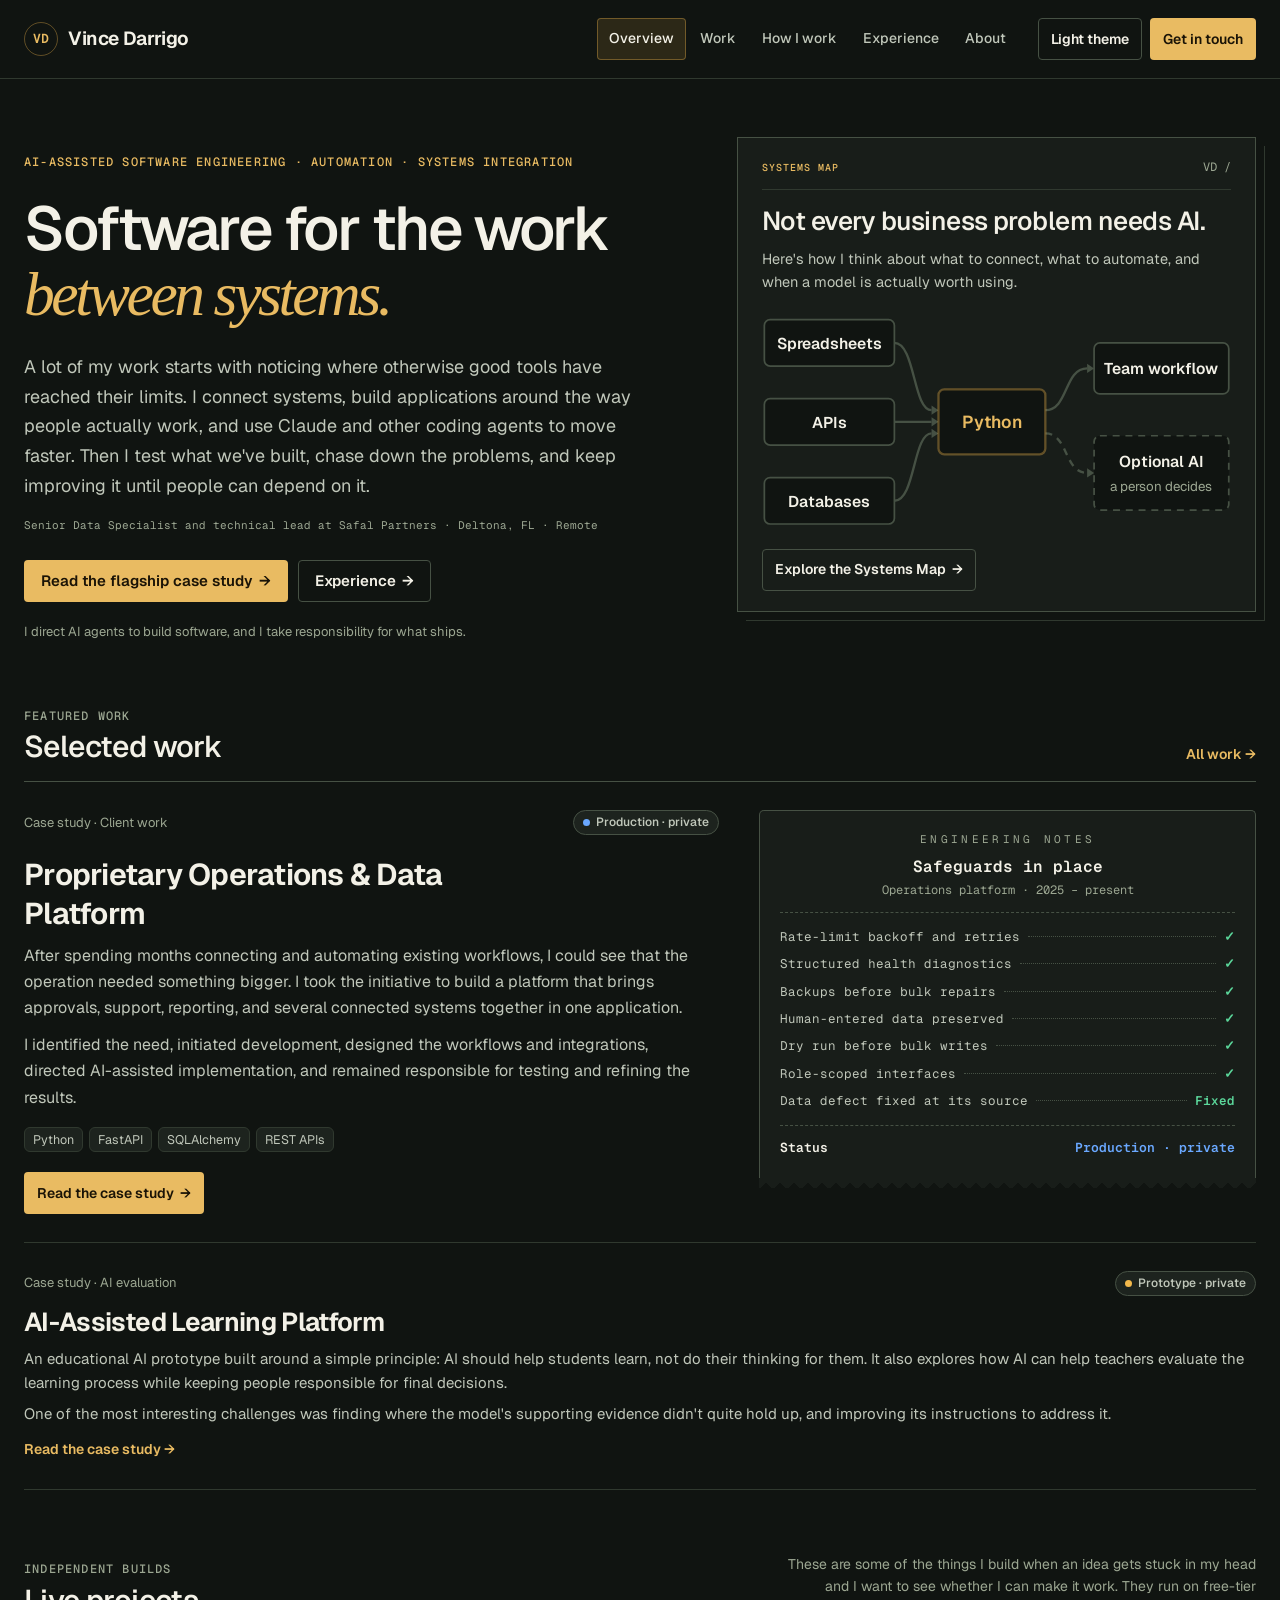
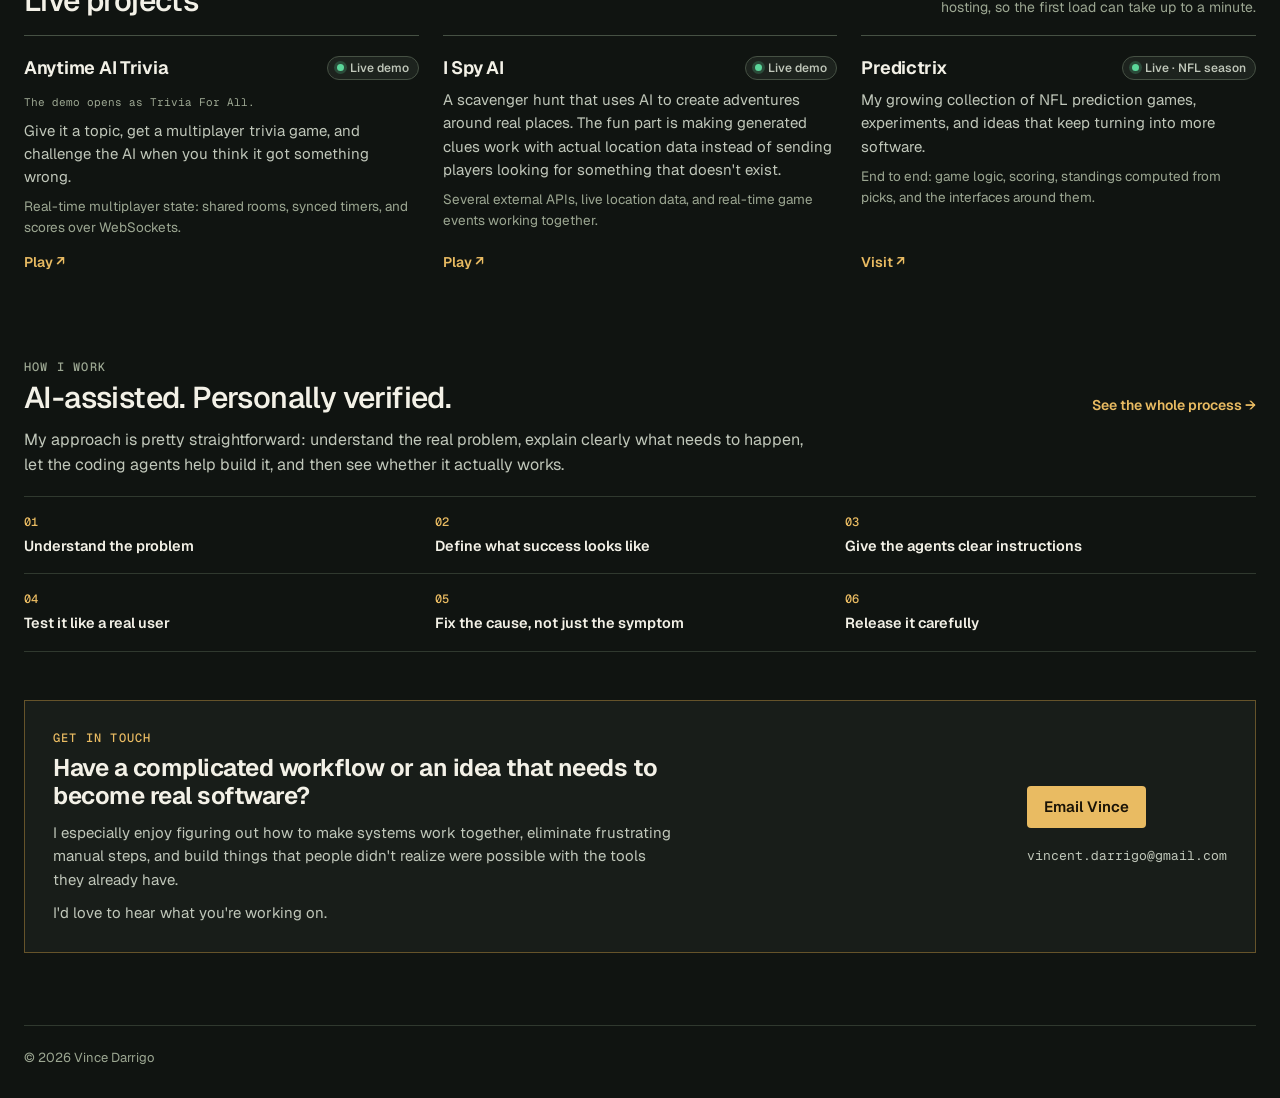
<file: index.html>
<!DOCTYPE html>
<html lang="en" data-theme="dark">
<head>
<meta charset="utf-8">
<meta name="viewport" content="width=device-width, initial-scale=1">
<title>Vince Darrigo · Software &amp; Systems Integration</title>
<meta name="description" content="Python applications, API integrations, and software for complex operational workflows. Explore Vince Darrigo’s case studies, live projects, and experience.">
<meta property="og:type" content="website">
<meta property="og:title" content="Vince Darrigo · Software &amp; Systems Integration">
<meta property="og:description" content="Software for the work between systems. Python applications, integrations, case studies, and live projects by Vince Darrigo.">
<meta property="og:url" content="https://vincentdarrigo.github.io/portfolio/">
<meta property="og:image" content="https://vincentdarrigo.github.io/portfolio/og.png">
<meta name="twitter:card" content="summary_large_image">
<link rel="icon" href="data:image/svg+xml,%3Csvg xmlns='http://www.w3.org/2000/svg' viewBox='0 0 32 32'%3E%3Crect width='32' height='32' rx='8' fill='%23f2b84b'/%3E%3Ctext x='16' y='21.5' font-family='Arial,sans-serif' font-size='14' font-weight='700' text-anchor='middle' fill='%231a1306'%3EVD%3C/text%3E%3C/svg%3E">
<link rel="preconnect" href="https://fonts.googleapis.com">
<link rel="preconnect" href="https://fonts.gstatic.com" crossorigin>
<link rel="stylesheet" href="https://fonts.googleapis.com/css2?family=Geist:wght@400..700&family=Geist+Mono:wght@400..600&display=swap">
<link rel="stylesheet" href="css/site.css">
<link rel="stylesheet" href="css/features.css">
<link rel="canonical" href="https://vincentdarrigo.github.io/portfolio/">
<script>
  // Apply the saved theme before first paint so there's no flash.
  try { var t = localStorage.getItem('vd-theme'); if (t === 'light' || t === 'dark') document.documentElement.dataset.theme = t; } catch (e) {}
  document.documentElement.classList.add('js');
</script>
</head>
<body>
<a class="skip" href="#main">Skip to content</a>

<div class="shell">

  <!-- ===================== Navigation ===================== -->
  <header class="side">
    <a class="brand" href="#/" aria-label="Vince Darrigo, home">
      <span class="brand-mark" aria-hidden="true">VD</span>
      <span class="brand-name">Vince Darrigo</span>
    </a>

    <nav class="nav" aria-label="Sections">
      <a href="#/" data-nav="/">
        <svg viewBox="0 0 24 24" aria-hidden="true"><rect x="3" y="3" width="7" height="9" rx="1.5"/><rect x="14" y="3" width="7" height="5" rx="1.5"/><rect x="14" y="12" width="7" height="9" rx="1.5"/><rect x="3" y="16" width="7" height="5" rx="1.5"/></svg>
        <span>Overview</span>
      </a>
      <a href="#/work" data-nav="/work">
        <svg viewBox="0 0 24 24" aria-hidden="true"><path d="M3 7.5A2.5 2.5 0 0 1 5.5 5H9l2 2.5h7.5A2.5 2.5 0 0 1 21 10v7.5a2.5 2.5 0 0 1-2.5 2.5h-13A2.5 2.5 0 0 1 3 17.5z"/></svg>
        <span>Work</span>
      </a>
      <a href="#/how-i-work" data-nav="/how-i-work">
        <svg viewBox="0 0 24 24" aria-hidden="true"><path d="M6 3h12v18l-3-2-3 2-3-2-3 2z"/><path d="M9 8h6M9 12h6M9 16h3"/></svg>
        <span>How I work</span>
      </a>
      <a href="#/experience" data-nav="/experience">
        <svg viewBox="0 0 24 24" aria-hidden="true"><rect x="3" y="7" width="18" height="13" rx="2"/><path d="M8.5 7V5.5A1.5 1.5 0 0 1 10 4h4a1.5 1.5 0 0 1 1.5 1.5V7M3 12.5h18"/></svg>
        <span>Experience</span>
      </a>
      <a href="#/about" data-nav="/about">
        <svg viewBox="0 0 24 24" aria-hidden="true"><circle cx="12" cy="8" r="4"/><path d="M4 21c.6-3.8 4-6 8-6s7.4 2.2 8 6"/></svg>
        <span>About</span>
      </a>
    </nav>


      <div class="topbar-actions">
        <button class="btn btn-ghost btn-sm" id="theme-toggle" type="button" aria-label="Switch to light theme"><svg class="tt-icon" viewBox="0 0 24 24" aria-hidden="true"><circle cx="12" cy="12" r="8"/><path d="M12 4a8 8 0 0 1 0 16z"/></svg><span class="tt-label">Light theme</span></button>
        <a class="btn btn-accent btn-sm" href="mailto:vincent.darrigo@gmail.com">Get in touch</a>
      </div>
  </header>

  <!-- ===================== Main ===================== -->
  <div class="main-col">


    <main id="main" tabindex="-1">

      <!-- ===================== Overview ===================== -->
      <section class="view overview" id="/" data-title="Overview">
        <div class="hero">
          <div class="hero-text">
            <p class="eyebrow">AI-assisted software engineering · Automation · Systems integration</p>
            <h1>Software for the work <em>between systems.</em></h1>
            <p class="lede">A lot of my work starts with noticing where otherwise good tools have reached their limits. I connect systems, build applications around the way people actually work, and use Claude and other coding agents to move faster. Then I test what we've built, chase down the problems, and keep improving it until people can depend on it.</p>
            <p class="hero-meta">Senior Data Specialist and technical lead at Safal Partners · Deltona, FL · Remote</p>
            <div class="btn-row">
              <a class="btn btn-accent" href="work/operations-platform/">Read the flagship case study <span aria-hidden="true">→</span></a>
              <a class="btn btn-ghost" href="#/experience">Experience <span aria-hidden="true">→</span></a>
            </div>
            <p class="hero-aside">I direct AI agents to build software, and I take responsibility for what ships.</p>
          </div>
          <section class="map-teaser" aria-labelledby="map-teaser-title">
            <div class="map-teaser-top"><span class="eyebrow">Systems Map</span><span class="map-teaser-mark" aria-hidden="true">VD /</span></div>
            <h2 id="map-teaser-title">Not every business problem needs AI.</h2>
            <p class="map-teaser-intro">Here's how I think about what to connect, what to automate, and when a model is actually worth using.</p>
            <a class="map-teaser-figure" href="#/work/systems-map" tabindex="-1" aria-hidden="true">
              <svg class="teaser-svg" viewBox="-2 0 404 184" focusable="false">
                <g class="m-edge"><path d="M112 24 C130 24 128 82 144 82"/><path class="m-head" d="M144 78 L150 82 L144 86 Z"/></g>
                <g class="m-edge"><path d="M112 92 L144 92"/><path class="m-head" d="M144 88 L150 92 L144 96 Z"/></g>
                <g class="m-edge"><path d="M112 160 C130 160 128 102 144 102"/><path class="m-head" d="M144 98 L150 102 L144 106 Z"/></g>
                <g class="m-edge"><path d="M242 82 C262 82 258 46 278 46"/><path class="m-head" d="M278 42 L284 46 L278 50 Z"/></g>
                <g class="m-edge m-optional"><path d="M242 102 C262 102 258 136 278 136"/><path class="m-head" d="M278 132 L284 136 L278 140 Z"/></g>
                <g class="m-node"><rect x="0" y="4" width="112" height="40" rx="5"/><text class="m-title" x="56" y="29">Spreadsheets</text></g>
                <g class="m-node"><rect x="0" y="72" width="112" height="40" rx="5"/><text class="m-title" x="56" y="97">APIs</text></g>
                <g class="m-node"><rect x="0" y="140" width="112" height="40" rx="5"/><text class="m-title" x="56" y="165">Databases</text></g>
                <g class="m-node m-core"><rect x="150" y="64" width="92" height="56" rx="5"/><text class="m-title" x="196" y="97">Python</text></g>
                <g class="m-node"><rect x="284" y="24" width="116" height="44" rx="5"/><text class="m-title" x="342" y="51">Team workflow</text></g>
                <g class="m-node m-optional"><rect x="284" y="104" width="116" height="64" rx="5"/><text class="m-title" x="342" y="131">Optional AI</text><text class="m-sub" x="342" y="152">a person decides</text></g>
              </svg>
            </a>
            <a class="btn btn-ghost btn-sm" href="#/work/systems-map">Explore the Systems Map <span aria-hidden="true">→</span></a>
          </section>
        </div>

        <div class="section-head">
          <div>
            <p class="eyebrow eyebrow-muted">Featured work</p>
            <h2>Selected work</h2>
          </div>
          <a class="link-arrow" href="#/work">All work <span aria-hidden="true">→</span></a>
        </div>

        <div class="feature" style="--c: var(--c-blue)">
          <div class="feature-text">
            <div class="card-top"><span class="card-cat">Case study · Client work</span><span class="pill pill-prod">Production · private</span></div>
            <h3>Proprietary Operations &amp; Data Platform</h3>
            <p class="card-line">After spending months connecting and automating existing workflows, I could see that the operation needed something bigger. I took the initiative to build a platform that brings approvals, support, reporting, and several connected systems together in one application.</p>
            <p class="card-line">I identified the need, initiated development, designed the workflows and integrations, directed AI-assisted implementation, and remained responsible for testing and refining the results.</p>
            <ul class="tags"><li>Python</li><li>FastAPI</li><li>SQLAlchemy</li><li>REST APIs</li></ul>
            <a class="btn btn-accent btn-sm feature-cta" href="work/operations-platform/">Read the case study <span aria-hidden="true">→</span></a>
          </div>

          <div class="receipt" aria-labelledby="receipt-title">
            <div class="receipt-head">
              <p class="receipt-kicker">Engineering notes</p>
              <h4 id="receipt-title">Safeguards in place</h4>
              <p class="receipt-sub">Operations platform · 2025 – present</p>
            </div>
            <dl class="receipt-lines">
              <div><dt>Rate-limit backoff and retries</dt><dd>✓<span class="sr-only"> in place</span></dd></div>
              <div><dt>Structured health diagnostics</dt><dd>✓<span class="sr-only"> in place</span></dd></div>
              <div><dt>Backups before bulk repairs</dt><dd>✓<span class="sr-only"> in place</span></dd></div>
              <div><dt>Human-entered data preserved</dt><dd>✓<span class="sr-only"> in place</span></dd></div>
              <div><dt>Dry run before bulk writes</dt><dd>✓<span class="sr-only"> in place</span></dd></div>
              <div><dt>Role-scoped interfaces</dt><dd>✓<span class="sr-only"> in place</span></dd></div>
              <div><dt>Data defect fixed at its source</dt><dd>Fixed</dd></div>
            </dl>
            <div class="receipt-total"><span>Status</span><span>Production · private</span></div>
          </div>
        </div>

        <a class="card card-row" href="work/learning-platform/" style="--c: var(--c-amber)">
          <div class="card-top"><span class="card-cat">Case study · AI evaluation</span><span class="pill pill-proto">Prototype · private</span></div>
          <h3>AI-Assisted Learning Platform</h3>
          <p class="card-line">An educational AI prototype built around a simple principle: AI should help students learn, not do their thinking for them. It also explores how AI can help teachers evaluate the learning process while keeping people responsible for final decisions.</p>
          <p class="card-line">One of the most interesting challenges was finding where the model's supporting evidence didn't quite hold up, and improving its instructions to address it.</p>
          <span class="explore">Read the case study <span aria-hidden="true">→</span></span>
        </a>

        <div class="section-head">
          <div>
            <p class="eyebrow eyebrow-muted">Independent builds</p>
            <h2>Live projects</h2>
          </div>
          <p class="section-note">These are some of the things I build when an idea gets stuck in my head and I want to see whether I can make it work. They run on free-tier hosting, so the first load can take up to a minute.</p>
        </div>
        <div class="builds">
          <div class="build" style="--c: var(--c-violet)">
            <div class="card-top"><h3>Anytime AI Trivia</h3><span class="pill pill-live">Live demo</span></div>
            <p class="build-demo-note">The demo opens as Trivia For All.</p>
            <p class="build-what">Give it a topic, get a multiplayer trivia game, and challenge the AI when you think it got something wrong.</p>
            <p class="build-lesson">Real-time multiplayer state: shared rooms, synced timers, and scores over WebSockets.</p>
            <a class="link-arrow" href="https://trivia-app-qgwf.onrender.com" target="_blank" rel="noopener" aria-label="Play Anytime AI Trivia (opens in a new tab)">Play <span aria-hidden="true">↗</span></a>
          </div>
          <div class="build" style="--c: var(--c-teal)">
            <div class="card-top"><h3>I Spy AI</h3><span class="pill pill-live">Live demo</span></div>
            <p class="build-what">A scavenger hunt that uses AI to create adventures around real places. The fun part is making generated clues work with actual location data instead of sending players looking for something that doesn't exist.</p>
            <p class="build-lesson">Several external APIs, live location data, and real-time game events working together.</p>
            <a class="link-arrow" href="https://ai-mazing-race.onrender.com" target="_blank" rel="noopener" aria-label="Play I Spy AI (opens in a new tab)">Play <span aria-hidden="true">↗</span></a>
          </div>
          <div class="build" style="--c: var(--c-green)">
            <div class="card-top"><h3>Predictrix</h3><span class="pill pill-live">Live · NFL season</span></div>
            <p class="build-what">My growing collection of NFL prediction games, experiments, and ideas that keep turning into more software.</p>
            <p class="build-lesson">End to end: game logic, scoring, standings computed from picks, and the interfaces around them.</p>
            <a class="link-arrow" href="https://predictrix.app" target="_blank" rel="noopener" aria-label="Visit Predictrix (opens in a new tab)">Visit <span aria-hidden="true">↗</span></a>
          </div>
        </div>

        <div class="section-head">
          <div>
            <p class="eyebrow eyebrow-muted">How I work</p>
            <h2>AI-assisted. Personally verified.</h2>
          </div>
          <a class="link-arrow" href="#/how-i-work">See the whole process <span aria-hidden="true">→</span></a>
        </div>
        <p class="section-intro">My approach is pretty straightforward: understand the real problem, explain clearly what needs to happen, let the coding agents help build it, and then see whether it actually works.</p>
        <ol class="loop">
          <li><span>01</span>Understand the problem</li>
          <li><span>02</span>Define what success looks like</li>
          <li><span>03</span>Give the agents clear instructions</li>
          <li><span>04</span>Test it like a real user</li>
          <li><span>05</span>Fix the cause, not just the symptom</li>
          <li><span>06</span>Release it carefully</li>
        </ol>

        <div class="cta">
          <div>
            <p class="eyebrow">Get in touch</p>
            <h2>Have a complicated workflow or an idea that needs to become real software?</h2>
            <p>I especially enjoy figuring out how to make systems work together, eliminate frustrating manual steps, and build things that people didn't realize were possible with the tools they already have.</p>
            <p>I'd love to hear what you're working on.</p>
          </div>
          <div class="cta-actions">
            <a class="btn btn-accent" href="mailto:vincent.darrigo@gmail.com">Email Vince</a>
            <p class="cta-email">vincent.darrigo@gmail.com</p>
          </div>
        </div>
      </section>

      <!-- ===================== Work ===================== -->
      <section class="view" id="/work" data-title="Work">
        <div class="page-head">
          <div>
            <p class="eyebrow">Work</p>
            <h1>Case studies and builds</h1>
          </div>
          <p class="page-head-note">Client work is anonymized: no client names, data, screenshots, or private links. Each case study says what's in production, what's a prototype, and what you can check yourself.</p>
        </div>

        <div class="cards cards-2">
          <a class="card card-wide" href="work/operations-platform/" style="--c: var(--c-blue)">
            <div class="card-top"><span class="card-cat">Case study · Client work · 2025 – present</span><span class="pill pill-prod">Production · private</span></div>
            <div class="card-title-row"><h2>Proprietary Operations &amp; Data Platform</h2><ul class="tags"><li>Python</li><li>FastAPI</li><li>SQLAlchemy</li><li>REST APIs</li></ul></div>
            <p class="card-line">A multi-role application for a large, multi-stakeholder operational program. I proposed and initiated it after automating the original workflows. Inside: reconciliation across several sources, unattended synchronization that recovers from routine failures, and views scoped to each role.</p>
            <span class="explore card-foot-solo">Read the case study <span aria-hidden="true">→</span></span>
          </a>
          <a class="card card-wide" href="work/learning-platform/" style="--c: var(--c-amber)">
            <div class="card-top"><span class="card-cat">Case study · AI evaluation</span><span class="pill pill-proto">Prototype · private</span></div>
            <div class="card-title-row"><h2>AI-Assisted Learning Platform</h2><ul class="tags"><li>FastAPI</li><li>React</li><li>TypeScript</li><li>PostgreSQL</li><li>OpenAI models</li></ul></div>
            <p class="card-line">An AI tutor that guides instead of answering, evaluation criteria built on observable behavior, and model-drafted assessments that stay advisory until a teacher reviews them. It also covers a prompt problem I found in testing and how I fixed it.</p>
            <span class="explore card-foot-solo">Read the case study <span aria-hidden="true">→</span></span>
          </a>
          <a class="card card-wide" href="#/work/systems-map" style="--c: var(--c-teal)">
            <div class="card-top"><span class="card-cat">Interactive · How I decide</span><span class="pill pill-req">Illustrative</span></div>
            <div class="card-title-row"><h2>Systems Map</h2><ul class="tags"><li>Python</li><li>Integrations</li><li>When AI is worth it</li></ul></div>
            <p class="card-line">Not every problem needs AI. Pick a business problem and see what I'd connect, what I'd automate with plain Python, and where a model might actually help.</p>
            <span class="explore card-foot-solo">Explore the Systems Map <span aria-hidden="true">→</span></span>
          </a>
        </div>

        <div class="section-head">
          <div>
            <p class="eyebrow eyebrow-muted">Independent builds</p>
            <h2>Live projects</h2>
          </div>
          <p class="section-note">These are some of the things I build when an idea gets stuck in my head and I want to see whether I can make it work. They run on free-tier hosting, so the first load can take up to a minute. Source code is private.</p>
        </div>
        <div class="builds builds-media">
          <div class="build" style="--c: var(--c-violet)">
            <a class="shot-link" href="img/trivia.jpg" target="_blank" rel="noopener"><img src="img/trivia.jpg" width="1792" height="942" loading="lazy" alt="The current Trivia For All start screen with four options: Host (AI Mode), Host (Local File), Join Game, and Watch Game."></a>
            <div class="card-top"><h3>Anytime AI Trivia</h3><span class="pill pill-live">Live demo</span></div>
            <p class="build-demo-note">The demo opens as Trivia For All.</p>
            <p class="build-what">Give it a topic, get a multiplayer trivia game, and challenge the AI when you think it got something wrong.</p>
            <p class="build-lesson">Rooms, synced timers, and a shared scoreboard over WebSockets. When a player challenges an AI ruling, the reasoning is shown to the whole room.</p>
            <ul class="tags"><li>FastAPI</li><li>WebSockets</li><li>GPT-4o</li></ul>
            <a class="link-arrow" href="https://trivia-app-qgwf.onrender.com" target="_blank" rel="noopener" aria-label="Play Anytime AI Trivia (opens in a new tab)">Play <span aria-hidden="true">↗</span></a>
          </div>
          <div class="build" style="--c: var(--c-teal)">
            <a class="shot-link" href="img/ispy.jpg" target="_blank" rel="noopener"><img src="img/ispy.jpg" width="1280" height="720" loading="lazy" alt="I Spy AI's mission setup screen: choose I Spy AI or I Spy A Pie, name a team, host or join a race, pick a city, number of locations, and difficulty, then generate a route."></a>
            <div class="card-top"><h3>I Spy AI</h3><span class="pill pill-live">Live demo</span></div>
            <p class="build-what">A scavenger hunt that uses AI to create adventures around real places. The fun part is making generated clues work with actual location data instead of sending players looking for something that doesn't exist.</p>
            <p class="build-lesson">Model-written clues grounded by Google Places data, privacy blurring with Cloud Vision, and live game events over Socket.IO.</p>
            <ul class="tags"><li>Flask</li><li>Socket.IO</li><li>Google Maps</li><li>GPT-4o</li></ul>
            <a class="link-arrow" href="https://ai-mazing-race.onrender.com" target="_blank" rel="noopener" aria-label="Play I Spy AI (opens in a new tab)">Play <span aria-hidden="true">↗</span></a>
          </div>
          <div class="build" style="--c: var(--c-green)">
            <a class="shot-link" href="img/predictrix.jpg" target="_blank" rel="noopener"><img src="img/predictrix.jpg" width="1280" height="720" loading="lazy" alt="The predictrix.app home page, offering the Predictrix Championship Series and Standalone Competitions."></a>
            <div class="card-top"><h3>Predictrix</h3><span class="pill pill-live">Live · NFL season</span></div>
            <p class="build-what">My growing collection of NFL prediction games, experiments, and ideas that keep turning into more software.</p>
            <p class="build-lesson">A season-long championship and standalone competitions: player picks flow into computed standings and a public leaderboard that needs no sign-up.</p>
            <ul class="tags"><li>Python</li><li>Django REST</li><li>React</li></ul>
            <a class="link-arrow" href="https://predictrix.app" target="_blank" rel="noopener" aria-label="Visit Predictrix (opens in a new tab)">Visit <span aria-hidden="true">↗</span></a>
          </div>
        </div>
      </section>

      <!-- ===================== Case study: operations platform ===================== -->
      <article class="view study" id="/work/operations-platform" data-title="Operations & Data Platform" style="--c: var(--c-blue)">
        <a class="back" href="#/work"><span aria-hidden="true">←</span> All work</a>
        <div class="study-head">
          <div>
            <p class="eyebrow">Case study · Client work</p>
            <h1>Proprietary Operations &amp; Data Platform</h1>
          </div>
          <div class="study-actions">
            <span class="pill pill-prod">Production · private</span>
            <a class="btn btn-ghost btn-sm" href="mailto:vincent.darrigo@gmail.com?subject=Your%20operations%20platform%20case%20study">Ask about this work</a>
          </div>
        </div>
        <p class="study-lede-strong">An internal multi-role application behind a large, multi-stakeholder operational program.</p>
        <p class="study-lede">After months spent connecting and automating existing workflows, I saw that the operation needed a real application to keep growing. I proposed and initiated the platform, then led the work of connecting the systems and refining it with the people who use it. Today it handles approvals, task routing, support, and reporting, and keeps several existing business systems in step through Python services and APIs. A newer database-backed generation, built on PostgreSQL, has been built and demonstrated; production still runs on the original platform.</p>

        <dl class="facts">
          <div><dt>My role</dt><dd>Initiated it · technical lead</dd></div>
          <div><dt>Timeline</dt><dd>April 2025 – present</dd></div>
          <div><dt>Status</dt><dd>Production · private</dd></div>
          <div><dt>Stack</dt><dd>Production: Python, FastAPI, SQLAlchemy, SQLite, REST APIs. Next generation: PostgreSQL.</dd></div>
        </dl>

        <figure class="flows">
          <div class="flow-block">
            <p class="flow-title">Data synchronization</p>
            <ol class="flow">
              <li>Several sources</li>
              <li>Reconcile</li>
              <li class="flow-gate">Dry run first</li>
              <li>Two-way sync</li>
              <li>Team working files</li>
            </ol>
          </div>
          <div class="flow-block">
            <p class="flow-title">AI-assisted support · in development</p>
            <ol class="flow">
              <li>Request arrives</li>
              <li>Model classifies it</li>
              <li>Model researches</li>
              <li>Proposed action</li>
              <li class="flow-gate">A person approves</li>
              <li>Change is made</li>
            </ol>
          </div>
          <figcaption>Simplified and generic: no client systems, identifiers, or data. The support flow shows the approval boundary as designed.</figcaption>
        </figure>

        <section class="prose">
          <h2>The problem</h2>
          <p>The program's work was spread across several business systems, joined by manual handoffs and standalone scripts. The rules changed mid-cycle, the workload was large, and the people doing the work couldn't stop while the software caught up.</p>
        </section>

        <section class="prose">
          <h2>What I owned</h2>
          <ul class="checks">
            <li>Proposing the application in the first place, after building the workflow automations it replaced.</li>
            <li>Turning shifting stakeholder requirements into workflows and detailed task instructions for coding agents.</li>
            <li>Designing the data flows, integrations, and the schema for the database-backed version.</li>
            <li>Directing Claude and other coding agents, then reviewing what they produced.</li>
            <li>Validating UI behavior and edge cases in the browser, and troubleshooting frontend and backend interactions.</li>
            <li>Deciding when a change was ready to reach the people who depend on it.</li>
          </ul>
        </section>

        <div class="section-head"><div><p class="eyebrow eyebrow-muted">The hard parts</p><h2>Engineering decisions</h2></div></div>
        <div class="tiles">
          <div class="tile">
            <h3>Mid-cycle reconciliation workflow</h3>
            <p>Built during a live cycle: distinct data sources reconciled into team working files, with updates flowing both ways.</p>
            <p class="tile-label">The decision</p>
            <p>Two-way sync means two writers. The workflow had to keep team files and the central record consistent while people kept working in them.</p>
          </div>
          <div class="tile">
            <h3>Unattended synchronization</h3>
            <p>Scheduled synchronization across many working files, with no one watching.</p>
            <p class="tile-label">The decision</p>
            <p>Treat rate limits and partial API failures as normal. The sync backs off and retries, reports structured health information, and preserves what people entered by hand. Bulk changes run as a dry run first, and repairs back up each file before touching it.</p>
          </div>
          <div class="tile">
            <h3>Permission-aware interfaces</h3>
            <p>Role-specific views in one application, replacing direct work in shared spreadsheets.</p>
            <p class="tile-label">The decision</p>
            <p>Each role sees and changes only what it should, while the systems underneath stay in sync.</p>
          </div>
          <div class="tile">
            <h3>Human-in-the-loop AI support workflow</h3>
            <p>A workflow designed so that a model classifies and researches incoming support requests and prepares a proposed action.</p>
            <p class="tile-label">The boundary</p>
            <p>The model proposes. A person approves before anything consequential changes.</p>
            <p class="tile-label">Status</p>
            <p>Designed and in development. I'm not presenting it as a production feature.</p>
          </div>
          <div class="tile">
            <h3>Production data-integrity repair</h3>
            <p>Diagnosed a live data-integrity problem and reconstructed the affected records from the source system's revision history.</p>
            <p class="tile-label">The decision</p>
            <p>Fixing the records wasn't enough. I traced the problem to a defect in the upstream template and fixed it there, so the same failure is less likely to come back.</p>
          </div>
          <div class="tile">
            <h3>Database-backed next generation</h3>
            <p>PostgreSQL with relational models, versioned migrations, and automated tests, moving toward managed integrations and centralized data-access boundaries.</p>
            <p class="tile-label">Status</p>
            <p>Built and demonstrated to stakeholders. Production still runs on the original platform.</p>
          </div>
        </div>

        <div class="callout">
          <p class="callout-label">Validation</p>
          <p>I personally validate UI behavior and edge cases in the browser, and troubleshoot the interactions between frontend and backend when something's off. The data-integrity repair is the clearest example of the principle: restore the records, then find and fix what caused them to break.</p>
        </div>

        <section class="prose">
          <h2>Outcome</h2>
          <p>A working production capability the program relies on, and specific problems solved along the way: a reconciliation workflow delivered in the middle of a live cycle, synchronization that recovers from routine API failures without losing human edits, and a data defect fixed at its source. Demonstrations of the newer generation helped establish confidence in the platform and opened discussions about expanding its responsibilities.</p>
        </section>

        <div class="evidence">
          <h2>What you can check</h2>
          <ul>
            <li><span class="pill pill-prod">Private</span><span>This is a proprietary client system. There's no public source, production demo, or screenshots, and no client data on this site.</span></li>
            <li><span class="pill pill-req">On request</span><span>I'm glad to walk through the design decisions (synchronization, recovery, data protection, and approvals) in an interview.</span></li>
          </ul>
        </div>
        <nav class="study-nav" aria-label="More work"><a href="#/work">All work</a><a href="work/learning-platform/">Next: AI-Assisted Learning Platform <span aria-hidden="true">→</span></a></nav>
      </article>

      <!-- ===================== Case study: learning platform ===================== -->
      <article class="view study" id="/work/learning-platform" data-title="AI-Assisted Learning Platform" style="--c: var(--c-amber)">
        <a class="back" href="#/work"><span aria-hidden="true">←</span> All work</a>
        <div class="study-head">
          <div>
            <p class="eyebrow">Case study · AI evaluation</p>
            <h1>AI-Assisted Learning Platform</h1>
          </div>
          <div class="study-actions">
            <span class="pill pill-proto">Prototype · private</span>
            <a class="btn btn-ghost btn-sm" href="mailto:vincent.darrigo@gmail.com?subject=Your%20learning%20platform%20case%20study">Ask about this work</a>
          </div>
        </div>
        <p class="study-lede-strong">An educational AI prototype built around a simple principle: AI should help students learn, not do their thinking for them.</p>
        <p class="study-lede">It also explores how AI can help teachers evaluate the learning process while keeping people responsible for final decisions. The platform looks at how a student works with an AI tutor, not only at what they turn in: whether they set a goal, ask clearly, check what comes back, and stay honest about which work is theirs. The prototype has separate views for students, teachers, parents, and administrators.</p>

        <dl class="facts">
          <div><dt>Status</dt><dd>Prototype · private</dd></div>
          <div><dt>Focus</dt><dd>Prompt evaluation and human review</dd></div>
          <div><dt>Built with</dt><dd>Python, FastAPI, React, TypeScript, PostgreSQL, OpenAI models</dd></div>
        </dl>

        <section class="prose">
          <h2>The problem</h2>
          <p>A finished assignment says little about how a student used AI to produce it. The goal was to assess the process, using the tutoring conversation as evidence, without letting a model make grading decisions on its own.</p>
        </section>

        <div class="section-head"><div><p class="eyebrow eyebrow-muted">What I built</p><h2>Scope</h2></div></div>
        <div class="tiles">
          <div class="tile">
            <h3>A tutor that guides</h3>
            <p>The tutor is designed to ask guiding questions rather than write the work for the student.</p>
          </div>
          <div class="tile">
            <h3>Structured evaluation criteria</h3>
            <p>Each criterion is defined by observable behaviors a teacher can point to in the conversation, not by a general impression.</p>
          </div>
          <div class="tile">
            <h3>Model-drafted, teacher-reviewed</h3>
            <p>The model drafts an assessment and flags supporting evidence from the conversation.</p>
            <p class="tile-label">The boundary</p>
            <p>The model's draft is labeled as the AI's. A teacher records their own judgment for each criterion beside it, and only then is the work marked teacher-reviewed.</p>
          </div>
          <div class="tile">
            <h3>Role-specific views and curriculum tools</h3>
            <p>Separate experiences for each role, plus tools that turn uploaded course documents into lessons.</p>
          </div>
        </div>

        <div class="callout">
          <p class="callout-label">Evaluating and correcting the model</p>
          <p>An early QA pass found that the model's evidence suggestions were often false positives: it matched a student's general impression instead of observable behavior. I rewrote the prompt to ground each suggestion in an explicit checklist of observable behaviors for that criterion and to name the specific behavior it matched. A small read-only retest on the same submissions showed fewer false positives without losing the genuine match, and the teacher's review stays the final word.</p>
        </div>

        <section class="eval-example" aria-labelledby="eval-example-title">
          <p class="eyebrow">Invented example / no model call</p><h2 id="eval-example-title">What counts as evidence?</h2>
          <p>This illustrates the distinction behind the prompt correction. It is not a real student's work or a recorded evaluation result.</p>
          <div class="eval-pair"><div><h3>A vague claim</h3><blockquote>“I checked the answer. It looks right.”</blockquote><p>This does not name an observable checking action. A model should not infer one from confidence.</p></div><div><h3>An observable action</h3><blockquote>“I compared the date with the museum catalogue and corrected the year in my draft.”</blockquote><p>The statement names what was checked, how, and what changed. A teacher still makes the judgment.</p></div></div>
          <details><summary>Inspect the illustrative instruction</summary><pre>Suggest evidence only when a quoted conversation turn names an observable action for the criterion. Cite the turn and the action. If the behavior is absent or ambiguous, return insufficient evidence. Do not infer verification from a general claim of confidence.</pre></details>
        </section>

        <div class="evidence">
          <h2>What you can check</h2>
          <ul>
            <li><span class="pill pill-proto">Private</span><span>This is a private prototype, so there's no public link from this site.</span></li>
            <li><span class="pill pill-req">On request</span><span>Details are available on request, including how the evaluation criteria and prompts are structured.</span></li>
          </ul>
        </div>
        <nav class="study-nav" aria-label="More work"><a href="work/operations-platform/"><span aria-hidden="true">←</span> Operations &amp; Data Platform</a><a href="#/work">All work <span aria-hidden="true">→</span></a></nav>
      </article>

      <!-- ===================== Systems Map ===================== -->
      <section class="view systems-page" id="/work/systems-map" data-title="Systems Map">
        <a class="back" href="#/work"><span aria-hidden="true">←</span> All work</a>
        <div class="page-head">
          <div>
            <p class="eyebrow">Systems Map</p>
            <h1>Not every problem needs AI. Every problem needs the right solution.</h1>
          </div>
        </div>
        <div class="map-intro">
          <p>A lot of my work happens between systems that weren't designed to work together. Spreadsheets, databases, APIs, documents, and people all need to exchange information, and somewhere in the middle, something has to make sense of it. That's where I do some of my favorite work.</p>
          <p>I use Python to connect the pieces, organize the rules, automate the repetitive work, and build applications around the people who use them. AI coding agents help me build those solutions faster than I could have imagined a few years ago. But whether the finished application needs AI running inside it is an entirely different question.</p>
        </div>

        <div id="systems-map" class="map">
          <div class="section-head"><div><p class="eyebrow eyebrow-muted">Interactive</p><h2>Explore the connections</h2></div></div>
          <p class="section-intro">Select a business problem to see how I'd approach it, which technologies make sense, where AI might help, and where I'd deliberately leave it out.</p>
          <fieldset class="map-scenarios">
            <legend class="sr-only">Business problems</legend>
            <label><input type="radio" name="map-scenario" value="rate" checked><span>An API rate-limits requests<small>Standard Python</small></span></label>
            <label><input type="radio" name="map-scenario" value="records"><span>Records disagree across systems<small>Standard Python</small></span></label>
            <label><input type="radio" name="map-scenario" value="support"><span>A support request arrives as free text<small>AI may help · a person reviews</small></span></label>
            <label><input type="radio" name="map-scenario" value="learning"><span>Assessing evidence of learning<small>AI may help · a teacher reviews</small></span></label>
            <label><input type="radio" name="map-scenario" value="reports"><span>Reports from structured records<small>Standard Python</small></span></label>
          </fieldset>
          <figure class="map-figure">
            <svg class="map-svg" viewBox="-4 -4 1008 392" role="img" aria-labelledby="map-svg-title map-svg-desc" focusable="false">
              <title id="map-svg-title">Systems Map</title>
              <desc id="map-svg-desc">Spreadsheets, forms and files, business APIs, and databases feed Python services, which handle validation, business rules, and API integration. Python drives team workflows and a layer of checks and recovery directly. An optional AI service branches off Python, and a person decides what to do with its suggestion before anything reaches the team workflow.</desc>
              <g class="m-edge" data-edge="e-sheets"><path d="M190 48 C230 48 226 140 262 140"/><path class="m-head" d="M262 135 L270 140 L262 145 Z"/></g>
              <g class="m-edge" data-edge="e-files"><path d="M190 140 C230 140 226 172 262 172"/><path class="m-head" d="M262 167 L270 172 L262 177 Z"/></g>
              <g class="m-edge" data-edge="e-apis"><path d="M190 232 C230 232 226 204 262 204"/><path class="m-head" d="M262 199 L270 204 L262 209 Z"/></g>
              <g class="m-edge" data-edge="e-db"><path d="M190 324 C230 324 226 236 262 236"/><path class="m-head" d="M262 231 L270 236 L262 241 Z"/></g>
              <g class="m-edge" data-edge="e-app"><path d="M490 130 C650 130 640 61 792 61"/><path class="m-head" d="M792 56 L800 61 L792 66 Z"/></g>
              <g class="m-edge" data-edge="e-guard"><path d="M490 246 C650 246 640 331 792 331"/><path class="m-head" d="M792 326 L800 331 L792 336 Z"/></g>
              <g class="m-edge m-optional" data-edge="e-ai"><path d="M490 190 L552 190"/><path class="m-head" d="M552 185 L560 190 L552 195 Z"/><text class="m-label" x="525" y="179">optional</text></g>
              <g class="m-edge m-optional" data-edge="e-review"><path d="M730 190 L792 190"/><path class="m-head" d="M792 185 L800 190 L792 195 Z"/></g>
              <g class="m-edge" data-edge="e-back"><path d="M900 158 L900 114"/><path class="m-head" d="M895 114 L900 106 L905 114 Z"/></g>
              <g class="m-node" data-node="sheets"><rect x="0" y="16" width="190" height="64" rx="6"/><text class="m-title" x="95" y="44">Spreadsheets</text><text class="m-sub" x="95" y="64">shared working files</text></g>
              <g class="m-node" data-node="files"><rect x="0" y="108" width="190" height="64" rx="6"/><text class="m-title" x="95" y="136">Forms &amp; files</text><text class="m-sub" x="95" y="156">requests · uploads</text></g>
              <g class="m-node" data-node="apis"><rect x="0" y="200" width="190" height="64" rx="6"/><text class="m-title" x="95" y="228">Business APIs</text><text class="m-sub" x="95" y="248">tools teams already use</text></g>
              <g class="m-node" data-node="db"><rect x="0" y="292" width="190" height="64" rx="6"/><text class="m-title" x="95" y="320">Databases</text><text class="m-sub" x="95" y="340">system of record</text></g>
              <g class="m-node m-core" data-node="python"><rect x="270" y="96" width="220" height="184" rx="6"/><text class="m-title" x="380" y="148">Python services</text><text class="m-sub" x="380" y="178">validation</text><text class="m-sub" x="380" y="200">business rules</text><text class="m-sub" x="380" y="222">API integration</text></g>
              <g class="m-node m-optional" data-node="ai"><rect x="560" y="158" width="170" height="64" rx="6"/><text class="m-title" x="645" y="186">Optional AI</text><text class="m-sub" x="645" y="206">one scoped task</text></g>
              <g class="m-node" data-node="review"><rect x="800" y="158" width="200" height="64" rx="6"/><text class="m-title" x="900" y="186">A person decides</text><text class="m-sub" x="900" y="206">approve or override</text></g>
              <g class="m-node" data-node="app"><rect x="800" y="16" width="200" height="90" rx="6"/><text class="m-title" x="900" y="46">Team workflows</text><text class="m-sub" x="900" y="68">apps · dashboards</text><text class="m-sub" x="900" y="88">reports · approvals</text></g>
              <g class="m-node" data-node="guard"><rect x="800" y="286" width="200" height="90" rx="6"/><text class="m-title" x="900" y="316">Checks &amp; recovery</text><text class="m-sub" x="900" y="338">diagnostics · retries</text><text class="m-sub" x="900" y="358">backups · permissions</text></g>
            </svg>
            <div class="map-stack">
              <ul class="ms-in">
                <li data-node="sheets">Spreadsheets</li>
                <li data-node="files">Forms &amp; files</li>
                <li data-node="apis">Business APIs</li>
                <li data-node="db">Databases</li>
              </ul>
              <p class="ms-arrow" aria-hidden="true">↓</p>
              <p class="ms-core" data-node="python"><strong>Python services</strong><span>validation · business rules · API integration</span></p>
              <p class="ms-arrow" aria-hidden="true">↓</p>
              <ul class="ms-out">
                <li data-node="app"><strong>Team workflows</strong><span>apps · dashboards · reports · approvals</span></li>
                <li data-node="guard"><strong>Checks &amp; recovery</strong><span>diagnostics · retries · backups · permissions</span></li>
                <li class="ms-branch"><span class="ms-ai" data-node="ai"><strong>Optional AI</strong><span>one scoped task</span></span><span class="ms-then" aria-hidden="true">→</span><span data-node="review"><strong>A person decides</strong><span>then the workflow runs</span></span></li>
              </ul>
            </div>
            <figcaption>These are simplified synthetic examples. The map is not a live production topology or a disclosure of client systems. Dashed lines mark the optional AI path.</figcaption>
          </figure>
          <p id="map-status" class="sr-only" aria-live="polite"></p>
          <div class="map-details">
          <article class="map-detail" id="map-rate" data-nodes="apis python guard" data-edges="e-apis e-guard" data-summary="An API rate-limits requests: standard Python. Highlighted: business APIs, Python services, checks and recovery." aria-labelledby="map-rate-title">
            <div class="map-detail-head"><h3 id="map-rate-title">An API rate-limits requests</h3><p class="map-verdict">Standard Python</p></div>
            <dl class="map-facts">
              <div><dt>The problem</dt><dd>An integration starts getting HTTP 429 (“too many requests”) responses from a business API.</dd></div>
              <div><dt>How I'd approach it</dt><dd>Stay inside the rate limit, retry with bounded exponential backoff, and log a structured outcome so an unattended job never fails silently.</dd></div>
              <div><dt>Where AI fits</dt><dd>Nowhere at runtime. The rules are known in advance, and calling a model on every failure would add cost and guesswork without making anything more reliable.</dd></div>
            </dl>
            <ol class="flow" aria-label="Steps"><li>Response detected</li><li>Back off and retry</li><li class="flow-gate">Record the outcome, or escalate when retries run out</li></ol>
            <p class="map-provenance"><span class="pill pill-prod">In production</span><span>The production platform's sync handles rate limits this way. The picture is simplified, and retries reduce failures; they can't promise every request succeeds.</span></p>
          </article>
          <article class="map-detail" id="map-records" data-nodes="sheets apis db python app" data-edges="e-sheets e-apis e-db e-app" data-summary="Records disagree across systems: standard Python. Highlighted: spreadsheets, business APIs, databases, Python services, team workflows." aria-labelledby="map-records-title">
            <div class="map-detail-head"><h3 id="map-records-title">Records disagree across systems</h3><p class="map-verdict">Standard Python</p></div>
            <dl class="map-facts">
              <div><dt>The problem</dt><dd>The same person or item appears in several systems under different IDs, and their updates don't agree.</dd></div>
              <div><dt>How I'd approach it</dt><dd>Map identifiers between systems, decide which system owns each field, validate, and reconcile by explicit rules. Anything the rules can't settle gets flagged for a person instead of guessed.</dd></div>
              <div><dt>Where AI fits</dt><dd>Not at runtime. When the rules are knowable, deterministic code is cheaper, testable, and explainable.</dd></div>
            </dl>
            <ol class="flow" aria-label="Steps"><li>Match identifiers</li><li>Check the owning system for each field</li><li class="flow-gate">Reconcile, or flag the conflict</li></ol>
            <p class="map-provenance"><span class="pill pill-req">Illustrative</span><span>Drawn from real integration and data-modeling work. It isn't a claim that one generic implementation covers every system.</span></p>
          </article>
          <article class="map-detail" id="map-support" data-nodes="files python ai review app" data-edges="e-files e-ai e-review e-back" data-summary="A support request arrives as free text: AI may help, and a person reviews. Highlighted: forms and files, Python services, optional AI, a person decides, team workflows." aria-labelledby="map-support-title">
            <div class="map-detail-head"><h3 id="map-support-title">A support request arrives as free text</h3><p class="map-verdict map-verdict-ai">AI may help · a person reviews</p></div>
            <dl class="map-facts">
              <div><dt>The problem</dt><dd>A support message arrives in someone's own words, and staff have to work out what it's asking before anyone can act.</dd></div>
              <div><dt>How I'd approach it</dt><dd>A narrowly scoped model can earn its place here: classify the request, research it against sources it's allowed to use, and propose an action. A person approves before anything consequential changes.</dd></div>
              <div><dt>Where AI fits</dt><dd>One narrow job: reading unstructured text and suggesting a next step. The model never makes the change itself.</dd></div>
            </dl>
            <ol class="flow" aria-label="Steps"><li>Request arrives</li><li>Scoped AI suggestion</li><li class="flow-gate">A person approves</li><li>Authorized workflow runs</li></ol>
            <p class="map-provenance"><span class="pill pill-proto">In development</span><span>Designed and in development for the operations platform. It isn't a production AI feature.</span></p>
          </article>
          <article class="map-detail" id="map-learning" data-nodes="files db python ai review app" data-edges="e-files e-db e-ai e-review e-back" data-summary="Assessing evidence of learning: AI may help, and a teacher reviews. Highlighted: forms and files, databases, Python services, optional AI, a person decides, team workflows." aria-labelledby="map-learning-title">
            <div class="map-detail-head"><h3 id="map-learning-title">Assessing evidence of learning</h3><p class="map-verdict map-verdict-ai">AI may help · a teacher reviews</p></div>
            <dl class="map-facts">
              <div><dt>The problem</dt><dd>Student work has to be judged against defined criteria, not a model's general impression.</dd></div>
              <div><dt>How I'd approach it</dt><dd>Ground the prompt in observable behaviors for each criterion, have the model cite the evidence it found, and keep the teacher's judgment separate and final. No unreviewed AI grading.</dd></div>
              <div><dt>Where AI fits</dt><dd>A drafting assistant whose suggestions are labeled as the AI's. The teacher records their own judgment beside them.</dd></div>
            </dl>
            <ol class="flow" aria-label="Steps"><li>Criteria and student work</li><li>Model drafts evidence</li><li class="flow-gate">Teacher records their judgment</li></ol>
            <p class="map-provenance"><span class="pill pill-proto">Prototype · private</span><span>From my private learning-platform prototype. Students can see the AI's labeled feedback before a teacher reviews it; the teacher's judgment is the final word.</span></p>
          </article>
          <article class="map-detail" id="map-reports" data-nodes="sheets db python app" data-edges="e-sheets e-db e-app" data-summary="Reports from structured records: standard Python. Highlighted: spreadsheets, databases, Python services, team workflows." aria-labelledby="map-reports-title">
            <div class="map-detail-head"><h3 id="map-reports-title">Reports from structured records</h3><p class="map-verdict">Standard Python</p></div>
            <dl class="map-facts">
              <div><dt>The problem</dt><dd>Consistent documents have to be produced from validated records, again and again.</dd></div>
              <div><dt>How I'd approach it</dt><dd>Validate against a schema, map fields deterministically, fill templates, and make the output reproducible.</dd></div>
              <div><dt>Where AI fits</dt><dd>Not at runtime. AI coding tools can help write a system like this, but no model needs to run for each report. The same inputs should always give the same document.</dd></div>
            </dl>
            <ol class="flow" aria-label="Steps"><li>Validate the records</li><li>Apply the business rules</li><li class="flow-gate">Produce the document</li></ol>
            <p class="map-provenance"><span class="pill pill-req">Illustrative</span><span>Related to real reporting and document automation work, simplified here.</span></p>
          </article>
          </div>
        </div>

        <div class="section-head"><div><p class="eyebrow eyebrow-muted">Two different questions</p><h2>Building with AI isn't the same as running AI</h2></div></div>
        <div class="map-compare">
          <div class="panel">
            <h3>How I use AI to build</h3>
            <p>Claude and Codex help me write and refine the code for nearly everything I build, this page included. I decide what gets built, review what they produce, and test it myself.</p>
          </div>
          <div class="panel">
            <h3>Does the finished system use AI?</h3>
            <p>Only where it earns its place. Most of the problems on this map are solved with ordinary Python and no model calls. In a business workflow, a model that runs inside the application gets one narrow job, and a person reviews what it suggests. My games are a different story: there, the AI is the fun part.</p>
            <p>Nothing on this page calls a model or a live system. Choosing a problem just switches what's highlighted.</p>
          </div>
        </div>

        <div class="callout">
          <p class="callout-label">The principle</p>
          <p>I'm not looking for places to squeeze AI into every workflow. I'm looking for the best way to solve the problem.</p>
          <p>Sometimes that's a carefully scoped AI agent with a person making the final decision. Sometimes it's 200 lines of well-designed Python. And sometimes the smartest solution is simply fixing the process before writing anything at all.</p>
        </div>
        <p class="map-summary">What I hope this shows: systems integration, architectural judgment, practical AI evaluation, reliable automation, and knowing the difference between building software with AI and building software that uses AI.</p>
        <nav class="study-nav" aria-label="More work"><a href="#/work"><span aria-hidden="true">←</span> All work</a><a href="work/operations-platform/">Case study: Operations &amp; Data Platform <span aria-hidden="true">→</span></a></nav>
      </section>

      <!-- ===================== How I work ===================== -->
      <section class="view" id="/how-i-work" data-title="How I work">
        <div class="page-head">
          <div>
            <p class="eyebrow">How I work</p>
            <h1>From a messy workflow to a working application.</h1>
          </div>
          <p class="page-head-note">Coding agents write a lot of my code, and I'm accountable for all of it. Here's the loop I follow.</p>
        </div>

        <ol class="steps">
          <li class="step">
            <p class="step-num">01</p>
            <h2>Understand the problem</h2>
            <p>What is actually happening, where do people get stuck, and what must the solution do?</p>
          </li>
          <li class="step">
            <p class="step-num">02</p>
            <h2>Define success</h2>
            <p>Agree on inputs, ownership, constraints, edge cases, and how the behavior will be tested.</p>
          </li>
          <li class="step">
            <p class="step-num">03</p>
            <h2>Direct the agents</h2>
            <p>Give Claude or Codex a scoped task, review the work, and iterate with precise feedback.</p>
          </li>
          <li class="step">
            <p class="step-num">04</p>
            <h2>Try it as a user</h2>
            <p>Click through each role, form states, unusual inputs, duplicate submissions, and failure paths in a real browser.</p>
          </li>
          <li class="step">
            <p class="step-num">05</p>
            <h2>Find the actual cause</h2>
            <p>Trace bugs across frontend, services, and data instead of patching symptoms, then retest.</p>
          </li>
          <li class="step">
            <p class="step-num">06</p>
            <h2>Release carefully</h2>
            <p>Validate changes, add diagnostics and recovery paths like retries, dry runs, and backups, and make sure consequential actions have the right boundaries.</p>
          </li>
        </ol>

        <div class="section-head"><div><p class="eyebrow eyebrow-muted">Modeling</p><h2>Data relationships across systems</h2></div></div>
        <div class="panel datamodel">
          <p>Much of my work is deciding how things relate when they live in different systems. The same person, assignment, or item can appear in several places under different identifiers. I map those entities and their relationships, decide which system owns each piece of data, build crosswalks between identifiers, and model who can see or change what. Then I expose all of it through application workflows instead of shared spreadsheets.</p>
          <p>The useful questions are concrete: which record is this, which system owns it, and who is allowed to change it?</p>
        </div>

        <div class="section-head"><div><p class="eyebrow eyebrow-muted">About the evidence</p><h2>What the labels mean</h2></div></div>
        <div class="panel legend">
          <dl>
            <div><dt><span class="pill pill-prod">Production · private</span></dt><dd>A real system in use. It's proprietary, so there's no public access, and client details are anonymized.</dd></div>
            <div><dt><span class="pill pill-proto">Prototype · private</span></dt><dd>Working software that isn't public. Details are available on request.</dd></div>
            <div><dt><span class="pill pill-live">Live demo</span></dt><dd>Open it right now. Free-tier hosting can take up to a minute to wake up on the first visit.</dd></div>
            <div><dt><span class="pill pill-proto">In development</span></dt><dd>Designed and being built, but not in production.</dd></div>
            <div><dt><span class="pill pill-req">Illustrative</span></dt><dd>A simplified example of how I'd approach a problem, not a real system.</dd></div>
            <div><dt><span class="pill pill-req">On request</span></dt><dd>Something I can walk you through directly, such as the design decisions behind a private system.</dd></div>
          </dl>
        </div>

        <div class="callout">
          <p class="callout-label">This site, for example</p>
          <p>This portfolio is plain HTML, CSS, and JavaScript, built with coding agents and checked by hand. The <a href="#/work/systems-map">Systems Map</a> is an illustration, not a live system, and the case studies separate production work from prototypes and say what can be reviewed publicly.</p>
        </div>
      </section>

      <!-- ===================== Experience ===================== -->
      <section class="view" id="/experience" data-title="Experience">
        <div class="page-head">
          <div>
            <p class="eyebrow">Résumé</p>
            <h1>Experience</h1>
          </div>
          <div class="page-head-side">
            <p class="page-head-note">6+ years in solution architecture and engineering roles, growing from workflow and integration design into AI-assisted, full-stack development.</p>
            <a class="btn btn-ghost btn-sm" href="downloads/vince-darrigo-resume.pdf" download>Download résumé PDF ↓</a>
          </div>
        </div>

        <ol class="roles">
          <li class="role">
            <div class="role-when"><p>Apr 2025 – Present</p><p class="role-where">Remote</p></div>
            <div class="role-body">
              <h2>Senior Data Specialist | Technical Lead</h2>
              <p class="role-org">Safal Partners</p>
              <ul>
                <li>After building the original workflow automations, identified the need for a scalable application and independently initiated its development.</li>
                <li>Technical lead for the custom software and operations automation behind a large, multi-stakeholder operational program: a multi-role application for approvals, task routing, support, and reporting, integrated with existing business systems through Python services and APIs.</li>
                <li>Use Claude and other AI coding agents to implement and refine features; translate shifting requirements into detailed instructions, personally validate UI behavior and edge cases, and troubleshoot frontend/backend interactions.</li>
                <li>Built a mid-cycle reconciliation workflow during a live cycle, combining distinct data sources into team working files kept in two-way sync with the central record.</li>
                <li>Engineered unattended data synchronization with automatic rate-limit backoff, structured health diagnostics, and protection of user-entered information; bulk writes run as a dry run first, and repairs back up each file before changing it.</li>
                <li>Diagnosed a live data-integrity issue, reconstructed the affected records from cloud revision history, and eliminated the originating template defect.</li>
                <li>Developed a more scalable database-backed platform with PostgreSQL, versioned migrations, and automated tests, and demonstrated it to stakeholders, which opened discussions about expanding the platform's responsibilities.</li>
              </ul>
              <a class="link-arrow" href="work/operations-platform/">Case study <span aria-hidden="true">→</span></a>
            </div>
          </li>
          <li class="role">
            <div class="role-when"><p>Jul 2023 – Mar 2025</p><p class="role-where">Remote</p></div>
            <div class="role-body">
              <h2>Smartsheet Developer Specialist</h2>
              <p class="role-org">Maximus</p>
              <ul>
                <li>Modernized statewide performance and attendance systems into automated, auditable workflows using Smartsheet, SharePoint, Power Automate, reporting dashboards, and supporting integrations.</li>
                <li>Built an automated workforce time-tracking module and supported Snowflake migration preparation through data-structure mapping and validation.</li>
              </ul>
            </div>
          </li>
          <li class="role">
            <div class="role-when"><p>Jan 2020 – Jun 2023</p><p class="role-where">Remote</p></div>
            <div class="role-body">
              <h2>Data Solutions Architect</h2>
              <p class="role-org">Rust Belt Technologies</p>
              <ul>
                <li>Designed business workflow applications, vendor/customer portals, and API-connected tools for smaller organizations, integrating Microsoft 365, SharePoint, and Smartsheet.</li>
              </ul>
            </div>
          </li>
          <li class="role">
            <div class="role-when"><p>Ongoing</p><p class="role-where">Independent</p></div>
            <div class="role-body">
              <h2>Additional development</h2>
              <ul>
                <li>Independently built AI-powered, interactive web applications using FastAPI/Flask, WebSockets/Socket.IO, external APIs, and custom UI experiences, including game and location-based platforms.</li>
              </ul>
              <a class="link-arrow" href="#/work">Independent builds <span aria-hidden="true">→</span></a>
            </div>
          </li>
        </ol>

        <div class="section-head"><div><p class="eyebrow eyebrow-muted">Technical strengths</p><h2>Toolkit</h2></div></div>
        <div class="skill-grid">
          <div class="panel skill">
            <h3>AI &amp; frontend</h3>
            <ul class="tags"><li>Claude Code</li><li>OpenAI Codex</li><li>Agent workflows</li><li>Prompt engineering</li><li>Anthropic / OpenAI APIs</li><li>React</li><li>TypeScript</li><li>JavaScript</li></ul>
          </div>
          <div class="panel skill">
            <h3>Backend &amp; data</h3>
            <ul class="tags"><li>Python</li><li>Flask</li><li>FastAPI</li><li>SQL</li><li>PostgreSQL</li><li>SQLite</li><li>SQLAlchemy</li><li>REST APIs</li><li>Smartsheet API</li><li>Google Workspace APIs</li></ul>
          </div>
          <div class="panel skill">
            <h3>Reliability &amp; delivery</h3>
            <ul class="tags"><li>UI testing</li><li>State &amp; sync design</li><li>Dry runs &amp; backups</li><li>Logging</li><li>Retries / backoff</li><li>Validation</li><li>Git / GitHub</li><li>Render</li><li>Alembic</li></ul>
          </div>
        </div>

        <div class="section-head"><div><p class="eyebrow eyebrow-muted">Education &amp; credentials</p><h2>Background</h2></div></div>
        <div class="panel creds">
          <ul>
            <li><strong>B.S., Technical Management</strong><span>DeVry University</span></li>
            <li><strong>A.A., Political Science</strong><span>Daytona State College</span></li>
            <li><strong>Microsoft Python Development Professional Certificate</strong><span>2025</span></li>
            <li><strong>Smartsheet Core Product Certification</strong><span>2024</span></li>
          </ul>
        </div>
      </section>

      <!-- ===================== About ===================== -->
      <section class="view" id="/about" data-title="About">
        <div class="page-head">
          <div>
            <p class="eyebrow">About</p>
            <h1>Hi, I'm Vince.</h1>
          </div>
        </div>
        <div class="about-grid">
          <div class="about-text">
            <p>I'm a software engineer in Deltona, Florida. I came to engineering through solution architecture: learning how an operation actually runs, then building the systems around it, from Smartsheet and SharePoint workflows to Python services and full web applications.</p>
            <p>AI coding agents changed how much one person can build. They didn't change the job: understand the real problem, ship something people can rely on, and check it yourself.</p>
            <h2>Off the clock</h2>
            <p>I build games, mostly to see what AI can do when it's allowed to be playful: scavenger hunts at real places, instant trivia on any topic, and Scattergories: Next Level, an AI-judged party game I made for team meetings. Every NFL season I also run prediction games at <a href="https://predictrix.app" target="_blank" rel="noopener">predictrix.app</a>.</p>
          </div>

          <div class="about-side">
            <div class="panel contact">
              <h2>Get in touch</h2>
              <ul>
                <li><span>Email</span><a href="mailto:vincent.darrigo@gmail.com">vincent.darrigo@gmail.com</a></li>
                <li><span>GitHub</span><a href="https://github.com/vincentdarrigo" target="_blank" rel="noopener">github.com/vincentdarrigo</a></li>
                <li><span>Résumé</span><a href="downloads/vince-darrigo-resume.pdf" download>Download PDF ↓</a></li>
              </ul>
            </div>
            <div class="about-easter-egg">
              <a id="gateway-trigger" class="gateway-trigger" href="retro/" aria-label="Inspect the old Gateway computer">
                <img src="img/gateway-sm.jpg" width="80" height="80" loading="lazy" alt="Beige Gateway computer with a cow-spotted tower">
                <span class="gateway-hint">There's something on this disk.</span>
              </a>
            </div>
          </div>
        </div>
      </section>

      <section class="view" id="/not-found" data-title="Page not found" hidden>
        <div class="page-head"><div><p class="eyebrow">Unknown route</p><h1>That page isn't here.</h1></div></div>
        <p class="lede">Try the work index, or head back to the overview.</p>
        <div class="btn-row"><a class="btn btn-accent" href="#/work">Explore the work</a><a class="btn btn-ghost" href="#/">Overview</a></div>
      </section>

    </main>

    <footer class="foot">
      <p>© 2026 Vince Darrigo</p>
    </footer>
  </div>
</div>


<dialog id="gateway-dialog" class="gateway-dialog" aria-labelledby="gateway-title" aria-describedby="gateway-description">
  <button type="button" id="gateway-close" class="gateway-close" aria-label="Close computer preview" autofocus>×</button>
  <h2 id="gateway-title">Vince's Vault</h2>
  <p id="gateway-description">Click the computer to boot the desktop.</p>
  <a class="gateway-launch" href="retro/" aria-label="Boot Vince's Vault">
    <img src="img/gateway.jpg" width="600" height="600" alt="Boot the cow-spotted Gateway computer">
  </a>
  <p class="gateway-dismiss">Escape or click outside to put it away.</p>
</dialog>

<script src="js/site.js"></script>
<script src="js/systems-map.js"></script>
<script src="js/gateway.js"></script>
</body>
</html>
</file>
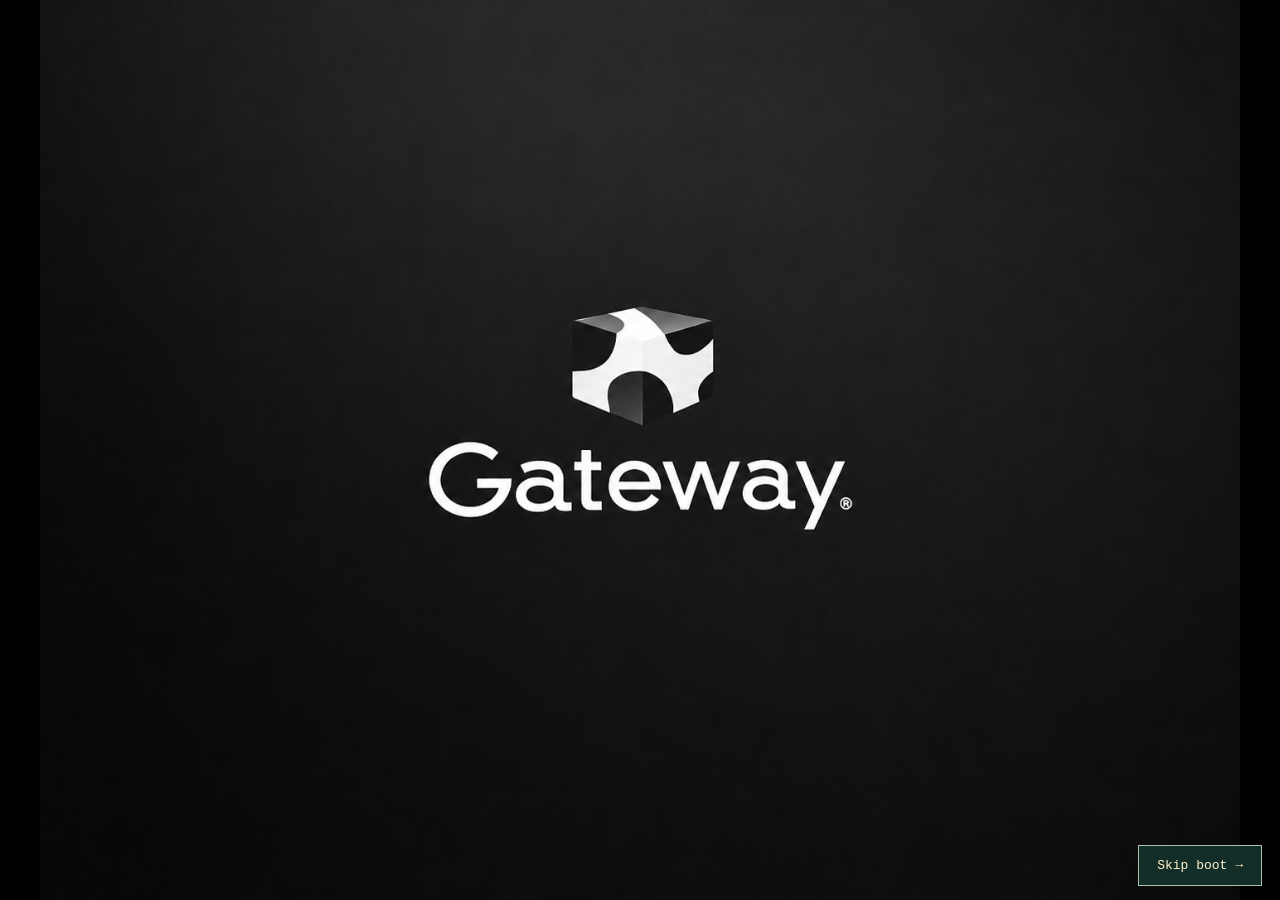
<file: retro/index.html>
<!DOCTYPE html>
<html lang="en">
<head>
  <meta charset="UTF-8">
  <meta name="viewport" content="width=device-width, initial-scale=1.0">
  <title>Vince’s Vault · Interactive Desktop</title>
  <link rel="stylesheet" href="css/global.css">
  <link rel="stylesheet" href="css/win95.css">
  <link rel="stylesheet" href="css/messenger.css">
  <link rel="stylesheet" href="css/winamp.css">
  <link rel="stylesheet" href="css/retro-apps.css">
  <link rel="stylesheet" href="css/bbs.css">
  <link rel="stylesheet" href="css/weatherbug.css">
  <link rel="stylesheet" href="css/gwbasic.css">
  <link rel="stylesheet" href="css/tankwars.css">
  <link rel="stylesheet" href="css/usability.css">
</head>
<body>

<!-- ═══════════════════════════════════════════════
     GATEWAY 2000 BIOS SCREEN
═══════════════════════════════════════════════════ -->
<div id="gateway-overlay" style="position:fixed;inset:0;background:#000;z-index:10001;">
  <div id="gateway-logo-splash"></div>
  <div id="bios-text" class="bios-screen"></div>
</div>

<!-- ═══════════════════════════════════════════════
     WINDOWS 95 LOGIN SCREEN
═══════════════════════════════════════════════════ -->
<div id="win95-login-overlay" style="display:none;">
  <div class="win95-login-dialog">
    <div class="win95-titlebar" style="cursor:default;">
      <span class="win95-title-text">Welcome to Windows</span>
      <div class="win95-controls">
        <button class="win95-ctrl" style="font-size:9px;">?</button>
        <button class="win95-ctrl win95-close" onclick="doWin95Login()">✕</button>
      </div>
    </div>
    <div class="win95-login-body">
      <div class="win95-login-icon">🗝️</div>
      <div class="win95-login-fields">
        <p class="win95-login-msg">Type a user name and password to log on to Windows.</p>
        <div class="win95-login-row">
          <label><u>U</u>ser name:</label>
          <input type="text" class="win95-login-input" value="VISITOR" readonly tabindex="-1">
        </div>
        <div class="win95-login-row">
          <label><u>P</u>assword:</label>
          <input type="password" class="win95-login-input" value="password" readonly tabindex="-1">
        </div>
      </div>
    </div>
    <div class="win95-login-btns">
      <button class="win95-dialog-btn" onclick="doWin95Login()">OK</button>
      <button class="win95-dialog-btn" onclick="doWin95Login()">Cancel</button>
    </div>
  </div>
</div>

<!-- ═══════════════════════════════════════════════
     WIN95 BOOT SCREEN
═══════════════════════════════════════════════════ -->
<div id="boot-overlay" style="display:none;">
  <div class="boot-content">
    <div class="boot-subtitle">Starting Windows 95...</div>
    <div class="boot-bar-track">
      <div class="boot-bar-fill" id="boot-bar-fill"></div>
    </div>
  </div>
  <div class="boot-copyright">© Copyright Gateway 2000, Inc. 1996.</div>
</div>

<!-- ═══════════════════════════════════════════════
     MOBILE FALLBACK — shown on small screens
═══════════════════════════════════════════════════ -->
<div id="mobile-bsod">
  <div class="bsod-inner">
    <p class="bsod-badge">VINCE'S VAULT</p>
    <p>You found Vince’s Vault. Some things are worth keeping on disk.</p>
    <p class="bsod-gap">This desktop experiment works best on a wider screen. Rotate to explore it, or open the projects and experience below.</p>

    <p class="bsod-gap">*** VINCE DARRIGO<br>Applied AI Backend Engineer · Python Integration Developer</p>
    <p>Technical lead for the software behind a large, multi-stakeholder operational program, with a human-approval AI support workflow in development.</p>

    <p class="bsod-gap">LOADED MODULES:</p>
    <ul class="bsod-list">
      <li><a href="https://ai-mazing-race.onrender.com" target="_blank" rel="noopener">I_SPY_AI.EXE</a> AI scavenger hunts at real places</li>
      <li><a href="https://trivia-app-qgwf.onrender.com" target="_blank" rel="noopener">AI_TRIVIA.EXE</a> any topic, generated live</li>
      <li>LEARNING.SYS AI-assisted learning platform (private prototype)</li>
      <li><a href="https://predictrix.app" target="_blank" rel="noopener">PREDICTRIX.APP</a> live NFL prediction games</li>
      <li>OPS_PLATFORM.SYS proprietary operations &amp; data platform</li>
    </ul>

    <p class="bsod-gap">Press any link to continue:</p>
    <p>
      <a href="../#/experience">EXPERIENCE</a> &nbsp;·&nbsp;
      <a href="mailto:vincent.darrigo@gmail.com">vincent.darrigo@gmail.com</a> &nbsp;·&nbsp;
      <a href="https://github.com/vincentdarrigo" target="_blank" rel="noopener">GITHUB</a>
    </p>
    <p class="bsod-gap">Prefer the modern version? <a href="../">VINCENTDARRIGO.GITHUB.IO/PORTFOLIO</a></p>

    <p class="bsod-gap bsod-dim">C:\VINCE\VAULT> See you at the desktop_</p>
  </div>
</div>

<button type="button" id="boot-skip-hint" onclick="skipBoot()">Skip boot →</button>

<!-- ═══════════════════════════════════════════════
     DESKTOP
═══════════════════════════════════════════════════ -->
<div id="desktop">
  <header class="vault-toolbar">
    <div><strong>Vince’s Vault</strong><span>Interactive desktop / open an icon to explore</span></div>
    <nav aria-label="Desktop controls">
      <button type="button" id="vault-sound" onclick="toggleVaultSound()" aria-pressed="false">Sound off</button>
      <button type="button" id="vault-extras" onclick="toggleVaultExtras()" aria-pressed="false" title="Enable the messenger show, project scenes, and nostalgia popups">Extras off</button>
      <button type="button" onclick="arrangeWindows()">Arrange windows</button>
      <a href="../">Main portfolio ↗</a>
    </nav>
  </header>
  <div class="desktop-launchers" aria-label="Desktop applications">

  <!-- ═══════════════════════════════════════════════
       DESKTOP ICON ZONES
  ═══════════════════════════════════════════════════ -->

  <!-- Zone A: upper-left — System + Browser Wars -->
  <div class="icon-zone" id="icons-system">
    <div class="desk-icon" ondblclick="openWindow('recycle')" tabindex="0">
      <div class="desk-icon-img">🗑️</div>
      <div class="desk-icon-label">Recycle Bin</div>
    </div>
    <div class="desk-icon" ondblclick="launchIE()" tabindex="0">
      <div class="desk-icon-img" style="width:32px;height:32px;background:white;display:flex;align-items:center;justify-content:center;border:1px solid #ccc;font-size:0;"><span style="font-size:24px;font-style:italic;font-weight:900;color:#1055b8;font-family:'Arial Black',Arial,sans-serif;">e</span></div>
      <div class="desk-icon-label">Internet Explorer</div>
    </div>
    <div class="desk-icon" ondblclick="launchNetscape()" tabindex="0">
      <div class="desk-icon-img" style="width:32px;height:32px;background:#1a0035;display:flex;align-items:center;justify-content:center;border:1px solid #550099;font-size:0;"><span style="font-size:22px;font-weight:900;color:#aa44ff;font-family:'Arial Black',Arial,sans-serif;">N</span><span style="font-size:10px;color:#ffee00;position:absolute;margin-top:-14px;margin-left:8px;">☄</span></div>
      <div class="desk-icon-label">Netscape 4.7</div>
    </div>
  </div>

  <!-- Zone B: upper-right — Personal -->
  <div class="icon-zone" id="icons-right">
    <div class="desk-icon" ondblclick="openWindow('portfolio')" tabindex="0">
      <div class="desk-icon-img">💼</div>
      <div class="desk-icon-label">Portfolio.htm</div>
    </div>
    <div class="desk-icon" ondblclick="openWindow('about')" tabindex="0">
      <div class="desk-icon-img">💻</div>
      <div class="desk-icon-label">About Vince</div>
    </div>
    <div class="desk-icon" ondblclick="openWindow('resume')" tabindex="0">
      <div class="desk-icon-img">📄</div>
      <div class="desk-icon-label">Resume.doc</div>
    </div>
  </div>

  <!-- Zone C: middle-left — Business Project Folders -->
  <div class="icon-zone" id="icons-folders">
    <div class="desk-icon" ondblclick="openWindow('folder-ai')" tabindex="0">
      <div class="desk-icon-img">
        <span class="folder-icon">📂<span class="folder-badge">🎮</span></span>
      </div>
      <div class="desk-icon-label">AI Gaming Projects</div>
    </div>
    <div class="desk-icon" ondblclick="openWindow('folder-sports')" tabindex="0">
      <div class="desk-icon-img">
        <span class="folder-icon">📂<span class="folder-badge">📊</span></span>
      </div>
      <div class="desk-icon-label">Sports / Prediction</div>
    </div>
    <div class="desk-icon" ondblclick="openWindow('folder-biz')" tabindex="0">
      <div class="desk-icon-img">
        <span class="folder-icon">📂<span class="folder-badge">💼</span></span>
      </div>
      <div class="desk-icon-label">Business Integration</div>
    </div>
  </div>

  <!-- Zone D: lower-left — Throwback Apps & Games -->
  <div class="icon-zone" id="icons-games">
    <div class="desk-icon" ondblclick="openWindow('messenger')" tabindex="0">
      <div class="desk-icon-img">💬</div>
      <div class="desk-icon-label">Buddy Chat</div>
    </div>
    <div class="desk-icon" ondblclick="openWindow('winamp')" tabindex="0">
      <div class="desk-icon-img">🎵</div>
      <div class="desk-icon-label">WinAmp</div>
    </div>
    <div class="desk-icon" ondblclick="openWindow('weatherbug')" tabindex="0">
      <div class="desk-icon-img" style="font-size:26px;animation:none;">🐝</div>
      <div class="desk-icon-label">WeatherBug</div>
    </div>
    <div class="desk-icon" ondblclick="openWindow('limester')" tabindex="0">
      <div class="desk-icon-img" style="font-size:0;"><img src="assets/images/LimeSter.png" alt="" style="width:32px;height:32px;object-fit:contain;" onerror="this.parentElement.style.fontSize='24px';this.outerHTML='🍋'"></div>
      <div class="desk-icon-label">LimeSter</div>
    </div>
    <div class="desk-icon" ondblclick="openWindow('paint')" tabindex="0">
      <div class="desk-icon-img">🎨</div>
      <div class="desk-icon-label">Paint</div>
    </div>
    <div class="desk-icon" ondblclick="openWindow('minesweeper')" tabindex="0">
      <div class="desk-icon-img">💣</div>
      <div class="desk-icon-label">Minesweeper</div>
    </div>
    <div class="desk-icon" ondblclick="openWindow('snake')" tabindex="0">
      <div class="desk-icon-img">🐍</div>
      <div class="desk-icon-label">Snake</div>
    </div>
    <div class="desk-icon" ondblclick="openWindow('tetris')" tabindex="0">
      <div class="desk-icon-img">🎮</div>
      <div class="desk-icon-label">Tetris</div>
    </div>
    <div class="desk-icon" ondblclick="openWindow('solitaire')" tabindex="0">
      <div class="desk-icon-img">🃏</div>
      <div class="desk-icon-label">Solitaire</div>
    </div>
    <div class="desk-icon" ondblclick="openWindow('tamagotchi')" tabindex="0">
      <div class="desk-icon-img">🥚</div>
      <div class="desk-icon-label">Tamagotchi</div>
    </div>
    <div class="desk-icon" ondblclick="openWindow('gwbasic')" tabindex="0">
      <div class="desk-icon-img" style="width:32px;height:32px;background:#0000aa;display:flex;align-items:center;justify-content:center;border:1px solid #0000cc;font-size:0;"><span style="color:#c8c8c8;font-family:'Courier New',monospace;font-size:9px;font-weight:bold;line-height:1;text-align:center;">GW<br>BASIC</span></div>
      <div class="desk-icon-label">GW-BASIC</div>
    </div>
    <div class="desk-icon" ondblclick="openWindow('bbs')" tabindex="0">
      <div class="desk-icon-img" style="font-size:22px;line-height:1;color:#00ff41;background:#020d00;border:2px solid #004d00;width:32px;height:32px;display:flex;align-items:center;justify-content:center;font-family:'Courier New',monospace;font-weight:bold;border-radius:2px;text-shadow:0 0 6px #00ff41;">📟</div>
      <div class="desk-icon-label">Last Node BBS</div>
    </div>
    <div class="desk-icon" ondblclick="launchScreensaver('random')" tabindex="0">
      <div class="desk-icon-img">✨</div>
      <div class="desk-icon-label">Screensaver</div>
    </div>
    <div class="desk-icon" ondblclick="openWindow('vault')" tabindex="0">
      <div class="desk-icon-img">🔒</div>
      <div class="desk-icon-label">???</div>
    </div>
  </div>

  <!-- ── IRC CHANNEL WINDOWS (project chatbot scenes) ─── -->

  <!-- #i-spy-ai -->
  </div><!-- desktop-launchers -->
  <div class="win95-window irc-win" id="window-scene-ispyai" style="display:none; left:240px; top:110px; width:480px;">
    <div class="win95-titlebar" data-win="scene-ispyai">
      <span class="win95-title-icon">💬</span>
      <span class="win95-title-text">#i-spy-ai — mIRC</span>
      <div class="win95-controls">
        <button class="win95-ctrl" onclick="minimizeWindow('scene-ispyai')">_</button>
        <button class="win95-ctrl win95-close" onclick="closeWindow('scene-ispyai')">✕</button>
      </div>
    </div>
    <div class="irc-channel-bar">#i-spy-ai · Topic: AI-powered real-world scavenger hunts — spy mode &amp; pizza mode</div>
    <div class="irc-body">
      <div class="irc-log" id="scene-log-ispyai"></div>
      <div class="irc-userlist">
        <div class="irc-ul-header">Users (4)</div>
        <div class="irc-ul-nick irc-op">@xX_AOL4Lyfe97_Xx</div>
        <div class="irc-ul-nick irc-voice">+UhOh_OG</div>
        <div class="irc-ul-nick">Yahoozup</div>
        <div class="irc-ul-nick irc-guest">Clippy</div>
      </div>
    </div>
    <div class="irc-statusbar">#i-spy-ai · 4 users</div>
  </div>

  <!-- #ai-trivia -->
  <div class="win95-window irc-win" id="window-scene-trivia" style="display:none; left:255px; top:120px; width:480px;">
    <div class="win95-titlebar" data-win="scene-trivia">
      <span class="win95-title-icon">💬</span>
      <span class="win95-title-text">#ai-trivia — mIRC</span>
      <div class="win95-controls">
        <button class="win95-ctrl" onclick="minimizeWindow('scene-trivia')">_</button>
        <button class="win95-ctrl win95-close" onclick="closeWindow('scene-trivia')">✕</button>
      </div>
    </div>
    <div class="irc-channel-bar">#ai-trivia · Topic: Real-time AI trivia — any topic, instantly playable, AI trick questions</div>
    <div class="irc-body">
      <div class="irc-log" id="scene-log-trivia"></div>
      <div class="irc-userlist">
        <div class="irc-ul-header">Users (4)</div>
        <div class="irc-ul-nick irc-op">@xX_AOL4Lyfe97_Xx</div>
        <div class="irc-ul-nick irc-voice">+UhOh_OG</div>
        <div class="irc-ul-nick">Yahoozup</div>
        <div class="irc-ul-nick irc-guest">Clippy</div>
      </div>
    </div>
    <div class="irc-statusbar">#ai-trivia · 4 users</div>
  </div>

  <!-- #pickathlon -->
  <div class="win95-window irc-win" id="window-scene-pickathlon" style="display:none; left:270px; top:130px; width:480px;">
    <div class="win95-titlebar" data-win="scene-pickathlon">
      <span class="win95-title-icon">💬</span>
      <span class="win95-title-text">#pickathlon — mIRC</span>
      <div class="win95-controls">
        <button class="win95-ctrl" onclick="minimizeWindow('scene-pickathlon')">_</button>
        <button class="win95-ctrl win95-close" onclick="closeWindow('scene-pickathlon')">✕</button>
      </div>
    </div>
    <div class="irc-channel-bar">#pickathlon · Topic: Weekly NFL pick 'em with spreads — live this NFL season</div>
    <div class="irc-body">
      <div class="irc-log" id="scene-log-pickathlon"></div>
      <div class="irc-userlist">
        <div class="irc-ul-header">Users (3)</div>
        <div class="irc-ul-nick irc-op">@xX_AOL4Lyfe97_Xx</div>
        <div class="irc-ul-nick irc-voice">+UhOh_OG</div>
        <div class="irc-ul-nick">Yahoozup</div>
      </div>
    </div>
    <div class="irc-statusbar">#pickathlon · 3 users</div>
  </div>

  <!-- #draftathon -->
  <div class="win95-window irc-win" id="window-scene-draftathon" style="display:none; left:285px; top:140px; width:480px;">
    <div class="win95-titlebar" data-win="scene-draftathon">
      <span class="win95-title-icon">💬</span>
      <span class="win95-title-text">#draftathon — mIRC</span>
      <div class="win95-controls">
        <button class="win95-ctrl" onclick="minimizeWindow('scene-draftathon')">_</button>
        <button class="win95-ctrl win95-close" onclick="closeWindow('scene-draftathon')">✕</button>
      </div>
    </div>
    <div class="irc-channel-bar">#draftathon · Topic: Predict every NFL Draft pick slot by slot</div>
    <div class="irc-body">
      <div class="irc-log" id="scene-log-draftathon"></div>
      <div class="irc-userlist">
        <div class="irc-ul-header">Users (3)</div>
        <div class="irc-ul-nick irc-op">@xX_AOL4Lyfe97_Xx</div>
        <div class="irc-ul-nick irc-voice">+UhOh_OG</div>
        <div class="irc-ul-nick">Yahoozup</div>
      </div>
    </div>
    <div class="irc-statusbar">#draftathon · 3 users</div>
  </div>


  <!-- ── FOLDER WINDOWS ──────────────────────────────── -->

  <!-- Recycle Bin -->
  <div class="win95-window" id="window-recycle" style="display:none; left:120px; top:100px; width:260px;">
    <div class="win95-titlebar" data-win="recycle">
      <span class="win95-title-icon">🗑️</span>
      <span class="win95-title-text">Recycle Bin</span>
      <div class="win95-controls">
        <button class="win95-ctrl" onclick="minimizeWindow('recycle')">_</button>
        <button class="win95-ctrl" disabled>□</button>
        <button class="win95-ctrl win95-close" onclick="closeWindow('recycle')">✕</button>
      </div>
    </div>
    <div class="folder-body" style="height:80px;">
      <div class="folder-empty">Recycle Bin is empty.</div>
    </div>
    <div class="folder-statusbar">0 object(s)</div>
  </div>

  <!-- AI Gaming Projects -->
  <div class="win95-window" id="window-folder-ai" style="display:none; left:130px; top:90px; width:320px;">
    <div class="win95-titlebar" data-win="folder-ai">
      <span class="win95-title-icon">🎮</span>
      <span class="win95-title-text">AI Gaming Projects</span>
      <div class="win95-controls">
        <button class="win95-ctrl" onclick="minimizeWindow('folder-ai')">_</button>
        <button class="win95-ctrl" disabled>□</button>
        <button class="win95-ctrl win95-close" onclick="closeWindow('folder-ai')">✕</button>
      </div>
    </div>
    <div class="folder-body">
      <div class="folder-item" ondblclick="openWindow('questourism')" tabindex="0" title="Questourism — open">
        <img alt="" class="folder-item-img" src="assets/images/questourism.png" onerror="this.outerHTML='<div class=\'folder-item-icon\'>🌐</div>'">
        <div class="folder-item-label">Questourism</div>
      </div>
      <div class="folder-item" ondblclick="openWindow('ispyai')" tabindex="0" title="I Spy AI / I Spy A Pie — open">
        <div class="folder-item-icon">🕵️</div>
        <div class="folder-item-label">I Spy AI / Pie</div>
      </div>
      <div class="folder-item" ondblclick="openWindow('trivia')" tabindex="0" title="Anytime AI Trivia — open">
        <div class="folder-item-icon">❓</div>
        <div class="folder-item-label">AI Trivia</div>
      </div>
    </div>
    <div class="folder-statusbar">3 object(s) — 3 projects</div>
  </div>

  <!-- Sports / Prediction Projects -->
  <div class="win95-window" id="window-folder-sports" style="display:none; left:140px; top:100px; width:320px;">
    <div class="win95-titlebar" data-win="folder-sports">
      <span class="win95-title-icon">📊</span>
      <span class="win95-title-text">Sports / Prediction Projects</span>
      <div class="win95-controls">
        <button class="win95-ctrl" onclick="minimizeWindow('folder-sports')">_</button>
        <button class="win95-ctrl" disabled>□</button>
        <button class="win95-ctrl win95-close" onclick="closeWindow('folder-sports')">✕</button>
      </div>
    </div>
    <div class="folder-body">
      <div class="folder-item" ondblclick="openWindow('predictrix')" tabindex="0" title="Predictrix — brand overview">
        <img alt="" class="folder-item-img" src="assets/images/predictrix_logo.png" onerror="this.outerHTML='<div class=\'folder-item-icon\'>📊</div>'">
        <div class="folder-item-label">Predictrix</div>
      </div>
      <div class="folder-item" ondblclick="openWindow('pickathlon')" tabindex="0" title="Pickathlon — open">
        <div class="folder-item-icon">🏈</div>
        <div class="folder-item-label">Pickathlon</div>
      </div>
      <div class="folder-item" ondblclick="openWindow('draftathon')" tabindex="0" title="Draftathon — open">
        <div class="folder-item-icon">📋</div>
        <div class="folder-item-label">Draftathon</div>
      </div>
    </div>
    <div class="folder-statusbar">3 object(s) — 3 projects</div>
  </div>

  <!-- Business Integration Projects -->
  <div class="win95-window" id="window-folder-biz" style="display:none; left:150px; top:110px; width:320px;">
    <div class="win95-titlebar" data-win="folder-biz">
      <span class="win95-title-icon">💼</span>
      <span class="win95-title-text">Business Integration Projects</span>
      <div class="win95-controls">
        <button class="win95-ctrl" onclick="minimizeWindow('folder-biz')">_</button>
        <button class="win95-ctrl" disabled>□</button>
        <button class="win95-ctrl win95-close" onclick="closeWindow('folder-biz')">✕</button>
      </div>
    </div>
    <div class="folder-body">
      <a class="folder-item" href="../#/work/operations-platform"><span class="folder-item-icon">↗</span><span class="folder-item-label">Operations case study</span></a>
      <div class="folder-item" ondblclick="openWindow('learning')" tabindex="0"><span class="folder-item-icon">🧠</span><span class="folder-item-label">Learning prototype</span></div>
    </div>
    <div class="folder-statusbar">Client work stays private. Read the design decisions.</div>
  </div>

  <!-- ── WINDOW: ABOUT ────────────────────────── -->
  <div class="win95-window" id="window-about" style="display:none; left:80px; top:50px; width:500px;">
    <div class="win95-titlebar" data-win="about">
      <span class="win95-title-icon">⚙️</span>
      <span class="win95-title-text">System Properties — Vince Darrigo</span>
      <div class="win95-controls">
        <button class="win95-ctrl" onclick="minimizeWindow('about')" title="Minimize">_</button>
        <button class="win95-ctrl" disabled title="Maximize">□</button>
        <button class="win95-ctrl win95-close" onclick="closeWindow('about')" title="Close">✕</button>
      </div>
    </div>
    <div class="win95-tabs" id="tabs-about">
      <button class="win95-tab active" onclick="switchTab('about','general')">General</button>
      <button class="win95-tab" onclick="switchTab('about','skills')">Skills</button>
      <button class="win95-tab" onclick="switchTab('about','contact')">Contact</button>
    </div>

    <!-- TAB: General -->
    <div class="win95-content tab-panel" id="tab-about-general">
      <div class="about-header">
        <div class="about-avatar">👤</div>
        <div class="about-info">
          <div class="about-name">Vince Darrigo</div>
          <div>Applied AI Backend Engineer</div>
          <div>Python Integration Developer</div>
          <div style="margin-top:4px; color:#444;">Deltona, FL</div>
        </div>
      </div>
      <div class="win95-divider"></div>
      <div class="about-body">
        <p>6+ years in solution architecture and engineering roles, from workflow and integration design to recent AI-assisted, full-stack development: web applications, API integrations, and automation systems.</p>
        <p style="margin-top:8px;">Strong back-end orientation: validated data flows, role-based tools, operational dashboards, and production-minded scripts with logging, batching, retries, dry-run safeguards, and failure handling. Builds with AI daily as a force multiplier.</p>
      </div>
    </div>

    <!-- TAB: Skills -->
    <div class="win95-content tab-panel hidden" id="tab-about-skills">
      <div class="skills-tree">
        <div class="skill-group">
          <div class="skill-group-header">📦 Languages &amp; Frameworks</div>
          <div class="skill-item">Python · Flask · JavaScript · HTML/CSS · SQL</div>
        </div>
        <div class="skill-group">
          <div class="skill-group-header">🔌 APIs &amp; Integrations</div>
          <div class="skill-item">REST APIs · Smartsheet API · Google Drive API · Microsoft Graph · SharePoint · Socket.IO · Google Maps &amp; Places</div>
        </div>
        <div class="skill-group">
          <div class="skill-group-header">⚙️ Engineering Practices</div>
          <div class="skill-item">Logging · Batching · Retry/backoff · Dry-run modes · Role-based access · Data validation · Exception handling</div>
        </div>
        <div class="skill-group">
          <div class="skill-group-header">🚀 Deployment &amp; Tooling</div>
          <div class="skill-item">Git/GitHub · Render · Vercel-style workflows · Security fundamentals · AI-assisted development</div>
        </div>
      </div>
    </div>

    <!-- TAB: Contact -->
    <div class="win95-content tab-panel hidden" id="tab-about-contact">
      <div class="contact-list">
        <div class="contact-row">
          <span class="contact-label">📧 Email</span>
          <a href="mailto:vincent.darrigo@gmail.com" class="win95-hyperlink">vincent.darrigo@gmail.com</a>
        </div>
        <div class="contact-row">
          <span class="contact-label">📂 GitHub</span>
          <a href="https://github.com/vincentdarrigo" target="_blank" rel="noopener" class="win95-hyperlink">github.com/vincentdarrigo</a>
        </div>
        <div class="contact-row">
          <span class="contact-label">🌐 Portfolio</span>
          <span>You're already here.</span>
        </div>
      </div>
      <div style="margin-top:16px; display:flex; gap:8px;">
        <a href="mailto:vincent.darrigo@gmail.com" class="win95-btn-link">📧 Send Email</a>
        <a href="https://github.com/vincentdarrigo" target="_blank" rel="noopener" class="win95-btn-link">📂 GitHub</a>
        <a href="guestbook.html" class="win95-btn-link">📝 Guestbook</a>
      </div>
    </div>

    <div class="win95-statusbar">Ready</div>
  </div>

  <!-- ── WINDOW: MY PROJECTS (folder view) ─────── -->
  <div class="win95-window" id="window-projects" style="display:none; left:120px; top:90px; width:580px; height:440px;">
    <div class="win95-titlebar" data-win="projects">
      <span class="win95-title-icon">📁</span>
      <span class="win95-title-text">My Projects</span>
      <div class="win95-controls">
        <button class="win95-ctrl" onclick="minimizeWindow('projects')">_</button>
        <button class="win95-ctrl" disabled>□</button>
        <button class="win95-ctrl win95-close" onclick="closeWindow('projects')">✕</button>
      </div>
    </div>
    <div class="win95-menubar">
      <span class="win95-menu-item">File</span>
      <span class="win95-menu-item">Edit</span>
      <span class="win95-menu-item">View</span>
      <span class="win95-menu-item">Help</span>
    </div>
    <div class="win95-content folder-content">

      <div class="folder-section-label">🌍 Questourism — AI Games</div>
      <div class="folder-icon-row">
        <div class="folder-icon" ondblclick="openWindow('ispyai')">
          <div class="folder-icon-img">🕵️</div>
          <div class="folder-icon-label">I Spy AI / Pie</div>
        </div>
        <div class="folder-icon" ondblclick="openWindow('trivia')">
          <div class="folder-icon-img">❓</div>
          <div class="folder-icon-label">AI Trivia</div>
        </div>
        <div class="folder-icon" ondblclick="openWindow('questourism')">
          <div class="folder-icon-img">🌐</div>
          <div class="folder-icon-label">Questourism</div>
        </div>
      </div>

      <div class="folder-section-label">🏈 Predictrix — Sports &amp; Competitions</div>
      <div class="folder-icon-row">
        <div class="folder-icon" ondblclick="openWindow('predictrix')">
          <div class="folder-icon-img">📊</div>
          <div class="folder-icon-label">Predictrix.app</div>
        </div>
      </div>

      <div class="folder-section-label">⚙️ Other Projects</div>
      <div class="folder-icon-row">
        <div class="folder-icon" ondblclick="openWindow('learning')">
          <div class="folder-icon-img">🧠</div>
          <div class="folder-icon-label">AI Learning Platform</div>
        </div>
        <div class="folder-icon" ondblclick="openWindow('vault')" style="opacity:0.6;">
          <div class="folder-icon-img">🔒</div>
          <div class="folder-icon-label">[LOCKED]</div>
        </div>
      </div>

    </div>
    <div class="win95-statusbar">7 object(s) — Double-click to open</div>
  </div>

  <!-- ── WINDOW: QUESTOURISM.COM ────────────────── -->
  <div class="win95-window" id="window-questourism" style="display:none; left:180px; top:100px; width:500px;">
    <div class="win95-titlebar" data-win="questourism">
      <span class="win95-title-icon">🌐</span>
      <span class="win95-title-text">Questourism — Brand Overview</span>
      <div class="win95-controls">
        <button class="win95-ctrl" onclick="minimizeWindow('questourism')">_</button>
        <button class="win95-ctrl" disabled>□</button>
        <button class="win95-ctrl win95-close" onclick="closeWindow('questourism')">✕</button>
      </div>
    </div>
    <div class="win95-content proj-content">
      <div class="proj-brand questourism-brand">
        <img src="assets/images/questourism.png" alt="Questourism" class="proj-brand-logo" onerror="this.style.display='none'">
        <div class="proj-brand-text">
          <div class="proj-title">Questourism</div>
          <div class="proj-tagline">The travel &amp; puzzle games umbrella</div>
        </div>
      </div>
      <div class="win95-divider"></div>
      <div class="proj-body">
        <p>Questourism is the brand home for location-based puzzle games, scavenger hunts, and adventure tools. Combining the joy of travel with the satisfaction of solving things.</p>
        <p style="margin-top:8px;"><strong>Products under this umbrella:</strong></p>
        <ul class="proj-list">
          <li>🕵️ <strong>I Spy AI / I Spy A Pie</strong> — AI scavenger hunts at real-world locations</li>
          <li>❓ <strong>Anytime AI Trivia</strong> — any topic, generated live, playable in seconds</li>
          <li>🌍 More in development...</li>
        </ul>
      </div>
      <div class="proj-links">
        <a href="#" class="win95-btn-link" onclick="openWindow('ispyai'); return false;">🕵️ Open I Spy AI</a>
        <a href="#" class="win95-btn-link" onclick="openWindow('trivia'); return false;">❓ Open AI Trivia</a>
      </div>
    </div>
    <div class="win95-statusbar">Questourism — travel &amp; puzzle games</div>
  </div>

  <!-- ── WINDOW: PREDICTRIX ─────────────────────── -->
  <div class="win95-window" id="window-predictrix" style="display:none; left:200px; top:80px; width:540px;">
    <div class="win95-titlebar" data-win="predictrix">
      <span class="win95-title-icon">📊</span>
      <span class="win95-title-text">Predictrix.app — Sports Prediction Platform</span>
      <div class="win95-controls">
        <button class="win95-ctrl" onclick="minimizeWindow('predictrix')">_</button>
        <button class="win95-ctrl" disabled>□</button>
        <button class="win95-ctrl win95-close" onclick="closeWindow('predictrix')">✕</button>
      </div>
    </div>
    <div class="win95-content proj-content">
      <div class="proj-brand predictrix-brand">
        <img src="assets/images/predictrix_logo.png" alt="Predictrix" class="proj-brand-logo" onerror="this.style.display='none'">
        <div class="proj-brand-text">
          <div class="proj-title">Predictrix</div>
          <div class="proj-tagline">Sports prediction &amp; competition platform</div>
        </div>
      </div>
      <div class="win95-divider"></div>
      <div class="proj-body">
        <p>Predictrix is the umbrella platform for NFL prediction gaming — full-stack (Django REST + React), live at predictrix.app.</p>
        <p style="margin-top:8px;"><strong>Live games under this umbrella:</strong></p>
        <ul class="proj-list">
          <li>🏈 <strong>Pickathlon</strong> — weekly pick 'em, live this NFL season</li>
          <li>📋 <strong>Draftathon</strong> — slot-by-slot NFL Draft predictions with AI scouting</li>
          <li>🏆 Playoff Predictions &amp; Leagues — bracket picks and social groups, spans both games</li>
        </ul>
      </div>
      <div class="tech-row">
        <span class="tech-badge">Python</span>
        <span class="tech-badge">Django REST</span>
        <span class="tech-badge">React</span>
      </div>
      <div class="proj-links">
        <a href="https://predictrix.app" target="_blank" rel="noopener" class="win95-btn-link">🌐 Predictrix.app</a>
      </div>
    </div>
    <div class="win95-statusbar">Part of the Predictrix family — predictrix.app</div>
  </div>

  <!-- ── WINDOW: PICKATHLON ─────────────────────── -->
  <div class="win95-window" id="window-pickathlon" style="display:none; left:210px; top:90px; width:540px;">
    <div class="win95-titlebar" data-win="pickathlon">
      <span class="win95-title-icon">🏈</span>
      <span class="win95-title-text">Pickathlon — Weekly NFL Pick 'Em</span>
      <div class="win95-controls">
        <button class="win95-ctrl" onclick="minimizeWindow('pickathlon')">_</button>
        <button class="win95-ctrl" disabled>□</button>
        <button class="win95-ctrl win95-close" onclick="closeWindow('pickathlon')">✕</button>
      </div>
    </div>
    <div class="win95-content proj-content">
      <div class="proj-brand predictrix-brand">
        <img src="assets/images/predictrix_logo.png" alt="Predictrix" class="proj-brand-logo" onerror="this.style.display='none'">
        <div class="proj-brand-text">
          <div class="proj-title">Pickathlon</div>
          <div class="proj-tagline">Weekly NFL pick 'em with spreads and a lock-pick mechanic</div>
        </div>
      </div>
      <div class="win95-divider"></div>
      <div class="proj-body">
        <p>Pick against the spread every week, plus an extra-weighted "lock pick" that counts for more — risk and reward in the same slate. Live standings and seeding are computed in real time directly from player picks.</p>
        <p class="proj-detail" style="margin-top:8px;">🔓 <strong>No account required to browse</strong> — picks, leaderboards, and the bracket are viewable without signing up, specifically so recruiters and visitors can poke around with zero friction.</p>
        <div class="proj-callout">
          <strong>The Hard Part:</strong> Live-computed playoff standings/seeding from real pick data, plus a single-screen tournament-tree bracket redesign that stays readable on one screen instead of scrolling.
        </div>
      </div>
      <div class="tech-row">
        <span class="tech-badge">Python</span>
        <span class="tech-badge">Django REST</span>
        <span class="tech-badge">React</span>
      </div>
      <div class="proj-links">
        <a href="https://predictrix.app/pickathlon" target="_blank" rel="noopener" class="win95-btn-link">🌐 Play Pickathlon</a>
      </div>
    </div>
    <div class="win95-statusbar">Live this NFL season</div>
  </div>

  <!-- ── WINDOW: DRAFTATHON ─────────────────────── -->
  <div class="win95-window" id="window-draftathon" style="display:none; left:225px; top:100px; width:540px;">
    <div class="win95-titlebar" data-win="draftathon">
      <span class="win95-title-icon">📋</span>
      <span class="win95-title-text">Draftathon — NFL Draft Predictions</span>
      <div class="win95-controls">
        <button class="win95-ctrl" onclick="minimizeWindow('draftathon')">_</button>
        <button class="win95-ctrl" disabled>□</button>
        <button class="win95-ctrl win95-close" onclick="closeWindow('draftathon')">✕</button>
      </div>
    </div>
    <div class="win95-content proj-content">
      <div class="proj-brand predictrix-brand">
        <img src="assets/images/predictrix_logo.png" alt="Predictrix" class="proj-brand-logo" onerror="this.style.display='none'">
        <div class="proj-brand-text">
          <div class="proj-title">Draftathon</div>
          <div class="proj-tagline">Predict every pick of the NFL Draft, slot by slot</div>
        </div>
      </div>
      <div class="win95-divider"></div>
      <div class="proj-body">
        <p>Players predict the entire NFL Draft pick by pick. AI-generated scouting reports (in-app persona: "Coach AI / Cypher") give players intel on prospects before they lock in a guess.</p>
        <div class="proj-callout">
          <strong>The Hard Part:</strong> Predicting every slot of a real draft as it happens, with AI scouting reports on prospects before players lock in a guess.
        </div>
      </div>
      <div class="tech-row">
        <span class="tech-badge">Python</span>
        <span class="tech-badge">Django REST</span>
        <span class="tech-badge">React</span>
        <span class="tech-badge">AI / LLM</span>
      </div>
      <div class="proj-links">
        <a href="https://predictrix.app/draftathon" target="_blank" rel="noopener" class="win95-btn-link">🌐 View Draftathon</a>
      </div>
    </div>
    <div class="win95-statusbar">Seasonal — runs around the NFL Draft</div>
  </div>

  <!-- ── WINDOW: I SPY AI / I SPY A PIE ─────────── -->
  <div class="win95-window" id="window-ispyai" style="display:none; left:170px; top:80px; width:540px;">
    <div class="win95-titlebar" data-win="ispyai">
      <span class="win95-title-icon">🕵️</span>
      <span class="win95-title-text">I Spy AI / I Spy A Pie — AI Scavenger Hunt</span>
      <div class="win95-controls">
        <button class="win95-ctrl" onclick="minimizeWindow('ispyai')">_</button>
        <button class="win95-ctrl" disabled>□</button>
        <button class="win95-ctrl win95-close" onclick="closeWindow('ispyai')">✕</button>
      </div>
    </div>
    <div class="win95-content proj-content">
      <div class="proj-brand">
        <div class="proj-brand-text">
          <div class="proj-title">I Spy AI · I Spy A Pie</div>
          <div class="proj-tagline">One real-world AI scavenger hunt engine, two completely different games</div>
        </div>
      </div>
      <div class="win95-divider"></div>
      <div class="proj-body">
        <p>🕵️ <strong>I Spy AI</strong> — cyberpunk tech-espionage. You're a field agent guided by K.A.I.T. (Knowledge-Augmented Intelligence Tracer), hunting operatives of S.K.A.I.-N.E.T. across real-world locations.</p>
        <p style="margin-top:8px;">🍕 <strong>I Spy A Pie</strong> — an underground pizza-critic tour. Three-layer Jeopardy-style clues lead you to real local spots, each scored with a "One Bite Score" on discovery.</p>
        <p class="proj-detail" style="margin-top:8px;">🎙️ <strong>K.A.I.T. voice widget</strong> — a KITT-style cyan equalizer bar that reacts live to game events. Automatically hides itself in pizza mode — mode-aware UX, not a reskin.</p>
        <div class="proj-callout">
          <strong>The Hard Part:</strong> Real-world location verification (Google Maps Places API) combined with live AI clue generation and photo privacy blurring (Google Cloud Vision) — all running real-time over Socket.IO.
        </div>
      </div>
      <div class="tech-row">
        <span class="tech-badge">Python</span>
        <span class="tech-badge">Flask</span>
        <span class="tech-badge">Socket.IO</span>
        <span class="tech-badge">Google Maps API</span>
        <span class="tech-badge">Google Cloud Vision</span>
        <span class="tech-badge">AI / LLM</span>
      </div>
      <div class="proj-links">
        <a href="https://ai-mazing-race.onrender.com" target="_blank" rel="noopener" class="win95-btn-link">🌐 Play Live</a>
      </div>
    </div>
    <div class="win95-statusbar">Portfolio-ready — both modes live</div>
  </div>


  <!-- ── WINDOW: AI LEARNING PLATFORM ───────────── -->
  <div class="win95-window" id="window-learning" style="display:none; left:240px; top:120px; width:520px;">
    <div class="win95-titlebar" data-win="learning">
      <span class="win95-title-icon">🧠</span>
      <span class="win95-title-text">AI Learning Platform</span>
      <div class="win95-controls">
        <button class="win95-ctrl" onclick="minimizeWindow('learning')">_</button>
        <button class="win95-ctrl" disabled>□</button>
        <button class="win95-ctrl win95-close" onclick="closeWindow('learning')">✕</button>
      </div>
    </div>
    <div class="win95-content proj-content">
      <div class="proj-brand">
        <div class="proj-brand-text">
          <div class="proj-title">AI-Assisted Learning Platform</div>
          <div class="proj-tagline">It evaluates how students use AI, not just what they turn in</div>
        </div>
      </div>
      <div class="win95-divider"></div>
      <div class="proj-body">
        <p>Students work with a Socratic AI tutor designed to coach rather than hand over answers. The platform looks at <em>how</em> each student works with it: did they set a goal first, ask clearly, check what came back, and stay honest about what was theirs?</p>
        <p class="proj-detail" style="margin-top:8px;">👩‍🏫 <strong>Teacher-in-the-loop</strong> — the model drafts an assessment and flags evidence from the tutoring conversation. The AI’s draft is visible as AI feedback. A teacher records their own judgment before the work is marked teacher-reviewed.</p>
        <div class="proj-callout">
          <strong>The Hard Part:</strong> Precision. An early QA pass found the model's evidence suggestions were often false positives: it matched a student's general "vibe" instead of observable behavior. I rewrote the prompt to ground each suggestion in an explicit checklist of observable behaviors, then retested the same submissions. Teacher review remains the final judgment.
        </div>
      </div>
      <div class="tech-row">
        <span class="tech-badge">Python</span>
        <span class="tech-badge">FastAPI</span>
        <span class="tech-badge">React</span>
        <span class="tech-badge">TypeScript</span>
        <span class="tech-badge">PostgreSQL</span>
        <span class="tech-badge">AI / LLM</span>
      </div>
      <div class="proj-links">
        <a href="mailto:vincent.darrigo@gmail.com?subject=AI%20learning%20platform" class="win95-btn-link">📧 Details on request</a>
      </div>
    </div>
    <div class="win95-statusbar">Private prototype — details on request</div>
  </div>

  <!-- ── WINDOW: AI TRIVIA ──────────────────────── -->
  <div class="win95-window" id="window-trivia" style="display:none; left:260px; top:130px; width:520px;">
    <div class="win95-titlebar" data-win="trivia">
      <span class="win95-title-icon">❓</span>
      <span class="win95-title-text">Anytime AI Trivia</span>
      <div class="win95-controls">
        <button class="win95-ctrl" onclick="minimizeWindow('trivia')">_</button>
        <button class="win95-ctrl" disabled>□</button>
        <button class="win95-ctrl win95-close" onclick="closeWindow('trivia')">✕</button>
      </div>
    </div>
    <div class="win95-content proj-content">
      <div class="proj-brand">
        <div class="proj-brand-text">
          <div class="proj-title">Anytime AI Trivia</div>
          <div class="proj-tagline">Real-time, AI-generated trivia — any topic, instantly playable</div>
        </div>
      </div>
      <div class="win95-divider"></div>
      <div class="proj-body">
        <p>Players join a room, type a topic, and the AI builds a full live game on the fly — synced timers, shared scoreboard, a mix of question formats (multiple choice, free text, closest-number, drag-to-rank). Built with FastAPI + WebSockets for true real-time play.</p>
        <p class="proj-detail" style="margin-top:8px;">🤖 <strong>AI Trick Questions</strong> — the AI intentionally writes the occasional question whose premise is false. Catching one is worth bonus points — a built-in hallucination check players can catch live.</p>
        <p class="proj-detail" style="margin-top:8px;">⚖️ <strong>Challenge AI</strong> — disagree with a ruling? Players get a limited number of challenges per game. Type your argument, the AI adjudicates with reasoning, and the verdict is broadcast to the whole room as a public hearing.</p>
        <div class="proj-callout">
          <strong>The Hard Part:</strong> Every AI-generated question is auto-saved to a growing question bank — the system treats AI output as a reusable asset, not a disposable one-shot call. A "Recall Mode" that replays from this bank is next.
        </div>
      </div>
      <div class="tech-row">
        <span class="tech-badge">Python</span>
        <span class="tech-badge">FastAPI</span>
        <span class="tech-badge">WebSockets</span>
        <span class="tech-badge">AI / LLM</span>
        <span class="tech-badge">Vanilla JS</span>
      </div>
      <div class="proj-links">
        <a href="https://trivia-app-qgwf.onrender.com" target="_blank" rel="noopener" class="win95-btn-link">🌐 Play Live</a>
      </div>
    </div>
    <div class="win95-statusbar">Live demo</div>
  </div>

  <!-- ── WINDOW: MODERN PORTFOLIO ─────────────────── -->
  <div class="win95-window" id="window-portfolio" style="display:none; left:160px; top:60px; width:700px;">
    <div class="win95-titlebar" data-win="portfolio">
      <span class="win95-title-icon">💼</span>
      <span class="win95-title-text">Portfolio.htm — Vince Darrigo</span>
      <div class="win95-controls">
        <button class="win95-ctrl" onclick="minimizeWindow('portfolio')">_</button>
        <button class="win95-ctrl win95-close" onclick="closeWindow('portfolio')">✕</button>
      </div>
    </div>
    <div class="win95-content pf-wrap">

      <div class="pf-hero">
        <h1 class="pf-name">Vince Darrigo</h1>
        <h2 class="pf-title">Applied AI Backend Engineer · Python Integration Developer</h2>
        <p class="pf-bio">6+ years in solution architecture and engineering roles, now focused on AI-assisted, full-stack development: backend services, API integrations, and the safeguards that keep operational systems dependable.</p>
        <p class="pf-prev">Senior Data Specialist at <strong>Safal Partners</strong> &nbsp;·&nbsp; <a href="mailto:vincent.darrigo@gmail.com" class="pf-link">vincent.darrigo@gmail.com</a> &nbsp;·&nbsp; <a href="https://github.com/vincentdarrigo" target="_blank" rel="noopener" class="pf-link">GitHub</a></p>
        <div class="pf-pills">
          <span class="pf-pill pf-pill-a">Python</span>
          <span class="pf-pill pf-pill-b">FastAPI</span>
          <span class="pf-pill pf-pill-c">REST APIs</span>
          <span class="pf-pill pf-pill-a">JavaScript</span>
          <span class="pf-pill pf-pill-d">LLM Agents</span>
          <span class="pf-pill pf-pill-b">SQL</span>
          <span class="pf-pill pf-pill-c">Automation</span>
          <span class="pf-pill pf-pill-d">Git / GitHub</span>
        </div>
      </div>

      <div class="pf-grid">
        <div class="pf-col">
          <h3 class="pf-col-head pf-col-head-a">Backend Development</h3>
          <ul class="pf-list">
            <li>Python / Flask / FastAPI / REST API design</li>
            <li>Human-in-the-loop LLM agents</li>
            <li>Socket.IO real-time systems</li>
            <li>Logging, retries, batch processing</li>
            <li>Role-based access &amp; auth</li>
          </ul>
        </div>
        <div class="pf-col">
          <h3 class="pf-col-head pf-col-head-b">Integrations &amp; Automation</h3>
          <ul class="pf-list">
            <li>Smartsheet, Google Drive APIs</li>
            <li>Microsoft Graph / Power Platform</li>
            <li>SharePoint &amp; workflow automation</li>
            <li>Data validation &amp; pipeline work</li>
          </ul>
        </div>
        <div class="pf-col">
          <h3 class="pf-col-head pf-col-head-c">Products &amp; Projects</h3>
          <ul class="pf-list">
            <li>Proprietary Operations &amp; Data Platform — production operations software; AI support workflow in development</li>
            <li>AI-Assisted Learning Platform — private prototype</li>
            <li>I Spy AI / Anytime AI Trivia — Real-time AI games</li>
            <li>Predictrix — Live NFL prediction games</li>
          </ul>
        </div>
      </div>

    </div>
  </div>

  <!-- ── WINDOW: RESUME ─────────────────────────── -->
  <div class="win95-window" id="window-resume" style="display:none; left:100px; top:60px; width:580px; height:520px;">
    <div class="win95-titlebar" data-win="resume">
      <span class="win95-title-icon">📄</span>
      <span class="win95-title-text">Vince_Darrigo_Resume.doc — WordPad</span>
      <div class="win95-controls">
        <button class="win95-ctrl" onclick="minimizeWindow('resume')">_</button>
        <button class="win95-ctrl" disabled>□</button>
        <button class="win95-ctrl win95-close" onclick="closeWindow('resume')">✕</button>
      </div>
    </div>
    <div class="win95-menubar">
      <span class="win95-menu-item">File</span>
      <span class="win95-menu-item">Edit</span>
      <span class="win95-menu-item">View</span>
      <span class="win95-menu-item">Help</span>
    </div>
    <div class="win95-content resume-content">
      <div class="resume-doc">
        <h1>VINCE DARRIGO</h1>
        <p class="resume-subtitle">Applied AI Backend Engineer | Python Integration Developer</p>
        <p class="resume-contact">Deltona, FL &nbsp;·&nbsp; (702) 514-0888 &nbsp;·&nbsp; vincent.darrigo@gmail.com &nbsp;·&nbsp; github.com/vincentdarrigo</p>
        <hr class="resume-rule">
        <p class="resume-summary">I build Python applications and API integrations around operational workflows. My work spans requirements, data modeling, role-specific interfaces, synchronization, and release validation. I use AI coding agents to implement scoped changes and review the behavior before release.</p>
        <h3>CORE SKILLS</h3>
        <ul>
          <li><strong>Backend &amp; AI:</strong> Python, Flask, FastAPI, REST APIs, Pydantic, Anthropic/OpenAI, LLM-backed agents, prompt engineering</li>
          <li><strong>Real-Time &amp; Frontend:</strong> Socket.IO, WebSockets, JavaScript, TypeScript, React, HTML/CSS, role-based UX</li>
          <li><strong>Data &amp; Integrations:</strong> PostgreSQL, SQLite, Smartsheet API, Google APIs, Microsoft Graph, Power Platform</li>
          <li><strong>Production Patterns:</strong> GitHub, Render, background jobs, scheduling, batching, retries, logging, exception handling</li>
        </ul>
        <h3>EXPERIENCE</h3>
        <div class="resume-job">
          <div class="resume-job-header">
            <strong>Senior Data Specialist | Technical Lead</strong>
            <span class="resume-job-meta">Safal Partners &nbsp;|&nbsp; Remote &nbsp;|&nbsp; Apr 2025–Present</span>
          </div>
          <ul>
            <li>Technical lead for a large, multi-stakeholder operational program. Architected the software layer managing assignments, approvals, and support workflows.</li>
            <li>Engineered Python integrations connecting Smartsheet, Google Drive, and internal reporting workflows, replacing fragmented data silos with a unified, automated data pipeline.</li>
            <li>Built a full-stack web portal with role-scoped frontend experiences, replacing Smartsheet-as-UI with a real application, syncing Smartsheet and Google Workspace.</li>
            <li>Designing and developing a human-in-the-loop support workflow: a model classifies requests, researches context, and proposes actions for a person to approve. This is not a production feature.</li>
            <li>Prototyping a Microsoft Teams-integrated AI chatbot assistant that navigates and manages the internal data ecosystem via conversational input.</li>
          </ul>
        </div>
        <div class="resume-job">
          <div class="resume-job-header">
            <strong>Smartsheet Developer Specialist</strong>
            <span class="resume-job-meta">Maximus &nbsp;|&nbsp; Remote &nbsp;|&nbsp; Jul 2023–Mar 2025</span>
          </div>
          <ul>
            <li>Overhauled fragile manual statewide performance and attendance platforms into auditable, automated workflows using Smartsheet, SharePoint, Power Automate, and Power BI.</li>
            <li>Delivered a fully automated workforce time-tracking system and mapped Smartsheet/SharePoint data structures to warehouse-ready schemas for a large-scale Snowflake migration.</li>
            <li>Built custom automations, reporting views, and documentation targeting core user pain points, driving adoption among non-technical teams.</li>
          </ul>
        </div>
        <div class="resume-job">
          <div class="resume-job-header">
            <strong>Data Solutions Architect</strong>
            <span class="resume-job-meta">Rust Belt Technologies &nbsp;|&nbsp; Remote &nbsp;|&nbsp; Jan 2020–Jun 2023</span>
          </div>
          <ul>
            <li>Architected workflow systems, vendor/customer portals, and API integrations for SMBs across manufacturing, retail, and professional services.</li>
            <li>Used Power Automate and REST APIs to interconnect Smartsheet, SharePoint, Outlook, and Google Workspace into cohesive business systems, with or without Smartsheet API access.</li>
          </ul>
        </div>
        <h3>SELECTED PROJECTS</h3>
        <ul>
          <li><strong>Proprietary Operations &amp; Data Platform</strong> — Production role-scoped operations software and API integrations (Python / FastAPI / SQLAlchemy / SQLite). AI support is in development.</li>
          <li><strong>Anytime AI Trivia</strong> — AI-generated trivia with mixed question formats plus trick questions, Challenge AI adjudication, and a growing question bank for offline games (FastAPI / WebSockets / GPT-4o)</li>
          <li><strong>I Spy AI / I Spy A Pie</strong> — Real-world scavenger hunt with AI-generated locations and clues, and mode-specific UX; the Pie version is a pizza-only tour (Flask / Socket.IO / GPT-4o / Google Maps / Vision)</li>
          <li><strong>Scattergories: Next Level</strong> — The classic family board game with an AI judge, one of many games built for fun team meetings (Flask / Socket.IO / GPT-4o)</li>
        </ul>
        <h3>EDUCATION &amp; CERTIFICATIONS</h3>
        <ul>
          <li>Microsoft Python Development Professional Certificate (2025) &nbsp;·&nbsp; Smartsheet Core Product Certification (2024)</li>
          <li>B.S., Technical Management, DeVry University &nbsp;·&nbsp; A.A., Political Science, Daytona State College</li>
        </ul>
        <div class="resume-download-bar">
          <a href="../#/experience" class="win95-btn-link" target="_blank" rel="noopener">📄 Experience (main site)</a>
        </div>
      </div>
    </div>
    <div class="win95-statusbar">Page 1 of 1 &nbsp;|&nbsp; For Hire</div>
  </div>

  <!-- ── WINDOW: VAULT (terminal) ───────────────── -->
  <div class="win95-window" id="window-vault" style="display:none; left:220px; top:140px; width:460px;">
    <div class="win95-titlebar win95-titlebar-vault" data-win="vault">
      <span class="win95-title-icon">🔒</span>
      <span class="win95-title-text">Access Restricted Area</span>
      <div class="win95-controls">
        <button class="win95-ctrl win95-ctrl-vault" onclick="minimizeWindow('vault')">_</button>
        <button class="win95-ctrl win95-ctrl-vault" disabled>□</button>
        <button class="win95-ctrl win95-ctrl-vault win95-close" onclick="closeWindow('vault')">✕</button>
      </div>
    </div>
    <div class="vault-terminal" id="vault-terminal">
      <div id="vault-output"></div>
      <div class="vault-input-row" id="vault-input-row">
        <span class="vault-prompt">&gt;&nbsp;</span>
        <input type="password" id="vault-input" class="vault-input" maxlength="12" autocomplete="off" spellcheck="false">
      </div>
    </div>
    <div class="win95-statusbar vault-statusbar" id="vault-status">CLASSIFIED — AUTHORIZED ACCESS ONLY</div>
  </div>

  <!-- ── WINDOW: PRIVATE PROJECTS (vault-unlocked) -->
  <div class="win95-window" id="window-private" style="display:none; left:160px; top:80px; width:540px;">
    <div class="win95-titlebar" data-win="private">
      <span class="win95-title-icon">🔓</span>
      <span class="win95-title-text">Private Projects — ACCESS GRANTED</span>
      <div class="win95-controls">
        <button class="win95-ctrl" onclick="minimizeWindow('private')">_</button>
        <button class="win95-ctrl" disabled>□</button>
        <button class="win95-ctrl win95-close" onclick="closeWindow('private')">✕</button>
      </div>
    </div>
    <div class="win95-content proj-content">
      <div class="proj-brand vault-unlocked-banner">
        <div class="proj-brand-text">
          <div class="proj-title">🔓 Vault Unlocked</div>
          <div class="proj-tagline">Anonymized project notes / no client data</div>
        </div>
      </div>
      <div class="win95-divider"></div>
      <div class="proj-body">
        <div class="private-project-card">
          <strong>🏛️ Operations &amp; Data Platform</strong>
          <p>Authenticated internal application for a large, multi-stakeholder operational program: role-based access, support workflows, and real-time workflow visibility for several kinds of program staff.</p>
          <div class="tech-row" style="margin-top:6px;">
            <span class="tech-badge">Python</span>
            <span class="tech-badge">FastAPI</span>
            <span class="tech-badge">Smartsheet API</span>
            <span class="tech-badge">Google Drive API</span>
          </div>
        </div>
        <!-- TODO: Vince — add more private/internal projects here -->
      </div>
    </div>
    <div class="win95-statusbar">Easter egg unlocked</div>
  </div>

  <!-- ── WINDOW: MINESWEEPER ─────────────────────────── -->
  <div class="win95-window" id="window-minesweeper" style="display:none; left:340px; top:80px;">
    <div class="win95-titlebar" data-win="minesweeper">
      <span class="win95-title-icon">💣</span>
      <span class="win95-title-text">Minesweeper</span>
      <div class="win95-controls">
        <button class="win95-ctrl" onclick="minimizeWindow('minesweeper')">_</button>
        <button class="win95-ctrl" disabled>□</button>
        <button class="win95-ctrl win95-close" onclick="closeWindow('minesweeper')">✕</button>
      </div>
    </div>
    <div class="win95-menubar">
      <span class="win95-menu-item" style="position:relative;">
        <span onclick="toggleMineMenu()" style="cursor:default;">Game ▾</span>
        <div id="mine-menu-dropdown" class="hidden" style="position:absolute;top:100%;left:0;background:var(--gray);border:1px solid var(--gray-dark);z-index:200;min-width:160px;box-shadow:2px 2px 4px rgba(0,0,0,0.3);">
          <div class="win95-menu-item" onclick="initMinesweeper('beginner');toggleMineMenu()">Beginner (9×9, 10 mines)</div>
          <div class="win95-menu-item" onclick="initMinesweeper('intermediate');toggleMineMenu()">Intermediate (16×16)</div>
          <div class="win95-menu-item" onclick="initMinesweeper('expert');toggleMineMenu()">Expert (16×30)</div>
        </div>
      </span>
      <span class="win95-menu-item">Help</span>
    </div>
    <div class="mine-game-area" id="mine-game-area">
      <div class="mine-header">
        <div class="mine-led" id="mine-count-display">010</div>
        <button id="mine-smiley" onclick="initMinesweeper()">🙂</button>
        <div class="mine-led" id="mine-timer-display">000</div>
      </div>
      <div id="mine-board"></div>
    </div>
    <div class="win95-statusbar" id="mine-status">Left-click to reveal · Right-click to flag</div>
  </div>

  <!-- ── WINDOW: PAINT ─────────────────────────────── -->
  <div class="win95-window" id="window-paint" style="display:none; left:60px; top:40px; width:660px;">
    <div class="win95-titlebar" data-win="paint">
      <span class="win95-title-icon">🎨</span>
      <span class="win95-title-text">untitled - Paint</span>
      <div class="win95-controls">
        <button class="win95-ctrl" onclick="minimizeWindow('paint')">_</button>
        <button class="win95-ctrl" disabled>□</button>
        <button class="win95-ctrl win95-close" onclick="closeWindow('paint')">✕</button>
      </div>
    </div>
    <div class="win95-menubar">
      <span class="win95-menu-item" onclick="paintNew()">File</span>
      <span class="win95-menu-item">Edit</span>
      <span class="win95-menu-item">View</span>
      <span class="win95-menu-item">Image</span>
      <span class="win95-menu-item">Colors</span>
      <span class="win95-menu-item">Help</span>
    </div>
    <div class="paint-app">
      <div class="paint-top-area">
        <div class="paint-toolbox">
          <div class="paint-tool-grid" id="paint-tools">
            <button class="paint-tool-btn active" data-tool="pencil"  title="Pencil">✏️</button>
            <button class="paint-tool-btn"        data-tool="eraser"  title="Eraser">⬜</button>
            <button class="paint-tool-btn"        data-tool="fill"    title="Fill Bucket">🪣</button>
            <button class="paint-tool-btn"        data-tool="picker"  title="Color Picker">💉</button>
            <button class="paint-tool-btn"        data-tool="line"    title="Line">╱</button>
            <button class="paint-tool-btn"        data-tool="rect"    title="Rectangle">▭</button>
            <button class="paint-tool-btn"        data-tool="oval"    title="Ellipse">◯</button>
            <button class="paint-tool-btn"        data-tool="text"    title="Text">A</button>
          </div>
          <div class="paint-size-btns" id="paint-sizes">
            <div class="paint-size-dot active" data-size="1"  style="width:4px;height:4px;"   onclick="setPaintSize(1)"></div>
            <div class="paint-size-dot"        data-size="3"  style="width:7px;height:7px;"   onclick="setPaintSize(3)"></div>
            <div class="paint-size-dot"        data-size="6"  style="width:11px;height:11px;" onclick="setPaintSize(6)"></div>
            <div class="paint-size-dot"        data-size="10" style="width:15px;height:15px;" onclick="setPaintSize(10)"></div>
          </div>
        </div>
        <div class="paint-canvas-wrap">
          <canvas id="paint-canvas" width="560" height="360"></canvas>
        </div>
      </div>
      <div class="paint-color-bar">
        <div class="paint-active-colors">
          <div class="paint-active-bg" id="paint-bg-swatch" style="background:#ffffff;" title="Background color"></div>
          <div class="paint-active-fg" id="paint-fg-swatch" style="background:#000000;" title="Foreground color"></div>
        </div>
        <div class="paint-palette" id="paint-palette"></div>
        <button onclick="paintSave()" style="margin-left:auto;padding:2px 8px;font-size:10px;" class="win95-btn-link">💾 Save</button>
      </div>
    </div>
    <div class="win95-statusbar" id="paint-status">Ready</div>
  </div>

  <!-- ── WINDOW: SOLITAIRE ────────────────────────── -->
  <div class="win95-window" id="window-solitaire" style="display:none; left:150px; top:60px; width:566px;">
    <div class="win95-titlebar" data-win="solitaire">
      <span class="win95-title-icon">🃏</span>
      <span class="win95-title-text">Solitaire</span>
      <div class="win95-controls">
        <button class="win95-ctrl" onclick="minimizeWindow('solitaire')">_</button>
        <button class="win95-ctrl" disabled>□</button>
        <button class="win95-ctrl win95-close" onclick="closeWindow('solitaire')">✕</button>
      </div>
    </div>
    <div class="win95-menubar">
      <span class="win95-menu-item" onclick="newSolitaireGame()" style="cursor:pointer;">Game</span>
      <span class="win95-menu-item">Help</span>
    </div>
    <div id="sol-game">
      <!-- Top row: stock · waste · spacer · 4 foundations -->
      <div id="sol-top-row">
        <div id="sol-stock"  class="sol-pile"></div>
        <div id="sol-waste"  class="sol-pile"></div>
        <div class="sol-spacer"></div>
        <div id="sol-found-0" class="sol-pile"></div>
        <div id="sol-found-1" class="sol-pile"></div>
        <div id="sol-found-2" class="sol-pile"></div>
        <div id="sol-found-3" class="sol-pile"></div>
      </div>
      <!-- Tableau: 7 columns -->
      <div id="sol-tableau">
        <div class="sol-col" id="sol-col-0"></div>
        <div class="sol-col" id="sol-col-1"></div>
        <div class="sol-col" id="sol-col-2"></div>
        <div class="sol-col" id="sol-col-3"></div>
        <div class="sol-col" id="sol-col-4"></div>
        <div class="sol-col" id="sol-col-5"></div>
        <div class="sol-col" id="sol-col-6"></div>
      </div>
      <!-- Win overlay -->
      <div id="sol-win-overlay" class="hidden">
        <div id="sol-win-msg">
          🎉 You Win! 🎉<br><br>
          <button class="win95-btn-link" onclick="newSolitaireGame()" style="font-size:12px;padding:4px 16px;">New Game</button>
        </div>
      </div>
    </div>
    <div class="win95-statusbar" id="sol-status">Deal cards to start · Double-click a card to auto-send to foundation</div>
  </div>

  <!-- ── WINDOW: SNAKE (Nokia 3310) ──────────────── -->
  <div class="win95-window" id="window-snake" style="display:none; left:460px; top:80px;">
    <div class="win95-titlebar" data-win="snake">
      <span class="win95-title-icon">🐍</span>
      <span class="win95-title-text">Snake — Nokia 3310</span>
      <div class="win95-controls">
        <button class="win95-ctrl" onclick="minimizeWindow('snake')">_</button>
        <button class="win95-ctrl" disabled>□</button>
        <button class="win95-ctrl win95-close" onclick="closeWindow('snake')">✕</button>
      </div>
    </div>
    <div class="nokia-body">
      <div class="nokia-brand-row"><span class="nokia-brand-text">Nokia</span></div>
      <div class="nokia-screen-area" style="position:relative;">
        <div class="nokia-screen-hud">
          <span>SCR:<span id="snake-score">0</span></span>
          <span>LVL:<span id="snake-level">1</span></span>
        </div>
        <canvas id="snake-canvas" width="200" height="160"></canvas>
        <div id="nokia-call-overlay" style="display:none; position:absolute; inset:0; background:#8bac0f; flex-direction:column; align-items:center; justify-content:center; font-family:'Courier New',monospace; color:#0f380f; z-index:10;">
          <div style="font-size:9px; letter-spacing:1px; margin-bottom:4px;">Incoming Call</div>
          <div style="font-size:14px; font-weight:bold; margin-bottom:2px;">RECRUITER</div>
          <div id="nokia-call-dots" style="font-size:11px; margin-bottom:14px; animation:nokia-blink 1s steps(1) infinite;">📞 ...</div>
          <div style="display:flex; gap:16px;">
            <button onclick="dismissNokiaCall(true)"  style="background:#0f380f;color:#8bac0f;border:none;padding:4px 10px;font-size:9px;cursor:pointer;font-family:'Courier New',monospace;">Answer</button>
            <button onclick="dismissNokiaCall(false)" style="background:#0f380f;color:#8bac0f;border:none;padding:4px 10px;font-size:9px;cursor:pointer;font-family:'Courier New',monospace;">Decline</button>
          </div>
          <div style="font-size:8px; margin-top:10px; color:#3a6a0f; text-align:center; max-width:160px;">(Answer opens resume)</div>
        </div>
      </div>
      <div class="nokia-nav-area">
        <button class="nok-btn" onclick="setSnakeDir('up')">▲</button>
        <div class="nokia-nav-mid">
          <button class="nok-btn" onclick="setSnakeDir('left')">◄</button>
          <button class="nok-btn nok-ok" onclick="startOrRestartSnake()">OK</button>
          <button class="nok-btn" onclick="setSnakeDir('right')">►</button>
        </div>
        <button class="nok-btn" onclick="setSnakeDir('down')">▼</button>
      </div>
      <div class="nok-soft-row">
        <button class="nok-soft-btn" onclick="startOrRestartSnake()">start</button>
        <button class="nok-soft-btn" onclick="initSnake()">reset</button>
      </div>
      <div class="nokia-keypad">
        <div class="nok-row">
          <span class="nok-key">1</span>
          <span class="nok-key">2 <small>abc</small></span>
          <span class="nok-key">3 <small>def</small></span>
        </div>
        <div class="nok-row">
          <span class="nok-key">4 <small>ghi</small></span>
          <span class="nok-key">5 <small>jkl</small></span>
          <span class="nok-key">6 <small>mno</small></span>
        </div>
        <div class="nok-row">
          <span class="nok-key">7 <small>pqrs</small></span>
          <span class="nok-key">8 <small>tuv</small></span>
          <span class="nok-key">9 <small>wxyz</small></span>
        </div>
        <div class="nok-row">
          <span class="nok-key">*</span>
          <span class="nok-key">0 <small>+</small></span>
          <span class="nok-key">#</span>
        </div>
      </div>
    </div>
  </div>

  <!-- ── WINDOW: TETRIS (Game Boy) ────────────────── -->
  <div class="win95-window" id="window-tetris" style="display:none; left:500px; top:50px; width:380px;">
    <div class="win95-titlebar" data-win="tetris">
      <span class="win95-title-icon">🎮</span>
      <span class="win95-title-text">Tetris — Game Boy</span>
      <div class="win95-controls">
        <button class="win95-ctrl" onclick="minimizeWindow('tetris')">_</button>
        <button class="win95-ctrl" disabled>□</button>
        <button class="win95-ctrl win95-close" onclick="closeWindow('tetris')">✕</button>
      </div>
    </div>
    <div class="gb-skin">
      <!-- Tetris canvas over the LCD screen area
           natural: 941×1672 | display: 380×675 | fullLCD: 22.10%/15.43% -->
      <canvas id="tetris-canvas" class="gb-skin-canvas" width="135" height="180"></canvas>
      <!-- D-pad: all positions scaled from 282×502 → 380×675 -->
      <button class="gb-skin-btn" style="top:63.1%; left:15.6%; width:9.2%; height:4.8%;" onclick="tetBtn('rotate')"></button>
      <button class="gb-skin-btn" style="top:68.0%; left:6.7%;  width:9.2%; height:4.8%;" onclick="tetBtn('left')"></button>
      <button class="gb-skin-btn" style="top:72.7%; left:15.6%; width:9.2%; height:4.8%;" onclick="tetBtn('down')"></button>
      <button class="gb-skin-btn" style="top:68.0%; left:24.8%; width:9.2%; height:4.8%;" onclick="tetBtn('right')"></button>
      <!-- A = rotate, B = hard drop -->
      <button class="gb-skin-btn" style="top:64.2%; left:69.5%; width:11.3%; height:6.4%;" onclick="tetBtn('rotate')"></button>
      <button class="gb-skin-btn" style="top:67.3%; left:57.8%; width:11.3%; height:6.4%;" onclick="tetBtn('drop')"></button>
      <!-- SELECT / START -->
      <button class="gb-skin-btn" style="top:78.5%; left:30.9%; width:14.2%; height:3.6%;" onclick="tetBtn('start')"></button>
      <button class="gb-skin-btn" style="top:78.5%; left:46.5%; width:14.2%; height:3.6%;" onclick="tetBtn('start')"></button>
    </div>
  </div>

  <!-- ── WINDOW: TAMAGOTCHI ───────────────────────── -->
  <div class="win95-window" id="window-tamagotchi" style="display:none; left:80px; top:120px; width:320px;">
    <div class="win95-titlebar" data-win="tamagotchi">
      <span class="win95-title-icon">🥚</span>
      <span class="win95-title-text">Tamagotchi</span>
      <div class="win95-controls">
        <button class="win95-ctrl" onclick="minimizeWindow('tamagotchi')">_</button>
        <button class="win95-ctrl" disabled>□</button>
        <button class="win95-ctrl win95-close" onclick="closeWindow('tamagotchi')">✕</button>
      </div>
    </div>
    <div class="gp-skin">
      <!-- Canvas over screen area
           natural: 1254×1254 | display: 320×320 | screen: 31.10%/31.02%/37.64%/36.76% -->
      <canvas id="tama-canvas" class="gp-skin-canvas" width="120" height="118"></canvas>
      <!-- Button overlays — scaled from 280×280 → 320×320 -->
      <button class="gp-skin-btn" style="top:75.0%; left:31.4%; width:10%; height:10%;" onclick="tamaFeed()"  title="Feed"></button>
      <button class="gp-skin-btn" style="top:75.8%; left:45.0%; width:10%; height:10%;" onclick="tamaPlay()"  title="Play"></button>
      <button class="gp-skin-btn" style="top:75.0%; left:58.6%; width:10%; height:10%;" onclick="tamaClean()" title="Clean"></button>
    </div>
    <!-- Slim info strip below device -->
    <div class="gp-skin-info">
      <span id="tama-name">Bitsy the Egg</span>
      <span id="tama-status" style="margin-left:6px; color:#555;">😊 doing okay!</span>
      <button class="win95-btn" style="margin-left:auto; font-size:9px; padding:1px 4px;" onclick="tamaReset()">New Pet</button>
    </div>
  </div>

  <!-- ── WINDOW: MESSENGER CONTROL PANEL ─────────── -->
  <div class="win95-window" id="window-messenger" style="display:none; left:20px; top:20px; width:260px;">
    <div class="win95-titlebar" data-win="messenger">
      <span class="win95-title-icon">💬</span>
      <span class="win95-title-text">Buddy Chat</span>
      <div class="win95-controls">
        <button class="win95-ctrl" onclick="minimizeWindow('messenger')">_</button>
        <button class="win95-ctrl" disabled>□</button>
        <button class="win95-ctrl win95-close" onclick="closeWindow('messenger')">✕</button>
      </div>
    </div>
    <div class="win95-content im-ctrl-panel">
      <div class="im-ctrl-status" id="im-ctrl-status">Loading...</div>
      <div class="im-ctrl-btns">
        <button class="win95-btn im-ctrl-btn" onclick="imBack()"          title="Back one message">◀</button>
        <button class="win95-btn im-ctrl-btn" onclick="imTogglePause()"   title="Play / Pause" id="im-btn-playpause">▶</button>
        <button class="win95-btn im-ctrl-btn" onclick="imForward()"       title="Step forward">▶▶</button>
        <button class="win95-btn im-ctrl-btn" id="im-btn-replay" onclick="replayMessenger()" title="Replay from start">↺</button>
      </div>
      <div class="im-ctrl-btns">
        <button class="win95-btn im-ctrl-btn" onclick="leaveChat()"       title="Leave the chat" style="flex:1;">🚪 Leave</button>
        <button class="win95-btn im-ctrl-btn" onclick="openImHistory()"   title="View full conversation" style="flex:1;">💬 View</button>
      </div>
      <div class="im-ctrl-progress-track">
        <div class="im-progress-fill" id="im-progress-fill" style="width:0%"></div>
      </div>
    </div>
  </div>

  <!-- ── WINDOW: WINAMP ──────────────────────────────── -->
  <div class="win95-window" id="window-winamp" style="display:none; left:calc(100vw - 390px); top:10px;">
    <div class="wp-skin" onclick="wpSkinClick(event)" title="Click to play / pause">

      <!-- Drag + close overlay over image's title bar -->
      <div class="win95-titlebar" data-win="winamp">
        <div class="win95-controls">
          <button class="win95-ctrl" onclick="minimizeWindow('winamp')">_</button>
          <button class="win95-ctrl win95-close" onclick="closeWindow('winamp')">×</button>
        </div>
      </div>

      <!-- Elapsed time (big) -->
      <div id="wp-time-cur" class="wp-ov">00:00</div>
      <!-- Total duration (small, below clock) -->
      <div id="wp-time-dur" class="wp-ov"></div>

      <!-- Play/pause/stop status LEDs -->
      <div id="wp-dot-play"  class="wp-sdot"></div>
      <div id="wp-dot-pause" class="wp-sdot"></div>
      <div id="wp-dot-stop"  class="wp-sdot"></div>

      <!-- Song title marquee -->
      <div class="wp-ov wp-ov-marquee">
        <div id="wp-title-wrap">
          <span id="wp-title-text">*** WINAMP ***</span>
        </div>
      </div>

      <!-- Seek bar: visual progress + click to seek -->
      <div class="wp-ov wp-ov-seek" id="wp-seek-bar"
           onclick="wpSeekClick(event); event.stopPropagation()">
        <div id="wp-seek-fill" class="wp-seek-fill-ov"></div>
        <div id="wp-seek-knob" class="wp-seek-knob-ov"></div>
      </div>

      <!-- Invisible click target over "1." in the skin's static playlist.
           Click 7 times within 4s to trigger the llama easter egg 🥚
           Adjust top/height if the target drifts from the row in the skin image. -->
      <div id="wp-egg-target" onclick="wpLlamaClick(event)" title=""></div>

    </div>
  </div>

  <!-- ── WINDOW: THE LAST NODE BBS ──────────────────── -->
  <div class="win95-window" id="window-bbs" style="display:none; left:90px; top:55px;">
    <div class="win95-titlebar" data-win="bbs">
      <span class="win95-title-icon">📟</span>
      <span class="win95-title-text">The Last Node BBS — Node 1 — 14.4k CONNECTED</span>
      <div class="win95-controls">
        <button class="win95-ctrl" onclick="minimizeWindow('bbs')">_</button>
        <button class="win95-ctrl win95-close" onclick="closeWindow('bbs')">✕</button>
      </div>
    </div>
    <div class="win95-content bbs-wrap">
      <div id="bbs-scroll" class="bbs-scroll">
        <div id="bbs-out"></div>
      </div>
      <div class="bbs-input-row">
        <span id="bbs-prompt" class="bbs-prompt"></span>
        <input type="text" id="bbs-in" class="bbs-input" autocomplete="off" spellcheck="false" maxlength="60">
      </div>
    </div>
  </div>

  <!-- ── WINDOW: LIMESTER ─────────────────────────────── -->
  <div class="win95-window" id="window-limester" style="display:none; left:180px; top:80px; width:590px;">
    <div class="win95-titlebar" data-win="limester">
      <span class="win95-title-icon" style="font-size:0;"><img src="assets/images/LimeSter.png" alt="" style="height:14px;width:auto;" onerror="this.outerHTML='🍋'"></span>
      <span class="win95-title-text">LimeSter 2.4 — Share It!</span>
      <div class="win95-controls">
        <button class="win95-ctrl" onclick="minimizeWindow('limester')">_</button>
        <button class="win95-ctrl win95-close" onclick="closeWindow('limester')">✕</button>
      </div>
    </div>
    <div class="ls-toolbar">
      <img src="assets/images/LimeSter.png" class="ls-logo" alt="LimeSter" onerror="this.outerHTML='<span style=font-size:20px>🍋</span>'">
      <input type="text" id="ls-search-input" class="ls-search" placeholder="Search for files..." onkeydown="lsSearchKey(event)">
      <button class="ls-search-btn" onclick="lsSearch()">🔍 Search</button>
    </div>
    <div class="ls-tabs">
      <button class="ls-tab ls-tab-active">⬇️ Downloads</button>
      <button class="ls-tab">🎵 Library</button>
      <button class="ls-tab">🌐 Browse</button>
      <button class="ls-tab">👥 Chat</button>
    </div>
    <div class="ls-col-heads">
      <span></span><span>Filename</span><span>User</span><span>Size</span><span>Progress</span><span>%</span>
    </div>
    <div id="ls-download-list" class="ls-download-list">
      <div class="ls-connecting">Not connected</div>
    </div>
    <div class="ls-status-bar">
      <span id="ls-status-text">Offline</span>
      <span>📡 Bandwidth: 56k &nbsp;|&nbsp; 🔒 Firewall: OFF</span>
    </div>
  </div>

  <!-- ── WINDOW: INTERNET EXPLORER 5.5 ─────────────── -->
  <div class="win95-window" id="window-ie" style="display:none; left:200px; top:70px; width:520px;">
    <div class="win95-titlebar" data-win="ie">
      <span class="win95-title-icon" style="font-style:italic;font-weight:900;color:#fff;font-size:13px;">e</span>
      <span class="win95-title-text">Internet Explorer 5.5</span>
      <div class="win95-controls">
        <button class="win95-ctrl" onclick="minimizeWindow('ie')">_</button>
        <button class="win95-ctrl win95-close" onclick="closeWindow('ie')">✕</button>
      </div>
    </div>
    <div class="ie-menubar">
      <span class="ie-menu-item">File</span><span class="ie-menu-item">Edit</span>
      <span class="ie-menu-item">View</span><span class="ie-menu-item">Favorites</span>
      <span class="ie-menu-item">Tools</span><span class="ie-menu-item">Help</span>
    </div>
    <div class="ie-toolbar">
      <button class="ie-nav-btn" disabled title="Back">◀</button>
      <button class="ie-nav-btn" disabled title="Forward">▶</button>
      <button class="ie-nav-btn" title="Stop">⏹</button>
      <button class="ie-nav-btn" title="Refresh">🔄</button>
      <button class="ie-nav-btn" title="Home">🏠</button>
      <div class="ie-nav-sep"></div>
      <button class="ie-nav-btn" title="Search">🔍</button>
      <button class="ie-nav-btn" title="Favorites">⭐</button>
      <span class="ie-spinning-logo">🌐</span>
    </div>
    <div class="ie-address-row">
      <span class="ie-address-label">Address</span>
      <input class="ie-address-input" type="text" value="http://vincedarrigo.com" readonly>
      <button class="ie-go-btn">Go</button>
    </div>
    <div class="ie-content-area">
      <div class="ie-loading-globe">🌐</div>
      <div class="ie-loading-text">Opening page http://vincedarrigo.com...</div>
      <div class="ie-progress-wrap"><div class="ie-progress-fill" id="ie-progress-fill"></div></div>
      <div class="ie-estimate" id="ie-estimate">Estimated time remaining: Computing...</div>
      <!-- ActiveX popup -->
      <div id="ie-activex-popup" class="ie-activex-popup" style="display:none;">
        <div class="ie-activex-title">⚠️ Security Warning — ActiveX</div>
        <p style="margin:0 0 5px;font-size:10px;">This website wants to install 14 ActiveX controls on your computer.<br>Your toolbar will be upgraded to <strong>Ask Jeeves Toolbar Pro v2</strong>.</p>
        <p style="margin:0;font-size:10px;color:#664400;">Some controls may monitor your keystrokes. This is normal.</p>
        <div class="ie-activex-btns">
          <button onclick="dismissIEPopup()">Yes</button>
          <button onclick="dismissIEPopup()">Yes (Faster)</button>
          <button onclick="dismissIEPopup()" style="color:#880000;">Make It Stop</button>
        </div>
      </div>
    </div>
    <div class="ie-status-bar">
      <span id="ie-status-text">Opening page...</span>
      <span class="ie-zone-badge">🔒 Internet</span>
    </div>
  </div>

  <!-- ── WINDOW: NETSCAPE NAVIGATOR 4.7 ────────────── -->
  <div class="win95-window" id="window-netscape" style="display:none; left:240px; top:110px; width:510px;">
    <div class="win95-titlebar" data-win="netscape">
      <span class="win95-title-icon" style="font-weight:900;color:#cc88ff;font-family:'Arial Black',sans-serif;font-size:13px;">N</span>
      <span class="win95-title-text">Netscape Navigator 4.7</span>
      <div class="win95-controls">
        <button class="win95-ctrl" onclick="minimizeWindow('netscape')">_</button>
        <button class="win95-ctrl win95-close" onclick="closeWindow('netscape')">✕</button>
      </div>
    </div>
    <div class="ns-toolbar">
      <button class="ns-nav-btn" disabled>◀ Back</button>
      <button class="ns-nav-btn" disabled>▶ Fwd</button>
      <button class="ns-nav-btn">↺ Reload</button>
      <button class="ns-nav-btn">🏠 Home</button>
      <button class="ns-nav-btn">🔍 Search</button>
      <div class="ns-nav-sep"></div>
      <button class="ns-nav-btn">🖨 Print</button>
      <button class="ns-nav-btn">🔒 Security</button>
      <button class="ns-nav-btn">⏹ Stop</button>
      <span class="ns-logo-corner ns-logo-flash">☄️</span>
    </div>
    <div class="ns-location-row">
      <span class="ns-location-label">Location:</span>
      <input class="ns-location-input" type="text" value="http://vincedarrigo.com" readonly>
    </div>
    <div class="ns-content-area">
      <div class="ns-loading-n">N</div>
      <div class="ns-loading-text">Connecting to vincedarrigo.com...<br><small style="color:#555;">(This page may not display correctly in Netscape 4.7.<br>Technically, no page does.)</small></div>
      <div class="ns-progress-wrap"><div class="ns-progress-fill" id="netscape-progress-fill"></div></div>
      <div class="ns-estimate" id="netscape-estimate">Estimated time remaining: Calculating...</div>
    </div>
    <div class="ns-status-bar">
      <span id="netscape-status-text">Connecting...</span>
      <span class="ns-security-icon">🔓</span>
    </div>
  </div>

  <!-- ── WINDOW: CONVERSATION HISTORY ─────────────────── -->
  <div class="win95-window" id="window-chat-history" style="display:none; left:200px; top:50px; width:390px;">
    <div class="win95-titlebar" data-win="chat-history">
      <span class="win95-title-icon">📜</span>
      <span class="win95-title-text">Conversation History</span>
      <div class="win95-controls">
        <button class="win95-ctrl" onclick="minimizeWindow('chat-history')">_</button>
        <button class="win95-ctrl win95-close" onclick="closeWindow('chat-history')">✕</button>
      </div>
    </div>
    <div class="win95-content" style="padding:0; background:white;">
      <div id="chat-history-log" style="height:340px; overflow-y:auto; padding:8px 10px; font-family:Tahoma,Arial,sans-serif; font-size:11px; line-height:1.6;"></div>
    </div>
  </div>

  <!-- ── LOGIN SCREENS (fixed-position overlays) ─── -->
  <!-- AIM Login -->
  <div id="aim-login" class="im-login-screen" style="display:none;">
    <div class="aim-skin">
      <input type="text"     id="aim-login-user" class="aim-skin-field"
             style="left:40.04%; top:57.55%; width:49.32%; height:4.17%;" autocomplete="off">
      <input type="text"     id="aim-login-pass" class="aim-skin-field aim-skin-pass"
             style="left:40.04%; top:65.82%; width:55.18%; height:3.78%;" autocomplete="off">
      <div   id="aim-login-status" class="aim-skin-status"></div>
      <button id="aim-login-btn"   class="aim-skin-signonbtn"></button>
    </div>
  </div>

  <!-- ICQ Login -->
  <div id="icq-login" class="im-login-screen" style="display:none;">
    <div class="icq-login-titlebar">
      <span>🌸 ICQ</span>
      <div class="im-login-win-btns"><span>_</span><span>□</span><span>✕</span></div>
    </div>
    <div class="icq-login-body">
      <div class="icq-login-logo">icq <span style="color:#00aa00;">🌸</span></div>
      <div class="icq-login-field-row"><label>Account</label><input type="text" id="icq-login-user" autocomplete="off"></div>
      <div class="icq-login-field-row"><label>Password</label><input type="text" id="icq-login-pass" autocomplete="off" style="font-family:monospace; letter-spacing:2px;"></div>
      <div class="icq-login-checks">
        <label><input type="checkbox" checked> Save password</label>
        <label><input type="checkbox"> Sign in as invisible</label>
      </div>
      <div class="icq-login-status" id="icq-login-status"></div>
      <button id="icq-login-btn" class="icq-sign-in-btn">Sign In</button>
    </div>
  </div>

  <!-- Yahoo Messenger Login -->
  <div id="yahoo-login" class="im-login-screen" style="display:none;">
    <div class="yahoo-skin">
      <input type="text"     id="yahoo-login-user" class="yahoo-skin-field"
             style="left:19.92%; top:50.13%; width:60.35%; height:5.01%;" autocomplete="off">
      <input type="text"     id="yahoo-login-pass" class="yahoo-skin-field yahoo-skin-pass"
             style="left:19.92%; top:60.94%; width:60.35%; height:5.08%;" autocomplete="off">
      <div   id="yahoo-login-status" class="yahoo-skin-status"></div>
      <button id="yahoo-login-btn"   class="yahoo-skin-signinbtn"></button>
    </div>
  </div>

  <!-- ── CHAT WINDOWS ──────────────────────────────── -->
  <!-- AIM IM Window -->
  <div class="win95-window im-chat-win" id="window-aim-chat" style="display:none; left:65px; top:90px; width:330px;">
    <div class="win95-titlebar" data-win="aim-chat">
      <span class="win95-title-icon">🏃</span>
      <span class="win95-title-text">xX_AOL4Lyfe97_Xx — Instant Message</span>
      <div class="win95-controls">
        <button class="win95-ctrl" onclick="closeImChatWindow('aim')">✕</button>
      </div>
    </div>
    <div class="aim-chat-header">
      <span class="aim-chat-to">To: <strong>xX_AOL4Lyfe97_Xx</strong></span>
      <span class="aim-online-dot">● Online</span>
      <span class="aim-buddy-icon">😊</span>
    </div>
    <div class="aim-chat-log" id="aim-chat-log"></div>
    <div class="aim-chat-toolbar">
      <button class="aim-tb-btn aim-font-big">A</button>
      <button class="aim-tb-btn aim-font-sm">a</button>
      <span class="aim-tb-sep">|</span>
      <button class="aim-tb-btn"><strong>B</strong></button>
      <button class="aim-tb-btn"><em>I</em></button>
      <button class="aim-tb-btn"><u>U</u></button>
      <span class="aim-tb-sep">|</span>
      <button class="aim-tb-btn">😊</button>
      <span style="flex:1"></span>
      <button class="aim-action-btn">Warn</button>
      <button class="aim-action-btn">Block</button>
      <button class="aim-action-btn aim-send-btn">Send</button>
    </div>
    <div class="aim-chat-input-wrap">
      <textarea class="aim-chat-input" disabled placeholder="(read only)"></textarea>
    </div>
  </div>

  <!-- ICQ Chat Window -->
  <div class="win95-window im-chat-win" id="window-icq-chat" style="display:none; left:220px; top:120px; width:300px;">
    <div class="win95-titlebar icq-titlebar" data-win="icq-chat">
      <span class="win95-title-icon">🌸</span>
      <span class="win95-title-text">UhOh_OG — ICQ</span>
      <div class="win95-controls">
        <button class="win95-ctrl" onclick="closeImChatWindow('icq')">✕</button>
      </div>
    </div>
    <div class="icq-chat-header">
      <span class="icq-brand-label">ICQ</span>
      <span class="icq-flower-logo">🌸</span>
      <span class="icq-chat-name">UhOh_OG</span>
      <span class="icq-online-badge">● online</span>
    </div>
    <div class="icq-chat-log" id="icq-chat-log"></div>
    <div class="icq-chat-toolbar">
      <button class="icq-tb-btn">😊</button>
      <button class="icq-tb-btn">📜 History</button>
      <button class="icq-tb-btn">💬 Quote</button>
      <span style="flex:1"></span>
      <button class="icq-send-btn">Send</button>
    </div>
    <div class="icq-chat-input-wrap">
      <textarea class="icq-chat-input" disabled placeholder="(read only)"></textarea>
    </div>
  </div>

  <!-- Yahoo Messenger Chat Window -->
  <div class="win95-window im-chat-win" id="window-yahoo-chat" style="display:none; left:145px; top:155px; width:345px;">
    <div class="win95-titlebar yahoo-titlebar" data-win="yahoo-chat">
      <span class="win95-title-icon">🟣</span>
      <span class="win95-title-text">Yahoozup — Yahoo! Messenger</span>
      <div class="win95-controls">
        <button class="win95-ctrl" onclick="closeImChatWindow('yahoo')">✕</button>
      </div>
    </div>
    <div class="yahoo-chat-toolbar">
      <button class="yahoo-tb-btn">📹 Video Call</button>
      <button class="yahoo-tb-btn">📞 Voice Call</button>
      <span style="flex:1"></span>
      <button class="yahoo-tb-btn">Photos</button>
    </div>
    <div class="yahoo-chat-status">
      <span class="yahoo-green-dot">●</span> Yahoozup is online
    </div>
    <div class="yahoo-chat-log" id="yahoo-chat-log"></div>
    <div class="yahoo-fmt-toolbar">
      <button class="yahoo-fmt-btn">😊</button>
      <button class="yahoo-fmt-btn"><strong>T</strong></button>
      <button class="yahoo-fmt-btn">♪</button>
      <span style="flex:1"></span>
      <button class="yahoo-send-btn">Send ▶</button>
    </div>
    <div class="yahoo-chat-input-wrap">
      <textarea class="yahoo-chat-input" disabled placeholder="(read only)"></textarea>
    </div>
  </div>

  <!-- ── WINDOW: WEATHERBUG ───────────────────────── -->
  <div class="win95-window" id="window-weatherbug" style="display:none; left:60px; top:40px; width:720px;">
    <div class="win95-titlebar" data-win="weatherbug">
      <span class="win95-title-icon">🐞</span>
      <span class="win95-title-text">WeatherBug — My Weather: localhost:3000, Dev Environment</span>
      <div class="win95-controls">
        <button class="win95-ctrl" onclick="minimizeWindow('weatherbug')">_</button>
        <button class="win95-ctrl win95-close" onclick="closeWindow('weatherbug')">✕</button>
      </div>
    </div>
    <!-- Top nav bar -->
    <div class="wb-topnav">
      <div class="wb-logo-block">
        <div class="wb-logo-ladybug">🐞</div>
        <div class="wb-logo-text">WeatherBug<span class="wb-logo-reg">®</span></div>
      </div>
      <div class="wb-nav-tabs">
        <button class="wb-nav-tab wb-nav-active">Subscribe</button>
        <button class="wb-nav-tab">📱 Mobile</button>
        <button class="wb-nav-tab">Weather Blogs</button>
        <button class="wb-nav-tab">Site Map</button>
        <button class="wb-nav-tab">Preferences</button>
        <button class="wb-nav-tab">Help</button>
      </div>
    </div>
    <!-- Location bar -->
    <div class="wb-locbar">
      <span class="wb-locbar-label">My Weather:</span>
      <span class="wb-locbar-loc">localhost:3000, Dev Environment 90210</span>
      <span class="wb-locbar-link">Change Location</span>
      <span style="flex:1"></span>
      <span class="wb-locbar-dl">29,000,000 Downloads</span>
      <span class="wb-locbar-link">Share WeatherBug</span>
    </div>
    <!-- Main body: sidebar + content -->
    <div class="wb-main">
      <!-- Left sidebar nav -->
      <div class="wb-sidebar">
        <div class="wb-sb-item wb-sb-active">Home</div>
        <div class="wb-sb-item">Forecast</div>
        <div class="wb-sb-item">Radar &amp; Maps</div>
        <div class="wb-sb-item wb-sb-alert" onclick="wbBeeClick()">Severe Weather</div>
        <div class="wb-sb-item">Live Cameras</div>
        <div class="wb-sb-item">Travel Weather</div>
        <div class="wb-sb-item">Photos</div>
        <div class="wb-sb-item">News &amp; Features</div>
        <div class="wb-sb-item">Health &amp; Outdoors</div>
        <div class="wb-sb-item">Weather Fun</div>
        <div class="wb-sb-item wb-sb-new"><em>NEW</em> Videos</div>
        <div class="wb-sb-promo" onclick="wbBeeClick()">
          <div class="wb-sb-promo-text">WeatherBug for<br>your business!</div>
          <div class="wb-sb-promo-link">Learn More ▶</div>
        </div>
        <div class="wb-sb-blue-btn" onclick="wbBeeClick()">Mobile Alerts</div>
        <div class="wb-sb-blue-btn">Plus FREE TRIAL</div>
      </div>
      <!-- Center: Current Conditions -->
      <div class="wb-center">
        <div class="wb-section-title">Current Conditions</div>
        <div class="wb-cc-loc">WeatherBug HQ, Dev Environment</div>
        <div class="wb-cc-meta">
          <span id="wb-date">02/14/07</span>
          <span id="wb-time" style="margin-left:16px;">10:02:20 AM</span>
        </div>
        <div class="wb-cc-main">
          <!-- Thermometer -->
          <div class="wb-therm-wrap">
            <div class="wb-therm">
              <div class="wb-therm-scale">
                <span>100</span><span>80</span><span>60</span>
                <span>40</span><span>20</span><span>0</span><span>-20</span>
              </div>
              <div class="wb-therm-tube">
                <div class="wb-therm-fill" id="wb-therm-fill" style="height:55%"></div>
              </div>
              <div class="wb-therm-bulb"></div>
            </div>
            <div class="wb-temp-display" id="wb-temp">72°</div>
          </div>
          <!-- Wind compass -->
          <div class="wb-compass-wrap">
            <canvas class="wb-compass-canvas" id="wb-compass" width="100" height="100"></canvas>
            <div class="wb-wind-speed" id="wb-wind-speed">7<br><span>mph</span></div>
          </div>
        </div>
        <div class="wb-cc-details">
          <div class="wb-cc-row"><span class="wb-cc-lbl">Heat Index:</span><span id="wb-heat-idx">--</span></div>
          <div class="wb-cc-row"><span class="wb-cc-lbl">Humidity:</span><span id="wb-humidity">--</span></div>
          <div class="wb-cc-row"><span class="wb-cc-lbl">Dew Point:</span><span id="wb-dewpoint">--</span></div>
        </div>
        <div class="wb-sofar">
          <div class="wb-section-title wb-sofar-title">So Far Today</div>
          <div class="wb-sofar-grid">
            <div class="wb-cc-row"><span class="wb-cc-lbl">High:</span><span id="wb-high">--</span></div>
            <div class="wb-cc-row"><span class="wb-cc-lbl">Rain:</span><span id="wb-rain">--</span></div>
            <div class="wb-cc-row"><span class="wb-cc-lbl">Low:</span><span id="wb-low">--</span></div>
            <div class="wb-cc-row"><span class="wb-cc-lbl">Gust:</span><span id="wb-gust">--</span></div>
          </div>
          <div class="wb-more-link">More Observations</div>
        </div>
      </div>
      <!-- Forecast column -->
      <div class="wb-forecast-col">
        <div class="wb-section-title">Forecast</div>
        <div id="wb-forecast-list"></div>
      </div>
      <!-- Weather Window (right panel) -->
      <div class="wb-camera-col">
        <div class="wb-section-title">Weather Window</div>
        <div class="wb-cam-tabs">
          <button class="wb-cam-tab wb-cam-active">Camera</button>
          <button class="wb-cam-tab">Radar</button>
          <button class="wb-cam-tab">Photos</button>
          <button class="wb-cam-tab">Traffic</button>
          <button class="wb-cam-tab">Storm Central</button>
        </div>
        <div class="wb-cam-view" id="wb-cam-view">
          <div class="wb-cam-placeholder">📷</div>
        </div>
        <div class="wb-cam-footer">
          <span id="wb-cam-label">Live Camera from Dev Environment</span>
          <div class="wb-cam-links">
            <span class="wb-locbar-link">Refresh</span>
            <span class="wb-locbar-link">Customize</span>
          </div>
        </div>
      </div>
    </div>
    <!-- Alert bar (shown on bee click) -->
    <div class="wb-alert-bar" id="wb-alert-bar" style="display:none;">
      <span class="wb-alert-icon">⚠️</span>
      <span id="wb-alert-text"></span>
    </div>
  </div>

  <!-- ── WINDOW: GW-BASIC ──────────────────────────── -->
  <div class="win95-window" id="window-gwbasic" style="display:none; left:80px; top:50px; width:640px;">
    <div class="win95-titlebar" data-win="gwbasic">
      <span class="win95-title-icon">💻</span>
      <span class="win95-title-text">GW-BASIC 3.23 — GWBASIC.EXE</span>
      <div class="win95-controls">
        <button class="win95-ctrl" onclick="minimizeWindow('gwbasic')">_</button>
        <button class="win95-ctrl win95-close" onclick="closeWindow('gwbasic')">✕</button>
      </div>
    </div>
    <div class="gwb-body">
      <div class="gwb-terminal">
        <div class="gwb-output" id="gwb-output"></div>
        <div class="gwb-input-row">
          <span class="gwb-prompt-lbl">&gt; </span>
          <input type="text" id="gwb-input" autocomplete="off" spellcheck="false" maxlength="80">
        </div>
      </div>
      <div class="gwb-canvas-pane">
        <div class="gwb-canvas-header">
          <span class="gwb-canvas-title">SCREEN 9 — GRAPHICS</span>
          <div class="gwb-canvas-btns">
            <button class="gwb-canvas-btn" onclick="gwbClearCanvas()">CLR</button>
            <button class="gwb-canvas-btn" onclick="gwbStop()">STOP</button>
          </div>
        </div>
        <canvas id="gwb-canvas"></canvas>
        <div class="gwb-demos">
          <button class="gwb-demo-btn" onclick="gwbRunDemo(1)">DEMO1: Spirograph</button>
          <button class="gwb-demo-btn" onclick="gwbRunDemo(2)">DEMO2: Stars</button>
          <button class="gwb-demo-btn" onclick="gwbRunDemo(3)">DEMO3: Hilbert</button>
          <button class="gwb-demo-btn" onclick="gwbRunDemo(4)">DEMO4: Snowflake</button>
          <button class="gwb-demo-btn" onclick="gwbRunDemo(5)">DEMO5: Flower</button>
        </div>
      </div>
    </div>
  </div>

  <!-- ── WINDOW: TANK WARS ─────────────────────────── -->
  <div class="win95-window" id="window-tankwars" style="display:none; left:80px; top:40px; width:720px; position:relative;">
    <div class="win95-titlebar" data-win="tankwars">
      <span class="win95-title-icon">💥</span>
      <span class="win95-title-text">⚔️ BROWSER WARS: TANK BATTLE ⚔️</span>
      <div class="win95-controls">
        <button class="win95-ctrl" onclick="minimizeWindow('tankwars')">_</button>
        <button class="win95-ctrl win95-close" onclick="closeWindow('tankwars')">✕</button>
      </div>
    </div>
    <div class="tw-body" style="position:relative;">
      <div class="tw-scoreboard">
        <span class="tw-score-ie" id="tw-score-ie">🔵 IE ×5</span>
        <div class="tw-wind-info" id="tw-wind-disp">WIND: · 0.0</div>
        <span class="tw-turn-label" id="tw-turn-label"></span>
        <span class="tw-score-ns" id="tw-score-ns">🔴 NN ×5</span>
      </div>
      <canvas id="tw-canvas" style="flex:1;display:block;width:100%;"></canvas>
      <div class="tw-controls" id="tw-ctrl-area">
        <div class="tw-ctrl-group">
          <span class="tw-ctrl-lbl">ANGLE</span>
          <input type="range" class="tw-ctrl-range" id="tw-angle" min="-80" max="80" value="45"
                 oninput="twAngleChange(this.value)">
          <span class="tw-ctrl-val" id="tw-angle-val">45°</span>
        </div>
        <div class="tw-ctrl-group">
          <span class="tw-ctrl-lbl">POWER</span>
          <input type="range" class="tw-ctrl-range" id="tw-power" min="5" max="100" value="50"
                 oninput="twPowerChange(this.value)">
          <span class="tw-ctrl-val" id="tw-power-val">50</span>
        </div>
        <button class="tw-fire-btn" id="tw-fire-btn" onclick="twFire()" disabled>FIRE</button>
      </div>
      <div class="tw-controls" id="tw-watch-area" style="display:none;">
        <div class="tw-commentary">
          <span class="tw-commentary-text" id="tw-commentary">Mosaic watches and judges silently.</span>
        </div>
      </div>
      <div id="tw-win-overlay" style="display:none; position:absolute; inset:0; z-index:10; background:rgba(0,0,0,0.78); flex-direction:column; align-items:center; justify-content:center;">
        <div class="tw-win-title" id="tw-win-title"></div>
        <div class="tw-win-sub" id="tw-win-sub"></div>
        <button class="tw-play-again-btn" onclick="twPlayAgain()">▶ PLAY AGAIN</button>
      </div>
    </div>
  </div>

  <!-- ── BROWSER WAR MODAL ──────────────────────────── -->
  <div id="browser-war-modal" style="display:none;">
    <div class="bw-modal-box">
      <div class="bw-modal-title-bar">
        <span>⚔️ BROWSER WAR DETECTED</span>
      </div>
      <div class="bw-modal-body">
        <div class="bw-modal-headline">⚔️ BROWSER WARS ⚔️</div>
        <div class="bw-modal-sub">Two browsers. One desktop. Zero working stylesheets.</div>
        <div class="bw-modal-lore">
          In the late 1990s, Internet Explorer and Netscape Navigator fought for control of the web.
          Microsoft bundled IE with Windows. Netscape responded with features. Courts ruled. Market shares shifted.
          Hundreds of "Best viewed in Internet Explorer" banners were created. None of them helped.
          The war ended. Both browsers lost. Firefox happened.
        </div>
        <div class="bw-modal-choices">
          <button class="bw-choice-btn bw-choice-ie" onclick="startBrowserWar('ie')">
            <span class="bw-cb-icon" style="font-style:italic;font-weight:900;color:#1055b8;font-family:'Arial Black',sans-serif;font-size:22px;">e</span>
            <div class="bw-cb-info">
              <div class="bw-cb-name">Fight for Internet Explorer</div>
              <div class="bw-cb-desc">96% market share. Bundled with Windows. Convicted of antitrust violations. Still wins.</div>
            </div>
          </button>
          <button class="bw-choice-btn bw-choice-ns" onclick="startBrowserWar('netscape')">
            <span class="bw-cb-icon" style="font-weight:900;color:#7700bb;font-family:'Arial Black',sans-serif;">N</span>
            <div class="bw-cb-info">
              <div class="bw-cb-name">Fight for Netscape Navigator</div>
              <div class="bw-cb-desc">Invented the commercial web. Sold to AOL. Gave birth to Firefox. Died with dignity.</div>
            </div>
          </button>
          <button class="bw-choice-btn bw-choice-mosaic" onclick="startBrowserWar('mosaic')">
            <span class="bw-cb-icon">🌐</span>
            <div class="bw-cb-info">
              <div class="bw-cb-name">Watch as NCSA Mosaic</div>
              <div class="bw-cb-desc">The grandfather of both. Technically responsible for all of this. Retired in 1997.</div>
            </div>
          </button>
        </div>
        <div class="bw-modal-footer">This battle will be fought on a terrain of procedurally generated pixels. History may not repeat.</div>
      </div>
    </div>
  </div>

  <!-- ── CLIPPY BUBBLE (fixed above taskbar) ───────── -->
  <div id="clippy-bubble" style="display:none;">
    <div class="clippy-speech">
      <p id="clippy-text">Hi! I am Clippy.</p>
      <div class="clippy-speech-tail"></div>
    </div>
    <div class="clippy-char">
      <div class="clippy-body">📎</div>
    </div>
  </div>

  <!-- ── AUDIO HOOKS (user drops files in assets/sounds/) ── -->
  <audio id="snd-aim-door"       src="assets/sounds/aim_door.mp3"       preload="none"></audio>
  <audio id="snd-aim-welcome"    src="assets/sounds/aim_welcome.mp3"    preload="none"></audio>
  <audio id="snd-aim-receive"    src="assets/sounds/aim_receive.mp3"    preload="none"></audio>
  <audio id="snd-aim-leaving"    src="assets/sounds/aim_leaving.mp3"    preload="none"></audio>
  <audio id="snd-icq-horn"       src="assets/sounds/icq_horn.mp3"       preload="none"></audio>
  <audio id="snd-icq-receive"    src="assets/sounds/icq_uhoh.mp3"       preload="none"></audio>
  <audio id="snd-yahoo-login"    src="assets/sounds/yahoo_login.mp3"    preload="none"></audio>
  <audio id="snd-yahoo-receive"  src="assets/sounds/yahoo_message.mp3"  preload="none"></audio>
  <audio id="snd-win95-startup"  src="assets/sounds/win95login.mp3"     preload="none"></audio>
  <audio id="snd-winamp-llama"   src="assets/sounds/winamp_llama.mp3"   preload="none"></audio>
  <audio id="snd-snake-beep"    src="assets/sounds/snakebeep.mp3"      preload="none"></audio>
  <audio id="snd-nokia-ring"    src="assets/sounds/nokiaring.mp3"      preload="none"></audio>
  <audio id="snd-tetris-music"  src="assets/sounds/tetris.mp3"         preload="none" loop></audio>

  <!-- ── SCREENSAVER OVERLAY ───────────────────────── -->
  <div id="screensaver-overlay">
    <canvas id="screensaver-canvas"></canvas>
    <div id="ss-exit-hint">Click or press any key to exit</div>
  </div>

  <!-- ── SHUTDOWN DIALOG ────────────────────────── -->
  <div class="win95-modal-overlay" id="shutdown-overlay" style="display:none;">
    <div class="win95-dialog" id="shutdown-dialog">
      <div class="win95-titlebar" style="cursor:default;">
        <span class="win95-title-icon">⏻</span>
        <span class="win95-title-text">Shut Down Windows</span>
      </div>
      <div class="win95-content shutdown-content">
        <div class="shutdown-icon">⏻</div>
        <div class="shutdown-text">
          <p><strong>What do you want the computer to do?</strong></p>
          <div class="shutdown-options">
            <label><input type="radio" name="shutdown" value="off" checked> Shut down</label>
            <label><input type="radio" name="shutdown" value="restart"> Restart</label>
            <label><input type="radio" name="shutdown" value="cancel"> Stay on portfolio</label>
          </div>
        </div>
      </div>
      <div class="dialog-buttons">
        <button class="win95-dialog-btn" onclick="doShutdown()">OK</button>
        <button class="win95-dialog-btn" onclick="closeShutdown()">Cancel</button>
      </div>
    </div>
  </div>

  <!-- ── TASKBAR ─────────────────────────────────── -->
  <div id="taskbar">
    <button id="start-btn" onclick="toggleStartMenu()">
      <span class="start-flag">⊞</span> <strong>Start</strong>
    </button>
    <div id="taskbar-windows"></div>
    <div id="icq-taskbar-tray" class="icq-tray-icon" style="display:none;" title="ICQ — UhOh_OG is online" onclick="openWindow('messenger')">🌸</div>
    <div id="vol-tray" onclick="toggleVolumePopup()" title="Volume">🔊</div>
    <div id="taskbar-clock">12:00 PM</div>
  </div>

  <!-- ── EASTER EGG TOAST ──────────────────────────── -->
  <div id="egg-toast" style="display:none;">
    <div class="egg-toast-inner">
      <div class="egg-toast-label">🥚 EASTER EGG FOUND</div>
      <div class="egg-toast-name" id="egg-toast-name"></div>
      <div class="egg-toast-count" id="egg-toast-count"></div>
    </div>
  </div>

  <!-- Volume popup (outside taskbar so it floats above) -->
  <div id="vol-popup" style="display:none;">
    <div class="vol-popup-title">🔊 Volume</div>
    <input type="range" id="vol-slider" min="0" max="100" value="75" oninput="setMasterVolume(this.value/100)">
    <div id="vol-pct-label">75%</div>
  </div>

  <!-- ── START MENU ──────────────────────────────── -->
  <div id="start-menu" class="hidden">
    <div class="start-sidebar">
      <span class="start-sidebar-text">Vince Darrigo</span>
    </div>
    <div class="start-items">
      <div class="start-search-row">
        <input type="text" id="start-search" placeholder="🔍 Search programs..." oninput="filterStartMenu(this.value)" autocomplete="off">
      </div>
      <div id="start-search-results" style="display:none;"></div>

      <div class="start-item start-has-sub">
        <span>📁</span> Programs
        <div class="start-submenu">
          <div class="start-sub-label">🌍 Questourism</div>
          <div class="start-item" onclick="openWindow('ispyai'); closeStartMenu()">🕵️ I Spy AI / I Spy A Pie</div>
          <div class="start-item" onclick="openWindow('trivia'); closeStartMenu()">❓ Anytime AI Trivia</div>
          <div class="start-item" onclick="openWindow('questourism'); closeStartMenu()">🌐 Questourism</div>
          <div class="start-sub-label">🏈 Predictrix</div>
          <div class="start-item" onclick="openWindow('predictrix'); closeStartMenu()">📊 Predictrix.app</div>
          <div class="start-sub-label">⚙️ Other</div>
          <div class="start-item" onclick="openWindow('learning'); closeStartMenu()">🧠 AI Learning Platform</div>
        </div>
      </div>

      <div class="start-item start-has-sub">
        <span>🎮</span> Games
        <div class="start-submenu">
          <div class="start-item" onclick="openWindow('minesweeper'); closeStartMenu()">💣 Minesweeper</div>
          <div class="start-item" onclick="openWindow('paint'); closeStartMenu()">🎨 Paint</div>
          <div class="start-item" onclick="openWindow('solitaire'); closeStartMenu()">🃏 Solitaire</div>
          <div class="start-item" onclick="openWindow('snake'); closeStartMenu()">🐍 Snake</div>
          <div class="start-item" onclick="openWindow('tetris'); closeStartMenu()">🎮 Tetris</div>
        </div>
      </div>

      <div class="start-item start-has-sub">
        <span>✨</span> Screensavers
        <div class="start-submenu">
          <div class="start-item" onclick="launchScreensaver('starfield'); closeStartMenu()">⭐ Starfield</div>
          <div class="start-item" onclick="launchScreensaver('matrix'); closeStartMenu()">💚 Matrix Rain</div>
          <div class="start-item" onclick="launchScreensaver('mystify'); closeStartMenu()">🌈 Mystify</div>
          <div class="start-item" onclick="launchScreensaver('pipes'); closeStartMenu()">🔲 Pipes</div>
          <div class="start-item" onclick="launchScreensaver('cubes3d'); closeStartMenu()">📦 3D Cubes</div>
          <div class="start-item" onclick="launchScreensaver('bounce'); closeStartMenu()">💫 Bounce</div>
        </div>
      </div>

      <div class="start-divider"></div>

      <div class="start-item" onclick="openWindow('about'); closeStartMenu()"><span>💻</span> About Me</div>
      <div class="start-item" onclick="window.location='../'"><span>🧭</span> Modern Portfolio</div>
      <div class="start-item" onclick="openWindow('resume'); closeStartMenu()"><span>📄</span> Resume</div>
      <div class="start-item" onclick="openWindow('winamp'); closeStartMenu()"><span>🎵</span> WinAmp</div>
      <div class="start-item" onclick="openWindow('limester'); closeStartMenu()"><span>🍋</span> LimeSter</div>
      <div class="start-divider"></div>
      <div class="start-item" onclick="launchIE(); closeStartMenu()"><span style="font-style:italic;font-weight:900;color:#1055b8;font-family:'Arial Black',sans-serif;font-size:13px;">e</span> Internet Explorer</div>
      <div class="start-item" onclick="launchNetscape(); closeStartMenu()"><span style="font-weight:900;color:#7700bb;font-family:'Arial Black',sans-serif;">N</span> Netscape Navigator</div>
      <div class="start-item" onclick="openWindow('messenger'); closeStartMenu()"><span>💬</span> Buddy Chat</div>
      <div class="start-item" onclick="openWindow('tamagotchi'); closeStartMenu()"><span>🥚</span> Tamagotchi</div>
      <div class="start-divider"></div>
      <div class="start-item" onclick="window.location='guestbook.html'"><span>📝</span> Guestbook</div>
      <div class="start-divider"></div>
      <div class="start-item" onclick="openWindow('vault'); closeStartMenu()"><span>🔒</span> Access Restricted...</div>
      <div class="start-divider"></div>
      <div class="start-item" onclick="showShutdown()"><span>⏻</span> Shut Down</div>

    </div>
  </div>

</div><!-- /desktop -->

<script src="js/eggs.js"></script>
<script src="js/project_scenes.js"></script>
<script src="js/popups.js"></script>
<script src="js/desktop.js"></script>
<script src="js/vault.js"></script>
<script src="js/minesweeper.js"></script>
<script src="js/paint.js"></script>
<script src="js/solitaire.js"></script>
<script src="js/snake.js"></script>
<script src="js/tetris.js"></script>
<script src="js/messenger.js"></script>
<script src="js/tamagotchi.js"></script>
<script src="js/winamp.js"></script>
<script src="js/limester.js"></script>
<script src="js/ie-netscape.js"></script>
<script src="js/screensaver.js"></script>
<script src="js/bbs.js"></script>
<script src="js/weatherbug.js"></script>
<script src="js/gwbasic.js"></script>
<script src="js/tankwars.js"></script>
<script src="js/usability.js"></script>
</body>
</html>
</file>
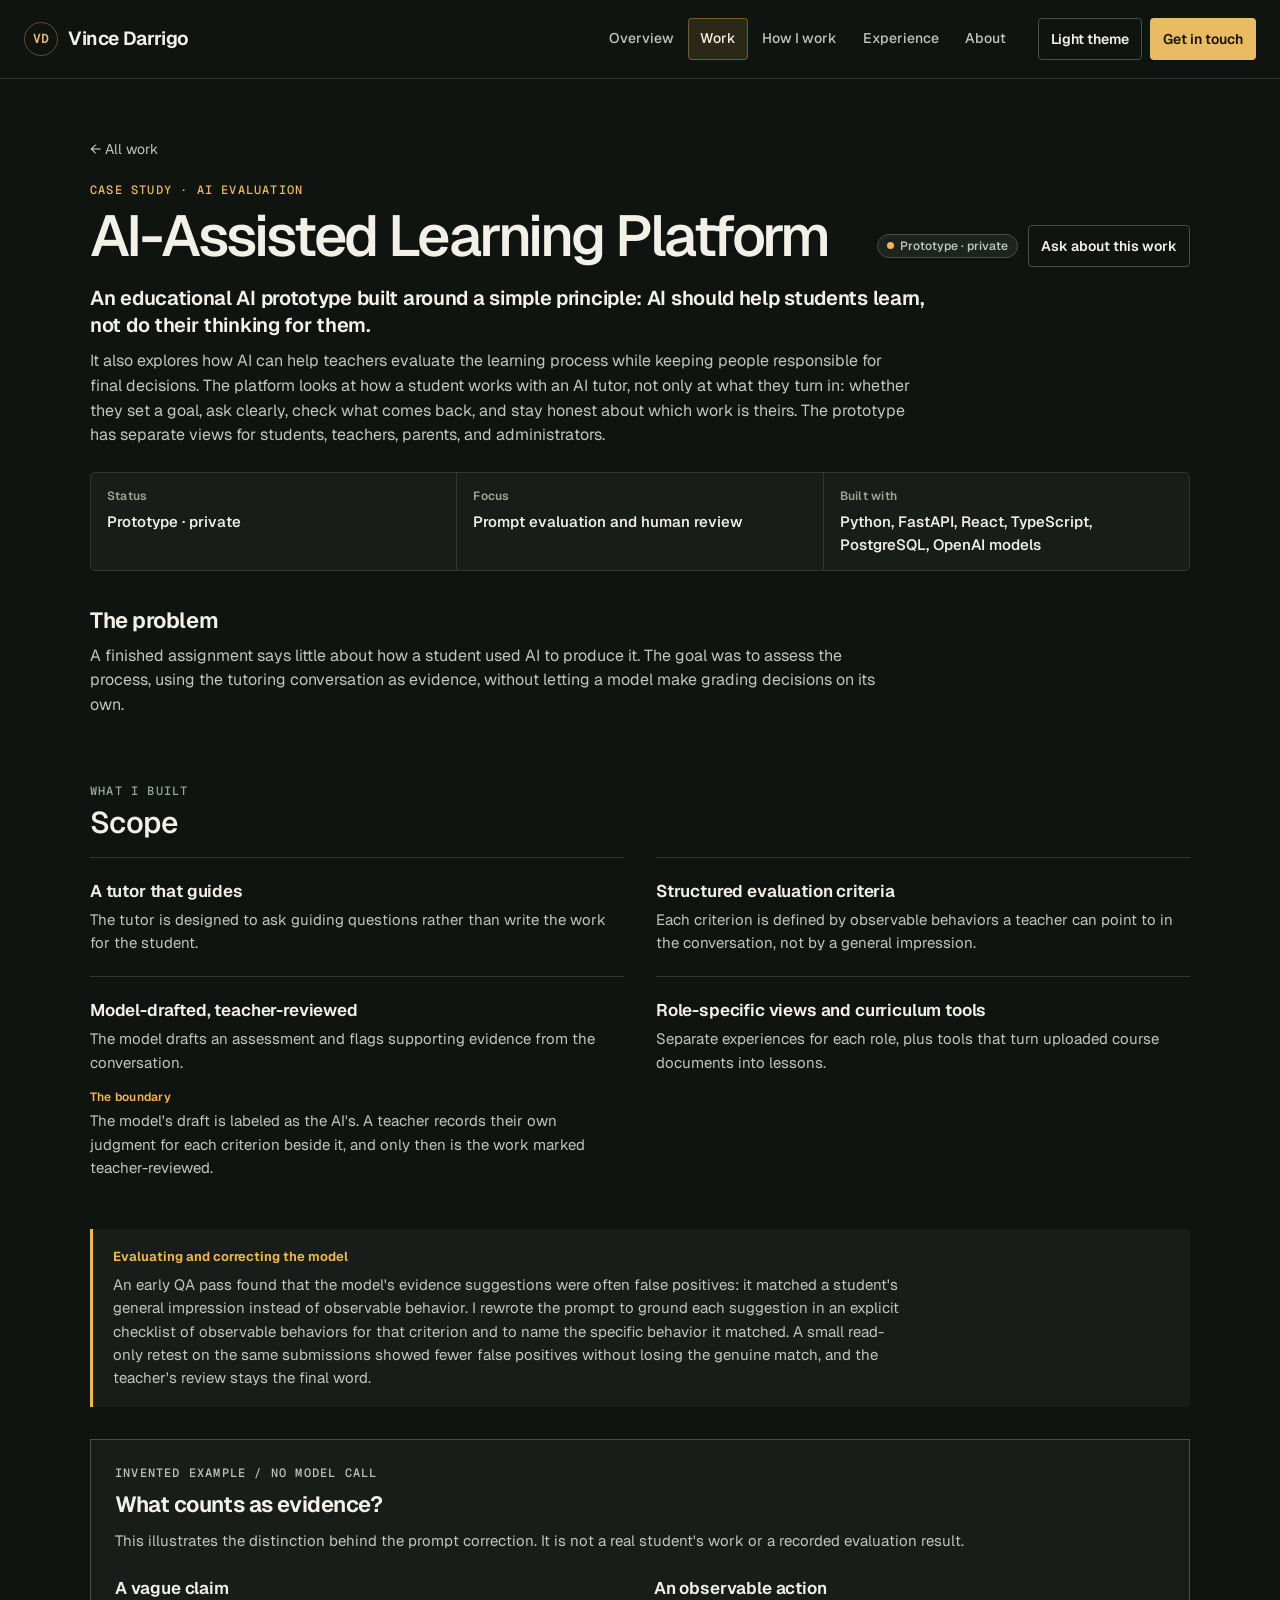
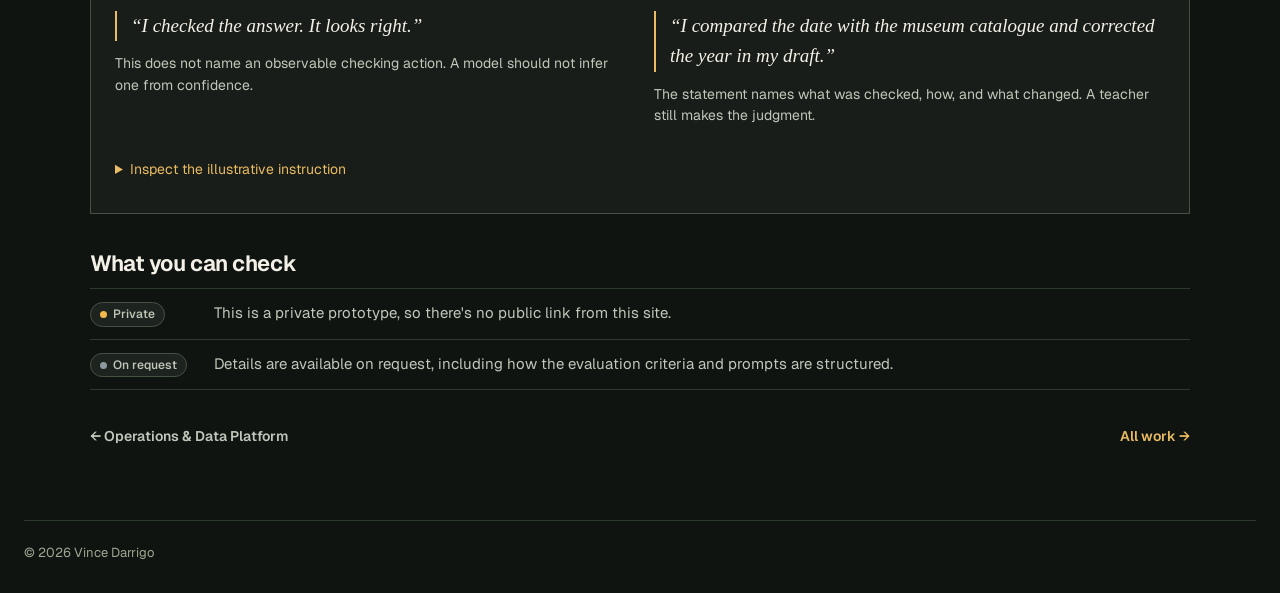
<file: work/learning-platform/index.html>
<!DOCTYPE html>
<html lang="en" data-theme="dark" data-route="/work/learning-platform">
<head>
<meta charset="utf-8">
<base href="../../">
<meta name="viewport" content="width=device-width, initial-scale=1">
<title>AI-Assisted Learning Platform · Vince Darrigo</title>
<meta name="description" content="A private learning-platform prototype: observable evidence, prompt-evaluation false positives, and teacher review. Includes an explicitly invented example.">
<meta property="og:type" content="website">
<meta property="og:title" content="AI-Assisted Learning Platform · Vince Darrigo">
<meta property="og:description" content="A private learning-platform prototype: observable evidence, prompt-evaluation false positives, and teacher review. Includes an explicitly invented example.">
<meta property="og:url" content="https://vincentdarrigo.github.io/portfolio/work/learning-platform/">
<meta property="og:image" content="https://vincentdarrigo.github.io/portfolio/og.png">
<meta name="twitter:card" content="summary_large_image">
<link rel="icon" href="data:image/svg+xml,%3Csvg xmlns='http://www.w3.org/2000/svg' viewBox='0 0 32 32'%3E%3Crect width='32' height='32' rx='8' fill='%23f2b84b'/%3E%3Ctext x='16' y='21.5' font-family='Arial,sans-serif' font-size='14' font-weight='700' text-anchor='middle' fill='%231a1306'%3EVD%3C/text%3E%3C/svg%3E">
<link rel="preconnect" href="https://fonts.googleapis.com">
<link rel="preconnect" href="https://fonts.gstatic.com" crossorigin>
<link rel="stylesheet" href="https://fonts.googleapis.com/css2?family=Geist:wght@400..700&family=Geist+Mono:wght@400..600&display=swap">
<link rel="stylesheet" href="css/site.css">
<link rel="stylesheet" href="css/features.css">
<link rel="canonical" href="https://vincentdarrigo.github.io/portfolio/work/learning-platform/">
<script>
  // Apply the saved theme before first paint so there's no flash.
  try { var t = localStorage.getItem('vd-theme'); if (t === 'light' || t === 'dark') document.documentElement.dataset.theme = t; } catch (e) {}
  document.documentElement.classList.add('js');
</script>
</head>
<body>
<a class="skip" href="#main">Skip to content</a>

<div class="shell">

  <!-- ===================== Navigation ===================== -->
  <header class="side">
    <a class="brand" href="#/" aria-label="Vince Darrigo, home">
      <span class="brand-mark" aria-hidden="true">VD</span>
      <span class="brand-name">Vince Darrigo</span>
    </a>

    <nav class="nav" aria-label="Sections">
      <a href="#/" data-nav="/">
        <svg viewBox="0 0 24 24" aria-hidden="true"><rect x="3" y="3" width="7" height="9" rx="1.5"/><rect x="14" y="3" width="7" height="5" rx="1.5"/><rect x="14" y="12" width="7" height="9" rx="1.5"/><rect x="3" y="16" width="7" height="5" rx="1.5"/></svg>
        <span>Overview</span>
      </a>
      <a href="#/work" data-nav="/work">
        <svg viewBox="0 0 24 24" aria-hidden="true"><path d="M3 7.5A2.5 2.5 0 0 1 5.5 5H9l2 2.5h7.5A2.5 2.5 0 0 1 21 10v7.5a2.5 2.5 0 0 1-2.5 2.5h-13A2.5 2.5 0 0 1 3 17.5z"/></svg>
        <span>Work</span>
      </a>
      <a href="#/how-i-work" data-nav="/how-i-work">
        <svg viewBox="0 0 24 24" aria-hidden="true"><path d="M6 3h12v18l-3-2-3 2-3-2-3 2z"/><path d="M9 8h6M9 12h6M9 16h3"/></svg>
        <span>How I work</span>
      </a>
      <a href="#/experience" data-nav="/experience">
        <svg viewBox="0 0 24 24" aria-hidden="true"><rect x="3" y="7" width="18" height="13" rx="2"/><path d="M8.5 7V5.5A1.5 1.5 0 0 1 10 4h4a1.5 1.5 0 0 1 1.5 1.5V7M3 12.5h18"/></svg>
        <span>Experience</span>
      </a>
      <a href="#/about" data-nav="/about">
        <svg viewBox="0 0 24 24" aria-hidden="true"><circle cx="12" cy="8" r="4"/><path d="M4 21c.6-3.8 4-6 8-6s7.4 2.2 8 6"/></svg>
        <span>About</span>
      </a>
    </nav>


      <div class="topbar-actions">
        <button class="btn btn-ghost btn-sm" id="theme-toggle" type="button" aria-label="Switch to light theme"><svg class="tt-icon" viewBox="0 0 24 24" aria-hidden="true"><circle cx="12" cy="12" r="8"/><path d="M12 4a8 8 0 0 1 0 16z"/></svg><span class="tt-label">Light theme</span></button>
        <a class="btn btn-accent btn-sm" href="mailto:vincent.darrigo@gmail.com">Get in touch</a>
      </div>
  </header>

  <!-- ===================== Main ===================== -->
  <div class="main-col">


    <main id="main" tabindex="-1">
<article class="view study" id="/work/learning-platform" data-title="AI-Assisted Learning Platform" style="--c: var(--c-amber)">
        <a class="back" href="#/work"><span aria-hidden="true">←</span> All work</a>
        <div class="study-head">
          <div>
            <p class="eyebrow">Case study · AI evaluation</p>
            <h1>AI-Assisted Learning Platform</h1>
          </div>
          <div class="study-actions">
            <span class="pill pill-proto">Prototype · private</span>
            <a class="btn btn-ghost btn-sm" href="mailto:vincent.darrigo@gmail.com?subject=Your%20learning%20platform%20case%20study">Ask about this work</a>
          </div>
        </div>
        <p class="study-lede-strong">An educational AI prototype built around a simple principle: AI should help students learn, not do their thinking for them.</p>
        <p class="study-lede">It also explores how AI can help teachers evaluate the learning process while keeping people responsible for final decisions. The platform looks at how a student works with an AI tutor, not only at what they turn in: whether they set a goal, ask clearly, check what comes back, and stay honest about which work is theirs. The prototype has separate views for students, teachers, parents, and administrators.</p>

        <dl class="facts">
          <div><dt>Status</dt><dd>Prototype · private</dd></div>
          <div><dt>Focus</dt><dd>Prompt evaluation and human review</dd></div>
          <div><dt>Built with</dt><dd>Python, FastAPI, React, TypeScript, PostgreSQL, OpenAI models</dd></div>
        </dl>

        <section class="prose">
          <h2>The problem</h2>
          <p>A finished assignment says little about how a student used AI to produce it. The goal was to assess the process, using the tutoring conversation as evidence, without letting a model make grading decisions on its own.</p>
        </section>

        <div class="section-head"><div><p class="eyebrow eyebrow-muted">What I built</p><h2>Scope</h2></div></div>
        <div class="tiles">
          <div class="tile">
            <h3>A tutor that guides</h3>
            <p>The tutor is designed to ask guiding questions rather than write the work for the student.</p>
          </div>
          <div class="tile">
            <h3>Structured evaluation criteria</h3>
            <p>Each criterion is defined by observable behaviors a teacher can point to in the conversation, not by a general impression.</p>
          </div>
          <div class="tile">
            <h3>Model-drafted, teacher-reviewed</h3>
            <p>The model drafts an assessment and flags supporting evidence from the conversation.</p>
            <p class="tile-label">The boundary</p>
            <p>The model's draft is labeled as the AI's. A teacher records their own judgment for each criterion beside it, and only then is the work marked teacher-reviewed.</p>
          </div>
          <div class="tile">
            <h3>Role-specific views and curriculum tools</h3>
            <p>Separate experiences for each role, plus tools that turn uploaded course documents into lessons.</p>
          </div>
        </div>

        <div class="callout">
          <p class="callout-label">Evaluating and correcting the model</p>
          <p>An early QA pass found that the model's evidence suggestions were often false positives: it matched a student's general impression instead of observable behavior. I rewrote the prompt to ground each suggestion in an explicit checklist of observable behaviors for that criterion and to name the specific behavior it matched. A small read-only retest on the same submissions showed fewer false positives without losing the genuine match, and the teacher's review stays the final word.</p>
        </div>

        <section class="eval-example" aria-labelledby="eval-example-title">
          <p class="eyebrow">Invented example / no model call</p><h2 id="eval-example-title">What counts as evidence?</h2>
          <p>This illustrates the distinction behind the prompt correction. It is not a real student's work or a recorded evaluation result.</p>
          <div class="eval-pair"><div><h3>A vague claim</h3><blockquote>“I checked the answer. It looks right.”</blockquote><p>This does not name an observable checking action. A model should not infer one from confidence.</p></div><div><h3>An observable action</h3><blockquote>“I compared the date with the museum catalogue and corrected the year in my draft.”</blockquote><p>The statement names what was checked, how, and what changed. A teacher still makes the judgment.</p></div></div>
          <details><summary>Inspect the illustrative instruction</summary><pre>Suggest evidence only when a quoted conversation turn names an observable action for the criterion. Cite the turn and the action. If the behavior is absent or ambiguous, return insufficient evidence. Do not infer verification from a general claim of confidence.</pre></details>
        </section>

        <div class="evidence">
          <h2>What you can check</h2>
          <ul>
            <li><span class="pill pill-proto">Private</span><span>This is a private prototype, so there's no public link from this site.</span></li>
            <li><span class="pill pill-req">On request</span><span>Details are available on request, including how the evaluation criteria and prompts are structured.</span></li>
          </ul>
        </div>
        <nav class="study-nav" aria-label="More work"><a href="work/operations-platform/"><span aria-hidden="true">←</span> Operations &amp; Data Platform</a><a href="#/work">All work <span aria-hidden="true">→</span></a></nav>
      </article>
<section hidden class="view" id="/not-found" data-title="Page not found" hidden>
        <div class="page-head"><div><p class="eyebrow">Unknown route</p><h1>That page isn't here.</h1></div></div>
        <p class="lede">Try the work index, or head back to the overview.</p>
        <div class="btn-row"><a class="btn btn-accent" href="#/work">Explore the work</a><a class="btn btn-ghost" href="#/">Overview</a></div>
      </section>
</main>

    <footer class="foot">
      <p>© 2026 Vince Darrigo</p>
    </footer>
  </div>
</div>


<dialog id="gateway-dialog" class="gateway-dialog" aria-labelledby="gateway-title" aria-describedby="gateway-description">
  <button type="button" id="gateway-close" class="gateway-close" aria-label="Close computer preview" autofocus>×</button>
  <h2 id="gateway-title">Vince's Vault</h2>
  <p id="gateway-description">Click the computer to boot the desktop.</p>
  <a class="gateway-launch" href="retro/" aria-label="Boot Vince's Vault">
    <img src="img/gateway.jpg" width="600" height="600" alt="Boot the cow-spotted Gateway computer">
  </a>
  <p class="gateway-dismiss">Escape or click outside to put it away.</p>
</dialog>

<script src="js/site.js"></script>
<script src="js/systems-map.js"></script>
<script src="js/gateway.js"></script>
</body>
</html>
</file>
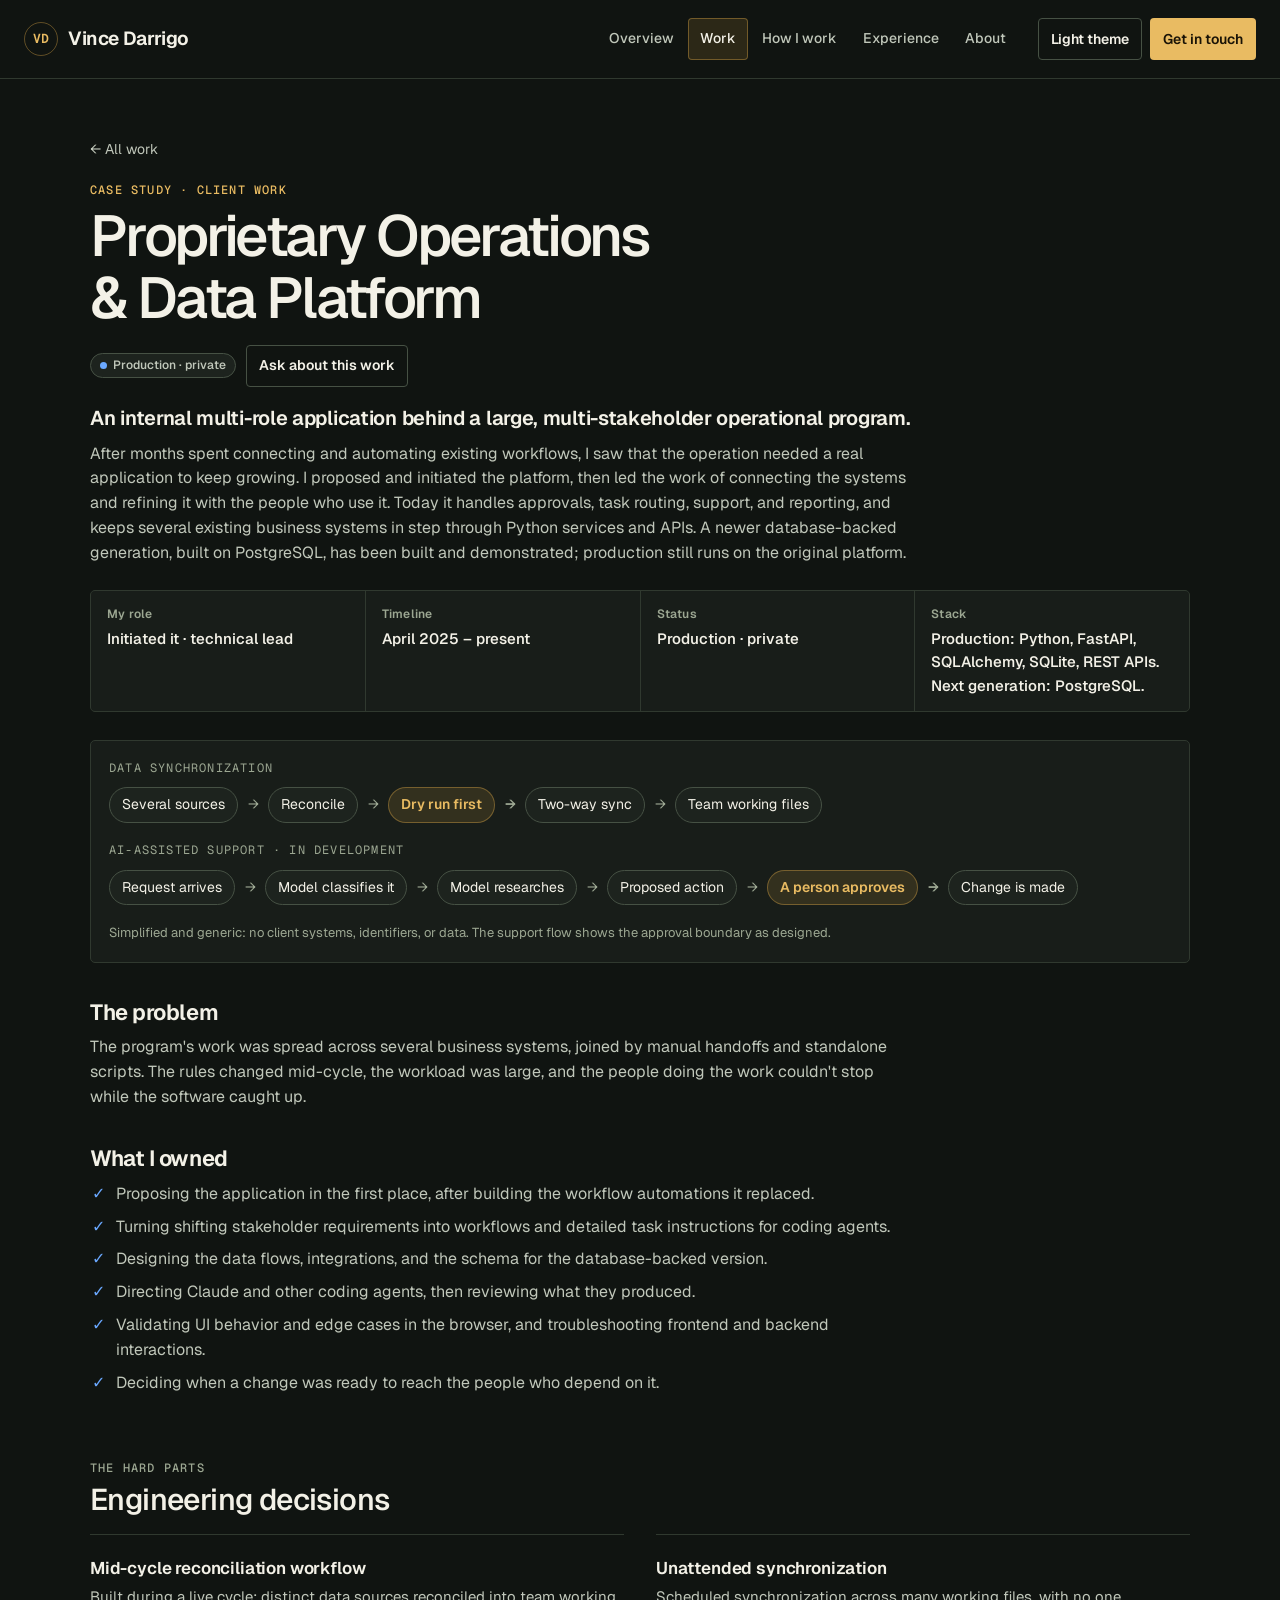
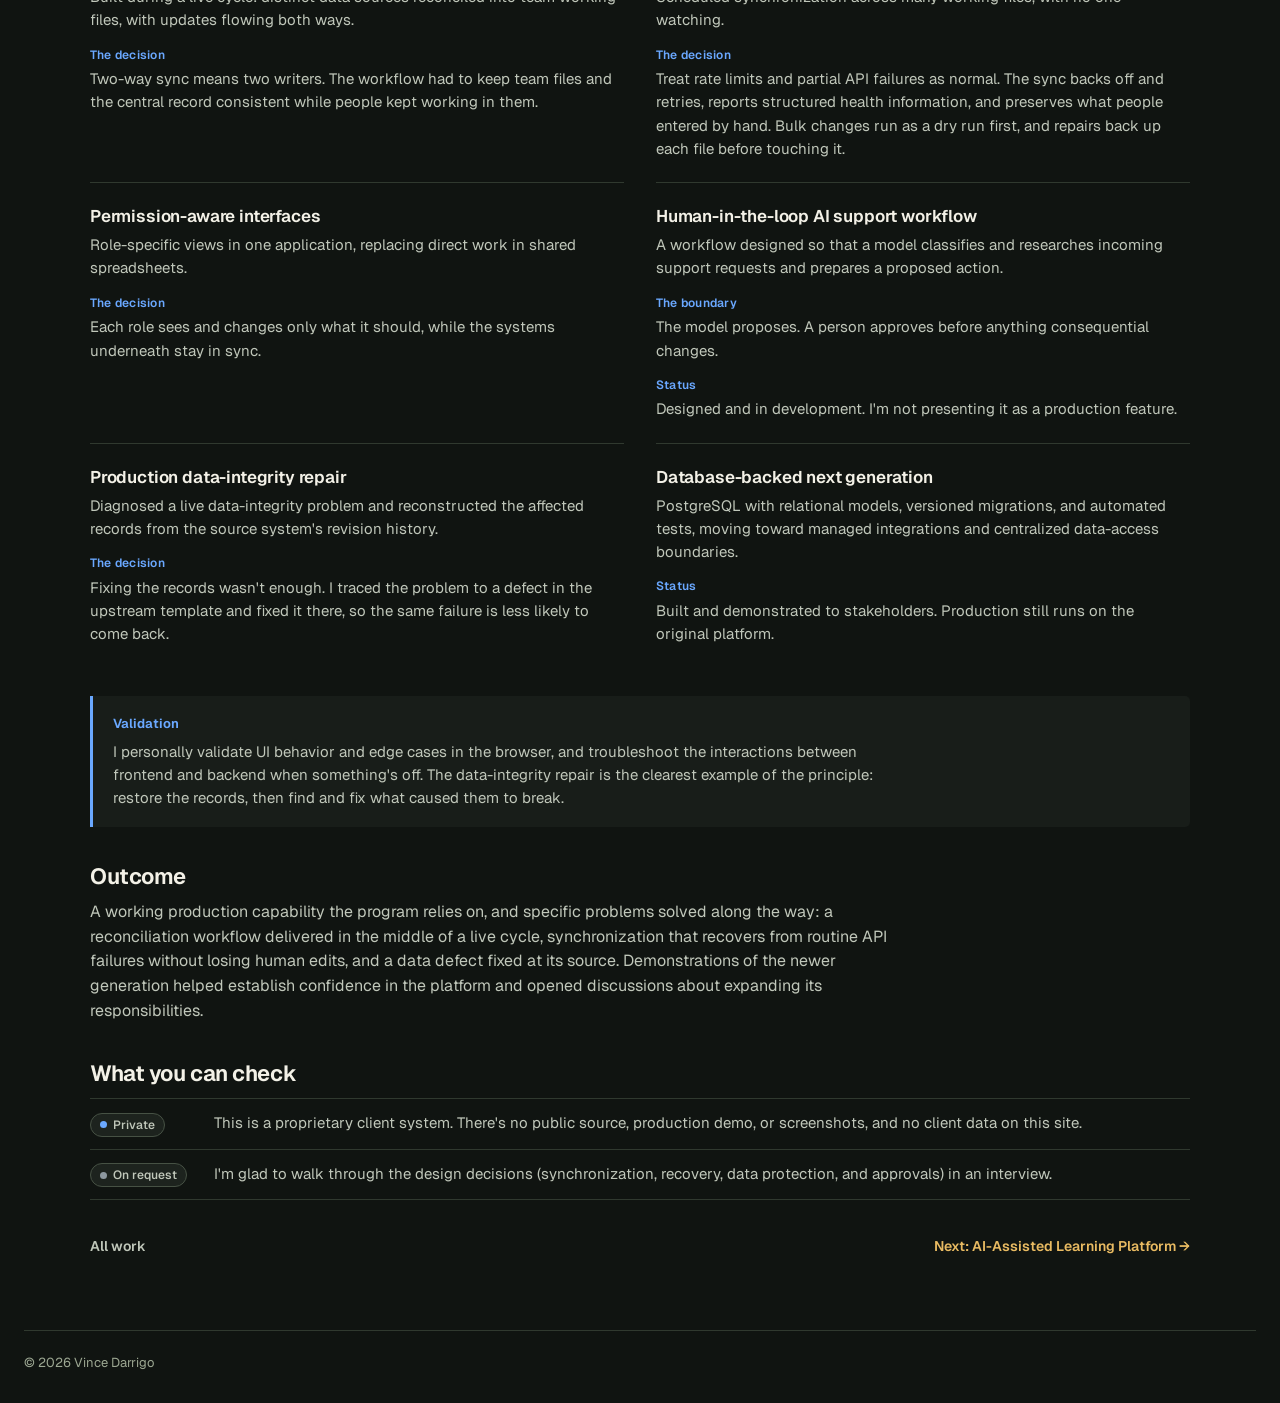
<file: work/operations-platform/index.html>
<!DOCTYPE html>
<html lang="en" data-theme="dark" data-route="/work/operations-platform">
<head>
<meta charset="utf-8">
<base href="../../">
<meta name="viewport" content="width=device-width, initial-scale=1">
<title>Operations & Data Platform · Vince Darrigo</title>
<meta name="description" content="An anonymized case study in Python integrations, data reconciliation, failure recovery, and operational software. Production and proposed work are labeled separately.">
<meta property="og:type" content="website">
<meta property="og:title" content="Operations & Data Platform · Vince Darrigo">
<meta property="og:description" content="An anonymized case study in Python integrations, data reconciliation, failure recovery, and operational software. Production and proposed work are labeled separately.">
<meta property="og:url" content="https://vincentdarrigo.github.io/portfolio/work/operations-platform/">
<meta property="og:image" content="https://vincentdarrigo.github.io/portfolio/og.png">
<meta name="twitter:card" content="summary_large_image">
<link rel="icon" href="data:image/svg+xml,%3Csvg xmlns='http://www.w3.org/2000/svg' viewBox='0 0 32 32'%3E%3Crect width='32' height='32' rx='8' fill='%23f2b84b'/%3E%3Ctext x='16' y='21.5' font-family='Arial,sans-serif' font-size='14' font-weight='700' text-anchor='middle' fill='%231a1306'%3EVD%3C/text%3E%3C/svg%3E">
<link rel="preconnect" href="https://fonts.googleapis.com">
<link rel="preconnect" href="https://fonts.gstatic.com" crossorigin>
<link rel="stylesheet" href="https://fonts.googleapis.com/css2?family=Geist:wght@400..700&family=Geist+Mono:wght@400..600&display=swap">
<link rel="stylesheet" href="css/site.css">
<link rel="stylesheet" href="css/features.css">
<link rel="canonical" href="https://vincentdarrigo.github.io/portfolio/work/operations-platform/">
<script>
  // Apply the saved theme before first paint so there's no flash.
  try { var t = localStorage.getItem('vd-theme'); if (t === 'light' || t === 'dark') document.documentElement.dataset.theme = t; } catch (e) {}
  document.documentElement.classList.add('js');
</script>
</head>
<body>
<a class="skip" href="#main">Skip to content</a>

<div class="shell">

  <!-- ===================== Navigation ===================== -->
  <header class="side">
    <a class="brand" href="#/" aria-label="Vince Darrigo, home">
      <span class="brand-mark" aria-hidden="true">VD</span>
      <span class="brand-name">Vince Darrigo</span>
    </a>

    <nav class="nav" aria-label="Sections">
      <a href="#/" data-nav="/">
        <svg viewBox="0 0 24 24" aria-hidden="true"><rect x="3" y="3" width="7" height="9" rx="1.5"/><rect x="14" y="3" width="7" height="5" rx="1.5"/><rect x="14" y="12" width="7" height="9" rx="1.5"/><rect x="3" y="16" width="7" height="5" rx="1.5"/></svg>
        <span>Overview</span>
      </a>
      <a href="#/work" data-nav="/work">
        <svg viewBox="0 0 24 24" aria-hidden="true"><path d="M3 7.5A2.5 2.5 0 0 1 5.5 5H9l2 2.5h7.5A2.5 2.5 0 0 1 21 10v7.5a2.5 2.5 0 0 1-2.5 2.5h-13A2.5 2.5 0 0 1 3 17.5z"/></svg>
        <span>Work</span>
      </a>
      <a href="#/how-i-work" data-nav="/how-i-work">
        <svg viewBox="0 0 24 24" aria-hidden="true"><path d="M6 3h12v18l-3-2-3 2-3-2-3 2z"/><path d="M9 8h6M9 12h6M9 16h3"/></svg>
        <span>How I work</span>
      </a>
      <a href="#/experience" data-nav="/experience">
        <svg viewBox="0 0 24 24" aria-hidden="true"><rect x="3" y="7" width="18" height="13" rx="2"/><path d="M8.5 7V5.5A1.5 1.5 0 0 1 10 4h4a1.5 1.5 0 0 1 1.5 1.5V7M3 12.5h18"/></svg>
        <span>Experience</span>
      </a>
      <a href="#/about" data-nav="/about">
        <svg viewBox="0 0 24 24" aria-hidden="true"><circle cx="12" cy="8" r="4"/><path d="M4 21c.6-3.8 4-6 8-6s7.4 2.2 8 6"/></svg>
        <span>About</span>
      </a>
    </nav>


      <div class="topbar-actions">
        <button class="btn btn-ghost btn-sm" id="theme-toggle" type="button" aria-label="Switch to light theme"><svg class="tt-icon" viewBox="0 0 24 24" aria-hidden="true"><circle cx="12" cy="12" r="8"/><path d="M12 4a8 8 0 0 1 0 16z"/></svg><span class="tt-label">Light theme</span></button>
        <a class="btn btn-accent btn-sm" href="mailto:vincent.darrigo@gmail.com">Get in touch</a>
      </div>
  </header>

  <!-- ===================== Main ===================== -->
  <div class="main-col">


    <main id="main" tabindex="-1">
<article class="view study" id="/work/operations-platform" data-title="Operations & Data Platform" style="--c: var(--c-blue)">
        <a class="back" href="#/work"><span aria-hidden="true">←</span> All work</a>
        <div class="study-head">
          <div>
            <p class="eyebrow">Case study · Client work</p>
            <h1>Proprietary Operations &amp; Data Platform</h1>
          </div>
          <div class="study-actions">
            <span class="pill pill-prod">Production · private</span>
            <a class="btn btn-ghost btn-sm" href="mailto:vincent.darrigo@gmail.com?subject=Your%20operations%20platform%20case%20study">Ask about this work</a>
          </div>
        </div>
        <p class="study-lede-strong">An internal multi-role application behind a large, multi-stakeholder operational program.</p>
        <p class="study-lede">After months spent connecting and automating existing workflows, I saw that the operation needed a real application to keep growing. I proposed and initiated the platform, then led the work of connecting the systems and refining it with the people who use it. Today it handles approvals, task routing, support, and reporting, and keeps several existing business systems in step through Python services and APIs. A newer database-backed generation, built on PostgreSQL, has been built and demonstrated; production still runs on the original platform.</p>

        <dl class="facts">
          <div><dt>My role</dt><dd>Initiated it · technical lead</dd></div>
          <div><dt>Timeline</dt><dd>April 2025 – present</dd></div>
          <div><dt>Status</dt><dd>Production · private</dd></div>
          <div><dt>Stack</dt><dd>Production: Python, FastAPI, SQLAlchemy, SQLite, REST APIs. Next generation: PostgreSQL.</dd></div>
        </dl>

        <figure class="flows">
          <div class="flow-block">
            <p class="flow-title">Data synchronization</p>
            <ol class="flow">
              <li>Several sources</li>
              <li>Reconcile</li>
              <li class="flow-gate">Dry run first</li>
              <li>Two-way sync</li>
              <li>Team working files</li>
            </ol>
          </div>
          <div class="flow-block">
            <p class="flow-title">AI-assisted support · in development</p>
            <ol class="flow">
              <li>Request arrives</li>
              <li>Model classifies it</li>
              <li>Model researches</li>
              <li>Proposed action</li>
              <li class="flow-gate">A person approves</li>
              <li>Change is made</li>
            </ol>
          </div>
          <figcaption>Simplified and generic: no client systems, identifiers, or data. The support flow shows the approval boundary as designed.</figcaption>
        </figure>

        <section class="prose">
          <h2>The problem</h2>
          <p>The program's work was spread across several business systems, joined by manual handoffs and standalone scripts. The rules changed mid-cycle, the workload was large, and the people doing the work couldn't stop while the software caught up.</p>
        </section>

        <section class="prose">
          <h2>What I owned</h2>
          <ul class="checks">
            <li>Proposing the application in the first place, after building the workflow automations it replaced.</li>
            <li>Turning shifting stakeholder requirements into workflows and detailed task instructions for coding agents.</li>
            <li>Designing the data flows, integrations, and the schema for the database-backed version.</li>
            <li>Directing Claude and other coding agents, then reviewing what they produced.</li>
            <li>Validating UI behavior and edge cases in the browser, and troubleshooting frontend and backend interactions.</li>
            <li>Deciding when a change was ready to reach the people who depend on it.</li>
          </ul>
        </section>

        <div class="section-head"><div><p class="eyebrow eyebrow-muted">The hard parts</p><h2>Engineering decisions</h2></div></div>
        <div class="tiles">
          <div class="tile">
            <h3>Mid-cycle reconciliation workflow</h3>
            <p>Built during a live cycle: distinct data sources reconciled into team working files, with updates flowing both ways.</p>
            <p class="tile-label">The decision</p>
            <p>Two-way sync means two writers. The workflow had to keep team files and the central record consistent while people kept working in them.</p>
          </div>
          <div class="tile">
            <h3>Unattended synchronization</h3>
            <p>Scheduled synchronization across many working files, with no one watching.</p>
            <p class="tile-label">The decision</p>
            <p>Treat rate limits and partial API failures as normal. The sync backs off and retries, reports structured health information, and preserves what people entered by hand. Bulk changes run as a dry run first, and repairs back up each file before touching it.</p>
          </div>
          <div class="tile">
            <h3>Permission-aware interfaces</h3>
            <p>Role-specific views in one application, replacing direct work in shared spreadsheets.</p>
            <p class="tile-label">The decision</p>
            <p>Each role sees and changes only what it should, while the systems underneath stay in sync.</p>
          </div>
          <div class="tile">
            <h3>Human-in-the-loop AI support workflow</h3>
            <p>A workflow designed so that a model classifies and researches incoming support requests and prepares a proposed action.</p>
            <p class="tile-label">The boundary</p>
            <p>The model proposes. A person approves before anything consequential changes.</p>
            <p class="tile-label">Status</p>
            <p>Designed and in development. I'm not presenting it as a production feature.</p>
          </div>
          <div class="tile">
            <h3>Production data-integrity repair</h3>
            <p>Diagnosed a live data-integrity problem and reconstructed the affected records from the source system's revision history.</p>
            <p class="tile-label">The decision</p>
            <p>Fixing the records wasn't enough. I traced the problem to a defect in the upstream template and fixed it there, so the same failure is less likely to come back.</p>
          </div>
          <div class="tile">
            <h3>Database-backed next generation</h3>
            <p>PostgreSQL with relational models, versioned migrations, and automated tests, moving toward managed integrations and centralized data-access boundaries.</p>
            <p class="tile-label">Status</p>
            <p>Built and demonstrated to stakeholders. Production still runs on the original platform.</p>
          </div>
        </div>

        <div class="callout">
          <p class="callout-label">Validation</p>
          <p>I personally validate UI behavior and edge cases in the browser, and troubleshoot the interactions between frontend and backend when something's off. The data-integrity repair is the clearest example of the principle: restore the records, then find and fix what caused them to break.</p>
        </div>

        <section class="prose">
          <h2>Outcome</h2>
          <p>A working production capability the program relies on, and specific problems solved along the way: a reconciliation workflow delivered in the middle of a live cycle, synchronization that recovers from routine API failures without losing human edits, and a data defect fixed at its source. Demonstrations of the newer generation helped establish confidence in the platform and opened discussions about expanding its responsibilities.</p>
        </section>

        <div class="evidence">
          <h2>What you can check</h2>
          <ul>
            <li><span class="pill pill-prod">Private</span><span>This is a proprietary client system. There's no public source, production demo, or screenshots, and no client data on this site.</span></li>
            <li><span class="pill pill-req">On request</span><span>I'm glad to walk through the design decisions (synchronization, recovery, data protection, and approvals) in an interview.</span></li>
          </ul>
        </div>
        <nav class="study-nav" aria-label="More work"><a href="#/work">All work</a><a href="work/learning-platform/">Next: AI-Assisted Learning Platform <span aria-hidden="true">→</span></a></nav>
      </article>
<section hidden class="view" id="/not-found" data-title="Page not found" hidden>
        <div class="page-head"><div><p class="eyebrow">Unknown route</p><h1>That page isn't here.</h1></div></div>
        <p class="lede">Try the work index, or head back to the overview.</p>
        <div class="btn-row"><a class="btn btn-accent" href="#/work">Explore the work</a><a class="btn btn-ghost" href="#/">Overview</a></div>
      </section>
</main>

    <footer class="foot">
      <p>© 2026 Vince Darrigo</p>
    </footer>
  </div>
</div>


<dialog id="gateway-dialog" class="gateway-dialog" aria-labelledby="gateway-title" aria-describedby="gateway-description">
  <button type="button" id="gateway-close" class="gateway-close" aria-label="Close computer preview" autofocus>×</button>
  <h2 id="gateway-title">Vince's Vault</h2>
  <p id="gateway-description">Click the computer to boot the desktop.</p>
  <a class="gateway-launch" href="retro/" aria-label="Boot Vince's Vault">
    <img src="img/gateway.jpg" width="600" height="600" alt="Boot the cow-spotted Gateway computer">
  </a>
  <p class="gateway-dismiss">Escape or click outside to put it away.</p>
</dialog>

<script src="js/site.js"></script>
<script src="js/systems-map.js"></script>
<script src="js/gateway.js"></script>
</body>
</html>
</file>
<file: css/site.css>
/* Vince Darrigo — portfolio. Dark by default; [data-theme="light"] swaps the tokens. */

:root {
  --bg: #0d1013;
  --bg-side: #0a0c0f;
  --panel: #13171b;
  --panel-2: #181d22;
  --line: #222a30;
  --line-2: #2d373e;
  --text: #e9ecee;
  --text-2: #b0b9bf;
  --text-3: #808b92;
  --accent: #f2b84b;
  --accent-ink: #1a1306;
  --accent-text: #f2b84b;
  --accent-soft: rgba(242, 184, 75, .12);
  --accent-line: rgba(242, 184, 75, .35);
  --paper: #171b1f;
  --paper-line: #30393f;
  --focus: #f2b84b;

  --c-blue: #6aa8ff;
  --c-amber: #f2b84b;
  --c-teal: #4fd1c5;
  --c-violet: #b495ff;
  --c-green: #5bd69a;

  --live: #5bd69a;
  --prod: #6aa8ff;
  --season: #b495ff;
  --proto: #f2b84b;
  --req: #8d989f;

  --radius: 12px;
  --radius-sm: 8px;
  --side-w: 248px;
  --font: "Geist", ui-sans-serif, system-ui, -apple-system, "Segoe UI", Roboto, Arial, sans-serif;
  --mono: "Geist Mono", ui-monospace, "SFMono-Regular", Consolas, "Liberation Mono", monospace;

  color-scheme: dark;
}

:root[data-theme="light"] {
  --bg: #f5f4ef;
  --bg-side: #eeece5;
  --panel: #ffffff;
  --panel-2: #faf9f5;
  --line: #e2dfd5;
  --line-2: #d3cfc2;
  --text: #15191c;
  --text-2: #444d53;
  --text-3: #5c6469;
  --accent: #f2b84b;
  --accent-ink: #1a1306;
  --accent-text: #94600a;
  --accent-soft: rgba(242, 184, 75, .18);
  --accent-line: rgba(176, 112, 0, .35);
  --paper: #fffdf6;
  --paper-line: #d9d3c2;
  --focus: #94600a;

  --c-blue: #2a64c0;
  --c-amber: #94600a;
  --c-teal: #0d746b;
  --c-violet: #6e47c9;
  --c-green: #17784a;

  --live: #17784a;
  --prod: #2a64c0;
  --season: #6e47c9;
  --proto: #94600a;
  --req: #5c6469;

  color-scheme: light;
}

* { box-sizing: border-box; }
html { -webkit-text-size-adjust: 100%; }
body {
  margin: 0;
  background: var(--bg);
  color: var(--text);
  font-family: var(--font);
  font-size: 15px;
  line-height: 1.55;
  -webkit-font-smoothing: antialiased;
}
h1, h2, h3, p, ul, ol, dl, dd { margin: 0; }
ul, ol { padding: 0; list-style: none; }
a { color: inherit; }
img { max-width: 100%; }
[hidden] { display: none !important; }
.sr-only { position: absolute; width: 1px; height: 1px; padding: 0; margin: -1px; overflow: hidden; clip: rect(0 0 0 0); white-space: nowrap; border: 0; }

:focus-visible { outline: 2px solid var(--focus); outline-offset: 2px; border-radius: 4px; }

.skip {
  position: absolute; left: 12px; top: -48px; z-index: 20;
  background: var(--accent); color: var(--accent-ink);
  padding: 8px 14px; border-radius: var(--radius-sm); font-weight: 600; text-decoration: none;
}
.skip:focus { top: 12px; }

/* ---------- Layout ---------- */

.shell { display: grid; grid-template-columns: var(--side-w) minmax(0, 1fr); min-height: 100vh; }

.side {
  position: sticky; top: 0; height: 100vh;
  display: flex; flex-direction: column;
  padding: 20px 14px 18px;
  background: var(--bg-side);
  border-right: 1px solid var(--line);
  overflow-y: auto;
}

.brand { display: flex; align-items: center; gap: 10px; padding: 2px 6px; text-decoration: none; }
.brand-mark {
  display: grid; place-items: center;
  width: 34px; height: 34px; border-radius: 9px;
  background: var(--accent); color: var(--accent-ink);
  font-family: var(--mono); font-weight: 600; font-size: 13px; letter-spacing: .02em;
}
.brand-name { font-size: 19px; font-weight: 650; letter-spacing: -.02em; }

.side-label {
  margin: 26px 8px 10px;
  font-family: var(--mono); font-size: 11px; font-weight: 500;
  letter-spacing: .12em; text-transform: uppercase; color: var(--text-3);
}

.nav { display: flex; flex-direction: column; gap: 2px; }
.nav a {
  display: flex; align-items: center; gap: 11px;
  padding: 9px 10px; border-radius: var(--radius-sm);
  color: var(--text-2); text-decoration: none; font-size: 15px; font-weight: 500;
  border: 1px solid transparent;
}
.nav a:hover { color: var(--text); background: var(--panel); }
.nav a[aria-current="page"] {
  color: var(--text); background: var(--accent-soft); border-color: var(--accent-line);
}
.nav a[aria-current="page"] svg { color: var(--accent-text); }
.nav svg {
  width: 18px; height: 18px; flex: none;
  fill: none; stroke: currentColor; stroke-width: 1.7; stroke-linecap: round; stroke-linejoin: round;
}

.side-foot { margin-top: auto; padding: 18px 8px 0; border-top: 1px solid var(--line); }
.side-tag { font-size: 17px; font-weight: 650; letter-spacing: -.015em; line-height: 1.25; }
.side-blurb { margin-top: 8px; font-size: 13px; color: var(--text-3); line-height: 1.5; }
.side-links { display: flex; flex-wrap: wrap; gap: 4px 14px; margin-top: 14px; font-size: 13px; }
.side-links a { color: var(--accent-text); text-decoration: none; }
.side-links a:hover { text-decoration: underline; }

.main-col { min-width: 0; display: flex; flex-direction: column; }

.topbar {
  position: sticky; top: 0; z-index: 5;
  display: flex; align-items: center; justify-content: space-between; gap: 12px;
  padding: 10px 32px;
  background: color-mix(in srgb, var(--bg) 88%, transparent);
  backdrop-filter: blur(10px);
  -webkit-backdrop-filter: blur(10px);
  border-bottom: 1px solid var(--line);
}
.crumb { font-size: 14px; color: var(--text-3); display: flex; gap: 8px; min-width: 0; }
.crumb #crumb-here { color: var(--text); font-weight: 550; white-space: nowrap; overflow: hidden; text-overflow: ellipsis; }
.crumb-sep { opacity: .6; }
.topbar-actions { display: flex; gap: 8px; flex: none; }

main { flex: 1; width: 100%; max-width: 1180px; padding: 32px 32px 56px; }
main:focus, main:focus-visible { outline: none; }

.tt-icon { display: none; width: 16px; height: 16px; fill: none; stroke: currentColor; stroke-width: 1.8; }
.tt-icon path { fill: currentColor; stroke: none; }
.view + .view { margin-top: 64px; }
.js .view + .view { margin-top: 0; }
/* Route ids double as fragment targets; this keeps the browser's fragment scroll at the top of the page. */
.js .view { scroll-margin-top: 100vh; }

.foot {
  display: flex; flex-wrap: wrap; justify-content: space-between; gap: 6px 20px;
  max-width: 1180px; padding: 18px 32px 28px;
  border-top: 1px solid var(--line);
  font-size: 13px; color: var(--text-3);
}

/* ---------- Type & shared bits ---------- */

.eyebrow {
  font-family: var(--mono); font-size: 12px; font-weight: 500;
  letter-spacing: .1em; text-transform: uppercase; color: var(--accent-text);
}
.eyebrow-muted { color: var(--text-3); }

h1 { font-size: clamp(30px, 4vw, 44px); line-height: 1.08; font-weight: 680; letter-spacing: -.035em; text-wrap: balance; }
h2 { font-size: 22px; line-height: 1.2; font-weight: 650; letter-spacing: -.02em; }
h3 { font-size: 17px; line-height: 1.3; font-weight: 620; letter-spacing: -.01em; }

.lede { margin-top: 14px; max-width: 64ch; font-size: 17px; color: var(--text-2); text-wrap: pretty; }

.btn {
  display: inline-flex; align-items: center; gap: 6px;
  padding: 10px 16px; border-radius: var(--radius-sm);
  font: inherit; font-size: 15px; font-weight: 600; line-height: 1.2;
  text-decoration: none; cursor: pointer; white-space: nowrap;
  border: 1px solid transparent;
}
.btn-sm { padding: 7px 12px; font-size: 14px; }
.btn-accent { background: var(--accent); color: var(--accent-ink); }
.btn-accent:hover { filter: brightness(1.06); }
.btn-ghost { background: var(--panel); color: var(--text); border-color: var(--line-2); }
.btn-ghost:hover { border-color: var(--text-3); }
.btn-row { display: flex; flex-wrap: wrap; gap: 10px; margin-top: 24px; }

.link-arrow { color: var(--accent-text); font-weight: 600; font-size: 14px; text-decoration: none; }
.link-arrow:hover { text-decoration: underline; }

.panel { background: var(--panel); border: 1px solid var(--line); border-radius: var(--radius); }

.pill {
  display: inline-flex; align-items: center; gap: 6px;
  padding: 3px 9px; border-radius: 999px;
  font-size: 12px; font-weight: 550; line-height: 1.35; white-space: nowrap;
  color: var(--text-2); background: var(--panel-2); border: 1px solid var(--line-2);
}
.pill::before { content: ""; width: 7px; height: 7px; border-radius: 50%; background: var(--pill-dot, var(--req)); flex: none; }
.pill-live { --pill-dot: var(--live); }
.pill-prod { --pill-dot: var(--prod); }
.pill-season { --pill-dot: var(--season); }
.pill-proto { --pill-dot: var(--proto); }
.pill-req { --pill-dot: var(--req); }
.pill-live::before { box-shadow: 0 0 0 3px color-mix(in srgb, var(--live) 22%, transparent); }

.tags { display: flex; flex-wrap: wrap; gap: 6px; }
.tags li {
  padding: 2px 8px; border-radius: 6px;
  font-size: 12.5px; color: var(--text-2);
  background: var(--panel-2); border: 1px solid var(--line);
}
.tags-lg { margin-top: 16px; }
.tags-lg li { font-size: 13px; padding: 3px 9px; }

.section-head {
  display: flex; align-items: flex-end; justify-content: space-between; gap: 16px;
  margin: 44px 0 16px;
}
.section-head .eyebrow { margin-bottom: 4px; }

.page-head {
  display: flex; align-items: flex-end; justify-content: space-between; gap: 16px 32px; flex-wrap: wrap;
  margin-bottom: 28px;
}
.page-head h1 { margin-top: 6px; }
.page-head-note { max-width: 46ch; color: var(--text-2); font-size: 15px; }
.page-head-side { display: flex; flex-direction: column; align-items: flex-end; gap: 12px; text-align: right; }

/* ---------- Overview ---------- */

.hero { display: flex; justify-content: space-between; align-items: flex-start; gap: 24px; }
.hero-text { max-width: 820px; }
.hero h1 { margin-top: 10px; }
.h1-line { display: block; }
.hero-meta { flex: none; font-size: 13px; color: var(--text-3); padding-top: 2px; }

.section-note { max-width: 52ch; font-size: 14px; color: var(--text-3); text-align: right; }
.section-intro { max-width: 72ch; margin: -4px 0 18px; font-size: 16px; color: var(--text-2); }

/* Three proof themes: plain statements, no dashboard numbers. */
.proof { display: grid; grid-template-columns: repeat(3, minmax(0, 1fr)); gap: 16px; margin-top: 40px; }
.proof-item { display: flex; flex-direction: column; padding: 20px; background: var(--panel); border: 1px solid var(--line); border-radius: var(--radius); }
.proof-num { font-family: var(--mono); font-size: 13px; color: var(--accent-text); }
.proof-item h2 { margin-top: 8px; font-size: 19px; }
.proof-item p:not(.proof-num) { margin-top: 8px; color: var(--text-2); }
.proof-item .link-arrow { margin-top: auto; padding-top: 14px; }

/* Flagship feature: case summary beside the safeguards receipt. */
.feature {
  display: grid; grid-template-columns: minmax(0, 7fr) minmax(0, 5fr); gap: 24px; align-items: start;
  padding: 22px; background: var(--panel); border: 1px solid var(--line);
  border-top: 3px solid var(--c, var(--accent)); border-radius: var(--radius);
}
.feature h3 { margin-top: 10px; font-size: 24px; font-weight: 650; letter-spacing: -.025em; }
.feature .card-line { margin-top: 10px; }
.feature .tags { margin-top: 16px; }
.feature-cta { margin-top: 20px; }

/* Receipt: monospace line items with dotted leaders and a torn bottom edge. */
.receipt {
  position: relative;
  padding: 20px 20px 18px;
  margin-bottom: 10px;
  background: var(--paper);
  border: 1px solid var(--paper-line);
  border-bottom: 0;
  border-radius: var(--radius) var(--radius) 0 0;
  font-family: var(--mono);
}
.receipt::after {
  content: ""; position: absolute; left: -1px; right: -1px; bottom: -10px; height: 10px;
  background:
    linear-gradient(135deg, var(--paper) 50%, transparent 50%) 0 0 / 14px 10px repeat-x,
    linear-gradient(225deg, var(--paper) 50%, transparent 50%) 0 0 / 14px 10px repeat-x;
}
.receipt-head { text-align: center; padding-bottom: 12px; border-bottom: 1px dashed var(--paper-line); }
.receipt-kicker { font-size: 11px; letter-spacing: .3em; text-transform: uppercase; color: var(--text-3); }
.receipt-head h4 { margin: 6px 0 0; font-family: var(--mono); font-size: 16px; font-weight: 600; }
.receipt-sub { margin-top: 2px; font-size: 12px; color: var(--text-3); }
.receipt-lines { padding: 10px 0; border-bottom: 1px dashed var(--paper-line); }
.receipt-lines div { display: flex; align-items: baseline; gap: 8px; padding: 4px 0; font-size: 12.5px; }
.receipt-lines dt { order: 1; color: var(--text-2); }
.receipt-lines dd { order: 3; color: var(--live); font-weight: 600; }
.receipt-lines div::before {
  content: ""; order: 2; flex: 1; min-width: 12px;
  border-bottom: 1px dotted var(--paper-line); transform: translateY(-4px);
}
.receipt-total {
  display: flex; justify-content: space-between; gap: 12px;
  padding: 12px 0 2px; font-size: 13px; font-weight: 600;
}
.receipt-total span:last-child { color: var(--prod); }

/* Independent builds: compact cards that lead with the technical lesson. */
.builds { display: grid; grid-template-columns: repeat(3, minmax(0, 1fr)); gap: 16px; }
.build {
  display: flex; flex-direction: column; gap: 8px;
  padding: 18px; background: var(--panel); border: 1px solid var(--line);
  border-top: 3px solid var(--c, var(--accent)); border-radius: var(--radius);
}
.build .card-top h3 { font-size: 18px; font-weight: 650; letter-spacing: -.015em; }
.build-what { color: var(--text-2); }
.build-lesson { font-size: 13.5px; color: var(--text-3); }
.build .tags { margin-top: 2px; }
.build .link-arrow { margin-top: auto; padding-top: 6px; }
.builds-media .shot-link { margin: -4px -4px 6px; }
.builds-media img {
  display: block; width: 100%; height: auto; aspect-ratio: 16 / 10;
  border: 1px solid var(--line); border-radius: var(--radius-sm); background: #000;
}

/* The six-step working loop, condensed for the overview. */
.loop { display: grid; grid-template-columns: repeat(6, minmax(0, 1fr)); gap: 10px; counter-reset: none; }
.loop li {
  display: flex; flex-direction: column; gap: 6px;
  padding: 14px; background: var(--panel); border: 1px solid var(--line); border-radius: var(--radius);
  font-size: 14.5px; font-weight: 600; line-height: 1.3;
}
.loop li span { font-family: var(--mono); font-size: 12px; font-weight: 500; color: var(--accent-text); }

.cta {
  display: flex; justify-content: space-between; align-items: center; gap: 24px 40px; flex-wrap: wrap;
  margin-top: 48px; padding: 28px;
  border-radius: var(--radius);
  border: 1px solid var(--accent-line);
  background: linear-gradient(135deg, var(--accent-soft), transparent 70%), var(--panel);
}
.cta > div:first-child { max-width: 62ch; }
.cta h2 { margin-top: 6px; font-size: 24px; }
.cta p:not(.eyebrow) { margin-top: 10px; color: var(--text-2); }
.cta-actions { display: flex; flex-direction: column; align-items: flex-start; gap: 8px; }
.cta-email { font-family: var(--mono); font-size: 13px; color: var(--text-3); }

/* ---------- Cards ---------- */

.cards { display: grid; gap: 16px; }
.cards-2 { grid-template-columns: repeat(2, minmax(0, 1fr)); }
.card-wide { grid-column: 1 / -1; }
.card-row { margin-top: 16px; }
.card-row .explore, .card-foot-solo { margin-top: 14px; }

.card {
  display: flex; flex-direction: column;
  padding: 18px 18px 16px;
  background: var(--panel);
  border: 1px solid var(--line);
  border-top: 3px solid var(--c, var(--accent));
  border-radius: var(--radius);
  text-decoration: none;
  transition: border-color .15s, transform .15s;
}
.card:hover { border-color: var(--line-2); border-top-color: var(--c, var(--accent)); transform: translateY(-2px); }
.card:hover .explore { text-decoration: underline; }
.card-top { display: flex; justify-content: space-between; align-items: center; gap: 10px; flex-wrap: wrap; }
.card-cat { font-size: 13px; color: var(--text-3); }
.card h2, .card h3 { margin-top: 10px; font-size: 22px; line-height: 1.3; font-weight: 650; letter-spacing: -.025em; }
.card-title-row { display: flex; flex-direction: column; align-items: flex-start; gap: 10px; margin-top: 10px; }
.card-title-row h2 { margin-top: 0; }
.card-line { margin-top: 8px; color: var(--text-2); }
.explore { flex: none; font-size: 14px; font-weight: 600; color: var(--accent-text); }

/* ---------- Project studies ---------- */

.back { display: inline-block; margin-bottom: 20px; font-size: 14px; color: var(--text-2); text-decoration: none; }
.back:hover { color: var(--text); }
.study-head { display: flex; justify-content: space-between; align-items: flex-end; gap: 16px 24px; flex-wrap: wrap; }
.study-head h1 { margin-top: 6px; }
.study-actions { display: flex; align-items: center; gap: 10px; flex-wrap: wrap; }
.study-lede-strong { margin-top: 18px; font-size: 20px; font-weight: 620; letter-spacing: -.015em; line-height: 1.35; max-width: 60ch; }
.study-lede { margin-top: 10px; max-width: 75ch; color: var(--text-2); font-size: 16px; }

.facts {
  display: grid; grid-template-columns: repeat(auto-fit, minmax(180px, 1fr)); gap: 1px;
  margin-top: 24px; background: var(--line); border: 1px solid var(--line); border-radius: var(--radius); overflow: hidden;
}
.facts > div { padding: 14px 16px; background: var(--panel); }
.facts dt { font-size: 12px; font-weight: 600; letter-spacing: .02em; color: var(--text-3); }
.facts dd { margin-top: 4px; font-size: 15px; font-weight: 550; color: var(--text); }

.prose { margin-top: 36px; max-width: 80ch; }
.prose h2 { margin-bottom: 10px; }
.prose p { color: var(--text-2); font-size: 16px; }
.checks { display: grid; gap: 8px; }
.checks li { position: relative; padding-left: 26px; color: var(--text-2); font-size: 16px; }
.checks li::before { content: "✓"; position: absolute; left: 2px; top: 0; color: var(--c, var(--accent-text)); font-weight: 700; }

.shot { margin: 28px 0 0; }
.shot-link { display: block; border-radius: var(--radius); }
.shot-link:hover img { border-color: var(--line-2); }
.shot img, .shot video {
  display: block; width: 100%; height: auto; aspect-ratio: 16 / 10;
  border: 1px solid var(--line); border-radius: var(--radius); background: #000;
}
figcaption { margin-top: 8px; font-size: 13px; color: var(--text-3); }

/* Simplified process flows: chips joined by arrows; they stack vertically on phones. */
.flows { display: grid; gap: 18px; margin: 28px 0 0; padding: 18px; background: var(--panel); border: 1px solid var(--line); border-radius: var(--radius); }
.flow-title { margin-bottom: 10px; font-family: var(--mono); font-size: 12px; letter-spacing: .1em; text-transform: uppercase; color: var(--text-3); }
.flow { display: flex; flex-wrap: wrap; align-items: center; row-gap: 10px; }
.flow li {
  position: relative; margin-right: 30px;
  padding: 6px 12px; border-radius: 999px;
  font-size: 14px; color: var(--text); background: var(--panel-2); border: 1px solid var(--line-2);
}
.flow li:last-child { margin-right: 0; }
.flow li:not(:last-child)::after {
  content: "→"; position: absolute; right: -22px; top: 50%; transform: translateY(-50%);
  color: var(--text-3);
}
.flow .flow-gate { color: var(--accent-text); background: var(--accent-soft); border-color: var(--accent-line); font-weight: 600; }
.flows figcaption { margin-top: 0; }

.tiles { display: grid; grid-template-columns: repeat(2, minmax(0, 1fr)); gap: 16px; }
.tile { padding: 18px; background: var(--panel); border: 1px solid var(--line); border-radius: var(--radius); }
.tile p { margin-top: 6px; color: var(--text-2); }
.tile .tile-label {
  margin-top: 14px; font-size: 12px; font-weight: 600; letter-spacing: .02em;
  color: var(--c, var(--accent-text));
}
.tile .tile-label + p { margin-top: 3px; }

.callout {
  margin-top: 28px; padding: 18px 20px;
  border-left: 3px solid var(--c, var(--accent));
  background: var(--panel); border-radius: 0 var(--radius) var(--radius) 0;
}
.callout-label { font-size: 13px; font-weight: 650; color: var(--c, var(--accent-text)); }
.callout a { color: var(--accent-text); }
.callout p + p { margin-top: 6px; color: var(--text-2); max-width: 80ch; }

.evidence { margin-top: 36px; }
.evidence h2 { margin-bottom: 12px; }
.evidence li {
  display: grid; grid-template-columns: 110px minmax(0, 1fr); gap: 14px; align-items: baseline;
  padding: 12px 0; border-top: 1px solid var(--line); color: var(--text-2);
}
.evidence li:last-child { border-bottom: 1px solid var(--line); }
.evidence .pill { justify-self: start; }
.evidence a { color: var(--accent-text); }

.study-nav {
  display: flex; justify-content: space-between; gap: 16px; margin-top: 36px;
  font-size: 14px; font-weight: 600;
}
.study-nav a { color: var(--text-2); text-decoration: none; }
.study-nav a:hover { color: var(--text); }
.study-nav a:last-child { color: var(--accent-text); }

/* ---------- Experience ---------- */

.roles { border-top: 1px solid var(--line); }
.role { display: grid; grid-template-columns: 170px minmax(0, 1fr); gap: 24px; padding: 24px 0; border-bottom: 1px solid var(--line); }
.role-when { font-family: var(--mono); font-size: 13px; color: var(--text-2); }
.role-where { color: var(--text-3); margin-top: 2px; }
.role-body h2 { font-size: 19px; }
.role-org { margin-top: 2px; color: var(--accent-text); font-weight: 550; }
.role-body ul { margin-top: 12px; display: grid; gap: 8px; }
.role-body li { position: relative; padding-left: 18px; color: var(--text-2); max-width: 85ch; }
.role-body li::before { content: ""; position: absolute; left: 2px; top: .7em; width: 6px; height: 1.5px; background: var(--text-3); }
.role-body .link-arrow { display: inline-block; margin-top: 12px; }

.skill-grid { display: grid; grid-template-columns: repeat(3, minmax(0, 1fr)); gap: 16px; }
.skill { padding: 18px; }
.skill h3 { margin-bottom: 12px; }

.creds { padding: 6px 18px; }
.creds li { display: flex; justify-content: space-between; gap: 6px 16px; flex-wrap: wrap; padding: 12px 0; border-top: 1px solid var(--line); }
.creds li:first-child { border-top: 0; }
.creds strong { font-weight: 600; }
.creds span { color: var(--text-3); }

/* ---------- How I work ---------- */

.steps { display: grid; grid-template-columns: repeat(3, minmax(0, 1fr)); gap: 16px; }
.step { display: flex; flex-direction: column; padding: 18px; background: var(--panel); border: 1px solid var(--line); border-radius: var(--radius); }
.step-num { font-family: var(--mono); font-size: 13px; color: var(--accent-text); }
.step h2 { margin-top: 10px; font-size: 17px; line-height: 1.3; font-weight: 620; letter-spacing: -.01em; }
.step p:not(.step-num) { margin-top: 8px; color: var(--text-2); font-size: 14.5px; }

.datamodel { padding: 20px; max-width: 90ch; }
.datamodel p { color: var(--text-2); font-size: 16px; }
.datamodel p + p { margin-top: 12px; }

.legend { padding: 4px 18px; }
.legend dl > div { display: grid; grid-template-columns: 200px minmax(0, 1fr); gap: 16px; align-items: baseline; padding: 14px 0; border-top: 1px solid var(--line); }
.legend dl > div:first-child { border-top: 0; }
.legend dd { color: var(--text-2); }

/* ---------- About ---------- */

.about-grid { display: grid; grid-template-columns: minmax(0, 1.15fr) minmax(0, 1fr); gap: 28px; align-items: start; }
.about-text p { color: var(--text-2); font-size: 16.5px; max-width: 62ch; }
.about-text p + p { margin-top: 14px; }
.about-text h2 { margin: 30px 0 10px; }
.about-text a { color: var(--accent-text); }
.about-side { display: grid; gap: 16px; }

.retro {
  position: relative; overflow: hidden;
  padding: 44px 20px 20px;
  background: var(--panel);
  border: 1px solid var(--line);
  border-radius: var(--radius);
}
.retro-tape {
  position: absolute; top: 0; left: 0; right: 0;
  padding: 5px 0;
  text-align: center;
  background: repeating-linear-gradient(-45deg, #f2c230 0 14px, #1b1b1b 14px 28px);
}
.retro-tape span {
  display: inline-block; padding: 1px 10px;
  background: #f2c230; color: #1b1b1b;
  font-family: var(--mono); font-size: 11px; font-weight: 600; letter-spacing: .14em; text-transform: uppercase;
}
.retro h2 { margin-top: 6px; }
.retro p:not(.eyebrow):not(.retro-tape) { margin-top: 8px; color: var(--text-2); }
.btn-retro {
  margin-top: 16px;
  background: #c0c0c0; color: #000;
  border: 2px solid; border-color: #fff #404040 #404040 #fff;
  border-radius: 0;
  font-family: "MS Sans Serif", Tahoma, Geneva, Verdana, sans-serif; font-size: 14px; font-weight: 700;
}
.btn-retro:active { border-color: #404040 #fff #fff #404040; }
.retro .retro-note { font-size: 13px; color: var(--text-3) !important; }

.contact { padding: 18px; }
.contact ul { margin-top: 10px; }
.contact li { display: flex; justify-content: space-between; gap: 4px 16px; flex-wrap: wrap; padding: 10px 0; border-top: 1px solid var(--line); }
.contact li span { color: var(--text-3); }
.contact a { color: var(--accent-text); text-decoration: none; overflow-wrap: anywhere; }
.contact a:hover { text-decoration: underline; }

/* ---------- Responsive ---------- */

@media (max-width: 1180px) {
  .hero { flex-direction: column; gap: 14px; }
  .feature { grid-template-columns: minmax(0, 1fr); }
  .loop { grid-template-columns: repeat(3, minmax(0, 1fr)); }
  .steps { grid-template-columns: repeat(2, minmax(0, 1fr)); }
}

@media (max-width: 1080px) {
  :root { --side-w: 216px; }
  .section-head { flex-wrap: wrap; }
  .section-note { text-align: left; }
  .skill-grid { grid-template-columns: minmax(0, 1fr); }
  .about-grid { grid-template-columns: minmax(0, 1fr); }
}

@media (max-width: 900px) {
  .shell { grid-template-columns: minmax(0, 1fr); }
  .side {
    position: sticky; top: 0; z-index: 10; height: auto;
    flex-direction: row; flex-wrap: wrap; align-items: center; gap: 8px 12px;
    padding: 10px 16px;
    border-right: 0; border-bottom: 1px solid var(--line);
    overflow: visible;
  }
  .brand-mark { width: 30px; height: 30px; font-size: 12px; }
  .brand-name { font-size: 17px; }
  .side-label, .side-foot { display: none; }
  .nav { flex-direction: row; width: 100%; overflow-x: auto; gap: 4px; margin: 0 -4px; padding: 0 4px 2px; scrollbar-width: none; }
  .nav::-webkit-scrollbar { display: none; }
  .nav a { flex: none; padding: 6px 10px; font-size: 14px; gap: 7px; }
  .nav svg { width: 16px; height: 16px; }

  /* The top bar's buttons ride in the brand row; they scroll away while the nav stays pinned. */
  .topbar {
    position: fixed; top: 0; right: 0; z-index: 11;
    padding: 10px 16px; border: 0; background: none;
    backdrop-filter: none; -webkit-backdrop-filter: none;
  }
  .crumb { display: none; }
  #theme-toggle { padding: 7px 9px; }
  .tt-icon { display: block; }
  .tt-label { display: none; }
  main { padding: 24px 16px 44px; }
  .foot { padding: 16px 16px 24px; }

  .hero { flex-direction: column; gap: 14px; }
  .proof { grid-template-columns: minmax(0, 1fr); gap: 10px; margin-top: 28px; }
  .proof-item { padding: 14px 16px; }
  .proof-item h2 { margin-top: 2px; font-size: 17px; }
  .proof-item p:not(.proof-num) { margin-top: 4px; font-size: 14.5px; }
  .proof-item .link-arrow { display: none; }
  .page-head-side { align-items: flex-start; text-align: left; }
  .builds { grid-template-columns: minmax(0, 1fr); }
  .tiles { grid-template-columns: minmax(0, 1fr); }
  .role { grid-template-columns: minmax(0, 1fr); gap: 8px; }
  .role-when { display: flex; gap: 10px; }
  .role-where { margin-top: 0; }
  .role-where::before { content: "· "; }
}

@media (max-width: 640px) {
  body { font-size: 15px; }
  /* Phone nav becomes a five-up tab bar so every section is visible without scrolling. */
  .nav { overflow: visible; margin: 0; padding: 0; gap: 2px; }
  .nav a { flex: 1 1 0; min-width: 0; flex-direction: column; justify-content: center; gap: 3px; padding: 6px 2px; font-size: 11.5px; }
  .nav a span { white-space: nowrap; }
  .nav svg { width: 18px; height: 18px; }
  .cards-2 { grid-template-columns: minmax(0, 1fr); }
  .loop { grid-template-columns: repeat(2, minmax(0, 1fr)); }
  .feature { padding: 18px 16px; }
  .steps { grid-template-columns: minmax(0, 1fr); }
  .lede { font-size: 16px; }
  .btn-row { gap: 8px; }
  .btn-row .btn { flex: 1 1 auto; justify-content: center; padding: 10px 12px; font-size: 14.5px; }

  .flow { flex-direction: column; align-items: flex-start; row-gap: 0; }
  .flow li { margin: 0 0 24px; }
  .flow li:last-child { margin-bottom: 0; }
  .flow li:not(:last-child)::after { content: "↓"; right: auto; left: 18px; top: auto; bottom: -22px; transform: none; }
  .evidence li { grid-template-columns: minmax(0, 1fr); gap: 6px; }
  .legend dl > div { grid-template-columns: minmax(0, 1fr); gap: 6px; }
  .cta { padding: 22px 18px; }
  .receipt { padding: 20px 16px 18px; }
  .topbar-actions .btn { padding: 6px 10px; font-size: 13px; }
}

@media (prefers-reduced-motion: reduce) {
  .card { transition: none; }
  .card:hover { transform: none; }
}

/* Editorial shell: the available width belongs to the work. */
:root { --radius: 5px; --radius-sm: 4px; --bg: #101411; --bg-side: #101411; --panel: #181d19; --panel-2: #1d231e; --line: #30392f; --line-2: #465144; --text: #f3f1e7; --text-2: #c0c7ba; --text-3: #9ca792; --accent: #e9bb62; --accent-text: #e9bb62; }
:root[data-theme="light"] { --bg: #f4f1e8; --bg-side: #f4f1e8; --panel: #fffcf4; --panel-2: #eae8dc; --line: #d7d5c7; --line-2: #adaf9c; --text: #222a20; --text-2: #48523f; --text-3: #626b56; --accent-text: #77500b; }
.shell { display: block; }
.side { position: sticky; height: auto; z-index: 10; padding: 18px max(24px, calc((100vw - 1280px) / 2)); flex-direction: row; align-items: center; gap: 20px; overflow: visible; border-right: 0; border-bottom: 1px solid var(--line); background: var(--bg); }
.brand { padding: 0; flex: none; }
.brand-mark { background: transparent; color: var(--accent-text); border: 1px solid var(--accent-line); border-radius: 50%; }
.nav { margin-left: auto; flex-direction: row; gap: 2px; }
.nav a { padding: 9px 11px; font-size: 14px; }
.nav svg { display: none; }
.topbar-actions { display: flex; gap: 8px; }
.side-label, .side-foot, .topbar { display: none; }
main { max-width: 1328px; margin: 0 auto; padding: 58px 24px 72px; }
.foot { max-width: 1280px; width: calc(100% - 48px); margin: 0 auto; padding: 22px 0 30px; }
.foot a { color: var(--text-2); text-underline-offset: 4px; }
h1 { font-size: clamp(34px, 4.5vw, 62px); font-weight: 550; line-height: 1.07; letter-spacing: -.045em; }
.hero { display: grid; grid-template-columns: minmax(0, 1.25fr) minmax(0, 1fr); gap: clamp(28px, 5vw, 80px); align-items: start; }
.hero-text { min-width: 0; max-width: none; padding-top: 16px; }
.hero h1 { font-size: clamp(42px, 4.8vw, 72px); max-width: 15ch; margin-top: 24px; text-wrap: initial; }
.hero h1 em { font-family: Georgia, 'Times New Roman', serif; font-weight: 400; color: var(--accent-text); letter-spacing: -.055em; }
.hero .lede { margin-top: 24px; max-width: 51ch; font-size: 18px; line-height: 1.65; }
.hero-meta { margin-top: 16px; padding: 0; font-family: var(--mono); font-size: 11px; line-height: 1.6; }
.hero-aside { margin-top: 20px; max-width: 53ch; font-size: 13px; line-height: 1.6; color: var(--text-3); }
.hero .btn-row { margin-top: 26px; }
.btn { min-height: 42px; justify-content: center; }
.btn-accent { box-shadow: none; }
.btn-ghost { background: transparent; }
/* Overview: a compact preview of the Systems Map. */
.map-teaser { padding: 20px 24px; border: 1px solid var(--line-2); background: var(--panel); box-shadow: 8px 8px 0 var(--bg), 9px 9px 0 var(--line); }
.map-teaser-top { display: flex; align-items: center; justify-content: space-between; padding-bottom: 12px; border-bottom: 1px solid var(--line); gap: 12px; }
.map-teaser-top .eyebrow { font-size: 10px; }
.map-teaser-mark { color: var(--text-3); font-family: var(--mono); font-size: 12px; }
.map-teaser h2 { margin-top: 16px; font-size: 26px; font-weight: 550; }
.map-teaser-intro { margin-top: 10px; color: var(--text-2); font-size: 14.5px; line-height: 1.6; }
.map-teaser-figure { display: block; margin: 22px 0 20px; }
.map-teaser-figure:hover .m-core rect { stroke: var(--accent-text); }
.section-head { margin-top: 64px; }
.section-head h2 { font-size: clamp(23px, 2.4vw, 30px); font-weight: 550; }
.feature { padding: 28px 0; background: transparent; border-radius: 0; border: 0; border-top: 1px solid var(--line-2); border-bottom: 1px solid var(--line); gap: 40px; }
.feature h3 { margin-top: 20px; font-size: 30px; max-width: 25ch; }
.feature .card-line { font-size: 16px; line-height: 1.65; max-width: 62ch; }
.receipt { --paper: var(--panel); --paper-line: var(--line-2); }
.card-row { margin-top: 0; border: 0; border-bottom: 1px solid var(--line); background: transparent; border-radius: 0; padding: 28px 0; }
.card-row h3 { font-size: 26px; }
.builds { gap: 24px; }
.build { border: 0; border-top: 1px solid var(--line-2); border-radius: 0; padding: 20px 0; background: transparent; }
.builds-media .shot-link { margin: 0 0 14px; }
.builds-media img { object-fit: cover; }
.loop { grid-template-columns: repeat(3,minmax(0,1fr)); gap: 0; border-top: 1px solid var(--line); }
.loop li { border: 0; border-bottom: 1px solid var(--line); border-radius: 0; background: transparent; padding: 18px 16px 18px 0; }
.page-head { margin-bottom: 36px; }
.page-head-note { max-width: 52ch; }
.study { max-width: 1100px; margin: 0 auto; }
.study h1 { max-width: 24ch; }
.tiles { gap: 0 32px; }
.tile { border: 0; border-top: 1px solid var(--line); border-radius: 0; background: transparent; padding: 22px 0; }
.steps { gap: 0 32px; counter-reset: steps; }
.step { border: 0; border-top: 1px solid var(--line); border-radius: 0; padding: 24px 0; background: transparent; }
.retro-tape { background: var(--accent-soft); border-bottom: 1px solid var(--accent-line); }
.retro-tape span { background: transparent; color: var(--accent-text); }
.cta { border-radius: 0; background: var(--panel); }
@media (max-width: 1100px) {
  .side { flex-wrap: wrap; gap: 12px; padding: 14px 24px; }
  .brand { margin-right: auto; }
  .nav { order: 3; margin: 0; width: 100%; justify-content: space-between; }
  .nav a { flex: 1; justify-content: center; }
  .hero { gap: 32px; }
  .hero h1 { font-size: 56px; }
  .feature { grid-template-columns: minmax(0,7fr) minmax(0,5fr); gap: 24px; }
  .about-grid { grid-template-columns: minmax(0,1.15fr) minmax(0,1fr); }
}
@media (max-width: 760px) {
  main { padding: 30px 20px 48px; }
  .side { padding: 12px 20px 8px; }
  .brand-name { font-size: 16px; }
  .brand-mark { width: 28px; height: 28px; }
  .hero { grid-template-columns: minmax(0,1fr); gap: 32px; }
  .hero-text { padding-top: 0; }
  .hero h1 { max-width: 16ch; font-size: clamp(42px,8vw,58px); margin-top: 18px; }
  .hero .lede { font-size: 17px; margin-top: 20px; }
  .hero .eyebrow { font-size: 10px; }
  .map-teaser { box-shadow: 4px 4px 0 var(--bg),5px 5px 0 var(--line); }
  .feature { grid-template-columns: minmax(0,1fr); }
  .feature h3 { font-size: 26px; }
  .about-grid { grid-template-columns: minmax(0,1fr); }
  .loop { grid-template-columns: repeat(2,minmax(0,1fr)); }
  .section-head { margin-top: 44px; }
  .foot { width: calc(100% - 40px); }
  .study-nav { flex-wrap: wrap; }
}
@media (max-width: 640px) {
  .nav { flex-wrap: nowrap; gap: 0; overflow: visible; padding: 0; }
  .nav a { padding: 8px 2px; font-size: 11px; min-height: 38px; }
  .topbar-actions .btn { min-height: 34px; font-size: 12px; padding: 7px 8px; }
  #theme-toggle { padding: 7px 8px; }
  .map-teaser { padding: 20px; }
  .hero .btn-row { align-items: stretch; }
  .hero .btn-row .btn { white-space: normal; text-align: center; }
  .hero-meta { max-width: 38ch; }
  .facts { grid-template-columns: minmax(0,1fr); }
}
@media print {
  :root { --bg: #fff; --text: #111; --text-2: #333; --text-3: #444; --panel: #fff; --accent-text: #333; }
  .side, .foot, .role-body .link-arrow, .page-head-side .btn, .map-teaser { display: none; }
  main { max-width: none; padding: 0; }
  .role { break-inside: avoid; }
}
</file>
<file: css/features.css>
/* Progressive enhancements, the Gateway preview, and the Systems Map. */
.about-easter-egg { display: flex; justify-content: flex-end; margin-top: 32px; }
.gateway-trigger { position: relative; display: block; width: 80px; height: 80px; border-radius: 10px; transition: transform 180ms ease, box-shadow 180ms ease; }
.gateway-trigger img { display: block; width: 100%; height: 100%; border-radius: inherit; }
.gateway-trigger:hover, .gateway-trigger:focus-visible { transform: translateY(-4px) rotate(-3deg); box-shadow: 0 6px 28px #d6a34233; }
.gateway-hint { position: absolute; right: 0; bottom: calc(100% + 12px); width: max-content; max-width: 220px; padding: 8px 12px; font: 11px/1.4 var(--mono); background: var(--panel); border: 1px solid var(--line-2); color: var(--text-2); opacity: 0; pointer-events: none; transition: opacity 140ms; }
.gateway-trigger:is(:hover,:focus-visible) .gateway-hint { opacity: 1; }
.gateway-open { overflow: hidden; }
.gateway-dialog { width: min(570px,calc(100vw - 32px)); max-height: calc(100dvh - 32px); padding: 24px 20px 16px; overflow: auto; color: #eee8d5; background: #080909; border: 1px solid #7c6031; border-radius: 12px; box-shadow: 0 30px 120px #0009; text-align: center; }
.gateway-dialog::backdrop { background: #050706c9; backdrop-filter: blur(7px); }
.gateway-dialog[open] { animation: gateway-pop 180ms ease-out; }
.gateway-dialog h2 { font-size: 22px; margin-right: 30px; }
.gateway-dialog p { font: 12px/1.6 var(--mono); color: #c0b9a5; margin-top: 8px; }
.gateway-close { position: absolute; right: 12px; top: 12px; width: 36px; height: 36px; border: 1px solid #655837; background: #191810; color: #fff2d1; border-radius: 50%; font: 24px/1 system-ui; cursor: pointer; }
.gateway-launch { display: block; margin-top: 12px; border-radius: 8px; }
.gateway-launch img { display: block; width: 100%; height: auto; max-height: calc(100dvh - 200px); object-fit: contain; }
.gateway-dismiss { font-size: 10px !important; }
@keyframes gateway-pop { from { opacity: 0; transform: translateY(12px) scale(.96); } to { opacity: 1; transform: none; } }
.build-demo-note { font: 11px/1.5 var(--mono); color: var(--text-3); margin-top: 6px; }
.eval-example { margin-top: 32px; padding: 24px; border: 1px solid var(--line-2); background: var(--panel); }
.eval-example h2 { margin: 8px 0 12px; }
.eval-example p { color: var(--text-2); }
.eval-example pre { padding: 16px; margin: 12px 0 0; background: var(--panel); font: 12px/1.8 var(--mono); white-space: pre-wrap; overflow-wrap: anywhere; color: var(--text-2); }
.eval-pair { display: grid; grid-template-columns: repeat(2,minmax(0,1fr)); gap: 28px; margin: 24px 0; }
.eval-pair blockquote { margin: 12px 0; padding-left: 14px; border-left: 2px solid var(--accent-text); font: italic 19px/1.6 Georgia,serif; }
.eval-pair p { font-size: 14px; }
.eval-example summary { cursor: pointer; padding: 8px 0; color: var(--accent-text); font-size: 14px; }
::view-transition-old(root), ::view-transition-new(root) { animation-duration: 160ms; }

/* Systems Map diagrams (the full map and the Overview preview share these). */
.map-svg, .teaser-svg { display: block; width: 100%; height: auto; }
.map-svg { max-width: 1040px; margin: 0 auto; }
.m-node rect { fill: var(--bg); stroke: var(--line-2); stroke-width: 1.5; }
.m-core rect { stroke: var(--accent-line); stroke-width: 2; }
.m-optional rect, .m-edge.m-optional path:not(.m-head) { stroke-dasharray: 6 5; }
.m-title { fill: var(--text); font: 600 17px var(--font); text-anchor: middle; }
.m-core .m-title { fill: var(--accent-text); }
.m-sub { fill: var(--text-3); font: 12.5px var(--mono); text-anchor: middle; }
.m-edge path { fill: none; stroke: var(--line-2); stroke-width: 2; }
.m-edge .m-head { fill: var(--line-2); stroke: none; }
.m-label { fill: var(--text-3); font: 12px var(--mono); text-anchor: middle; }
.teaser-svg .m-title { font-size: 13.5px; }
.teaser-svg .m-core .m-title { font-size: 15px; }
.teaser-svg .m-sub { font: 11.5px var(--font); }

/* Systems Map page. Without JS every scenario's notes show and nothing is highlighted. */
.systems-page h1 { max-width: 22ch; }
.map-intro { display: grid; grid-template-columns: repeat(2,minmax(0,1fr)); gap: 14px 48px; }
.map-intro p { color: var(--text-2); font-size: 17px; line-height: 1.65; }
.map-scenarios { display: none; min-width: 0; margin: 0; padding: 0; border: 0; }
.js .map-scenarios { display: grid; grid-template-columns: repeat(5,minmax(0,1fr)); gap: 8px; }
.map-scenarios label { display: flex; align-items: flex-start; gap: 10px; min-height: 48px; padding: 14px; border: 1px solid var(--line-2); border-radius: var(--radius-sm); background: var(--panel); cursor: pointer; font-size: 14.5px; font-weight: 600; line-height: 1.35; }
.map-scenarios label:hover { border-color: var(--text-3); }
.map-scenarios label:has(input:checked) { border-color: var(--accent-text); background: var(--accent-soft); }
.map-scenarios input { flex: none; width: 16px; height: 16px; margin: 2px 0 0; accent-color: var(--accent-text); }
.map-scenarios small { display: block; margin-top: 6px; font: 500 11px/1.4 var(--mono); letter-spacing: .03em; text-transform: uppercase; color: var(--text-3); }
.map-figure { margin: 16px 0 0; padding: clamp(14px,2.5vw,28px); border: 1px solid var(--line-2); border-radius: var(--radius); background: var(--panel); }
.map-figure figcaption { margin-top: 18px; }
.map-stack { display: none; max-width: 560px; margin: 0 auto; }
.ms-in, .ms-out { display: grid; gap: 8px; }
.ms-in { grid-template-columns: repeat(2,minmax(0,1fr)); }
.ms-in li, .ms-core, .ms-out > li:not(.ms-branch), .ms-branch > [data-node] { padding: 10px 12px; border: 1px solid var(--line-2); border-radius: var(--radius-sm); background: var(--bg); font-size: 14.5px; font-weight: 600; }
.ms-core { border-color: var(--accent-line); color: var(--accent-text); text-align: center; }
.map-stack strong { display: block; font-weight: 600; }
.map-stack strong + span { display: block; margin-top: 2px; font: 400 11.5px/1.45 var(--mono); color: var(--text-3); }
.ms-arrow { margin: 6px 0; text-align: center; color: var(--text-3); }
.ms-branch { display: flex; align-items: center; gap: 8px; }
.ms-branch > [data-node] { flex: 1 1 0; min-width: 0; }
.ms-branch > .ms-ai { border-style: dashed; }
.ms-then { flex: none; color: var(--text-3); }
.map.has-path [data-node], .map.has-path [data-edge] { opacity: .38; transition: opacity 200ms ease; }
.map.has-path .is-on { opacity: 1; }
.m-node.is-on rect { stroke: var(--accent-text); stroke-width: 2.5; }
.m-edge.is-on path:not(.m-head) { stroke: var(--accent-text); stroke-width: 3; }
.m-edge.is-on .m-head { fill: var(--accent-text); }
.map-stack .is-on { border-color: var(--accent-text) !important; box-shadow: inset 0 0 0 1px var(--accent-text); }
.map-details { margin-top: 28px; }
.map-detail { padding-top: 22px; border-top: 1px solid var(--line-2); }
.map-detail + .map-detail { margin-top: 36px; }
.js .map-detail + .map-detail { margin-top: 0; }
.map-detail-head { display: flex; flex-wrap: wrap; align-items: center; justify-content: space-between; gap: 8px 16px; }
.map-detail h3 { font-size: 22px; font-weight: 620; letter-spacing: -.02em; }
.map-verdict { padding: 4px 10px; border: 1px solid var(--line-2); border-radius: 999px; font: 500 12px/1.4 var(--mono); letter-spacing: .03em; color: var(--text-2); }
.map-verdict-ai { border-style: dashed; border-color: var(--accent-line); color: var(--accent-text); }
.map-facts { display: grid; grid-template-columns: repeat(3,minmax(0,1fr)); gap: 16px 32px; margin-top: 16px; }
.map-facts dt { font-size: 12px; font-weight: 600; letter-spacing: .02em; color: var(--text-3); }
.map-facts dd { margin-top: 4px; color: var(--text-2); }
.map-detail .flow { margin-top: 20px; }
.map-provenance { display: flex; flex-wrap: wrap; align-items: baseline; gap: 6px 12px; margin-top: 18px; font-size: 13.5px; color: var(--text-3); }
.map-compare { display: grid; grid-template-columns: repeat(2,minmax(0,1fr)); gap: 16px; }
.map-compare .panel { padding: 20px; }
.map-compare h3 { font-size: 18px; }
.map-compare p { margin-top: 8px; color: var(--text-2); }
.map-summary { margin-top: 24px; max-width: 80ch; color: var(--text-2); }

@media (max-width: 1100px) { .js .map-scenarios { grid-template-columns: repeat(3,minmax(0,1fr)); } }
@media (max-width: 959px) { .map-svg { display: none; } .map-stack { display: block; } .map-facts { grid-template-columns: minmax(0,1fr); } }
@media (max-width: 760px) { .eval-pair, .map-intro, .map-compare { grid-template-columns: minmax(0,1fr); } .map-intro p { font-size: 16px; } .about-easter-egg { margin-top: 24px; } .gateway-dialog { padding: 22px 16px 14px; } }
@media (max-width: 640px) { .js .map-scenarios { grid-template-columns: minmax(0,1fr); } .map-scenarios label { padding: 12px 14px; } }
@media (prefers-reduced-motion: reduce) { .gateway-trigger, .gateway-hint, .map [data-node], .map [data-edge] { transition: none !important; } .gateway-trigger:is(:hover,:focus-visible) { transform: none; } .gateway-dialog[open] { animation: none; } ::view-transition-old(root), ::view-transition-new(root) { animation: none; } }
@media print { .about-easter-egg, .gateway-dialog, .map-scenarios { display: none !important; } }
</file>
<file: retro/css/global.css>
*, *::before, *::after {
  box-sizing: border-box;
  margin: 0;
  padding: 0;
}

a { color: inherit; text-decoration: none; }
button { cursor: pointer; font-family: inherit; }
ul { padding-left: 18px; }
li { margin-bottom: 4px; }
</file>
<file: retro/css/win95.css>
/* ═══════════════════════════════════════════════════════════
   WIN95.CSS — Windows 95 Portfolio Theme
   Vince Darrigo / The Mothership
═══════════════════════════════════════════════════════════ */

:root {
  --gray:       #c0c0c0;
  --gray-light: #dfdfdf;
  --gray-dark:  #808080;
  --gray-xdark: #404040;
  --white:      #ffffff;
  --black:      #000000;
  --teal:       #008080;
  --blue-dark:  #000080;
  --blue-mid:   #1084d0;
  --win-bg:     #ffffff;
  --text:       #000000;
  --font:       'Arial', 'Helvetica', sans-serif;
  --font-size:  11px;
  --taskbar-h:  28px;
}

/* ── UTILITY MIXINS (classes) ─────────────────────── */

/* raised panel: bright top-left, dark bottom-right */
.raised {
  border-top:   2px solid var(--white);
  border-left:  2px solid var(--white);
  border-right: 2px solid var(--gray-xdark);
  border-bottom:2px solid var(--gray-xdark);
  box-shadow: inset -1px -1px 0 var(--gray-dark), inset 1px 1px 0 var(--gray-light);
}

/* sunken panel: dark top-left, bright bottom-right */
.sunken {
  border-top:   2px solid var(--gray-dark);
  border-left:  2px solid var(--gray-dark);
  border-right: 2px solid var(--white);
  border-bottom:2px solid var(--white);
  box-shadow: inset 1px 1px 0 var(--gray-xdark);
}

/* ── MOBILE BSOD ─────────────────────────────────── */

#mobile-bsod {
  display: none;
  position: fixed;
  inset: 0;
  background: #0000aa;
  color: #ffffff;
  font-family: 'Courier New', monospace;
  font-size: 14px;
  z-index: 99999;
  padding: 40px 24px 48px;
  line-height: 1.7;
  overflow-y: auto;
  -webkit-overflow-scrolling: touch;
}

#mobile-bsod a { color: #ffffff; text-decoration: underline; }
#mobile-bsod .bsod-badge {
  display: inline-block;
  background: #aaaaaa;
  color: #0000aa;
  padding: 0 8px;
  font-weight: bold;
  margin-bottom: 14px;
}
#mobile-bsod .bsod-gap { margin-top: 18px; }
#mobile-bsod .bsod-dim { opacity: 0.6; font-size: 12px; }
#mobile-bsod .bsod-list { list-style: none; padding: 0; margin: 4px 0 0; }
#mobile-bsod .bsod-list li { margin: 6px 0; }
#mobile-bsod .bsod-list a { font-weight: bold; margin-right: 6px; }

/* Shown over the BIOS / login / boot screens until the desktop is up */
#boot-skip-hint {
  position: fixed;
  right: 18px;
  bottom: 14px;
  z-index: 10005;
  color: #8a8a8a;
  font-family: 'Courier New', monospace;
  font-size: 12px;
  pointer-events: none;
}
@media (max-width: 900px) and (orientation: portrait) {
  #boot-skip-hint { display: none; }
}

/* Portrait mobile → show rotate BSOD, hide desktop */
@media (max-width: 900px) and (orientation: portrait) {
  #mobile-bsod { display: block; }
  #desktop      { display: none; }
}

/* Landscape mobile → hide BSOD, show desktop */
@media (max-width: 900px) and (orientation: landscape) {
  #mobile-bsod { display: none !important; }
  #desktop      { display: block !important; }
}

/* ── DESKTOP ─────────────────────────────────────── */

body {
  font-family: var(--font);
  font-size: var(--font-size);
  background: var(--teal);
  overflow: hidden;
  height: 100vh;
  width: 100vw;
  user-select: none;
}

#desktop {
  width: 100%;
  height: 100vh;
  position: relative;
  background: url('../assets/images/win95.jpg') center center / cover no-repeat;
  background-color: #008080;
}

/* ── DESKTOP ICON ZONES ──────────────────────────── */

/* Shared zone layout */
.icon-zone {
  position: absolute;
  display: flex;
  flex-direction: column;
  gap: 10px;
}

/* Zone A: upper-left — system + browser wars */
#icons-system { top: 16px; left: 16px; }

/* Zone B: upper-right — personal (about + resume) */
#icons-right  { top: 16px; right: 16px; align-items: flex-end; }

/* Zone C: middle-left — business folders */
#icons-folders { top: 284px; left: 16px; }

/* Zone D: lower-left — throwback apps/games, wraps into columns */
#icons-games {
  top: 572px;   /* 284 + 3×86px + 20px gap */
  left: 16px;
  flex-direction: column;
  flex-wrap: wrap;
  max-height: calc(100vh - 622px);
  align-content: flex-start;
}

/* Separator between zone groups (invisible spacer) */
.zone-sep { height: 8px; pointer-events: none; }

.desk-icon {
  display: flex;
  flex-direction: column;
  align-items: center;
  width: 80px;
  cursor: default;
  padding: 4px;
  border: 1px solid transparent;
}

.desk-icon:hover {
  border: 1px dotted var(--white);
  background: rgba(255,255,255,0.1);
}

.desk-icon-img {
  font-size: 28px;
  line-height: 1;
  margin-bottom: 4px;
}

/* Folder icons: badge emoji overlaid on open folder */
.folder-icon {
  position: relative;
  display: inline-block;
  width: 32px;
  height: 32px;
  font-size: 28px;
  line-height: 1;
}
.folder-badge {
  position: absolute;
  bottom: -3px;
  right: -5px;
  font-size: 13px;
  line-height: 1;
  filter: drop-shadow(0 0 2px rgba(0,0,0,0.6));
}

.desk-icon-label {
  color: var(--white);
  font-size: 11px;
  text-align: center;
  text-shadow: 0 0 2px #000, 1px 1px 2px #000, -1px -1px 2px rgba(0,0,0,0.8);
  overflow-wrap: break-word;
  word-break: normal;
  line-height: 1.3;
  max-width: 80px;
}

/* ── FOLDER WINDOW CONTENTS ──────────────────────── */

.folder-body {
  background: white;
  padding: 10px;
  display: flex;
  flex-wrap: wrap;
  gap: 8px;
  min-height: 120px;
  align-content: flex-start;
}

.folder-item {
  display: flex;
  flex-direction: column;
  align-items: center;
  width: 80px;
  padding: 4px;
  cursor: default;
  border: 1px solid transparent;
}
.folder-item:hover {
  background: #c8d8f0;
  border: 1px dotted #000080;
}
.folder-item-icon { font-size: 28px; line-height: 1; margin-bottom: 4px; }
.folder-item-label {
  font-size: 11px;
  text-align: center;
  color: #000;
  word-break: normal;
  overflow-wrap: break-word;
  line-height: 1.3;
}
.folder-item-img { width: 32px; height: 32px; object-fit: contain; margin-bottom: 4px; }
.folder-empty {
  color: #888;
  font-size: 11px;
  font-family: Tahoma, Arial, sans-serif;
  font-style: italic;
  padding: 16px 0;
  width: 100%;
  text-align: center;
}
.folder-statusbar {
  border-top: 1px solid #c0c0c0;
  padding: 2px 6px;
  font-size: 10px;
  font-family: Tahoma, Arial, sans-serif;
  color: #444;
  background: #c0c0c0;
}

/* ── WIN95 WINDOWS ───────────────────────────────── */

.win95-window {
  position: absolute;
  background: var(--gray);
  border-top:    2px solid var(--white);
  border-left:   2px solid var(--white);
  border-right:  2px solid var(--gray-xdark);
  border-bottom: 2px solid var(--gray-xdark);
  box-shadow: inset -1px -1px 0 var(--gray-dark), inset 1px 1px 0 var(--gray-light), 2px 2px 4px rgba(0,0,0,0.4);
  min-width: 200px;
  z-index: 10;
}

/* Title bar */
.win95-titlebar {
  background: linear-gradient(to right, var(--blue-dark), var(--blue-mid));
  color: var(--white);
  display: flex;
  align-items: center;
  height: 22px;
  padding: 0 4px;
  cursor: move;
  gap: 4px;
}

.win95-title-icon { font-size: 13px; line-height: 1; flex-shrink: 0; }

.win95-title-text {
  flex: 1;
  font-weight: bold;
  font-size: 11px;
  white-space: nowrap;
  overflow: hidden;
  text-overflow: ellipsis;
}

/* Window control buttons (minimize, maximize, close) */
.win95-controls {
  display: flex;
  gap: 2px;
  flex-shrink: 0;
}

.win95-ctrl {
  width: 16px;
  height: 14px;
  font-size: 9px;
  line-height: 1;
  background: var(--gray);
  color: var(--black);
  border: none;
  border-top:   1px solid var(--white);
  border-left:  1px solid var(--white);
  border-right: 1px solid var(--gray-xdark);
  border-bottom:1px solid var(--gray-xdark);
  display: flex;
  align-items: center;
  justify-content: center;
  padding: 0;
  cursor: pointer;
}

.win95-ctrl:active {
  border-top:   1px solid var(--gray-xdark);
  border-left:  1px solid var(--gray-xdark);
  border-right: 1px solid var(--white);
  border-bottom:1px solid var(--white);
}

.win95-ctrl:disabled {
  color: var(--gray-dark);
  cursor: default;
}

.win95-close { font-size: 10px; }

/* Menu bar */
.win95-menubar {
  display: flex;
  gap: 0;
  padding: 2px 4px;
  background: var(--gray);
  border-bottom: 1px solid var(--gray-dark);
}

.win95-menu-item {
  padding: 2px 8px;
  font-size: 11px;
  cursor: default;
}

.win95-menu-item:hover {
  background: var(--blue-dark);
  color: var(--white);
}

/* Tabs */
.win95-tabs {
  display: flex;
  padding: 4px 6px 0;
  gap: 2px;
  background: var(--gray);
}

.win95-tab {
  padding: 3px 12px;
  font-size: 11px;
  background: var(--gray);
  border-top:   2px solid var(--white);
  border-left:  2px solid var(--white);
  border-right: 2px solid var(--gray-xdark);
  border-bottom: none;
  cursor: pointer;
  position: relative;
  top: 1px;
}

.win95-tab.active {
  background: var(--gray);
  font-weight: bold;
  z-index: 1;
  border-bottom: 2px solid var(--gray); /* hide bottom border of active tab */
}

/* Content area */
.win95-content {
  background: var(--win-bg);
  padding: 12px;
  overflow-y: auto;
  font-size: 11px;
  color: var(--text);
  max-height: 420px;
}

/* Scrollbar styling (Chromium) */
.win95-content::-webkit-scrollbar { width: 16px; }
.win95-content::-webkit-scrollbar-track {
  background: var(--gray);
  border-left: 1px solid var(--gray-dark);
}
.win95-content::-webkit-scrollbar-thumb {
  background: var(--gray);
  border-top:   1px solid var(--white);
  border-left:  1px solid var(--white);
  border-right: 1px solid var(--gray-dark);
  border-bottom:1px solid var(--gray-dark);
}

/* Status bar */
.win95-statusbar {
  background: var(--gray);
  font-size: 10px;
  padding: 2px 8px;
  border-top: 1px solid var(--gray-dark);
  color: var(--black);
}

/* Divider */
.win95-divider {
  height: 1px;
  background: var(--gray-dark);
  margin: 8px 0;
  box-shadow: 0 1px 0 var(--white);
}

/* hidden utility */
.hidden { display: none !important; }

.tab-panel { padding: 10px 12px; }

/* ── ABOUT WINDOW ─────────────────────────────────── */

.about-header {
  display: flex;
  gap: 14px;
  align-items: flex-start;
  margin-bottom: 10px;
}

.about-avatar {
  font-size: 48px;
  line-height: 1;
  border-top:   2px solid var(--gray-dark);
  border-left:  2px solid var(--gray-dark);
  border-right: 2px solid var(--white);
  border-bottom:2px solid var(--white);
  padding: 6px;
  background: var(--gray);
  flex-shrink: 0;
}

.about-name {
  font-size: 13px;
  font-weight: bold;
  margin-bottom: 2px;
}

.about-body p { margin-bottom: 6px; line-height: 1.5; }

.skills-tree { padding: 4px 0; }

.skill-group { margin-bottom: 10px; }

.skill-group-header {
  font-weight: bold;
  margin-bottom: 3px;
  color: var(--blue-dark);
}

.skill-item {
  padding-left: 14px;
  line-height: 1.6;
  color: #222;
}

.contact-list { display: flex; flex-direction: column; gap: 10px; }

.contact-row { display: flex; align-items: center; gap: 12px; }

.contact-label { font-weight: bold; min-width: 90px; }

.win95-hyperlink { color: var(--blue-dark); text-decoration: underline; cursor: pointer; }

/* ── FOLDER / PROJECTS VIEW ───────────────────────── */

.folder-content {
  background: var(--win-bg);
  padding: 12px;
}

.folder-section-label {
  font-weight: bold;
  font-size: 10px;
  color: var(--gray-xdark);
  text-transform: uppercase;
  letter-spacing: 0.5px;
  margin: 12px 0 6px;
  padding-bottom: 2px;
  border-bottom: 1px solid var(--gray-dark);
}

.folder-section-label:first-child { margin-top: 0; }

.folder-icon-row { display: flex; flex-wrap: wrap; gap: 8px; margin-bottom: 4px; }

.folder-icon {
  display: flex;
  flex-direction: column;
  align-items: center;
  width: 76px;
  padding: 6px 4px;
  border: 1px solid transparent;
  cursor: default;
}

.folder-icon:hover {
  background: var(--blue-dark);
  color: var(--white);
  border: 1px dotted var(--white);
}

.folder-icon-img { font-size: 24px; margin-bottom: 4px; }

.folder-icon-label {
  font-size: 10px;
  text-align: center;
  word-break: normal;
  overflow-wrap: break-word;
  line-height: 1.3;
}

/* ── PROJECT DETAIL CONTENT ───────────────────────── */

.proj-content { padding: 0; max-height: 460px; overflow-y: auto; }

.proj-brand {
  display: flex;
  align-items: center;
  gap: 12px;
  padding: 10px 12px;
  background: var(--gray);
}

.questourism-brand {
  background: linear-gradient(135deg, #1a1a2e 0%, #16213e 50%, #0f3460 100%);
  color: var(--white);
}

.predictrix-brand {
  background: linear-gradient(135deg, #1a0000 0%, #2d0000 50%, #4a0000 100%);
  color: var(--white);
}

.vault-unlocked-banner {
  background: linear-gradient(135deg, #001a00, #003300);
  color: #00ff00;
}

.proj-brand-logo {
  height: 56px;
  width: auto;
  object-fit: contain;
  flex-shrink: 0;
}

.proj-title {
  font-size: 16px;
  font-weight: bold;
  margin-bottom: 2px;
}

.questourism-brand .proj-title,
.questourism-brand .proj-tagline { color: var(--white); }

.predictrix-brand .proj-title,
.predictrix-brand .proj-tagline { color: var(--white); }

.vault-unlocked-banner .proj-title,
.vault-unlocked-banner .proj-tagline { color: #00ff00; }

.proj-tagline { font-size: 11px; opacity: 0.85; }

.proj-body {
  padding: 10px 12px;
  line-height: 1.6;
}

.proj-body p { margin-bottom: 6px; }

.proj-callout {
  margin-top: 10px;
  padding: 8px 10px;
  background: #fffde8;
  border-left: 3px solid #c8a000;
  font-size: 11px;
}

.proj-list { margin-top: 6px; padding-left: 20px; }
.proj-list li { margin-bottom: 4px; }

.tech-row {
  display: flex;
  flex-wrap: wrap;
  gap: 4px;
  padding: 6px 12px 8px;
}

.tech-badge {
  background: var(--gray);
  border-top:   1px solid var(--white);
  border-left:  1px solid var(--white);
  border-right: 1px solid var(--gray-dark);
  border-bottom:1px solid var(--gray-dark);
  padding: 2px 8px;
  font-size: 10px;
  font-weight: bold;
  color: var(--black);
}

.proj-links {
  display: flex;
  gap: 6px;
  padding: 6px 12px 12px;
  flex-wrap: wrap;
}

.win95-btn-link {
  display: inline-block;
  padding: 4px 12px;
  background: var(--gray);
  font-size: 11px;
  border-top:   2px solid var(--white);
  border-left:  2px solid var(--white);
  border-right: 2px solid var(--gray-xdark);
  border-bottom:2px solid var(--gray-xdark);
  box-shadow: inset -1px -1px 0 var(--gray-dark), inset 1px 1px 0 var(--gray-light);
  cursor: pointer;
  color: var(--black);
  text-decoration: none;
}

.win95-btn-link:hover { background: #d0d0d0; }

.win95-btn-link:active {
  border-top:   2px solid var(--gray-xdark);
  border-left:  2px solid var(--gray-xdark);
  border-right: 2px solid var(--white);
  border-bottom:2px solid var(--white);
  box-shadow: inset 1px 1px 0 var(--gray-dark);
}

.private-project-card {
  padding: 10px;
  border: 1px solid var(--gray-dark);
  background: var(--gray);
  margin-bottom: 10px;
}

.private-project-card p { margin-top: 4px; line-height: 1.5; }

/* ── RESUME CONTENT ───────────────────────────────── */

.resume-content { background: var(--win-bg); padding: 0; max-height: 460px; overflow-y: auto; }

.resume-doc {
  padding: 24px 28px;
  background: var(--white);
  font-size: 11px;
  min-height: 100%;
  color: var(--black);
  line-height: 1.5;
}

.resume-doc h1 {
  font-size: 18px;
  font-weight: bold;
  letter-spacing: 2px;
  margin-bottom: 2px;
}

.resume-subtitle { font-size: 12px; margin-bottom: 2px; }

.resume-contact { font-size: 10px; color: #444; margin-bottom: 8px; }

.resume-rule { border: none; border-top: 2px solid var(--black); margin: 8px 0; }

.resume-summary { margin-bottom: 12px; line-height: 1.6; }

.resume-doc h3 { font-size: 12px; border-bottom: 1px solid var(--gray-dark); padding-bottom: 2px; margin: 10px 0 6px; }

.resume-job { margin-bottom: 10px; }

.resume-job-header { display: flex; justify-content: space-between; flex-wrap: wrap; margin-bottom: 4px; }

.resume-job-meta { font-size: 10px; color: #555; }

.resume-doc ul { padding-left: 18px; }
.resume-doc ul li { margin-bottom: 3px; }

.resume-download-bar { margin-top: 16px; padding-top: 10px; border-top: 1px solid var(--gray-dark); }

/* ── VAULT TERMINAL ───────────────────────────────── */

.win95-titlebar-vault {
  background: linear-gradient(to right, #001200, #003300);
}

.win95-ctrl-vault {
  background: #1a1a1a;
  color: #00ff00;
  border-color: #004400 #001100 #001100 #004400;
}

.vault-terminal {
  background: #000000;
  color: #00ff00;
  font-family: 'Courier New', 'Courier', monospace;
  font-size: 12px;
  padding: 12px;
  min-height: 200px;
  max-height: 300px;
  overflow-y: auto;
  position: relative;
  /* CRT scanline effect */
  background-image: repeating-linear-gradient(
    0deg,
    transparent,
    transparent 2px,
    rgba(0, 0, 0, 0.18) 2px,
    rgba(0, 0, 0, 0.18) 4px
  );
}

.vault-terminal * { text-shadow: 0 0 6px #00ff00; }

#vault-output { margin-bottom: 8px; line-height: 1.8; white-space: pre-wrap; }

.vault-input-row {
  display: flex;
  align-items: center;
  gap: 4px;
}

.vault-prompt { color: #00ff00; flex-shrink: 0; }

.vault-input {
  background: transparent;
  border: none;
  outline: none;
  color: #00ff00;
  font-family: 'Courier New', monospace;
  font-size: 12px;
  flex: 1;
  caret-color: #00ff00;
  text-shadow: 0 0 6px #00ff00;
  letter-spacing: 3px;
}

.vault-statusbar { background: #000000; color: #00aa00; font-family: 'Courier New', monospace; }

.vault-line-error  { color: #ff4444; text-shadow: 0 0 6px #ff4444; }
.vault-line-warn   { color: #ffaa00; text-shadow: 0 0 6px #ffaa00; }
.vault-line-success{ color: #00ffaa; text-shadow: 0 0 6px #00ffaa; }

@keyframes shake {
  0%, 100% { transform: translateX(0); }
  20%       { transform: translateX(-6px); }
  40%       { transform: translateX(6px); }
  60%       { transform: translateX(-4px); }
  80%       { transform: translateX(4px); }
}

.shake { animation: shake 0.4s ease; }

/* ── SHUTDOWN DIALOG ─────────────────────────────── */

.win95-modal-overlay {
  position: fixed;
  inset: 0;
  background: rgba(0,0,0,0.35);
  z-index: 9000;
  display: flex;
  align-items: center;
  justify-content: center;
}

.win95-dialog {
  background: var(--gray);
  border-top:   2px solid var(--white);
  border-left:  2px solid var(--white);
  border-right: 2px solid var(--gray-xdark);
  border-bottom:2px solid var(--gray-xdark);
  width: 360px;
  box-shadow: 3px 3px 6px rgba(0,0,0,0.5);
}

.shutdown-content {
  display: flex;
  gap: 14px;
  background: var(--gray);
  max-height: none;
  padding: 14px;
}

.shutdown-icon { font-size: 36px; line-height: 1; }

.shutdown-options {
  display: flex;
  flex-direction: column;
  gap: 6px;
  margin-top: 10px;
}

.shutdown-options label { display: flex; align-items: center; gap: 6px; cursor: pointer; }

.dialog-buttons {
  display: flex;
  justify-content: flex-end;
  gap: 6px;
  padding: 8px 12px;
  border-top: 1px solid var(--gray-dark);
}

.win95-dialog-btn {
  padding: 4px 20px;
  font-size: 11px;
  background: var(--gray);
  border-top:   2px solid var(--white);
  border-left:  2px solid var(--white);
  border-right: 2px solid var(--gray-xdark);
  border-bottom:2px solid var(--gray-xdark);
  cursor: pointer;
  min-width: 72px;
}

.win95-dialog-btn:active {
  border-top:   2px solid var(--gray-xdark);
  border-left:  2px solid var(--gray-xdark);
  border-right: 2px solid var(--white);
  border-bottom:2px solid var(--white);
}

/* ── TASKBAR ─────────────────────────────────────── */

#taskbar {
  position: fixed;
  bottom: 0;
  left: 0;
  right: 0;
  height: var(--taskbar-h);
  background: var(--gray);
  border-top:   2px solid var(--white);
  display: flex;
  align-items: center;
  padding: 0 4px;
  gap: 4px;
  z-index: 8000;
}

#start-btn {
  height: 22px;
  padding: 0 10px 0 6px;
  font-size: 11px;
  font-weight: bold;
  background: var(--gray);
  border-top:   2px solid var(--white);
  border-left:  2px solid var(--white);
  border-right: 2px solid var(--gray-xdark);
  border-bottom:2px solid var(--gray-xdark);
  display: flex;
  align-items: center;
  gap: 4px;
  cursor: pointer;
  flex-shrink: 0;
}

#start-btn:active, #start-btn.active {
  border-top:   2px solid var(--gray-xdark);
  border-left:  2px solid var(--gray-xdark);
  border-right: 2px solid var(--white);
  border-bottom:2px solid var(--white);
}

.start-flag { font-size: 14px; }

#taskbar-windows {
  flex: 1;
  display: flex;
  align-items: center;
  gap: 2px;
  overflow: hidden;
}

.taskbar-win-btn {
  height: 20px;
  padding: 0 8px;
  font-size: 10px;
  background: var(--gray);
  border-top:   1px solid var(--white);
  border-left:  1px solid var(--white);
  border-right: 1px solid var(--gray-xdark);
  border-bottom:1px solid var(--gray-xdark);
  max-width: 140px;
  overflow: hidden;
  text-overflow: ellipsis;
  white-space: nowrap;
  cursor: pointer;
  text-align: left;
}

.taskbar-win-btn.minimized {
  border-top:   1px solid var(--gray-xdark);
  border-left:  1px solid var(--gray-xdark);
  border-right: 1px solid var(--white);
  border-bottom:1px solid var(--white);
  color: var(--gray-dark);
}

#taskbar-clock {
  font-size: 11px;
  padding: 0 8px;
  border-top:   1px solid var(--gray-dark);
  border-left:  1px solid var(--gray-dark);
  border-right: 1px solid var(--white);
  border-bottom:1px solid var(--white);
  height: 20px;
  display: flex;
  align-items: center;
  flex-shrink: 0;
}

/* ── START MENU ───────────────────────────────────── */

#start-menu {
  position: fixed;
  bottom: var(--taskbar-h);
  left: 0;
  display: flex;
  background: var(--gray);
  border-top:   2px solid var(--white);
  border-left:  2px solid var(--white);
  border-right: 2px solid var(--gray-xdark);
  border-bottom:2px solid var(--gray-xdark);
  box-shadow: 3px 0 6px rgba(0,0,0,0.4);
  z-index: 8500;
  min-width: 200px;
}

.start-sidebar {
  width: 22px;
  background: linear-gradient(to top, var(--blue-dark), var(--blue-mid));
  display: flex;
  align-items: flex-end;
  padding-bottom: 4px;
  justify-content: center;
  flex-shrink: 0;
}

.start-sidebar-text {
  color: rgba(255,255,255,0.5);
  font-size: 14px;
  font-weight: bold;
  writing-mode: vertical-rl;
  transform: rotate(180deg);
  letter-spacing: 1px;
}

.start-items {
  padding: 4px 0;
  flex: 1;
}

.start-item {
  padding: 5px 24px 5px 8px;
  font-size: 11px;
  cursor: default;
  white-space: nowrap;
  position: relative;
  display: flex;
  align-items: center;
  gap: 6px;
}

.start-item:hover {
  background: var(--blue-dark);
  color: var(--white);
}

.start-has-sub::after { content: ' ▶'; position: absolute; right: 6px; }

.start-has-sub:hover .start-submenu { display: block; }

.start-submenu {
  display: none;
  position: absolute;
  left: 100%;
  bottom: -4px;
  background: var(--gray);
  border-top:   2px solid var(--white);
  border-left:  2px solid var(--white);
  border-right: 2px solid var(--gray-xdark);
  border-bottom:2px solid var(--gray-xdark);
  box-shadow: 3px 3px 6px rgba(0,0,0,0.4);
  min-width: 180px;
  z-index: 8600;
  padding: 4px 0;
}

.start-sub-label {
  padding: 4px 8px 2px;
  font-size: 10px;
  font-weight: bold;
  color: var(--gray-dark);
  text-transform: uppercase;
  letter-spacing: 0.5px;
}

.start-divider {
  height: 1px;
  background: var(--gray-dark);
  margin: 3px 6px;
  box-shadow: 0 1px 0 var(--white);
}

/* ── SCREEN FADE FOR SHUTDOWN ─────────────────────── */

@keyframes fadeToBlack {
  from { opacity: 1; }
  to   { opacity: 0; }
}

#desktop.shutting-down {
  animation: fadeToBlack 1.5s forwards;
}

/* ── MINESWEEPER ─────────────────────────────────── */

.mine-game-area {
  background: var(--gray);
  padding: 6px;
  display: inline-block;
}

.mine-header {
  display: flex;
  align-items: center;
  justify-content: space-between;
  padding: 4px 6px;
  background: var(--gray);
  border-top:   2px solid var(--gray-dark);
  border-left:  2px solid var(--gray-dark);
  border-right: 2px solid var(--white);
  border-bottom:2px solid var(--white);
  margin-bottom: 6px;
}

.mine-led {
  background: #000;
  color: #ff0000;
  font-family: 'Courier New', monospace;
  font-size: 20px;
  font-weight: bold;
  padding: 2px 6px;
  min-width: 52px;
  text-align: center;
  letter-spacing: 2px;
  border-top:   2px solid var(--gray-dark);
  border-left:  2px solid var(--gray-dark);
  border-right: 2px solid var(--white);
  border-bottom:2px solid var(--white);
}

#mine-smiley {
  font-size: 18px;
  background: var(--gray);
  border-top:   2px solid var(--white);
  border-left:  2px solid var(--white);
  border-right: 2px solid var(--gray-xdark);
  border-bottom:2px solid var(--gray-xdark);
  width: 28px;
  height: 28px;
  display: flex;
  align-items: center;
  justify-content: center;
  cursor: pointer;
  padding: 0;
  line-height: 1;
}

#mine-smiley:active {
  border-top:   2px solid var(--gray-xdark);
  border-left:  2px solid var(--gray-xdark);
  border-right: 2px solid var(--white);
  border-bottom:2px solid var(--white);
}

#mine-board {
  display: grid;
  grid-template-columns: repeat(9, 18px);
  grid-auto-rows: 18px;
  gap: 0;
  border-top:   3px solid var(--gray-dark);
  border-left:  3px solid var(--gray-dark);
  border-right: 3px solid var(--white);
  border-bottom:3px solid var(--white);
}

.mine-cell {
  width: 18px;
  height: 18px;
  min-width: 18px;
  max-width: 18px;
  min-height: 18px;
  max-height: 18px;
  overflow: hidden;
  font-size: 10px;
  display: flex;
  align-items: center;
  justify-content: center;
  cursor: pointer;
  font-family: 'Arial', sans-serif;
  font-weight: bold;
  user-select: none;
  line-height: 1;
  box-sizing: border-box;
}

.mine-unrevealed {
  background: var(--gray);
  border-top:   2px solid var(--white);
  border-left:  2px solid var(--white);
  border-right: 2px solid var(--gray-dark);
  border-bottom:2px solid var(--gray-dark);
}

.mine-unrevealed:hover { background: #d0d0d0; }

.mine-revealed {
  background: var(--gray);
  border: 1px solid var(--gray-dark);
  font-size: 12px;
}

.mine-exploded { background: #ff0000 !important; }
.mine-wrong-flag { background: #ff8888; }

/* ── PAINT APP ───────────────────────────────────── */

.paint-app {
  display: flex;
  flex-direction: column;
  background: var(--gray);
  user-select: none;
}

.paint-top-area {
  display: flex;
  flex: 1;
}

.paint-toolbox {
  width: 54px;
  background: var(--gray);
  border-right: 1px solid var(--gray-dark);
  padding: 4px;
  display: flex;
  flex-direction: column;
  gap: 2px;
}

.paint-tool-grid {
  display: grid;
  grid-template-columns: 1fr 1fr;
  gap: 2px;
  margin-bottom: 6px;
}

.paint-tool-btn {
  width: 22px;
  height: 22px;
  font-size: 14px;
  background: var(--gray);
  border-top:   1px solid var(--white);
  border-left:  1px solid var(--white);
  border-right: 1px solid var(--gray-dark);
  border-bottom:1px solid var(--gray-dark);
  display: flex;
  align-items: center;
  justify-content: center;
  cursor: pointer;
  padding: 0;
  line-height: 1;
}

.paint-tool-btn:hover { background: #d0d0d0; }

.paint-tool-btn.active {
  border-top:   1px solid var(--gray-dark);
  border-left:  1px solid var(--gray-dark);
  border-right: 1px solid var(--white);
  border-bottom:1px solid var(--white);
  background: #b8b8b8;
}

.paint-size-btns {
  display: flex;
  flex-direction: column;
  align-items: center;
  gap: 4px;
  padding-top: 4px;
  border-top: 1px solid var(--gray-dark);
}

.paint-size-dot {
  background: #000;
  border-radius: 50%;
  cursor: pointer;
}

.paint-size-dot.active { outline: 2px solid var(--blue-dark); }

.paint-canvas-wrap {
  flex: 1;
  overflow: auto;
  background: var(--gray-dark);
  padding: 6px;
}

#paint-canvas {
  display: block;
  cursor: crosshair;
  background: #fff;
}

.paint-color-bar {
  height: 36px;
  background: var(--gray);
  border-top: 1px solid var(--gray-dark);
  display: flex;
  align-items: center;
  padding: 4px 6px;
  gap: 6px;
}

.paint-active-colors {
  position: relative;
  width: 34px;
  height: 28px;
  margin-right: 6px;
  flex-shrink: 0;
}

.paint-active-fg {
  position: absolute;
  top: 0; left: 0;
  width: 22px; height: 22px;
  border: 2px solid var(--black);
  cursor: pointer;
}

.paint-active-bg {
  position: absolute;
  bottom: 0; right: 0;
  width: 22px; height: 22px;
  border: 2px solid var(--black);
  cursor: pointer;
}

.paint-palette {
  display: flex;
  flex-wrap: wrap;
  gap: 1px;
  max-width: 420px;
}

.paint-swatch {
  width: 16px;
  height: 16px;
  border: 1px solid var(--gray-dark);
  cursor: pointer;
  flex-shrink: 0;
}

.paint-swatch:hover { outline: 2px solid var(--black); }

/* ── SCREENSAVER OVERLAY ─────────────────────────── */

#screensaver-overlay {
  position: fixed;
  inset: 0;
  z-index: 9998;
  cursor: none;
  display: none;
}

#screensaver-canvas {
  width: 100%;
  height: 100%;
  display: block;
}

#ss-exit-hint {
  position: absolute;
  bottom: 20px;
  left: 50%;
  transform: translateX(-50%);
  color: rgba(255,255,255,0.4);
  font-size: 11px;
  font-family: Arial, sans-serif;
  pointer-events: none;
  animation: fade-hint 3s ease forwards;
}

@keyframes fade-hint {
  0%   { opacity: 1; }
  70%  { opacity: 1; }
  100% { opacity: 0; }
}

/* ── COMING SOON WINDOW ─────────────────────────── */

.coming-soon-content {
  background: var(--gray);
  max-height: none;
  padding: 20px;
  text-align: center;
}

.coming-soon-icon { font-size: 48px; margin-bottom: 10px; }
.coming-soon-title { font-size: 14px; font-weight: bold; margin-bottom: 6px; }
.coming-soon-sub { font-size: 11px; color: var(--gray-dark); }

/* ── SOLITAIRE ─────────────────────────────────────── */

#sol-game {
  background: #1a7a1a;
  padding: 8px;
  position: relative;
  overflow-y: auto;
  max-height: 520px;
  user-select: none;
}

#sol-top-row {
  display: flex;
  gap: 6px;
  margin-bottom: 10px;
  align-items: flex-start;
}

.sol-spacer { flex: 1; min-width: 6px; }

#sol-tableau {
  display: flex;
  gap: 6px;
  align-items: flex-start;
}

.sol-pile {
  width: 70px;
  min-height: 95px;
  border: 2px dashed rgba(255,255,255,0.35);
  border-radius: 4px;
  position: relative;
  flex-shrink: 0;
  cursor: pointer;
  display: flex;
  align-items: center;
  justify-content: center;
  box-sizing: border-box;
}

.sol-foundation-label {
  color: rgba(255,255,255,0.35);
  font-size: 26px;
  pointer-events: none;
}

.sol-empty-stock {
  color: rgba(255,255,255,0.45);
  font-size: 30px;
  pointer-events: none;
}

.sol-col {
  width: 70px;
  min-height: 95px;
  position: relative;
  flex-shrink: 0;
}

.sol-card {
  width: 70px;
  height: 95px;
  background: #fff;
  border: 1px solid #999;
  border-radius: 4px;
  position: absolute;
  left: 0;
  box-shadow: 1px 1px 3px rgba(0,0,0,0.4);
  overflow: hidden;
  cursor: pointer;
  box-sizing: border-box;
}

.sol-card:hover { box-shadow: 0 0 0 2px #ffff44, 1px 1px 3px rgba(0,0,0,0.4); }
.sol-card.sol-selected { box-shadow: 0 0 0 2px #0088ff, 1px 1px 3px rgba(0,0,0,0.4); }

.sol-card-back {
  width: 100%;
  height: 100%;
  background: repeating-linear-gradient(
    45deg,
    #0000aa,
    #0000aa 4px,
    #2222cc 4px,
    #2222cc 8px
  );
}

.sol-card-face {
  padding: 3px 4px;
  height: 100%;
  display: flex;
  flex-direction: column;
  box-sizing: border-box;
}

.sol-card-corner {
  display: flex;
  flex-direction: column;
  align-items: flex-start;
  line-height: 1.1;
}

.sol-card-corner-rank { font-size: 13px; font-weight: bold; }
.sol-card-corner-suit { font-size: 11px; }

.sol-card-corner-bot {
  align-self: flex-end;
  align-items: flex-end;
  transform: rotate(180deg);
}

.sol-card-center-suit {
  flex: 1;
  display: flex;
  align-items: center;
  justify-content: center;
  font-size: 26px;
}

.sol-red   { color: #cc0000; }
.sol-black { color: #000000; }

#sol-win-overlay {
  position: absolute;
  inset: 0;
  background: rgba(0,0,0,0.55);
  display: flex;
  align-items: center;
  justify-content: center;
  z-index: 100;
}

#sol-win-msg {
  background: var(--gray);
  padding: 24px 36px;
  text-align: center;
  font-size: 16px;
  font-weight: bold;
  border-top:   2px solid var(--white);
  border-left:  2px solid var(--white);
  border-right: 2px solid var(--gray-xdark);
  border-bottom:2px solid var(--gray-xdark);
  box-shadow: 4px 4px 8px rgba(0,0,0,0.5);
}

/* ── NOKIA SNAKE ─────────────────────────────────────── */

.nokia-body {
  background: linear-gradient(160deg, #1c1c1c 0%, #111 100%);
  padding: 12px 10px 18px;
  display: flex;
  flex-direction: column;
  align-items: center;
  gap: 0;
  border-radius: 8px 8px 24px 24px / 8px 8px 18px 18px;
  width: 230px;
  user-select: none;
}

.nokia-brand-row {
  width: 100%;
  text-align: right;
  padding-right: 6px;
  margin-bottom: 6px;
}

.nokia-brand-text {
  color: #4a9eff;
  font-size: 12px;
  font-weight: bold;
  letter-spacing: 2px;
  font-family: Arial, sans-serif;
}

.nokia-screen-area {
  background: #8bac0f;
  border: 3px solid #333;
  border-radius: 3px;
  box-shadow: inset 2px 2px 6px rgba(0,0,0,0.35), 0 0 0 1px #555;
  padding: 4px;
  margin-bottom: 10px;
}

.nokia-screen-hud {
  font-family: 'Courier New', monospace;
  font-size: 9px;
  color: #0f380f;
  padding: 2px 3px;
  display: flex;
  justify-content: space-between;
}

#snake-canvas {
  display: block;
  image-rendering: pixelated;
}

@keyframes nokia-blink {
  0%, 49% { opacity: 1; }
  50%, 100% { opacity: 0.2; }
}

.nokia-nav-area {
  display: flex;
  flex-direction: column;
  align-items: center;
  gap: 2px;
  margin-bottom: 8px;
}

.nokia-nav-mid {
  display: flex;
  align-items: center;
  gap: 2px;
}

.nok-btn {
  background: #2a2a2a;
  color: #bbb;
  border: none;
  border-bottom: 2px solid #111;
  border-right: 2px solid #111;
  border-top: 1px solid #444;
  border-left: 1px solid #444;
  font-size: 11px;
  width: 34px;
  height: 28px;
  cursor: pointer;
  border-radius: 4px;
  display: flex;
  align-items: center;
  justify-content: center;
  font-family: Arial, sans-serif;
  transition: background 0.05s;
}

.nok-btn:active {
  border-top: 2px solid #111;
  border-left: 2px solid #111;
  border-bottom: 1px solid #444;
  border-right: 1px solid #444;
  background: #1a1a1a;
}

.nok-ok {
  width: 42px;
  height: 42px;
  border-radius: 50%;
  font-size: 9px;
  font-weight: bold;
  letter-spacing: 0.5px;
  background: #222;
}

.nok-soft-row {
  display: flex;
  justify-content: space-between;
  width: 100%;
  padding: 0 4px;
  margin-bottom: 6px;
  gap: 4px;
}

.nok-soft-btn {
  background: #222;
  color: #888;
  border: none;
  border-bottom: 1px solid #111;
  font-size: 9px;
  padding: 3px 10px;
  cursor: pointer;
  border-radius: 3px;
  flex: 1;
  font-family: Arial, sans-serif;
  letter-spacing: 0.5px;
}

.nokia-keypad {
  display: flex;
  flex-direction: column;
  gap: 2px;
  width: 100%;
}

.nok-row {
  display: flex;
  justify-content: center;
  gap: 2px;
}

.nok-key {
  background: #222;
  color: #999;
  font-size: 9px;
  width: 42px;
  height: 22px;
  display: flex;
  align-items: center;
  justify-content: center;
  border-radius: 3px;
  font-family: Arial, sans-serif;
  cursor: default;
  user-select: none;
}

.nok-key small { font-size: 7px; color: #555; margin-left: 2px; }

/* ── GAMEBOY TETRIS ─────────────────────────────────── */

.gameboy-body {
  background: linear-gradient(155deg, #d6d2c8 0%, #c4c0b4 60%, #b8b4a8 100%);
  border-radius: 10px 10px 44px 10px / 10px 10px 32px 10px;
  padding: 12px 14px 20px;
  width: 264px;
  box-sizing: border-box;
  box-shadow: 3px 3px 8px rgba(0,0,0,0.45), inset 0 1px 0 rgba(255,255,255,0.5), inset 0 -1px 0 rgba(0,0,0,0.1);
  user-select: none;
  position: relative;
}

.gameboy-brand-row {
  display: flex;
  align-items: center;
  gap: 8px;
  margin-bottom: 8px;
}

.gameboy-power-dot {
  width: 7px; height: 7px;
  border-radius: 50%;
  background: #ff3333;
  box-shadow: 0 0 5px #ff3333;
  flex-shrink: 0;
}

.gameboy-brand-name {
  font-size: 9px;
  letter-spacing: 1.5px;
  color: #444;
  font-family: Arial, sans-serif;
  font-weight: bold;
}

.gameboy-screen-bezel {
  background: #1a1824;
  border-radius: 6px 6px 20px 6px;
  padding: 10px 8px 8px;
  margin-bottom: 4px;
  box-shadow: inset 0 3px 6px rgba(0,0,0,0.6), 0 0 0 1px #3a3050;
}

.gameboy-accent-stripe {
  height: 4px;
  background: linear-gradient(to right, #7a60a8, #5a4080, #7a60a8);
  margin: 6px 0 10px;
  border-radius: 2px;
  opacity: 0.7;
}

.gameboy-screen-line {
  display: flex;
  align-items: center;
  justify-content: space-between;
  margin-bottom: 4px;
}

.gameboy-power-label {
  font-size: 7px;
  color: #555;
  letter-spacing: 1px;
  font-family: Arial, sans-serif;
}

.gameboy-screen-inner {
  background: #9bbc0f;
  display: inline-block;
  box-shadow: inset 1px 1px 4px rgba(0,0,0,0.3);
}

#tetris-canvas {
  display: block;
  image-rendering: pixelated;
}

.gameboy-controls-area {
  display: flex;
  align-items: center;
  justify-content: space-between;
  margin-bottom: 10px;
}

.gb-dpad {
  display: grid;
  grid-template-rows: 28px 28px 28px;
  grid-template-columns: 28px 28px 28px;
  gap: 0;
  width: 84px;
}

.gb-dpad-btn {
  background: #2a2a2a;
  border: none;
  cursor: pointer;
  position: relative;
}

.gb-dpad-btn:active { background: #111; }

.gb-dpad-btn-up    { grid-column: 2; grid-row: 1; border-radius: 4px 4px 0 0; }
.gb-dpad-btn-left  { grid-column: 1; grid-row: 2; border-radius: 4px 0 0 4px; }
.gb-dpad-center    { grid-column: 2; grid-row: 2; background: #2a2a2a; display: flex; align-items: center; justify-content: center; }
.gb-dpad-btn-right { grid-column: 3; grid-row: 2; border-radius: 0 4px 4px 0; }
.gb-dpad-btn-down  { grid-column: 2; grid-row: 3; border-radius: 0 0 4px 4px; }

.gb-ab-area {
  display: flex;
  flex-direction: column;
  align-items: center;
  gap: 4px;
}

.gb-ab-row {
  display: flex;
  gap: 8px;
  align-items: center;
}

.gb-btn {
  width: 34px; height: 34px;
  border-radius: 50%;
  border: none;
  font-size: 10px;
  font-weight: bold;
  font-family: Arial, sans-serif;
  color: #eee;
  background: #8b0000;
  cursor: pointer;
  box-shadow: 0 3px 0 #5a0000, 0 3px 6px rgba(0,0,0,0.4);
  letter-spacing: 0;
}

.gb-btn:active { transform: translateY(2px); box-shadow: 0 1px 0 #5a0000; }

.gb-btn-labels {
  display: flex;
  gap: 14px;
  font-size: 7px;
  color: #777;
  font-family: Arial, sans-serif;
}

.gb-menu-area {
  display: flex;
  align-items: center;
  justify-content: center;
  gap: 10px;
  margin-bottom: 8px;
}

.gb-menu-btn {
  background: #888;
  border: none;
  border-radius: 8px;
  width: 44px; height: 10px;
  font-size: 7px;
  color: #444;
  cursor: pointer;
  letter-spacing: 0.5px;
  font-family: Arial, sans-serif;
  transform: rotate(-10deg);
  padding: 0;
}

.gb-speaker-dots {
  display: flex;
  gap: 3px;
}

.gb-speaker-dots div {
  width: 4px; height: 20px;
  background: #999;
  border-radius: 2px;
  transform: rotate(-20deg);
}

.gb-bottom-label {
  text-align: center;
  font-size: 8px;
  letter-spacing: 2px;
  color: #777;
  font-family: Arial, sans-serif;
  font-weight: bold;
  margin-top: 6px;
}

/* ══════════════════════════════════════════════════════
   MESSENGER (AIM / ICQ / Yahoo)
══════════════════════════════════════════════════════ */

.im-header {
  display: flex;
  gap: 0;
  background: #000080;
  padding: 4px 8px;
  border-bottom: 2px solid #888;
}

.im-buddy {
  font-size: 10px;
  padding: 2px 8px;
  color: #fff;
  font-family: 'Tahoma', Arial, sans-serif;
  display: flex;
  align-items: center;
  gap: 3px;
}

.im-status { font-size: 8px; color: #00ff88; }
.aim-buddy   .im-status { color: #ffdd00; }
.icq-buddy   .im-status { color: #00ff88; }
.yahoo-buddy .im-status { color: #cc77ff; }

.im-log {
  height: 280px;
  overflow-y: auto;
  padding: 8px;
  background: #fff;
  border-bottom: 2px inset #888;
  font-family: 'Tahoma', Arial, sans-serif;
  font-size: 11px;
  line-height: 1.5;
}

.im-msg {
  display: flex;
  align-items: baseline;
  gap: 5px;
  padding: 3px 4px;
  border-radius: 3px;
  margin-bottom: 3px;
}

.im-msg-aim   { background: #fff9d6; }
.im-msg-icq   { background: #f0fff0; }
.im-msg-yahoo { background: #faf0ff; }

.im-avatar { font-size: 13px; flex-shrink: 0; }
.im-name   { font-weight: bold; font-size: 11px; flex-shrink: 0; }
.im-text   { color: #222; }

.im-system {
  text-align: center;
  color: #888;
  font-size: 10px;
  font-style: italic;
  padding: 4px 0;
  font-family: 'Tahoma', Arial, sans-serif;
}

.im-typing-area { min-height: 16px; padding: 2px 8px; background: #f0f0f0; }

.im-typing {
  font-size: 10px;
  font-style: italic;
  font-family: 'Tahoma', Arial, sans-serif;
}

.aim-typing   { color: #0057b7; }
.icq-typing   { color: #2ab22a; }
.yahoo-typing { color: #7b00b4; }

.im-input-bar {
  display: flex;
  gap: 4px;
  padding: 4px 6px;
  background: #c0c0c0;
  border-top: 2px solid #fff;
}

.im-input {
  flex: 1;
  padding: 2px 4px;
  font-size: 11px;
  font-family: 'Tahoma', Arial, sans-serif;
  border: 2px inset #888;
  background: #e8e8e8;
  color: #888;
}

.im-replay-btn {
  font-size: 10px;
  padding: 2px 8px;
  white-space: nowrap;
}

/* ══════════════════════════════════════════════════════
   TAMAGOTCHI
══════════════════════════════════════════════════════ */

.tama-shell {
  background: linear-gradient(160deg, #b8e8f0 0%, #3ebad8 50%, #1890b0 100%);
  border-radius: 50% 50% 48% 48% / 38% 38% 62% 62%;
  padding: 8px 18px 24px;
  display: flex;
  flex-direction: column;
  align-items: center;
  gap: 5px;
  box-shadow: 3px 3px 12px rgba(0,0,0,0.3), inset 0 2px 6px rgba(255,255,255,0.35), inset 0 -3px 6px rgba(0,80,120,0.25);
}

.tama-chain-ring {
  width: 14px;
  height: 12px;
  border: 3px solid #78b8d0;
  border-radius: 50%;
  background: rgba(255,255,255,0.15);
  margin-bottom: 2px;
  flex-shrink: 0;
}

.tama-screen-bezel {
  background: #0e2a38;
  border-radius: 8px;
  padding: 6px;
  box-shadow: inset 0 2px 4px rgba(0,0,0,0.5), 0 2px 0 #50b8d8;
  margin: 4px 0;
}

.tama-screen-inner {
  background: #8bbc0f;
  border-radius: 4px;
  overflow: hidden;
  image-rendering: pixelated;
  image-rendering: crisp-edges;
}

#tama-canvas {
  display: block;
  image-rendering: pixelated;
  width: 90px;
  height: 70px;
}

.tama-stats {
  width: 100%;
  display: flex;
  flex-direction: column;
  gap: 3px;
  padding: 0 4px;
  box-sizing: border-box;
}

.tama-stat-row {
  display: flex;
  align-items: center;
  gap: 5px;
  font-size: 10px;
  font-family: 'Tahoma', Arial, sans-serif;
}

.tama-stat-label {
  width: 52px;
  font-size: 10px;
  color: #0a3a50;
  font-weight: bold;
  flex-shrink: 0;
}

.tama-stat-val {
  font-weight: bold;
  color: #0a3a50;
  font-size: 10px;
}

.tama-bar-track {
  flex: 1;
  height: 8px;
  background: rgba(0,0,0,0.2);
  border-radius: 4px;
  overflow: hidden;
  border: 1px solid rgba(0,0,0,0.2);
}

.tama-bar-fill {
  height: 100%;
  border-radius: 4px;
  transition: width 0.4s ease;
}

.bar-good { background: #2ab22a; }
.bar-ok   { background: #d4a017; }
.bar-bad  { background: #cc3333; }

.tama-name {
  font-family: 'Tahoma', Arial, sans-serif;
  font-size: 11px;
  font-weight: bold;
  color: #083050;
  text-align: center;
}

.tama-poop {
  font-size: 11px;
  text-align: center;
  min-height: 16px;
}

.tama-status-msg {
  font-family: 'Tahoma', Arial, sans-serif;
  font-size: 10px;
  color: #083050;
  text-align: center;
  font-style: italic;
  min-height: 14px;
}

.tama-btns {
  display: flex;
  gap: 6px;
  margin-top: 4px;
}

.tama-btn {
  width: 36px; height: 36px;
  border-radius: 50%;
  border: none;
  background: radial-gradient(circle at 40% 35%, #50d0f0, #0888b0);
  cursor: pointer;
  font-size: 16px;
  box-shadow: 0 3px 0 #055878, 0 3px 8px rgba(0,0,0,0.3);
  transition: transform 0.1s, box-shadow 0.1s;
  display: flex;
  align-items: center;
  justify-content: center;
}

.tama-btn:active {
  transform: translateY(2px);
  box-shadow: 0 1px 0 #055878;
}

.tama-footer {
  margin-top: 2px;
}

.tama-reset-btn {
  font-size: 9px;
  padding: 2px 8px;
  color: #055878;
  background: #90d8f0;
}

/* ── GIGAPET IMAGE SKIN ───────────────────────────── */
/* gigapet.png natural: 1254×1254 | display: 320×320
   screen rect: x=390,y=389,w=472,h=461 → 31.10%/31.02%/37.64%/36.76% */
.gp-skin {
  position: relative;
  width: 320px;
  height: 320px;
  background: url('../assets/images/gigapet.png') no-repeat top left / 320px 320px;
  user-select: none;
}
.gp-skin-canvas {
  position: absolute;
  top: 31.02%;   /* 389/1254 */
  left: 31.10%;  /* 390/1254 */
  width: 120px;  /* 37.64% × 320 */
  height: 118px; /* 36.76% × 320 */
  image-rendering: pixelated;
  image-rendering: crisp-edges;
}
.gp-skin-btn {
  position: absolute;
  background: transparent;
  border: none;
  cursor: pointer;
  border-radius: 50%;
  opacity: 0;
}
.gp-skin-btn:hover  { opacity: 0.2; background: rgba(255,255,255,0.3); }
.gp-skin-btn:active { opacity: 0.35; background: rgba(0,0,0,0.2); }
.gp-skin-info {
  display: flex;
  align-items: center;
  padding: 4px 8px;
  font-family: Tahoma, Arial, sans-serif;
  font-size: 10px;
  background: #c0c0c0;
  border-top: 1px solid #888;
}
#tama-canvas { display: block; width: 120px; height: 118px; }

/* ── GAMEBOY IMAGE SKIN ───────────────────────────── */
/* gameboy.png natural: 941×1672 | display: 380×675
   fullLCD rect: x=208,y=258,w=504,h=455 → 22.10%/15.43%/53.56%/27.21% */
#window-tetris .win95-content { padding: 0; }
/* ── TETRIS WINDOW — transparent titlebar overlay like WinAmp ── */
#window-tetris.win95-window {
  padding: 0;
  background: transparent;
  border: none;
  box-shadow: 4px 6px 22px rgba(0,0,0,0.75);
  width: auto;
  min-width: 0;
  overflow: visible;
  user-select: none;
}
#window-tetris .win95-titlebar {
  position: absolute !important;
  top: 0 !important; left: 0 !important; right: 0 !important;
  height: 14px !important;
  background: transparent !important;
  border: none !important;
  padding: 0 2px !important;
  box-shadow: none !important;
  z-index: 20;
  display: flex !important;
  align-items: center;
}
#window-tetris .win95-controls { margin-left: auto; display: flex; gap: 1px; }
#window-tetris .win95-ctrl {
  width: 14px; height: 11px;
  background: transparent !important; border: none !important;
  box-shadow: none !important; cursor: pointer; opacity: 0; z-index: 25; padding: 0;
}
#window-tetris .win95-ctrl:hover { opacity: 0.35; background: rgba(255,255,255,0.2) !important; }

.gb-skin {
  position: relative;
  width: 380px;
  height: 675px;
  background: url('../assets/images/gameboy.png') no-repeat top left / 380px 675px;
  user-select: none;
}

/* Canvas stretched to fill the full LCD area (natural 504×455 → display 203×184) */
.gb-skin-canvas {
  position: absolute;
  top: 15.43%;
  left: 22.10%;
  width: 203px;
  height: 184px;
  image-rendering: pixelated;
  image-rendering: crisp-edges;
}
.gb-skin-btn {
  position: absolute;
  background: transparent;
  border: none;
  cursor: pointer;
  border-radius: 4px;
  opacity: 0;
}
.gb-skin-btn:hover  { opacity: 0.2; background: rgba(255,255,255,0.25); }
.gb-skin-btn:active { opacity: 0.4; background: rgba(0,0,0,0.2); }
#tetris-canvas { display: block; image-rendering: pixelated; width: 203px; height: 184px; }

/* messenger — Clippy additions */
.im-msg-clippy { background: #fffde7; }
.clippy-typing { color: #8b6200; }
.clippy-buddy  .im-status { color: #888; }

/* buddy online/offline state */
.im-buddy-online .im-status     { color: #00cc66; }
.aim-buddy.im-buddy-online   .im-status { color: #ffcc00; }
.icq-buddy.im-buddy-online   .im-status { color: #00cc66; }
.yahoo-buddy.im-buddy-online .im-status { color: #cc66ff; }
.clippy-buddy.im-buddy-online .im-status { color: #cc8800; }

.im-status-away { color: #888 !important; }

/* MESSENGER CONTROL PANEL */
.im-ctrl-panel { padding: 8px; background: #c0c0c0; }
.im-ctrl-status { font-family: Tahoma, Arial, sans-serif; font-size: 10px; color: #333; margin-bottom: 6px; min-height: 13px; }
.im-ctrl-btns { display: flex; gap: 4px; margin-bottom: 6px; }
.im-ctrl-btn  { padding: 2px 8px; font-size: 11px; min-width: 32px; }
.im-ctrl-progress-track { height: 6px; background: #888; border: 1px inset #999; overflow: hidden; }
.im-progress-fill { height: 100%; background: #000080; transition: width 0.5s linear; }

/* ── WIN95 BOOT SCREEN ─────────────────────────────── */
#boot-overlay {
  position: fixed;
  inset: 0;
  background: url('../assets/images/final_startup.png') center/contain no-repeat #000;
  z-index: 9999;
  display: flex;
  align-items: center;
  justify-content: center;
  flex-direction: column;
  transition: opacity 0.7s;
}
/* Hide text/bar — timing logic still runs, image is all that shows */
.boot-content, .boot-copyright { display: none; }

.boot-content {
  text-align: center;
}

.boot-logo-wrap {
  margin-bottom: 36px;
  line-height: 1;
  font-family: "Times New Roman", serif;
}

.boot-logo-win {
  display: block;
  font-size: 52px;
  font-weight: bold;
  font-style: italic;
  color: #e0e0e0;
  letter-spacing: -1px;
}

.boot-logo-95 {
  display: block;
  font-size: 64px;
  font-weight: bold;
  font-style: italic;
  color: #ff4444;
  margin-top: -8px;
}

.boot-subtitle {
  color: #aaa;
  font-size: 11px;
  font-family: Arial, sans-serif;
  margin-bottom: 18px;
  letter-spacing: 1px;
}

.boot-bar-track {
  width: 220px;
  height: 12px;
  background: #222;
  border: 1px solid #555;
  margin: 0 auto;
  overflow: hidden;
}

.boot-bar-fill {
  height: 100%;
  width: 0%;
  background: linear-gradient(to right, #0000cc, #4444ff);
}

.boot-copyright {
  color: #444;
  font-size: 10px;
  font-family: Arial, sans-serif;
  position: fixed;
  bottom: 18px;
  left: 50%;
  transform: translateX(-50%);
  white-space: nowrap;
}

/* ── TASKBAR VOLUME CONTROL ───────────────────────── */
#vol-tray {
  padding: 0 4px;
  font-size: 14px;
  cursor: pointer;
  border: 1px inset transparent;
  display: flex;
  align-items: center;
  user-select: none;
}
#vol-tray:hover { border-color: #fff #888 #888 #fff; }

#vol-popup {
  position: fixed;
  bottom: 32px;
  right: 56px;
  background: #c0c0c0;
  border: 2px outset #fff;
  border-bottom-color: #888;
  border-right-color: #888;
  padding: 10px 12px;
  z-index: 8500;
  font-family: Tahoma, Arial, sans-serif;
  font-size: 10px;
  width: 130px;
  box-shadow: 2px 2px 6px rgba(0,0,0,0.3);
}

.vol-popup-title {
  font-weight: bold;
  margin-bottom: 6px;
  font-size: 11px;
}

#vol-slider {
  width: 100%;
  cursor: pointer;
  accent-color: #000080;
  margin-bottom: 4px;
}

#vol-pct-label {
  text-align: center;
  color: #333;
}

/* ── START MENU SEARCH ─────────────────────────────── */
.start-search-row {
  padding: 5px 6px;
  border-bottom: 1px solid #999;
}

#start-search {
  width: 100%;
  padding: 2px 5px;
  font-size: 10px;
  font-family: Tahoma, Arial, sans-serif;
  border: 1px inset #888;
  box-sizing: border-box;
  background: white;
}

#start-search-results {
  border-bottom: 1px solid #999;
  max-height: 200px;
  overflow-y: auto;
  background: #c0c0c0;
}

/* ══════════════════════════════════════════════════════
   90s POPUP AD WINDOWS
══════════════════════════════════════════════════════ */

.pop-window {
  font-family: Tahoma, Arial, sans-serif;
  font-size: 11px;
  box-shadow: 3px 3px 12px rgba(0,0,0,0.5);
  user-select: none;
}

.pop-titlebar {
  background: linear-gradient(to right, #c00000, #ff4400);
  color: #fff;
  padding: 3px 6px;
  display: flex;
  align-items: center;
  font-weight: bold;
  font-size: 11px;
  cursor: default;
}

.pop-title-text { flex: 1; }

.pop-close {
  background: #ff8888;
  border: 1px outset #ffaaaa;
  color: #800000;
  font-weight: bold;
  font-size: 9px;
  width: 16px;
  height: 14px;
  padding: 0;
  cursor: pointer;
  line-height: 1;
}
.pop-close:hover { background: #ffaaaa; }

.pop-body {
  background: #ffffcc;
  border: 3px solid #ffcc00;
  border-top: none;
  padding: 10px 12px;
  text-align: center;
  line-height: 1.6;
}

@keyframes popBlink { 0%,100%{opacity:1} 50%{opacity:0.1} }
.pop-blink { animation: popBlink 0.8s step-end infinite; font-weight: bold; color: #cc0000; }

.pop-sub { margin: 8px 0; color: #222; font-size: 12px; }

.pop-prize { color: #006600; font-weight: bold; margin: 6px 0; }

.pop-construction {
  background: #000080;
  color: #ffff00;
  font-weight: bold;
  font-size: 10px;
  padding: 3px 6px;
  margin: 8px -12px;
  letter-spacing: 1px;
}

.pop-cta {
  display: block;
  background: linear-gradient(to bottom, #ffcc00, #ff8800);
  color: #800000;
  font-weight: bold;
  font-size: 13px;
  text-decoration: none;
  padding: 6px 10px;
  border: 2px outset #ffcc00;
  margin: 8px auto;
  cursor: pointer;
}
.pop-cta:hover { background: linear-gradient(to bottom, #ffdd33, #ffaa00); }
.pop-cta-alt   { background: linear-gradient(to bottom, #ccccff, #8888ff); color: #000066; margin-top: 4px; }

.pop-fine { font-size: 9px; color: #888; margin-top: 6px; font-style: italic; }

.pop-geocities { font-size: 14px; margin-bottom: 6px; }
.pop-counter   { font-size: 10px; color: #555; margin-top: 4px; }
.pop-question  { background: #fff; border: 1px solid #ccc; padding: 6px; margin: 6px 0; font-size: 12px; }
.pop-options   { display: flex; flex-direction: column; gap: 4px; }

/* ══════════════════════════════════════════════════════
   EASTER EGG TOAST
══════════════════════════════════════════════════════ */

#egg-toast {
  position: fixed;
  bottom: 44px; left: 50%;
  transform: translateX(-50%) translateY(140%);
  z-index: 9998;
  flex-direction: column;
  align-items: center;
  pointer-events: none;
}
#egg-toast.egg-toast-in  { animation: eggSlideIn  0.45s cubic-bezier(0.34,1.56,0.64,1) forwards; }
#egg-toast.egg-toast-out { animation: eggSlideOut 0.55s ease-in forwards; }

@keyframes eggSlideIn  { to { transform: translateX(-50%) translateY(0); } }
@keyframes eggSlideOut { to { transform: translateX(-50%) translateY(140%); } }

.egg-toast-inner {
  background: #1a1a2e;
  border: 2px solid #00f6ff;
  border-radius: 8px;
  padding: 14px 28px;
  text-align: center;
  box-shadow: 0 0 24px rgba(0,246,255,0.35), 0 4px 20px rgba(0,0,0,0.6);
  min-width: 260px;
}
.egg-toast-label {
  font-family: 'VT323', 'Courier New', monospace;
  font-size: 14px;
  color: #00f6ff;
  letter-spacing: 2px;
  text-transform: uppercase;
  margin-bottom: 4px;
}
.egg-toast-name {
  font-family: 'VT323', 'Courier New', monospace;
  font-size: 26px;
  color: #ffffff;
  letter-spacing: 1px;
  margin-bottom: 4px;
}
.egg-toast-count {
  font-family: Tahoma, Arial, sans-serif;
  font-size: 10px;
  color: #557799;
  letter-spacing: 0.5px;
}

/* ══════════════════════════════════════════════════════
   IRC CHAT ROOM WINDOWS (project scenes)
══════════════════════════════════════════════════════ */

.irc-win { min-width: 0; }

.irc-channel-bar {
  background: #000080;
  color: #ffffff;
  font-family: 'Courier New', monospace;
  font-size: 10px;
  padding: 2px 6px;
  white-space: nowrap;
  overflow: hidden;
  text-overflow: ellipsis;
  letter-spacing: 0.2px;
}

.irc-body {
  display: flex;
  background: #ffffff;
  height: 220px;
}

.irc-log {
  flex: 1;
  overflow-y: auto;
  padding: 4px 6px;
  font-family: 'Courier New', monospace;
  font-size: 11px;
  line-height: 1.55;
  background: #ffffff;
  scrollbar-width: thin;
}

.irc-userlist {
  width: 120px;
  flex-shrink: 0;
  border-left: 2px inset #999;
  background: #ececec;
  padding: 2px 0;
  overflow-y: auto;
}

.irc-ul-header {
  font-family: 'Courier New', monospace;
  font-size: 10px;
  color: #444;
  background: #d4d0c8;
  padding: 2px 5px;
  border-bottom: 1px solid #999;
  font-weight: bold;
}

.irc-ul-nick {
  font-family: 'Courier New', monospace;
  font-size: 10px;
  padding: 1px 5px;
  white-space: nowrap;
  overflow: hidden;
  text-overflow: ellipsis;
}
.irc-op    { color: #0000cc; }
.irc-voice { color: #006600; }
.irc-guest { color: #8b6200; font-style: italic; }

.irc-statusbar {
  background: #d4d0c8;
  border-top: 1px solid #999;
  font-family: 'Courier New', monospace;
  font-size: 10px;
  color: #333;
  padding: 1px 6px;
}

/* IRC message types */
.irc-line { display: block; }

.irc-ts   { color: #888; }
.irc-sys  { color: #006600; font-style: italic; }
.irc-err  { color: #880000; font-style: italic; }

.irc-nick-aim   { color: #0000cc; font-weight: bold; }
.irc-nick-icq   { color: #007700; font-weight: bold; }
.irc-nick-yahoo { color: #880088; font-weight: bold; }
.irc-nick-clippy{ color: #8b6200; font-weight: bold; }

/* ══════════════════════════════════════════════════════
   MODERN PORTFOLIO WINDOW
══════════════════════════════════════════════════════ */

.pf-wrap {
  background: #f8f9fc;
  overflow-y: auto;
  max-height: 580px;
  padding: 0;
  font-family: -apple-system, BlinkMacSystemFont, 'Segoe UI', Arial, sans-serif;
}

.pf-hero {
  background: #fff;
  padding: 40px 40px 28px;
  text-align: center;
  border-bottom: 1px solid #e8eaf0;
}

.pf-name {
  font-size: 42px;
  font-weight: 800;
  margin: 0 0 6px;
  background: linear-gradient(135deg, #6c3aff 0%, #00b4d8 100%);
  -webkit-background-clip: text;
  -webkit-text-fill-color: transparent;
  background-clip: text;
  letter-spacing: -1px;
}

.pf-title {
  font-size: 18px;
  font-weight: 600;
  color: #1a1a2e;
  margin: 0 0 12px;
}

.pf-bio {
  font-size: 14px;
  color: #555;
  line-height: 1.7;
  max-width: 520px;
  margin: 0 auto 10px;
}

.pf-prev {
  font-size: 12px;
  color: #777;
  margin-bottom: 18px;
}

.pf-link { color: #6c3aff; text-decoration: none; }
.pf-link:hover { text-decoration: underline; }

.pf-pills {
  display: flex;
  flex-wrap: wrap;
  gap: 8px;
  justify-content: center;
}

.pf-pill {
  padding: 4px 14px;
  border-radius: 20px;
  font-size: 12px;
  font-weight: 500;
}
.pf-pill-a { background: #ede9ff; color: #6c3aff; }
.pf-pill-b { background: #e0f7e9; color: #1a7a4a; }
.pf-pill-c { background: #e0f4ff; color: #006fa6; }
.pf-pill-d { background: #fff3e0; color: #b45309; }

.pf-grid {
  display: flex;
  gap: 0;
  padding: 24px 24px 32px;
  background: #f8f9fc;
}

.pf-col {
  flex: 1;
  background: #fff;
  border-radius: 10px;
  padding: 20px 20px 16px;
  margin: 0 8px;
  box-shadow: 0 1px 4px rgba(0,0,0,0.07);
}

.pf-col-head {
  font-size: 14px;
  font-weight: 700;
  margin: 0 0 12px;
}
.pf-col-head-a { color: #6c3aff; }
.pf-col-head-b { color: #1a7a4a; }
.pf-col-head-c { color: #006fa6; }

.pf-list {
  margin: 0;
  padding-left: 16px;
  list-style: disc;
  font-size: 12px;
  color: #444;
  line-height: 1.9;
}

/* ══════════════════════════════════════════════════════
   GATEWAY 2000 BIOS SCREEN
══════════════════════════════════════════════════════ */

#gateway-overlay {
  position: fixed;
  inset: 0;
  background: #000;
  z-index: 10001;
  overflow: hidden;
}

#gateway-logo-splash {
  position: absolute;
  inset: 0;
  background: url('../assets/images/gateway_logo_start.png') center/contain no-repeat #000;
  opacity: 0;
  transition: opacity 0.9s ease;
  pointer-events: none;
}

.bios-screen {
  position: relative;
  padding: 16px 24px;
  font-family: 'Courier New', Courier, monospace;
  font-size: 13px;
  color: #8bcfe8;
  line-height: 1.8;
  opacity: 0;
  transition: opacity 0.4s ease;
}

.bios-line { display: block; }

.bios-header {
  color: #ffffff;
  font-size: 20px;
  font-weight: bold;
  letter-spacing: 2px;
  margin: 4px 0 6px;
}

.bios-ok   { color: #8bcfe8; }
.bios-warn { color: #e8e88b; }
.bios-dim  { color: #557799; }
.bios-gw   { color: #ffffff; font-size: 22px; letter-spacing: 3px; }

/* ══════════════════════════════════════════════════════
   WINDOWS 95 LOGIN SCREEN
══════════════════════════════════════════════════════ */

#win95-login-overlay {
  position: fixed;
  inset: 0;
  background: url('../assets/images/win95start.png') center/cover no-repeat, #008080;
  z-index: 10001;
  align-items: center;
  justify-content: center;
}

.win95-login-dialog {
  background: #c0c0c0;
  border: 2px solid;
  border-color: #ffffff #808080 #808080 #ffffff;
  box-shadow: inset 1px 1px 0 #dfdfdf, 4px 4px 12px rgba(0,0,0,0.6);
  width: 400px;
  font-family: Tahoma, Arial, sans-serif;
  font-size: 11px;
}

.win95-login-body {
  display: flex;
  align-items: flex-start;
  gap: 16px;
  padding: 18px 20px 10px;
}

.win95-login-icon {
  font-size: 52px;
  flex-shrink: 0;
  line-height: 1;
  padding-top: 2px;
}

.win95-login-fields { flex: 1; }

.win95-login-msg {
  font-size: 11px;
  line-height: 1.5;
  margin: 0 0 14px;
  color: #000;
}

.win95-login-row {
  display: flex;
  align-items: center;
  gap: 10px;
  margin-bottom: 9px;
}

.win95-login-row label {
  width: 76px;
  font-size: 11px;
  color: #000;
  flex-shrink: 0;
}

.win95-login-input {
  flex: 1;
  height: 21px;
  padding: 1px 4px;
  font-size: 11px;
  font-family: Tahoma, Arial, sans-serif;
  border: 1px solid;
  border-color: #808080 #dfdfdf #dfdfdf #808080;
  background: #fff;
  box-shadow: inset 1px 1px 0 #555;
}

.win95-login-btns {
  display: flex;
  justify-content: flex-end;
  gap: 8px;
  padding: 8px 12px 12px;
}
</file>
<file: retro/css/messenger.css>
/* ═══════════════════════════════════════════════════════
   messenger.css — Login screens, chat windows, Clippy
   Vince Darrigo / The Mothership
═══════════════════════════════════════════════════════ */

/* ── ICQ SYSTEM TRAY ICON ─────────────────────────── */
.icq-tray-icon {
  display: none;           /* shown via JS when ICQ connects */
  align-items: center;
  justify-content: center;
  width: 22px;
  font-size: 15px;
  cursor: pointer;
  border: 1px inset transparent;
  padding: 1px 2px;
}
.icq-tray-icon:hover { border-color: #fff #888 #888 #fff; }

@keyframes icq-flash {
  0%   { filter: none; }
  25%  { filter: brightness(2.5) saturate(3); }
  50%  { filter: none; }
  75%  { filter: brightness(2.5) saturate(3); }
  100% { filter: none; }
}
.icq-flash { animation: icq-flash 0.6s ease; }

/* ── CONTROL PANEL ────────────────────────────────── */
.im-ctrl-panel { padding: 8px; background: #c0c0c0; }
.im-ctrl-status { font-family: Tahoma, Arial, sans-serif; font-size: 10px; color: #333; margin-bottom: 6px; min-height: 13px; }
.im-ctrl-btns { display: flex; gap: 4px; margin-bottom: 6px; }
.im-ctrl-btn  { padding: 2px 8px; font-size: 11px; min-width: 32px; }
.im-ctrl-progress-track { height: 6px; background: #888; border: 1px inset #999; overflow: hidden; }
.im-progress-fill { height: 100%; background: #000080; transition: width 0.5s linear; }

/* ── LOGIN SCREENS ────────────────────────────────── */
.im-login-screen {
  position: fixed;
  top: 50%; left: 50%;
  transform: translate(-50%, -52%);
  z-index: 6000;
  flex-direction: column;
  box-shadow: 4px 4px 16px rgba(0,0,0,0.55);
  font-family: Tahoma, Arial, sans-serif;
  font-size: 11px;
}
.im-login-win-btns { display: flex; gap: 4px; margin-left: auto; }
.im-login-win-btns span {
  display: inline-block; width: 14px; height: 13px; background: #c0c0c0;
  border: 1px outset #fff; text-align: center; font-size: 9px; line-height: 12px; cursor: default;
}

/* AIM Login — image skin */
#aim-login { width: 256px; background: transparent; border: none; padding: 0; }
.aim-skin {
  position: relative;
  width: 256px;
  height: 384px;
  background: url('../assets/images/aol_im.png') no-repeat top left / 256px 384px;
  box-shadow: 4px 4px 16px rgba(0,0,0,0.55);
}
.aim-skin-field {
  position: absolute;
  background: rgba(255,255,255,0.85);
  border: 1px solid #7f9db9;
  font-size: 11px;
  font-family: Tahoma, Arial, sans-serif;
  padding: 1px 3px;
  outline: none;
  box-sizing: border-box;
}
.aim-skin-pass { letter-spacing: 2px; font-family: monospace; }
.aim-skin-status {
  position: absolute;
  top: calc(100% + 4px); left: 0; width: 100%;
  font-size: 10px; color: #7fb7ff;
  font-family: Tahoma, Arial, sans-serif;
  min-height: 13px;
  text-align: center;
  background: rgba(0,0,0,0.72);
  padding: 3px 6px;
  box-sizing: border-box;
  border-radius: 0 0 4px 4px;
}
.aim-skin-signonbtn {
  position: absolute;
  top: 82.81%; left: 75.39%; width: 21.48%; height: 10.16%;
  background: transparent; border: none; cursor: pointer; opacity: 0;
}
.aim-skin-signonbtn:hover  { opacity: 0.15; background: rgba(255,255,255,0.2); }
.aim-skin-signonbtn.im-btn-active { opacity: 0.3; background: rgba(0,0,0,0.2); }

/* ICQ Login */
#icq-login { width: 250px; background: white; border: 2px outset #c0c0c0; }
.icq-login-titlebar {
  background: linear-gradient(to right, #1a9e1a, #00bb00);
  color: white; padding: 3px 6px; font-size: 11px; font-weight: bold;
  display: flex; align-items: center;
}
.icq-login-body { padding: 14px; }
.icq-login-logo {
  font-size: 24px; font-weight: 900; color: #00aa00; margin-bottom: 14px;
  font-family: "Arial Black", Impact, sans-serif;
}
.icq-login-field-row { display: flex; align-items: center; gap: 6px; margin-bottom: 8px; }
.icq-login-field-row label { width: 60px; text-align: right; font-size: 11px; }
.icq-login-field-row input { flex: 1; padding: 2px 4px; border: 1px solid #99cc99; font-size: 11px; }
.icq-login-checks { font-size: 10px; margin-bottom: 8px; }
.icq-login-checks label { display: block; margin-bottom: 2px; }
.icq-login-status { color: #007700; font-size: 10px; min-height: 13px; margin-bottom: 6px; }
.icq-sign-in-btn {
  display: block; width: 100%; background: #00aa00;
  color: white; border: none; padding: 5px; font-weight: bold; font-size: 11px; cursor: pointer;
}
.icq-sign-in-btn.im-btn-active { background: #007700; }

/* Yahoo Messenger Login — image skin */
#yahoo-login { width: 256px; background: transparent; border: none; padding: 0; }
.yahoo-skin {
  position: relative;
  width: 256px;
  height: 384px;
  background: url('../assets/images/ymsg.png') no-repeat top left / 256px 384px;
  box-shadow: 4px 4px 16px rgba(0,0,0,0.55);
}
.yahoo-skin-field {
  position: absolute;
  background: rgba(255,255,255,0.85);
  border: 1px solid #cc99dd;
  font-size: 11px;
  font-family: Tahoma, Arial, sans-serif;
  padding: 1px 3px;
  outline: none;
  box-sizing: border-box;
}
.yahoo-skin-pass { letter-spacing: 2px; font-family: monospace; }
.yahoo-skin-status {
  position: absolute;
  top: calc(100% + 4px); left: 0; width: 100%;
  font-size: 10px; color: #d9aaff;
  font-family: Tahoma, Arial, sans-serif;
  min-height: 13px; text-align: center;
  background: rgba(0,0,0,0.72);
  padding: 3px 6px;
  box-sizing: border-box;
  border-radius: 0 0 4px 4px;
}
.yahoo-skin-signinbtn {
  position: absolute;
  top: 83.33%; left: 34.38%; width: 31.25%; height: 6.25%;
  background: transparent; border: none; cursor: pointer; opacity: 0;
}
.yahoo-skin-signinbtn:hover  { opacity: 0.15; background: rgba(255,255,255,0.2); }
.yahoo-skin-signinbtn.im-btn-active { opacity: 0.3; background: rgba(0,0,0,0.15); }

/* ── CHAT WINDOWS ─────────────────────────────────── */
.im-chat-win { min-width: 0; }

.aim-chat-log, .icq-chat-log, .yahoo-chat-log {
  height: 200px; overflow-y: auto; padding: 6px 8px; background: white;
  font-family: Tahoma, Arial, sans-serif; font-size: 11px; line-height: 1.5;
}
.im-chat-msg { margin-bottom: 3px; }
.im-chat-name { font-weight: bold; }
.im-chat-system { color: #888; font-style: italic; font-size: 10px; text-align: center; padding: 3px 0; }

/* AIM inner */
.aim-chat-header {
  background: #d4e8fa; padding: 3px 8px; font-size: 10px;
  display: flex; align-items: center; gap: 6px; border-bottom: 1px solid #aac8e8;
  font-family: Tahoma, Arial, sans-serif;
}
.aim-online-dot { color: #007700; font-size: 10px; }
.aim-buddy-icon { margin-left: auto; font-size: 16px; }
.aim-chat-toolbar {
  display: flex; align-items: center; gap: 2px; padding: 3px 5px;
  background: #ece9d8; border-top: 1px solid #aaa; border-bottom: 1px solid #aaa;
}
.aim-tb-btn { background: none; border: 1px solid transparent; padding: 1px 4px; font-size: 11px; cursor: default; }
.aim-tb-sep { color: #aaa; margin: 0 2px; }
.aim-font-big { font-size: 13px; font-weight: bold; }
.aim-font-sm  { font-size: 9px; font-weight: bold; }
.aim-action-btn { padding: 2px 6px; font-size: 10px; background: #d4d0c8; border: 1px outset #c0c0c0; cursor: default; }
.aim-send-btn { font-weight: bold; }
.aim-chat-input-wrap { padding: 3px; background: #ece9d8; }
.aim-chat-input {
  width: 100%; height: 36px; resize: none; font-size: 11px;
  font-family: Tahoma, Arial, sans-serif; border: 1px inset #888;
  padding: 2px; box-sizing: border-box; background: white;
}

/* ICQ inner */
.icq-titlebar { background: linear-gradient(to right, #1a9e1a, #00bb00) !important; }
.icq-brand-label {
  font-size: 11px; font-weight: 900; color: #007700;
  font-family: "Arial Black", Impact, sans-serif;
  margin-right: 3px; letter-spacing: -0.5px;
}
.icq-chat-header {
  background: #eeffee; padding: 4px 8px; font-size: 11px;
  display: flex; align-items: center; gap: 6px; border-bottom: 1px solid #99cc99;
  font-family: Tahoma, Arial, sans-serif;
}
.icq-flower-logo { font-size: 16px; }
.icq-chat-name { font-weight: bold; color: #007700; }
.icq-online-badge { margin-left: auto; color: #009900; font-size: 10px; }
.icq-chat-toolbar {
  display: flex; align-items: center; gap: 3px; padding: 3px 5px;
  background: #f0fff0; border-top: 1px solid #99cc99;
}
.icq-tb-btn { padding: 2px 5px; font-size: 10px; background: #d8f0d8; border: 1px outset #99cc99; cursor: default; }
.icq-send-btn { padding: 2px 10px; background: #00aa00; color: white; border: none; font-weight: bold; font-size: 10px; cursor: default; }
.icq-chat-input-wrap { padding: 3px; background: white; border-top: 1px solid #ccc; }
.icq-chat-input { width: 100%; height: 36px; resize: none; font-size: 11px; border: 1px inset #99cc99; padding: 2px; box-sizing: border-box; }

/* Yahoo inner */
.yahoo-titlebar { background: linear-gradient(to right, #6600aa, #9900cc) !important; }
.yahoo-chat-toolbar {
  display: flex; align-items: center; gap: 4px; padding: 3px 6px;
  background: #f0e8ff; border-bottom: 1px solid #cc99dd;
}
.yahoo-tb-btn { padding: 2px 6px; font-size: 10px; background: #e8d8ff; border: 1px outset #aa88cc; cursor: default; }
.yahoo-chat-status {
  padding: 3px 8px; font-size: 10px; background: #f8f0ff;
  border-bottom: 1px solid #e0c8ff; font-family: Tahoma, Arial, sans-serif;
}
.yahoo-green-dot { color: #009900; }
.yahoo-fmt-toolbar {
  display: flex; align-items: center; gap: 3px; padding: 3px 5px;
  background: #f0e8ff; border-top: 1px solid #cc99dd;
}
.yahoo-fmt-btn { padding: 2px 5px; font-size: 11px; background: #e8d8ff; border: 1px outset #aa88cc; cursor: default; }
.yahoo-send-btn { padding: 3px 12px; background: #7b00b4; color: white; border: none; font-weight: bold; font-size: 10px; cursor: default; }
.yahoo-chat-input-wrap { padding: 3px; background: white; }
.yahoo-chat-input { width: 100%; height: 36px; resize: none; font-size: 11px; border: 1px inset #cc99dd; padding: 2px; box-sizing: border-box; }

/* ── CLIPPY BUBBLE ────────────────────────────────── */
#clippy-bubble {
  position: fixed;
  bottom: 36px; right: 16px;
  z-index: 7000;
  flex-direction: column;
  align-items: flex-end;
  transform: translateX(130%);
  transition: transform 0.45s cubic-bezier(0.34, 1.56, 0.64, 1);
}
#clippy-bubble.clippy-slide-in { transform: translateX(0); }

.clippy-speech {
  background: #fffef0;
  border: 2px solid #333;
  border-radius: 10px;
  padding: 14px 18px;
  max-width: 260px;
  font-family: Tahoma, Arial, sans-serif;
  font-size: 13px; line-height: 1.6; color: #222;
  position: relative;
  box-shadow: 3px 3px 10px rgba(0,0,0,0.3);
  margin-bottom: 10px;
}
.clippy-speech p { margin: 0; }

.clippy-speech-tail {
  position: absolute;
  bottom: -13px; right: 28px;
  width: 0; height: 0;
  border-left: 11px solid transparent;
  border-right: 11px solid transparent;
  border-top: 13px solid #333;
}

.clippy-char { display: flex; flex-direction: column; align-items: center; font-size: 40px; line-height: 1; }
.clippy-body { font-size: 48px; }
</file>
<file: retro/css/winamp.css>
/* ═══════════════════════════════════════════════════════
   winamp.css — WinAmp 2.x Image Skin
   Vince Darrigo / The Mothership
═══════════════════════════════════════════════════════ */

@import url('https://fonts.googleapis.com/css2?family=VT323&display=swap');

/* ── OUTER WINDOW ── */
#window-winamp.win95-window {
  padding: 0;
  background: transparent;
  border: none;
  box-shadow: 4px 6px 22px rgba(0,0,0,0.88);
  width: auto;
  min-width: 0;
  user-select: none;
  overflow: visible;
}

/* ── SKIN IMAGE CONTAINER ── */
/* Asset: winamp_4x.png (2468×3140) displayed at 374×467.
   Overlay coords derived from 617×785 base × (374/617, 467/785) = ×0.606/×0.595 */
.wp-skin {
  position: relative;
  width: 374px;
  height: 467px;
  background: url('../assets/images/winamp_4x.png') no-repeat top left / 374px 467px;
  cursor: pointer;
  overflow: hidden;
}

/* ── WIN95 TITLEBAR OVERRIDE ── */
/* Transparent drag overlay positioned exactly over the image's title bar */
#window-winamp .win95-titlebar {
  position: absolute !important;
  top: 0 !important;
  left: 0 !important;
  right: 0 !important;
  height: 14px !important;
  background: transparent !important;
  border: none !important;
  padding: 0 2px !important;
  z-index: 20;
  display: flex !important;
  align-items: center;
  box-shadow: none !important;
}

#window-winamp .win95-controls {
  margin-left: auto;
  display: flex;
  gap: 1px;
}

/* Invisible click targets over image's close/shade buttons */
#window-winamp .win95-ctrl {
  width: 14px;
  height: 11px;
  background: transparent !important;
  border: none !important;
  box-shadow: none !important;
  cursor: pointer;
  opacity: 0;
  z-index: 25;
  font-size: 0;
  padding: 0;
}
#window-winamp .win95-ctrl:hover { opacity: 0.3; background: rgba(255,255,255,0.15) !important; }

/* ── BASE OVERLAY ── */
.wp-ov {
  position: absolute;
}

/* ── LED TIME DISPLAY ── */
/* Clock area: 617×785 base x=96,y=49,w=130,h=42 → display x=58,y=29,w=79,h=25 */
#wp-time-cur {
  position: absolute;
  top: 29px;
  left: 58px;
  width: 79px;
  height: 25px;
  color: #00f6ff;
  font-family: "VT323", "Courier New", monospace;
  font-size: 22px;
  letter-spacing: 2px;
  text-shadow: 0 0 8px #00f6ff, 0 0 3px #00aacc;
  line-height: 25px;
  text-align: center;
  pointer-events: none;
  font-variant-numeric: tabular-nums;
}

/* ── TOTAL DURATION (below clock) ── */
#wp-time-dur {
  position: absolute;
  top: 52px;
  left: 58px;
  width: 79px;
  color: #006688;
  font-family: "VT323", "Courier New", monospace;
  font-size: 12px;
  letter-spacing: 1px;
  text-align: center;
  pointer-events: none;
  font-variant-numeric: tabular-nums;
}

/* ── STATUS DOTS (play/pause/stop LED indicators) ── */
.wp-sdot {
  position: absolute;
  width: 10px;
  height: 8px;
  background: #001500;
  border-radius: 1px;
  transition: background 0.1s, box-shadow 0.1s;
  pointer-events: none;
}
#wp-dot-play  { top: 62px; left: 32px; }
#wp-dot-pause { top: 62px; left: 46px; }
#wp-dot-stop  { top: 62px; left: 61px; }
.wp-sdot.wp-dot-on {
  background: #00ff00;
  box-shadow: 0 0 5px #00ff00;
}

/* ── SONG TITLE MARQUEE ── */
/* Ticker: 617×785 base x=243,y=50,w=359,h=32 → display x=147,y=30,w=218,h=19 */
.wp-ov-marquee {
  position: absolute;
  top: 30px;
  left: 147px;
  width: 218px;
  height: 19px;
  overflow: hidden;
}
#wp-title-wrap {
  position: relative;
  height: 13px;
  overflow: hidden;
}
#wp-title-text {
  color: #00ff41;
  font-family: "Courier New", Courier, monospace;
  font-size: 9px;
  font-weight: bold;
  white-space: nowrap;
  position: absolute;
  top: 1px;
  left: 0;
  letter-spacing: 0.5px;
  text-shadow: 0 0 4px #00ff41;
  pointer-events: none;
}

/* ── VISUALIZER CANVAS — hidden until coordinates confirmed for new skin ── */
.wp-ov-viz {
  display: none;
}

/* ── SEEK BAR ── */
/* Standard: x=16,y=72,w=248 → ×1.36 */
.wp-ov-seek {
  position: absolute;
  top: 98px;
  left: 22px;
  width: 326px;
  height: 12px;
  cursor: pointer;
  z-index: 5;
}
.wp-seek-fill-ov {
  position: absolute;
  top: 3px;
  left: 0;
  bottom: 3px;
  width: 0%;
  background: linear-gradient(to right, #002800, #00bb00);
  pointer-events: none;
}
.wp-seek-knob-ov {
  position: absolute;
  top: 0;
  width: 11px;
  height: 12px;
  background: linear-gradient(135deg, #606060, #282828);
  border: 1px solid;
  border-color: #888 #333 #333 #888;
  transform: translateX(-50%);
  left: 0%;
  cursor: ew-resize;
  pointer-events: none;
  border-radius: 1px;
  z-index: 1;
}

/* ── VOLUME + BALANCE SLIDERS ── */
/* Standard: vol x=107,y=57,w=68 | bal x=177,y=57,w=38 → ×1.36 */
.wp-ov-vol {
  position: absolute;
  top: 77px;
  left: 145px;
  width: 68px;
  height: 12px;
  cursor: pointer;
  accent-color: #009900;
  opacity: 0.7;
}
.wp-ov-bal {
  position: absolute;
  top: 77px;
  left: 217px;
  width: 44px;
  height: 12px;
  cursor: pointer;
  accent-color: #009900;
  opacity: 0.7;
}

/* ── TRANSPORT + BUTTON OVERLAYS ── */
.wp-ov-tbtn {
  position: absolute;
  background: transparent;
  border: none;
  cursor: pointer;
  padding: 0;
  z-index: 10;
  opacity: 0;
}
.wp-ov-tbtn:hover  { opacity: 0.22; background: rgba(255,255,255,0.18); border-radius: 2px; }
.wp-ov-tbtn:active { opacity: 0.4;  background: rgba(0,0,0,0.22); }

/* Standard transport y=88 → ×1.36 = 120px */
.wp-t-prev  { top: 120px; left: 18px;  width: 30px; height: 22px; }
.wp-t-rew   { top: 120px; left: 54px;  width: 30px; height: 22px; }
.wp-t-play  { top: 117px; left: 88px;  width: 40px; height: 26px; }
.wp-t-paus  { top: 120px; left: 132px; width: 30px; height: 22px; }
.wp-t-stop  { top: 120px; left: 165px; width: 30px; height: 22px; }
.wp-t-ffw   { top: 120px; left: 200px; width: 30px; height: 22px; }
.wp-t-next  { top: 120px; left: 234px; width: 30px; height: 22px; }
.wp-t-eject { top: 120px; left: 268px; width: 34px; height: 22px; }

/* ── EQ PANEL OVERLAYS ── */
/* EQ panel starts at y≈177px (38% of 467) */

.wp-eq-x    { top: 178px; right: 4px;  width: 16px; height: 14px; }

/* EQ ON/AUTO/PRESETS: standard y=116+26=142 → ×1.36 = 193px */
.wp-eq-on   { top: 197px; left: 19px;  width: 36px; height: 16px; }
.wp-eq-auto { top: 197px; left: 59px;  width: 36px; height: 16px; }
.wp-eq-prs  { top: 197px; left: 295px; width: 62px; height: 16px; }

/* EQ sliders: standard y=116+38=154 → ×1.36 = 209px, h=58 → 79px */
/* Band x-positions: standard preamp=21, +22.6px each → ×1.36 = preamp=29, +31px */
.wp-ov-eq-sl {
  position: absolute;
  width: 14px;
  height: 79px;
  writing-mode: vertical-lr;
  direction: rtl;
  cursor: pointer;
  accent-color: #00dd00;
  opacity: 0.75;
  top: 216px;
}
[data-band="preamp"] { left: 29px;  }
[data-band="60"]     { left: 60px;  }
[data-band="170"]    { left: 91px;  }
[data-band="310"]    { left: 122px; }
[data-band="600"]    { left: 153px; }
[data-band="1k"]     { left: 184px; }
[data-band="3k"]     { left: 215px; }
[data-band="6k"]     { left: 246px; }
[data-band="12k"]    { left: 277px; }
[data-band="14k"]    { left: 308px; }
[data-band="16k"]    { left: 339px; }

/* ── PLAYLIST — hidden; skin image provides the static visual ── */
.wp-ov-playlist { display: none; }

/* ── EASTER EGG CLICK TARGET over "1." in the skin's static playlist ── */
/* Adjust top to align with the first track row in the skin image */
#wp-egg-target {
  position: absolute;
  top: 310px;
  left: 8px;
  width: 200px;
  height: 18px;
  background: transparent;
  cursor: default;
  z-index: 10;
}
.wp-ov-playlist::-webkit-scrollbar       { width: 5px; }
.wp-ov-playlist::-webkit-scrollbar-track { background: transparent; }
.wp-ov-playlist::-webkit-scrollbar-thumb { background: #004400; }

.wp-track {
  color: #336633;
  font-size: 10px;
  font-family: "Courier New", Courier, monospace;
  padding: 2px 4px;
  cursor: default;
  white-space: nowrap;
  overflow: hidden;
  text-overflow: ellipsis;
  line-height: 1.45;
}
.wp-track:hover { background: rgba(0,30,0,0.55); color: #00aa00; }
.wp-track-active {
  color: #00ff41 !important;
  background: rgba(0,45,0,0.68) !important;
  text-shadow: 0 0 4px #00ff41;
}
.wp-tracknum { color: #1a4a1a; font-size: 9px; }
.wp-no-tracks {
  color: #1a4a1a;
  font-size: 9px;
  font-family: "Courier New", Courier, monospace;
  padding: 8px 4px;
}

/* Playlist footer buttons: standard y=232+116-20=328 → ~y=448px display */
.wp-ov-pl-btn {
  position: absolute;
  background: transparent;
  border: none;
  cursor: pointer;
  opacity: 0;
  z-index: 10;
  height: 18px;
  padding: 0;
}
.wp-ov-pl-btn:hover { opacity: 0.25; background: rgba(255,255,255,0.15); }

.wp-pl-add  { top: 446px; left: 10px;  width: 42px; }
.wp-pl-del  { top: 446px; left: 56px;  width: 42px; }
.wp-pl-sel  { top: 446px; left: 102px; width: 42px; }
.wp-pl-misc { top: 446px; left: 148px; width: 42px; }

/* ── PRINT MEDIA ── */
@media print {
  body > *:not(#window-resume) { display: none !important; }
  #window-resume {
    display: block !important;
    position: static !important;
    width: 100% !important;
    height: auto !important;
    border: none !important;
    box-shadow: none !important;
    overflow: visible !important;
  }
  #window-resume .win95-titlebar,
  #window-resume .win95-menubar,
  #window-resume .win95-statusbar,
  #window-resume .resume-download-bar { display: none !important; }
  .resume-content { overflow: visible !important; height: auto !important; }
  .resume-doc { box-shadow: none !important; margin: 0 !important; padding: 0 !important; }
}
</file>
<file: retro/css/retro-apps.css>
/* ═══════════════════════════════════════════════════════
   retro-apps.css — LimeSter · IE · Netscape
   Vince Darrigo / The Mothership
═══════════════════════════════════════════════════════ */

/* ── LIMESTER ──────────────────────────────────────── */

#window-limester .win95-titlebar {
  background: linear-gradient(to right, #0d5200, #1a9900) !important;
}

.ls-toolbar {
  background: #e4ffd8;
  padding: 4px 8px;
  display: flex;
  align-items: center;
  gap: 8px;
  border-bottom: 1px solid #88bb66;
}

.ls-logo {
  height: 26px;
  width: auto;
  flex-shrink: 0;
}

.ls-search {
  flex: 1;
  padding: 2px 6px;
  font-size: 11px;
  border: 1px inset #888;
  font-family: Tahoma, Arial, sans-serif;
  background: white;
}

.ls-search-btn {
  padding: 2px 10px;
  font-size: 10px;
  background: #c0c0c0;
  border: 2px outset #fff;
  cursor: pointer;
  font-family: Tahoma, Arial, sans-serif;
  white-space: nowrap;
}

.ls-tabs {
  display: flex;
  background: #cceeaa;
  border-bottom: 1px solid #88bb66;
  gap: 0;
}

.ls-tab {
  padding: 3px 14px;
  font-size: 10px;
  background: #cceeaa;
  border: none;
  border-right: 1px solid #88bb66;
  cursor: default;
  font-family: Tahoma, Arial, sans-serif;
  color: #333;
}

.ls-tab.ls-tab-active {
  background: #e4ffd8;
  font-weight: bold;
  border-bottom: 2px solid #e4ffd8;
}

.ls-col-heads {
  display: grid;
  grid-template-columns: 22px 1fr 72px 76px 96px 34px;
  padding: 2px 5px;
  font-size: 9px;
  font-weight: bold;
  background: #c8e8aa;
  border-bottom: 1px solid #88bb66;
  font-family: Tahoma, Arial, sans-serif;
  color: #444;
  gap: 3px;
}

.ls-download-list {
  min-height: 160px;
  max-height: 210px;
  overflow-y: auto;
  background: white;
  font-family: Tahoma, Arial, sans-serif;
  font-size: 10px;
  scrollbar-width: thin;
}

.ls-file-row {
  display: grid;
  grid-template-columns: 22px 1fr 72px 76px 96px 34px;
  padding: 2px 5px;
  border-bottom: 1px solid #eee;
  align-items: center;
  gap: 3px;
  cursor: default;
}

.ls-file-row:hover         { background: #eeffdd; }
.ls-file-row.ls-complete   { }
.ls-file-row.ls-virus      { color: #cc0000; }
.ls-file-row.ls-sketchy    { color: #996600; }

.ls-file-name {
  overflow: hidden;
  text-overflow: ellipsis;
  white-space: nowrap;
  font-size: 10px;
}

.ls-bar-track {
  width: 88px;
  height: 7px;
  background: #ddd;
  border: 1px solid #aaa;
  overflow: hidden;
}

.ls-bar-fill {
  height: 100%;
  background: linear-gradient(to right, #227700, #44cc00);
  transition: width 0.4s;
}

.ls-bar-fill.ls-bar-done {
  background: linear-gradient(to right, #0044aa, #0088ff);
}

.ls-connecting {
  padding: 24px 10px;
  text-align: center;
  color: #666;
  font-size: 11px;
  font-family: Tahoma, Arial, sans-serif;
  line-height: 1.7;
}

.ls-status-bar {
  display: flex;
  justify-content: space-between;
  align-items: center;
  padding: 2px 6px;
  background: #c8e8aa;
  border-top: 1px solid #88bb66;
  font-size: 9px;
  color: #333;
  font-family: Tahoma, Arial, sans-serif;
}

/* ── INTERNET EXPLORER 5.5 ────────────────────────── */

#window-ie .win95-titlebar {
  background: linear-gradient(to right, #00007a, #1055b8) !important;
}

.ie-menubar {
  display: flex;
  background: #ece9d8;
  padding: 1px 2px;
  border-bottom: 1px solid #bbb;
  font-family: Tahoma, Arial, sans-serif;
  font-size: 11px;
}

.ie-menu-item {
  padding: 2px 8px;
  cursor: default;
  color: #000;
}

.ie-menu-item:hover {
  background: #316ac5;
  color: white;
}

.ie-toolbar {
  display: flex;
  align-items: center;
  gap: 1px;
  padding: 2px 4px;
  background: #ece9d8;
  border-bottom: 1px solid #ccc;
}

.ie-nav-btn {
  background: none;
  border: 1px solid transparent;
  padding: 2px 5px;
  font-size: 14px;
  cursor: default;
  line-height: 1;
  border-radius: 0;
}

.ie-nav-btn:hover          { border-color: #316ac5; background: #d8e8f8; }
.ie-nav-btn:disabled       { color: #bbb; }
.ie-nav-sep                { width: 1px; background: #aaa; height: 18px; margin: 0 3px; }
.ie-spinning-logo          { font-size: 18px; margin-left: auto; animation: ie-spin 2s linear infinite; }

@keyframes ie-spin { to { transform: rotate(360deg); } }

.ie-address-row {
  display: flex;
  align-items: center;
  gap: 4px;
  padding: 2px 4px;
  background: #ece9d8;
  border-bottom: 1px solid #aaa;
  font-family: Tahoma, Arial, sans-serif;
  font-size: 11px;
}

.ie-address-label { color: #555; font-size: 11px; flex-shrink: 0; }

.ie-address-input {
  flex: 1;
  padding: 1px 4px;
  border: 1px inset #888;
  font-size: 11px;
  font-family: Arial, sans-serif;
  background: white;
}

.ie-go-btn {
  padding: 1px 10px;
  font-size: 10px;
  background: #ece9d8;
  border: 2px outset #fff;
  cursor: default;
}

.ie-content-area {
  background: white;
  min-height: 190px;
  display: flex;
  flex-direction: column;
  align-items: center;
  justify-content: center;
  padding: 20px;
  position: relative;
  overflow: hidden;
}

.ie-loading-globe  { font-size: 44px; margin-bottom: 14px; }
.ie-loading-text   { font-family: Tahoma, Arial, sans-serif; font-size: 11px; color: #444; text-align: center; margin-bottom: 10px; line-height: 1.5; max-width: 340px; }
.ie-progress-wrap  { width: 220px; height: 12px; background: #e0e0e0; border: 1px inset #999; overflow: hidden; margin-bottom: 6px; }
.ie-progress-fill  { height: 100%; width: 0%; background: linear-gradient(to right, #00007a, #1055b8); }
.ie-estimate       { font-size: 10px; color: #888; font-family: Tahoma, Arial, sans-serif; font-style: italic; }

/* ActiveX popup overlay */
.ie-activex-popup {
  position: absolute;
  top: 12px; left: 50%; transform: translateX(-50%);
  background: #fffde0;
  border: 2px solid #cc9900;
  padding: 8px 12px;
  font-family: Tahoma, Arial, sans-serif;
  font-size: 10px;
  width: 320px;
  z-index: 50;
  box-shadow: 3px 3px 8px rgba(0,0,0,0.35);
  line-height: 1.5;
}

.ie-activex-title  { font-weight: bold; color: #885500; margin-bottom: 4px; font-size: 11px; }
.ie-activex-btns   { display: flex; gap: 4px; margin-top: 7px; flex-wrap: wrap; }
.ie-activex-btns button {
  padding: 2px 10px;
  font-size: 10px;
  background: #c0c0c0;
  border: 2px outset #fff;
  cursor: pointer;
  font-family: Tahoma, Arial, sans-serif;
}

.ie-status-bar {
  display: flex;
  justify-content: space-between;
  align-items: center;
  background: #ece9d8;
  border-top: 1px solid #aaa;
  padding: 2px 6px;
  font-size: 10px;
  font-family: Tahoma, Arial, sans-serif;
  color: #333;
}

.ie-zone-badge { font-size: 9px; color: #666; }

/* ── NETSCAPE NAVIGATOR 4.7 ───────────────────────── */

#window-netscape .win95-titlebar {
  background: linear-gradient(to right, #380060, #7700bb) !important;
}

.ns-toolbar {
  display: flex;
  align-items: center;
  gap: 1px;
  padding: 3px 5px;
  background: #c8c8c8;
  border-bottom: 1px solid #888;
}

.ns-nav-btn {
  background: linear-gradient(to bottom, #e0e0e0, #b8b8b8);
  border: 1px outset #ccc;
  padding: 2px 7px;
  font-size: 10px;
  cursor: default;
  font-family: Arial, sans-serif;
  color: #222;
}

.ns-nav-btn:hover  { background: linear-gradient(to bottom, #eaeaea, #c8c8c8); }
.ns-nav-sep        { width: 1px; background: #888; height: 18px; margin: 0 3px; }
.ns-logo-corner    { margin-left: auto; font-size: 22px; line-height: 1; }
.ns-logo-flash     { animation: ns-comet 1.8s ease-in-out infinite; }

@keyframes ns-comet {
  0%,100% { filter: brightness(1);   transform: translateY(0); }
  50%      { filter: brightness(1.8) saturate(2); transform: translateY(-1px); }
}

.ns-location-row {
  display: flex;
  align-items: center;
  gap: 4px;
  padding: 2px 4px;
  background: #c8c8c8;
  border-bottom: 1px solid #888;
  font-family: Arial, sans-serif;
  font-size: 11px;
}

.ns-location-label { font-size: 10px; font-weight: bold; color: #555; flex-shrink: 0; }

.ns-location-input {
  flex: 1;
  padding: 1px 4px;
  border: 1px inset #888;
  font-size: 11px;
  font-family: Arial, sans-serif;
  background: white;
}

.ns-content-area {
  background: #c8c4bc;
  min-height: 190px;
  display: flex;
  flex-direction: column;
  align-items: center;
  justify-content: center;
  padding: 20px;
  position: relative;
}

.ns-loading-n      { font-size: 48px; font-weight: 900; color: #7700bb; font-family: "Arial Black", sans-serif; margin-bottom: 10px; animation: ns-flash 1.4s steps(2) infinite; }
@keyframes ns-flash { 0%,49% { opacity: 1; } 50%,100% { opacity: 0.4; } }

.ns-loading-text   { font-family: Arial, sans-serif; font-size: 11px; color: #333; margin-bottom: 10px; text-align: center; max-width: 340px; line-height: 1.5; }
.ns-progress-wrap  { width: 220px; height: 10px; background: #aaa; border: 1px inset #888; overflow: hidden; margin-bottom: 6px; }
.ns-progress-fill  { height: 100%; width: 0%; background: #7700bb; }
.ns-estimate       { font-size: 10px; color: #555; font-family: Arial, sans-serif; font-style: italic; }

.ns-status-bar {
  background: #c0c0be;
  border-top: 1px solid #888;
  padding: 2px 6px;
  font-size: 10px;
  font-family: Arial, sans-serif;
  color: #333;
  display: flex;
  justify-content: space-between;
  align-items: center;
}

.ns-security-icon  { font-size: 11px; }

/* Browser war toast */
#browser-war-toast {
  position: fixed;
  bottom: 36px;
  left: 50%;
  transform: translateX(-50%);
  background: #fffde0;
  border: 2px solid #cc9900;
  padding: 5px 14px;
  font-family: Tahoma, Arial, sans-serif;
  font-size: 11px;
  z-index: 8000;
  box-shadow: 2px 2px 6px rgba(0,0,0,0.3);
  white-space: nowrap;
  animation: toast-in 0.3s ease;
}

@keyframes toast-in { from { opacity:0; transform: translateX(-50%) translateY(10px); } to { opacity:1; transform: translateX(-50%) translateY(0); } }
</file>
<file: retro/css/bbs.css>
/* ═══════════════════════════════════════════════════════
   bbs.css — The Last Node BBS Terminal
   Vince Darrigo / The Mothership
═══════════════════════════════════════════════════════ */

/* Window override */
#window-bbs {
  width: 682px;
  height: 530px;
}

#window-bbs .win95-titlebar {
  background: linear-gradient(to right, #000a00 0%, #003300 40%, #003300 60%, #000a00 100%);
}

#window-bbs .win95-titlebar .win95-title-text {
  color: #33ff33;
  text-shadow: 0 0 6px #22aa22;
  letter-spacing: 0.5px;
}

#window-bbs .win95-titlebar .win95-title-icon {
  filter: drop-shadow(0 0 3px #22aa22);
}

/* Main terminal wrap */
.bbs-wrap {
  display: flex;
  flex-direction: column;
  height: 100%;
  background: #050d00;
  padding: 0 !important;
  overflow: hidden;
}

/* Scrollable output */
.bbs-scroll {
  flex: 1;
  overflow-y: auto;
  min-height: 0;
  background: repeating-linear-gradient(
    0deg,
    rgba(0, 0, 0, 0.04) 0px,
    rgba(0, 0, 0, 0.04) 1px,
    transparent 1px,
    transparent 3px
  ), #050d00;
}

.bbs-scroll::-webkit-scrollbar { width: 6px; }
.bbs-scroll::-webkit-scrollbar-track { background: #000a00; }
.bbs-scroll::-webkit-scrollbar-thumb { background: #004d00; border-radius: 3px; }
.bbs-scroll { scrollbar-width: thin; scrollbar-color: #004d00 #000a00; }

/* Terminal output area */
#bbs-out {
  padding: 8px 12px 4px;
  font-family: "Courier New", Courier, monospace;
  font-size: 13px;
  line-height: 1.48;
  color: #33cc33;
  text-shadow: 0 0 4px #1a8a1a;
}

/* Individual terminal lines */
.bbs-line {
  min-height: 1.48em;
  word-break: break-word;
}

/* ── COLOR CLASSES ── */
.bbs-bright     { color: #00ff41; text-shadow: 0 0 7px #00ff41, 0 0 2px #00cc2a; }
.bbs-dim        { color: #1a6a1a; text-shadow: none; }
.bbs-amber      { color: #ffaa00; text-shadow: 0 0 5px #cc8800; }
.bbs-cyan       { color: #00cccc; text-shadow: 0 0 5px #009999; }
.bbs-red        { color: #ff5555; text-shadow: 0 0 5px #cc2222; }
.bbs-title      { color: #00ff41; font-size: 14px; font-weight: bold; letter-spacing: 1.5px; text-shadow: 0 0 10px #00ff41; }
.bbs-box        { color: #009900; }
.bbs-echo       { color: #66ff66; }
.bbs-clickable  { cursor: pointer; }
.bbs-clickable:hover { text-shadow: 0 0 10px #00ff41 !important; }

/* ── INPUT ROW ── */
.bbs-input-row {
  display: flex;
  align-items: center;
  padding: 4px 12px 6px;
  background: #020800;
  border-top: 1px solid #003a00;
  flex-shrink: 0;
}

#bbs-prompt {
  color: #00ff41;
  text-shadow: 0 0 5px #00cc2a;
  white-space: nowrap;
  flex-shrink: 0;
  font-family: "Courier New", Courier, monospace;
  font-size: 13px;
  font-weight: bold;
}

#bbs-in {
  flex: 1;
  background: transparent;
  border: none;
  outline: none;
  color: #00ff41;
  font-family: "Courier New", Courier, monospace;
  font-size: 13px;
  text-shadow: 0 0 4px #00cc2a;
  caret-color: #00ff41;
  padding: 0;
  margin: 0;
}

#bbs-in:disabled { opacity: 0.25; cursor: default; }

/* Blinking block cursor added to prompt when active */
#bbs-prompt::after {
  content: '█';
  animation: bbs-blink 1s steps(2) infinite;
  margin-left: 1px;
  font-size: 11px;
}

@keyframes bbs-blink {
  0%, 100% { opacity: 1; }
  50%       { opacity: 0; }
}

/* Suppress cursor while input is disabled */
#bbs-in:not(:disabled) + * #bbs-prompt::after,
.bbs-input-row:has(#bbs-in:disabled) #bbs-prompt::after {
  display: none;
}
</file>
<file: retro/css/weatherbug.css>
/* ═══════════════════════════════════════════════════════
   weatherbug.css — WeatherBug v1.4 (reference-accurate layout)
   Vince Darrigo / The Mothership
═══════════════════════════════════════════════════════ */

/* ── WINDOW ── */
#window-weatherbug { width: 720px; }

#window-weatherbug .win95-titlebar {
  background: linear-gradient(to right, #1a6bb5, #2e8fd4) !important;
}

/* ── TOP NAV BAR ── */
.wb-topnav {
  display: flex;
  align-items: center;
  background: #e8f0f8;
  border-bottom: 2px solid #aac8e8;
  padding: 4px 8px;
  gap: 10px;
}

.wb-logo-block {
  display: flex;
  align-items: center;
  gap: 4px;
  flex-shrink: 0;
  min-width: 100px;
}
.wb-logo-ladybug { font-size: 22px; }
.wb-logo-text {
  font-family: Arial, sans-serif;
  font-size: 14px;
  font-weight: bold;
  color: #1a4e8a;
}
.wb-logo-reg { font-size: 8px; vertical-align: super; }

.wb-nav-tabs { display: flex; gap: 3px; flex-wrap: wrap; }
.wb-nav-tab {
  padding: 2px 8px;
  font-size: 10px;
  font-family: Arial, sans-serif;
  border: 1px solid #8ab0d0;
  background: #c8dff0;
  color: #003366;
  cursor: pointer;
  border-radius: 2px 2px 0 0;
}
.wb-nav-active {
  background: #5aaa00 !important;
  color: #fff !important;
  border-color: #3a8800 !important;
  font-weight: bold;
}
.wb-nav-tab:hover:not(.wb-nav-active) { background: #b0ccec; }

/* ── LOCATION BAR ── */
.wb-locbar {
  display: flex;
  align-items: center;
  gap: 8px;
  background: #d0e8f8;
  border-bottom: 1px solid #aac8e8;
  padding: 3px 8px;
  font-family: Arial, sans-serif;
  font-size: 10px;
}
.wb-locbar-label { color: #333; font-weight: bold; }
.wb-locbar-loc   { color: #222; }
.wb-locbar-dl    { color: #555; font-size: 9px; }
.wb-locbar-link  { color: #0055aa; text-decoration: underline; cursor: pointer; font-size: 10px; }
.wb-locbar-link:hover { color: #0033ff; }

/* ── MAIN BODY ── */
.wb-main {
  display: flex;
  background: #fff;
  font-family: Arial, sans-serif;
  font-size: 11px;
  min-height: 320px;
}

/* ── LEFT SIDEBAR ── */
.wb-sidebar {
  width: 115px;
  flex-shrink: 0;
  background: #c8dff0;
  border-right: 1px solid #aac8e8;
  display: flex;
  flex-direction: column;
}
.wb-sb-item {
  padding: 5px 8px;
  font-size: 11px;
  color: #003366;
  cursor: pointer;
  border-bottom: 1px solid rgba(170,200,232,0.5);
}
.wb-sb-item:hover    { background: #b0ccec; }
.wb-sb-active        { background: #fff; font-weight: bold; }
.wb-sb-alert         { color: #cc0000; font-weight: bold; }
.wb-sb-new em        { color: #cc8800; font-style: normal; font-weight: bold; }

.wb-sb-promo {
  background: #aa0000;
  color: #fff;
  font-size: 10px;
  padding: 6px 8px;
  margin-top: 4px;
  cursor: pointer;
  line-height: 1.4;
}
.wb-sb-promo:hover { background: #cc0000; }
.wb-sb-promo-text  { font-weight: bold; }
.wb-sb-promo-link  { font-size: 9px; margin-top: 2px; text-decoration: underline; }

.wb-sb-blue-btn {
  background: #1a6bb5;
  color: #fff;
  font-size: 10px;
  font-weight: bold;
  text-align: center;
  padding: 4px 6px;
  margin: 2px 4px;
  cursor: pointer;
  border-radius: 2px;
}
.wb-sb-blue-btn:hover { background: #2280d0; }

/* ── CENTER: CURRENT CONDITIONS ── */
.wb-center {
  width: 180px;
  flex-shrink: 0;
  padding: 6px 8px;
  border-right: 1px solid #dde;
}

.wb-section-title {
  font-size: 12px;
  font-weight: bold;
  color: #003366;
  text-align: center;
  border-bottom: 1px solid #aac8e8;
  padding-bottom: 2px;
  margin-bottom: 4px;
}

.wb-cc-loc  { font-size: 10px; color: #444; text-align: center; }
.wb-cc-meta { font-size: 10px; color: #888; text-align: center; margin: 2px 0 6px; }

/* Thermometer + compass row */
.wb-cc-main { display: flex; align-items: flex-end; gap: 8px; margin-bottom: 6px; justify-content: center; }

.wb-therm-wrap { display: flex; align-items: flex-end; gap: 4px; }
.wb-therm {
  display: flex;
  align-items: flex-end;
  gap: 2px;
  height: 90px;
}
.wb-therm-scale {
  display: flex;
  flex-direction: column;
  justify-content: space-between;
  height: 80px;
  font-size: 7px;
  color: #666;
  text-align: right;
}
.wb-therm-tube {
  width: 10px;
  height: 80px;
  background: #eee;
  border: 1px solid #ccc;
  border-radius: 4px 4px 0 0;
  position: relative;
  overflow: hidden;
  display: flex;
  align-items: flex-end;
}
.wb-therm-fill {
  width: 100%;
  background: linear-gradient(to top, #cc2200, #ff6622);
  transition: height 1s ease;
}
.wb-therm-bulb {
  width: 16px;
  height: 16px;
  background: radial-gradient(circle at 35% 35%, #ff4400, #cc0000);
  border-radius: 50%;
  border: 1px solid #aa2200;
  margin-left: -3px;
}
.wb-temp-display {
  font-size: 22px;
  font-weight: bold;
  color: #cc2200;
  font-family: Arial, sans-serif;
  line-height: 1;
  margin-bottom: 4px;
}

/* Compass */
.wb-compass-wrap { position: relative; display: flex; align-items: center; justify-content: center; }
.wb-compass-canvas { border-radius: 50%; }
.wb-wind-speed {
  position: absolute;
  text-align: center;
  font-size: 14px;
  font-weight: bold;
  color: #003366;
  line-height: 1;
}
.wb-wind-speed span { font-size: 9px; font-weight: normal; color: #555; }

/* Current conditions details */
.wb-cc-details, .wb-sofar-grid { margin-bottom: 4px; }
.wb-cc-row {
  display: flex;
  justify-content: space-between;
  font-size: 10px;
  padding: 1px 0;
}
.wb-cc-lbl { color: #555; }
.wb-sofar { border: 1px solid #dde; padding: 4px; margin-top: 4px; }
.wb-sofar-title { font-size: 11px; margin-bottom: 4px; }
.wb-sofar-grid  { display: grid; grid-template-columns: 1fr 1fr; gap: 0 8px; }
.wb-more-link   { font-size: 9px; color: #0055aa; text-decoration: underline; cursor: pointer; text-align: center; margin-top: 3px; }

/* ── FORECAST COLUMN ── */
.wb-forecast-col {
  width: 140px;
  flex-shrink: 0;
  padding: 6px 6px;
  border-right: 1px solid #dde;
}
.wb-fc-day-block {
  border-bottom: 1px solid #e0e8f0;
  padding: 4px 0;
  margin-bottom: 4px;
}
.wb-fc-day-name {
  font-size: 12px;
  font-weight: bold;
  color: #003366;
  text-align: center;
  margin-bottom: 3px;
}
.wb-fc-row { display: flex; align-items: center; gap: 6px; margin-bottom: 3px; }
.wb-fc-icon { font-size: 24px; flex-shrink: 0; }
.wb-fc-hi-lo { font-size: 10px; color: #333; line-height: 1.5; }
.wb-fc-hi { font-weight: bold; }
.wb-fc-desc { font-size: 9px; color: #555; margin-bottom: 2px; line-height: 1.3; }
.wb-fc-more { font-size: 9px; color: #0055aa; cursor: pointer; text-decoration: underline; }

/* ── WEATHER WINDOW (camera/radar panel) ── */
.wb-camera-col {
  flex: 1;
  padding: 6px 6px;
  display: flex;
  flex-direction: column;
}
.wb-cam-tabs {
  display: flex;
  gap: 2px;
  margin-bottom: 4px;
  flex-wrap: wrap;
}
.wb-cam-tab {
  padding: 2px 6px;
  font-size: 9px;
  border: 1px solid #aac8e8;
  background: #e8f0f8;
  color: #003366;
  cursor: pointer;
  border-radius: 2px 2px 0 0;
}
.wb-cam-active { background: #1a6bb5 !important; color: #fff !important; font-weight: bold; }
.wb-cam-tab:hover:not(.wb-cam-active) { background: #d0e8f8; }

.wb-cam-view {
  flex: 1;
  background: linear-gradient(160deg, #b0c8e0, #7899b8, #90aac0);
  border: 1px solid #aac8e8;
  min-height: 160px;
  display: flex;
  align-items: center;
  justify-content: center;
  position: relative;
  overflow: hidden;
}
.wb-cam-placeholder { font-size: 40px; opacity: 0.4; }

/* Animated sky effect in the "camera" */
.wb-cam-view::before {
  content: '';
  position: absolute;
  inset: 0;
  background: linear-gradient(to bottom, #c8e0f8 0%, #b0c8e8 40%, #d0c8a8 70%, #c0b898 100%);
  opacity: 0.7;
}

.wb-cam-footer {
  display: flex;
  justify-content: space-between;
  align-items: center;
  font-size: 9px;
  margin-top: 4px;
  color: #333;
}
#wb-cam-label { font-style: italic; }
.wb-cam-links { display: flex; gap: 8px; }

/* ── ALERT BAR ── */
.wb-alert-bar {
  display: flex;
  align-items: flex-start;
  gap: 6px;
  padding: 6px 10px;
  background: linear-gradient(to right, #3a0808, #200404);
  border-top: 1px solid #660000;
}
.wb-alert-icon { font-size: 14px; flex-shrink: 0; }
#wb-alert-text {
  color: #ff4444;
  font-size: 10px;
  font-weight: bold;
  letter-spacing: 0.3px;
  line-height: 1.4;
  font-family: Arial, sans-serif;
}
</file>
<file: retro/css/gwbasic.css>
/* ═══════════════════════════════════════════════════════
   gwbasic.css — GW-BASIC 3.23 / Turtle Graphics
   Vince Darrigo / The Mothership
═══════════════════════════════════════════════════════ */

#window-gwbasic {
  width: 700px;
}

/* ── SPLIT LAYOUT ── */
.gwb-body {
  display: flex;
  height: 420px;
  background: #000;
  overflow: hidden;
}

/* ── TERMINAL PANE ── */
.gwb-terminal {
  width: 310px;
  min-width: 310px;
  background: #0000aa;
  display: flex;
  flex-direction: column;
  border-right: 2px solid #000;
  overflow: hidden;
}

.gwb-output {
  flex: 1;
  overflow-y: auto;
  padding: 4px 6px 2px;
  scrollbar-width: thin;
  scrollbar-color: #0000cc #00004a;
}
.gwb-output::-webkit-scrollbar { width: 6px; }
.gwb-output::-webkit-scrollbar-track { background: #00004a; }
.gwb-output::-webkit-scrollbar-thumb { background: #0000ee; }

.gwb-line {
  color: #c8c8c8;
  font-family: "Courier New", Courier, monospace;
  font-size: 12px;
  line-height: 1.45;
  white-space: pre-wrap;
  word-break: break-word;
  min-height: 1.45em;
}
.gwb-line.gwb-ok     { color: #c8c8c8; }
.gwb-line.gwb-err    { color: #ff5555; }
.gwb-line.gwb-code   { color: #ffff55; }
.gwb-line.gwb-system { color: #55ffff; }
.gwb-line.gwb-print  { color: #ffffff; }

.gwb-input-row {
  display: flex;
  align-items: center;
  padding: 2px 6px 4px;
  background: #0000aa;
  border-top: 1px solid #0000cc;
  flex-shrink: 0;
}

.gwb-prompt-lbl {
  color: #c8c8c8;
  font-family: "Courier New", Courier, monospace;
  font-size: 12px;
  flex-shrink: 0;
}

#gwb-input {
  flex: 1;
  background: transparent;
  border: none;
  outline: none;
  color: #ffff55;
  font-family: "Courier New", Courier, monospace;
  font-size: 12px;
  caret-color: #ffff55;
  padding: 0;
}

/* ── CANVAS PANE ── */
.gwb-canvas-pane {
  flex: 1;
  background: #000020;
  display: flex;
  flex-direction: column;
  overflow: hidden;
}

.gwb-canvas-header {
  display: flex;
  align-items: center;
  justify-content: space-between;
  padding: 2px 8px;
  background: #000035;
  border-bottom: 1px solid #000080;
  flex-shrink: 0;
}
.gwb-canvas-title {
  color: #4488ff;
  font-family: "Courier New", monospace;
  font-size: 10px;
  letter-spacing: 1px;
}
.gwb-canvas-btns { display: flex; gap: 4px; }
.gwb-canvas-btn {
  background: #000060;
  border: 1px solid #0000aa;
  color: #8888ff;
  font-family: "Courier New", monospace;
  font-size: 9px;
  cursor: pointer;
  padding: 1px 6px;
}
.gwb-canvas-btn:hover { background: #0000aa; color: #fff; }

#gwb-canvas {
  flex: 1;
  display: block;
  background: #000020;
  image-rendering: pixelated;
}

/* ── DEMO BUTTONS ── */
.gwb-demos {
  display: flex;
  gap: 3px;
  padding: 3px 6px;
  background: #000030;
  border-top: 1px solid #000080;
  flex-shrink: 0;
  flex-wrap: wrap;
}
.gwb-demo-btn {
  background: #001a44;
  border: 1px solid #0040aa;
  color: #66aaff;
  font-family: "Courier New", monospace;
  font-size: 9px;
  cursor: pointer;
  padding: 2px 8px;
  white-space: nowrap;
}
.gwb-demo-btn:hover  { background: #002a66; color: #88ccff; }
.gwb-demo-btn:active { background: #000a22; }
</file>
<file: retro/css/tankwars.css>
/* ═══════════════════════════════════════════════════════
   tankwars.css — Browser Wars Tank Battle
   Vince Darrigo / The Mothership
═══════════════════════════════════════════════════════ */

/* ── SIDE-CHOICE MODAL (fullscreen overlay) ── */
#browser-war-modal {
  position: fixed;
  inset: 0;
  background: rgba(0,0,0,0.82);
  z-index: 9000;
  display: flex;
  align-items: center;
  justify-content: center;
}

.bw-modal-box {
  background: #c0c0c0;
  border: 2px solid;
  border-color: #ffffff #808080 #808080 #ffffff;
  box-shadow: 4px 4px 0 #000, inset 1px 1px 0 #dfdfdf;
  width: 440px;
  padding: 0;
  font-family: Arial, sans-serif;
}

.bw-modal-title-bar {
  background: linear-gradient(to right, #000080, #1084d0);
  padding: 3px 6px;
  display: flex;
  align-items: center;
  gap: 4px;
}
.bw-modal-title-bar span {
  color: #fff;
  font-size: 11px;
  font-weight: bold;
  flex: 1;
}

.bw-modal-body {
  padding: 18px 20px 14px;
  text-align: center;
}

.bw-modal-headline {
  font-size: 18px;
  font-weight: bold;
  color: #000080;
  letter-spacing: 2px;
  margin-bottom: 4px;
}
.bw-modal-sub {
  font-size: 11px;
  color: #444;
  margin-bottom: 16px;
  font-style: italic;
}
.bw-modal-lore {
  font-size: 10px;
  color: #555;
  margin-bottom: 20px;
  line-height: 1.4;
  border: 1px inset #aaa;
  background: #fff;
  padding: 6px 8px;
  text-align: left;
}

.bw-modal-choices {
  display: flex;
  flex-direction: column;
  gap: 8px;
  margin-bottom: 14px;
}

.bw-choice-btn {
  padding: 8px 14px;
  font-size: 12px;
  font-weight: bold;
  cursor: pointer;
  border: 2px solid;
  text-align: left;
  display: flex;
  align-items: center;
  gap: 10px;
  transition: background 0.1s;
}
.bw-choice-btn:active { border-color: #808080 #fff #fff #808080 !important; }

.bw-choice-ie {
  background: #dde8ff;
  border-color: #fff #4466bb #4466bb #fff;
  color: #002080;
}
.bw-choice-ie:hover   { background: #c8daff; }
.bw-choice-ie .bw-cb-icon { font-size: 22px; }

.bw-choice-ns {
  background: #ffeedd;
  border-color: #fff #994400 #994400 #fff;
  color: #883300;
}
.bw-choice-ns:hover   { background: #ffddcc; }
.bw-choice-ns .bw-cb-icon { font-size: 22px; font-weight: 900; color: #660099; }

.bw-choice-mosaic {
  background: #eee;
  border-color: #fff #666 #666 #fff;
  color: #333;
}
.bw-choice-mosaic:hover { background: #ddd; }
.bw-choice-mosaic .bw-cb-icon { font-size: 20px; }

.bw-cb-info { flex: 1; }
.bw-cb-name { font-size: 12px; font-weight: bold; }
.bw-cb-desc { font-size: 9px; font-weight: normal; color: #666; margin-top: 1px; }

.bw-modal-footer {
  font-size: 9px;
  color: #888;
  margin-top: 4px;
}

/* ── TANK WARS WINDOW ── */
#window-tankwars {
  width: 720px;
}

#window-tankwars .win95-titlebar {
  background: linear-gradient(to right, #800000, #cc2200) !important;
}

.tw-body {
  background: #000;
  display: flex;
  flex-direction: column;
  height: 460px;
}

/* ── SCOREBOARD ── */
.tw-scoreboard {
  display: flex;
  align-items: center;
  justify-content: space-between;
  padding: 3px 10px;
  background: #1a0000;
  border-bottom: 1px solid #440000;
  flex-shrink: 0;
}
.tw-score-ie {
  color: #6699ff;
  font-family: "Courier New", monospace;
  font-size: 11px;
  font-weight: bold;
}
.tw-score-ns {
  color: #ff8844;
  font-family: "Courier New", monospace;
  font-size: 11px;
  font-weight: bold;
}
.tw-wind-info {
  color: #888;
  font-family: "Courier New", monospace;
  font-size: 10px;
  text-align: center;
}
.tw-turn-label {
  color: #ffff44;
  font-family: "Courier New", monospace;
  font-size: 10px;
  font-weight: bold;
  letter-spacing: 0.5px;
}

/* ── CANVAS ── */
#tw-canvas {
  flex: 1;
  display: block;
  width: 100%;
}

/* ── CONTROLS BAR ── */
.tw-controls {
  display: flex;
  align-items: center;
  gap: 10px;
  padding: 5px 10px;
  background: #110000;
  border-top: 1px solid #330000;
  flex-shrink: 0;
  min-height: 34px;
}

.tw-ctrl-group {
  display: flex;
  align-items: center;
  gap: 5px;
}
.tw-ctrl-lbl {
  color: #888;
  font-family: "Courier New", monospace;
  font-size: 9px;
  min-width: 40px;
}
.tw-ctrl-range {
  width: 100px;
  accent-color: #cc4400;
  cursor: pointer;
}
.tw-ctrl-val {
  color: #ffaa44;
  font-family: "Courier New", monospace;
  font-size: 9px;
  min-width: 30px;
}

.tw-fire-btn {
  padding: 4px 18px;
  background: linear-gradient(to bottom, #cc2200, #880000);
  border: 2px solid;
  border-color: #ff4422 #440000 #440000 #ff4422;
  color: #fff;
  font-family: "Courier New", monospace;
  font-size: 12px;
  font-weight: bold;
  cursor: pointer;
  letter-spacing: 1px;
  margin-left: auto;
}
.tw-fire-btn:hover  { background: linear-gradient(to bottom, #ee3311, #aa0000); }
.tw-fire-btn:active { border-color: #440000 #ff4422 #ff4422 #440000; }
.tw-fire-btn:disabled {
  background: #330000;
  color: #664444;
  cursor: default;
  border-color: #440000;
}

/* ── COMMENTARY / WATCH MODE ── */
.tw-commentary {
  flex: 1;
  text-align: center;
}
.tw-commentary-text {
  color: #ffaa55;
  font-family: "Courier New", monospace;
  font-size: 10px;
  font-style: italic;
}

/* ── WIN OVERLAY ── */
#tw-win-overlay {
  position: absolute;
  inset: 0;
  background: rgba(0,0,0,0.78);
  display: flex;
  flex-direction: column;
  align-items: center;
  justify-content: center;
  z-index: 10;
}
.tw-win-title {
  color: #ffff00;
  font-size: 28px;
  font-weight: bold;
  font-family: "Courier New", monospace;
  text-shadow: 0 0 20px #ffaa00;
  letter-spacing: 4px;
  margin-bottom: 8px;
}
.tw-win-sub {
  color: #ffaa44;
  font-size: 13px;
  font-family: "Courier New", monospace;
  margin-bottom: 20px;
  text-align: center;
  max-width: 500px;
}
.tw-play-again-btn {
  padding: 6px 24px;
  background: linear-gradient(to bottom, #004400, #002200);
  border: 2px solid;
  border-color: #00aa00 #001500 #001500 #00aa00;
  color: #00ff41;
  font-family: "Courier New", monospace;
  font-size: 12px;
  cursor: pointer;
  letter-spacing: 1px;
}
.tw-play-again-btn:hover { background: linear-gradient(to bottom, #006600, #003300); }

/* ── BROWSER WAR TOAST ── */
#browser-war-toast {
  position: fixed;
  bottom: 50px;
  left: 50%;
  transform: translateX(-50%);
  background: linear-gradient(to right, #660000, #440000);
  border: 1px solid #ff2200;
  color: #ff8866;
  font-family: Arial, sans-serif;
  font-size: 11px;
  padding: 6px 16px;
  z-index: 8500;
  box-shadow: 0 2px 12px rgba(0,0,0,0.7);
  white-space: nowrap;
  pointer-events: none;
  display: none;
}
</file>
<file: retro/css/usability.css>
/* Keep the character of the desktop, with room to read and choose. */
#desktop { background-image: linear-gradient(110deg, rgba(5, 28, 32, .55), rgba(5, 28, 32, .12)), url('../assets/images/win95.jpg'); }
.vault-toolbar { position: absolute; top: 0; left: 0; right: 0; min-height: 56px; display: flex; align-items: center; justify-content: space-between; gap: 12px; padding: 10px 20px; color: #f5f1dd; background: #153237; border-bottom: 1px solid #4d7374; font: 12px/1.4 Tahoma, sans-serif; }
.vault-toolbar strong { display: block; font-size: 15px; }
.vault-toolbar span { color: #c1d2cc; font-size: 10px; }
.vault-toolbar nav { display: flex; gap: 8px; align-items: center; }
.vault-toolbar button, .vault-toolbar a { padding: 7px 10px; border: 1px solid #6a8581; color: #f5f1dd; background: #25464a; font: inherit; text-decoration: none; }
.vault-toolbar [aria-pressed="true"] { background: #e9cf86; color: #102728; }
.desktop-launchers { position: absolute; top: 76px; bottom: 46px; left: 14px; width: 202px; padding: 10px; overflow-y: auto; scrollbar-width: thin; background: rgba(12, 36, 39, .8); border: 1px solid #77958c; border-radius: 8px; }
.desktop-launchers .icon-zone { position: static; display: grid; grid-template-columns: repeat(2, minmax(0, 1fr)); gap: 8px; max-height: none; margin-bottom: 12px; padding-bottom: 12px; border-bottom: 1px solid #719187; }
.desktop-launchers .icon-zone:last-child { border-bottom: 0; margin-bottom: 0; }
.desk-icon { width: auto; min-height: 74px; cursor: pointer; border-radius: 4px; }
.desk-icon:hover, .desk-icon:focus-visible { background: #345d61; }
.desk-icon-label { font: 11px/1.4 Tahoma, sans-serif; color: #fff; text-shadow: none; }
.desk-icon-img { position: relative; }
.win95-window { max-width: calc(100vw - 16px); max-height: calc(100dvh - 108px); overflow: auto; }
.win95-window > .win95-titlebar { position: sticky; top: 0; z-index: 2; min-height: 28px; }
.win95-window:not(.is-active) > .win95-titlebar { background: linear-gradient(to right, #52656b, #768b8e); }
.win95-window .win95-close { min-width: 22px; min-height: 20px; }
.win95-window .win95-content { user-select: text; }
.proj-body, .about-body, .skill-item { font-size: 14px; line-height: 1.6; }
.resume-doc { font-size: 13px; line-height: 1.6; }
.resume-contact, .resume-job-meta { font-size: 12px; }
.window-maximized { left: 8px !important; top: 68px !important; width: calc(100vw - 16px) !important; height: calc(100dvh - 108px) !important; }
.window-maximized .win95-content { max-height: calc(100dvh - 174px) !important; }
.folder-item { cursor: pointer; }
.folder-item[href] { text-decoration: none; }
.start-has-sub:focus-within > .start-submenu { display: block; }
#start-menu { max-height: calc(100dvh - 40px); overflow-y: auto; }
#boot-skip-hint { pointer-events: auto; border: 1px solid #a9bfad; background: #132d28; color: #fff3ce; padding: 12px 18px; font-size: 13px; cursor: pointer; }
:focus-visible { outline: 3px solid #edb94f; outline-offset: 3px; }
#mobile-bsod { background: #102d30; font-family: ui-monospace, Consolas, monospace; font-size: 14px; color: #e8eee2; }
#mobile-bsod .bsod-badge { background: #ebd39a; color: #102d30; padding: 6px 10px; }
#mobile-bsod .bsod-dim { opacity: 1; color: #bbcdbd; }
#mobile-bsod a { color: #f2d28a; text-underline-offset: 4px; }
.bsod-inner { max-width: 54ch; margin: auto; }
@media (max-width: 1000px) {
  .desktop-launchers { width: 172px; }
  .vault-toolbar { padding: 8px 12px; }
  .vault-toolbar nav { gap: 5px; }
  .vault-toolbar button, .vault-toolbar a { padding: 6px 8px; font-size: 11px; }
  .vault-toolbar span { display: none; }
}
@media (prefers-reduced-motion: reduce) {
  *, *::before, *::after { animation-duration: .01ms !important; animation-iteration-count: 1 !important; transition-duration: .01ms !important; scroll-behavior: auto !important; }
}
</file>
